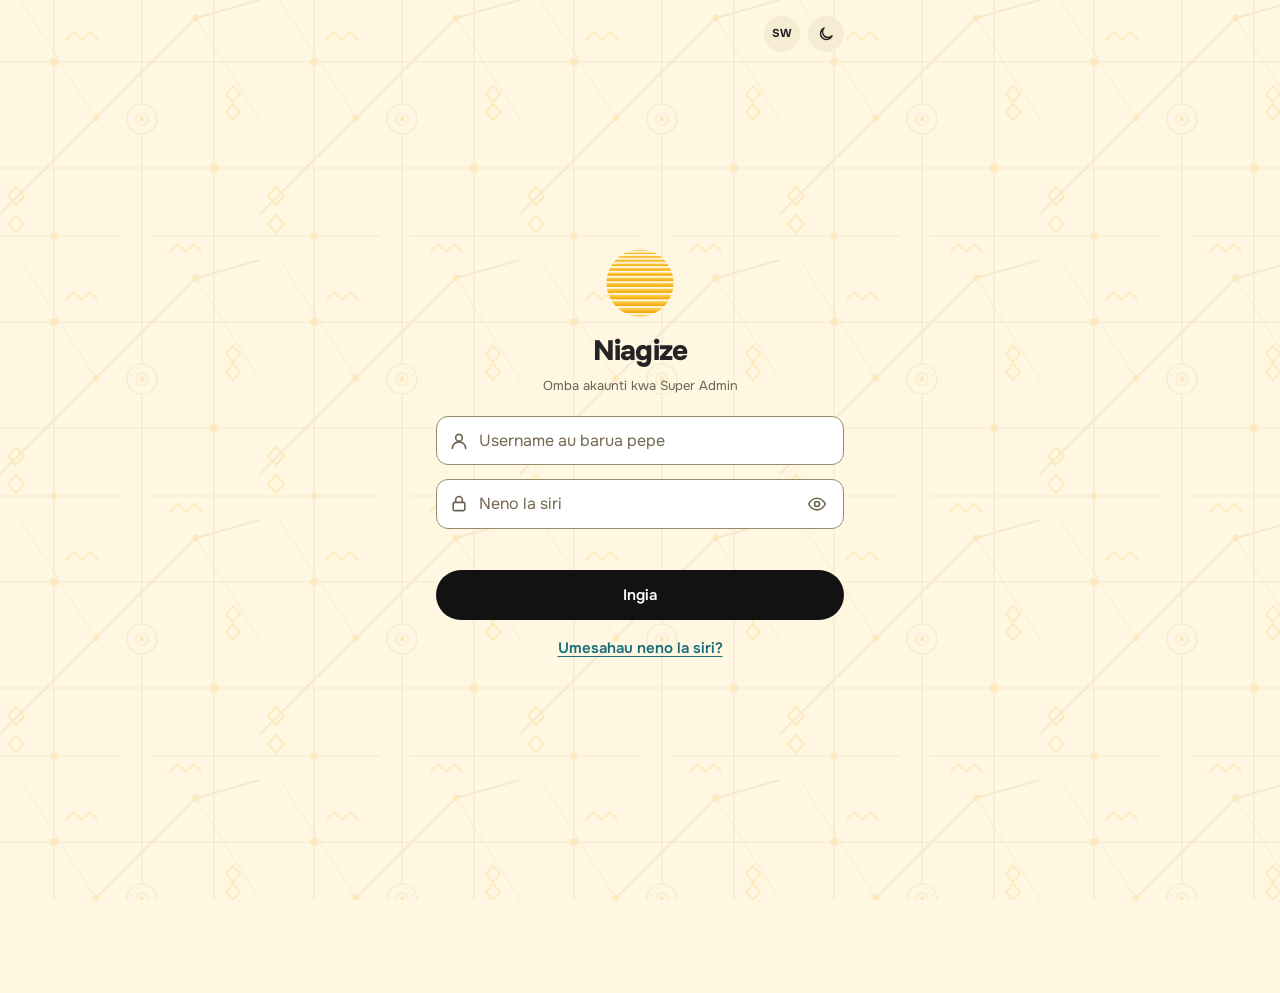
<file: admin/index.html>
<!doctype html>
<html lang="sw">
<head><meta name="robots" content="noindex">
<meta charset="utf-8">
<meta name="viewport" content="width=device-width, initial-scale=1, viewport-fit=cover">
<title>Niagize</title>
<meta property="og:title" content="Niagize">
<meta property="og:description" content="Oda mpya · Niagize Kariakoo">
<meta property="og:image" content="https://niagize.tz/og-v3.jpg">
<meta property="og:image:width" content="1200">
<meta property="og:image:height" content="630">
<meta name="theme-color" content="#121212">
<link rel="manifest" href="manifest.webmanifest">
<link rel="icon" href="../icon-boss-192.png?v=3">
<link rel="apple-touch-icon" href="../icon-boss-192.png?v=3">
<meta name="apple-mobile-web-app-capable" content="yes">
<meta name="apple-mobile-web-app-title" content="Niagize">
<link rel="preconnect" href="https://fonts.googleapis.com">
<link rel="preconnect" href="https://fonts.gstatic.com" crossorigin>
<link href="https://fonts.googleapis.com/css2?family=Onest:wght@400;500;600;700;800&display=swap" rel="stylesheet">
<link rel="stylesheet" href="../shared/style.css">
<style>
.vipl{margin-bottom:3px;line-height:1}.vipl .tag{margin:0 !important;vertical-align:baseline !important}
/* Boss side v2: Shopify-style dashboard, orders, products. Framed icons, back arrows, quiet colour. */
.app{max-width:640px;margin:0 auto;min-height:100vh;padding-bottom:calc(92px + env(safe-area-inset-bottom,0px))}
header.top{position:sticky;top:0;z-index:20;background:var(--navy);color:var(--on-navy);padding:10px var(--gr) 10px var(--gl);padding-top:calc(10px + env(safe-area-inset-top,0px));display:flex;align-items:center;gap:6px;overflow:hidden}
header.top .mark{margin-right:auto}
header.top .sunload{width:26px;height:26px}
.upn{font-family:var(--num);font-size:12px;color:var(--jua);font-weight:600;margin-left:-2px;margin-right:4px;position:relative;z-index:1}
main{padding:0 var(--gr) 0 var(--gl);display:flex;flex-direction:column;gap:14px}
.sec-h{display:flex;align-items:center;gap:8px;margin-top:4px}
.sec-h h2{font-size:16px;flex:1}
.card{background:var(--card);border:1px solid var(--line);border-radius:16px;padding:14px}
/* dashboard */
.period{display:inline-flex;background:var(--sunk);border-radius:999px;padding:3px}
.period button{border:0;background:transparent;border-radius:999px;padding:6px 12px;font-size:12.5px;font-weight:600;color:var(--dim)}
.period button[aria-pressed="true"]{background:var(--card);color:var(--ink);box-shadow:var(--shadow-xs)}
.kpis{display:grid;grid-template-columns:1fr 1fr;gap:10px}
.addrrow{display:flex;gap:10px;align-items:center;background:var(--card);border:1px solid var(--line);border-radius:14px;padding:10px 12px}
.addrrow .tt{font-weight:600}.addrrow .ss{font-size:13px;color:var(--dim)}.addrrow .chev{width:18px;height:18px}
.freechip{flex:none;align-self:center}.lockic{display:grid;place-items:center;width:28px;height:28px;color:var(--dim)}.lockic svg{width:16px;height:16px}
.poitem{display:flex;flex-direction:column;gap:8px;padding:4px 0}
.poitem img{width:100%;max-height:320px;object-fit:contain;border-radius:14px;background:var(--sunk);cursor:zoom-in}
.podesc{background:var(--sunk);border-radius:12px;padding:10px 12px;display:flex;flex-direction:column;gap:2px}.podesc div{font-weight:600;white-space:pre-wrap}
.vipcard{display:flex;align-items:center;gap:12px;width:100%;text-align:left;background:var(--card);border:1px solid var(--line);border-radius:16px;padding:12px 14px;color:var(--ink);cursor:pointer}
.vipcard .fi{background:var(--sunk);font-size:20px}.vipcard .grow{flex:1;min-width:0}.vipcard>svg{width:18px;height:18px;flex:none;opacity:.6}.vipcard b{font-size:15px}
.vipsum{display:grid;grid-template-columns:repeat(3,1fr);gap:8px}.vipsum div{background:var(--card);border:1px solid var(--line);border-radius:14px;padding:10px;text-align:center;display:flex;flex-direction:column;gap:2px}
.vipsum b{font-size:20px}.vipsum span{font-size:11.5px;color:var(--dim)}
.viprow{display:flex;align-items:center;gap:10px;background:var(--card);border:1px solid var(--line);border-radius:14px;padding:10px 12px}
.viprow .rk{width:30px;text-align:center;font-weight:800;font-size:15px;flex:none}.viprow .nm{font-weight:700;white-space:nowrap;overflow:hidden;text-overflow:ellipsis}
.vstars{display:inline-flex;gap:2px;line-height:1}.vstars i{display:inline-flex;color:var(--line)}.vstars i svg{width:12px;height:12px}.vstars i.on{color:var(--jua)}
.gjeye{margin-left:auto;border:1px solid var(--line);background:var(--card);color:var(--ink);width:34px;height:34px;border-radius:50%;display:grid;place-items:center;cursor:pointer}.gjeye svg{width:18px;height:18px}
.kpi.profit .l{display:flex;align-items:center;gap:6px;width:100%}.gjdots{letter-spacing:.12em}
.kpi.profit{grid-column:1/-1}
.icopick{border:0;background:none;padding:0;display:grid;place-items:center;cursor:pointer}.icopick img{width:20px;height:20px}
.icopick.big{width:44px;height:44px;flex:none}.icopick.big img{width:28px;height:28px}.icopick.on{outline:2px solid var(--jua);outline-offset:2px;border-radius:50%}
.icogrid{display:grid;grid-template-columns:repeat(6,1fr);gap:6px;background:var(--sunk);border-radius:14px;padding:10px}
.icogrid button{aspect-ratio:1;border:0;border-radius:12px;background:var(--card);display:grid;place-items:center;cursor:pointer}
.icogrid button img{width:70%;height:70%}.icogrid button[aria-pressed="true"]{outline:2px solid var(--jua);background:var(--sunk)}
.fi.c3dw{background:var(--sunk)}.fi.c3dw img{width:26px;height:26px}
.btn.locked{opacity:.55}
#t_total{font-size:18px}#t_total::placeholder{font-size:14px}
.ifield.private{background:var(--sunk);border-color:transparent}.ifield .lock{font-size:13px;opacity:.7;padding-right:4px}
.kpi{background:var(--card);border:1px solid var(--line);border-radius:16px;padding:12px 14px;display:flex;flex-direction:column;gap:4px;text-align:left;color:var(--ink)}
.kpi .l{font-size:12.5px;color:var(--dim);display:flex;align-items:center;gap:6px}
.kpi .l .fi{width:26px;height:26px}.kpi .l .fi svg{width:14px;height:14px}
.kpi .v{font-family:var(--num);font-size:22px;font-weight:600;letter-spacing:-.02em}
.kpi .s{font-size:12px;color:var(--faint)}
.kpi .s b{color:var(--blue)}
.bars{display:flex;align-items:flex-end;gap:6px;height:110px;padding-top:6px}
.bars .b{flex:1;display:flex;flex-direction:column;align-items:center;gap:4px;height:100%;justify-content:flex-end}
.bars .b i{display:block;width:100%;max-width:26px;border-radius:6px 6px 2px 2px;background:var(--bar);min-height:3px}

:root[data-theme="dark"] .bars .b i.today{background:var(--jua)}
.bars .b i.today{background:var(--jua)}
.bars .b span{font-size:11px;color:var(--faint);font-family:var(--num)}
.bars .b em{font-style:normal;font-size:11px;font-family:var(--num);color:var(--dim)}
.funnel{display:flex;flex-direction:column;gap:8px}
.fr{display:grid;grid-template-columns:92px 1fr 44px;align-items:center;gap:8px;font-size:13px}
.fr .tr{height:10px;border-radius:5px;background:var(--sunk);overflow:hidden}
.fr .tr i{display:block;height:100%;background:var(--jua);border-radius:5px}
.fr b{font-family:var(--num);text-align:right;font-weight:600}
.tops .t{display:flex;align-items:center;gap:10px;padding:8px 0;border-top:1px solid var(--line)}
.tops .t:first-child{border-top:0}
.tops img{width:40px;height:40px;border-radius:10px;object-fit:cover;background:var(--sunk)}
.qtiles{display:grid;grid-template-columns:repeat(4,1fr);gap:6px;background:var(--card);border:1px solid var(--line);border-radius:16px;padding:14px 4px}
.qt{display:flex;flex-direction:column;align-items:center;gap:6px;background:none;border:0;padding:0;color:var(--ink);font-size:12px;font-weight:500;position:relative;text-align:center}
.qt .fi{width:48px;height:48px}.qt .fi svg{width:22px;height:22px}
.preview{display:block;text-decoration:none;color:inherit;background:var(--card);border:1px solid var(--line);border-radius:16px;overflow:hidden}
.preview .pg{display:grid;grid-template-columns:repeat(4,1fr);gap:6px;padding:10px}
.preview .pg img,.preview .pg span{width:100%;aspect-ratio:1/1;object-fit:cover;border-radius:9px;background:var(--sunk);display:block}
.list{display:flex;flex-direction:column;background:var(--card);border:1px solid var(--line);border-radius:var(--r);overflow:hidden}
.li{display:flex;gap:10px;align-items:center;padding:10px 12px;border-top:1px solid var(--line)}
.li:first-child{border-top:0}
.li .t{font-weight:600;overflow:hidden;text-overflow:ellipsis;white-space:nowrap}
.li .s{font-size:12.5px;color:var(--dim);margin-top:2px}
.thumb{width:48px;height:48px;border-radius:10px;object-fit:cover;background:var(--sunk);flex:none}
/* orders */
.oc{display:flex;gap:12px;align-items:center;width:100%;text-align:left;background:var(--card);border:1px solid var(--line);border-radius:14px;padding:12px;color:var(--ink)}
.oc .th{display:flex;flex:none;width:68px;position:relative}
.oc .th .pocam{position:absolute;right:-4px;bottom:-4px;width:20px;height:20px;border-radius:50%;background:var(--jua);color:var(--on-jua);display:grid;place-items:center;font-style:normal}.oc .th .pocam svg{width:12px;height:12px}
.newtag{display:inline-block;font-size:11px;font-weight:700;background:transparent;color:var(--cyan-text);box-shadow:inset 0 0 0 1.5px var(--cyan);border-radius:6px;padding:1px 6px;vertical-align:2px}
.oc .th img{width:40px;height:40px;border-radius:10px;object-fit:cover;border:2px solid var(--card);margin-left:-12px;background:var(--sunk)}
.oc .th img:first-child{margin-left:0}
.oc .c{font-family:var(--num);font-weight:600}
.oc .m{font-size:12.5px;color:var(--dim)}
.oc .r{margin-left:auto;display:flex;flex-direction:column;align-items:flex-end;gap:6px}
.oc .r b{font-family:var(--num);font-size:13.5px}
.oc.new{border-color:var(--blue)}
.operiod{align-self:flex-start}
.phonerow{display:flex;gap:8px;align-items:center;min-width:0}
.phonerow .ifield{flex:1 1 auto;min-width:0}
.phonerow .fi{width:48px;height:48px;flex:none}
.slot.full .crp{position:absolute;left:6px;bottom:6px;width:28px;height:28px;border-radius:50%;border:0;background:var(--photo-ink);color:var(--on-navy);display:grid;place-items:center;padding:0}
.slot.full .crp svg{width:15px;height:15px}
.cropv{display:flex;gap:12px;align-items:center;justify-content:center;padding:12px;flex:1;min-height:0}
.cframe{position:relative;width:min(78vw,420px);aspect-ratio:1/1;overflow:hidden;border-radius:12px;background:var(--navy);touch-action:none;cursor:grab;flex:none}
.cframe img{position:absolute;left:0;top:0;transform-origin:0 0;user-select:none;-webkit-user-drag:none;max-width:none}
.cframe::after{content:"";position:absolute;inset:0;pointer-events:none;background:linear-gradient(var(--grid-line),var(--grid-line)) 33.33% 0/1px 100% no-repeat,linear-gradient(var(--grid-line),var(--grid-line)) 66.66% 0/1px 100% no-repeat,linear-gradient(var(--grid-line),var(--grid-line)) 0 33.33%/100% 1px no-repeat,linear-gradient(var(--grid-line),var(--grid-line)) 0 66.66%/100% 1px no-repeat}
.ctools{display:flex;flex-direction:column;gap:10px}
.ctools button{width:40px;height:40px;border-radius:50%;border:1px solid var(--line);background:var(--card);color:var(--ink);display:grid;place-items:center;padding:0}
.ctools button svg{width:18px;height:18px}
.ctools .ok{background:var(--jua);border-color:var(--jua);color:var(--on-jua)}
.oc .tm{font-size:12px;color:var(--faint);font-family:var(--num)}
.oc .claim{font-size:11px;font-weight:600;color:var(--green);display:block;margin-top:2px}
.chip .cnt{font-family:var(--num);font-size:11.5px;background:var(--sunk);border-radius:999px;padding:1px 7px;margin-left:2px}
.chip[aria-pressed="true"] .cnt{background:var(--tint-dark)}
.ocard{background:var(--card);border:1px solid var(--line);border-radius:16px;padding:12px 14px;display:flex;flex-direction:column;gap:10px;color:var(--ink);text-align:left;width:100%}
.ocard .top{display:flex;align-items:center;gap:6px;font-size:12.5px;color:var(--dim)}
.ocard .top .fi{width:26px;height:26px}.ocard .top .fi svg{width:14px;height:14px}
.ocard .mid{display:flex;align-items:center;gap:14px}
.ocard .big{font-family:var(--num);font-size:34px;font-weight:600;letter-spacing:-.03em;min-width:64px;text-align:center}
.ocard .rows{display:flex;flex-direction:column;gap:4px;flex:1;border-left:1px solid var(--line);padding-left:14px}
.ocard .rw{display:flex;align-items:center;gap:8px;font-size:13.5px}
.ocard .rw b{font-family:var(--num);min-width:22px;text-align:right}
.ocard .rw i{width:8px;height:8px;border-radius:50%;flex:none}
.stockpill{display:inline-flex;align-items:center;gap:6px;background:var(--card);border:1px solid var(--line);border-radius:999px;padding:5px 11px 5px 6px;font-size:12.5px;color:var(--dim)}
.stockpill b{font-family:var(--num);color:var(--ink)}
.stockpill .fi{width:22px;height:22px}.stockpill .fi svg{width:12px;height:12px}
.strip{display:flex;gap:8px;overflow-x:auto;scroll-snap-type:x mandatory;padding:10px;background:var(--card);border:1px solid var(--line);border-radius:16px;scrollbar-width:none}
.strip::-webkit-scrollbar{display:none}
.strip button{flex:0 0 31%;max-width:150px;border:0;padding:0;background:none;scroll-snap-align:start;text-align:left;color:var(--ink);display:flex;flex-direction:column;gap:4px}
.strip img{width:100%;aspect-ratio:1/1;object-fit:cover;border-radius:10px;background:var(--sunk);display:block}
.strip .nm{font-size:12px;font-weight:500;white-space:nowrap;overflow:hidden;text-overflow:ellipsis}
.strip .pr{font-size:11.5px;color:var(--dim);font-family:var(--num)}
.cust .av.tap{border:1.5px dashed var(--jua);cursor:pointer;color:var(--jua-text)}
.claimbox{display:flex;flex-direction:column;gap:4px;background:var(--green-soft);border-radius:12px;padding:10px 12px}
.claimbox .rw{display:flex;justify-content:space-between;gap:10px;font-size:13.5px}
.claimbox .rw b{font-family:var(--num)}
.ratebox{display:flex;align-items:center;gap:8px;background:var(--sunk);border-radius:12px;padding:10px 12px;font-size:13.5px}
.ratebox .st{color:var(--jua);letter-spacing:2px}
.ci{display:grid;grid-template-columns:52px 1fr auto;gap:10px;align-items:center;padding:8px 0;border-top:1px solid var(--line)}
.ci:first-child{border-top:0}
.ci img{width:52px;height:52px;border-radius:10px;object-fit:cover;background:var(--sunk)}
.ci .n{font-weight:600;font-size:14px;line-height:1.25}
.ci .p{font-family:var(--num);font-size:12.5px;color:var(--dim)}
.ci b{font-family:var(--num);font-size:13.5px}
.total{display:flex;justify-content:space-between;align-items:baseline;font-weight:600}
.total b{font-family:var(--num);font-size:19px}
.cust{display:flex;align-items:center;gap:10px}
.cust .av{width:42px;height:42px;border-radius:50%;background:var(--sunk);display:grid;place-items:center;font-family:var(--display);font-weight:800;flex:none}
.nextbar{display:flex;gap:8px}
.nextbar .btn{flex:1;border-radius:999px;min-height:50px}
.reasons{display:flex;flex-wrap:wrap;gap:6px}
/* products */
.ph{display:flex;align-items:center;gap:10px;padding-top:14px}
.ph h1{font-size:22px;flex:1}
.tools{display:flex;align-items:center;gap:8px}
.tools .chips{flex:1}
.grid{display:grid;grid-template-columns:1fr 1fr;gap:10px}
.pcard{position:relative;background:var(--card);border:1px solid var(--line);border-radius:14px;overflow:hidden;text-align:left;padding:0;display:flex;flex-direction:column;color:var(--ink)}
.pcard .popen{all:unset;display:block;cursor:pointer;position:relative}
.pcard .pacts{display:flex;justify-content:flex-end;gap:8px;padding:0 10px 10px}
.pcard .pr.noprice{color:var(--red);font-family:var(--body);font-size:12.5px}
.pcard img{width:100%;aspect-ratio:1/1;object-fit:cover;background:var(--sunk);display:block}
.pcard .in{padding:8px 10px 10px;display:flex;flex-direction:column;gap:3px;min-width:0}
.pcard .nm{font-weight:600;font-size:13.5px;line-height:1.25;display:-webkit-box;-webkit-line-clamp:2;-webkit-box-orient:vertical;overflow:hidden;min-height:2.5em}
.pcard .pr{font-family:var(--num);font-weight:600;font-size:13.5px}
.pcard .meta{display:flex;align-items:center;gap:6px;justify-content:space-between;font-size:11px;color:var(--faint)}
.pcard .tag{position:absolute;left:8px;top:8px}
.pcard.dim img{opacity:.55}
.pill svg{width:13px;height:13px}
nav.tabs{position:fixed;left:0;right:0;bottom:0;z-index:30;background:var(--navy);border-top:1px solid var(--nav-raise);padding-bottom:env(safe-area-inset-bottom,0px)}
nav.tabs .in{max-width:640px;margin:0 auto;display:grid;grid-template-columns:1fr 1fr 84px 1fr 1fr;align-items:center;height:66px}
nav.tabs button.tab{background:none;border:0;display:flex;flex-direction:column;align-items:center;gap:3px;font-size:11px;font-weight:500;color:var(--on-navy-dim);height:100%;justify-content:center;position:relative}
nav.tabs button.tab svg{width:22px;height:22px}
nav.tabs button.tab[aria-current="page"]{color:var(--cyan);font-weight:600}
nav.tabs .bdg{position:absolute;top:8px;left:calc(50% + 4px);min-width:17px;height:17px;border-radius:9px;background:var(--jua);color:var(--on-jua);font-size:11px;font-weight:700;display:grid;place-items:center;padding:0 4px;font-family:var(--num)}
.fab{display:flex;flex-direction:column;align-items:center;gap:2px;margin-top:-28px;cursor:pointer}
.fab span.c{width:58px;height:58px;border-radius:50%;background:var(--jua);border:4px solid var(--navy);box-shadow:var(--shadow);display:grid;place-items:center;color:var(--on-jua)}
.fab span.c svg{width:25px;height:25px}
.fab span.l{font-size:11.5px;font-weight:600;color:var(--on-navy)}
.fileHidden{position:absolute;width:1px;height:1px;opacity:0;pointer-events:none}
.slots{display:grid;grid-template-columns:repeat(3,1fr);gap:8px}
.slot{position:relative;aspect-ratio:1/1;border-radius:12px;overflow:hidden;background:var(--sunk);border:1.5px dashed var(--line);display:grid;place-items:center;color:var(--dim);cursor:pointer}
.slot img{width:100%;height:100%;object-fit:cover;display:block}
.slot.full{border-style:solid}
.slot.off{opacity:.45;cursor:default}
.slot .rm{position:absolute;top:5px;right:5px;width:28px;height:28px;border-radius:50%;border:0;background:var(--photo-ink);color:var(--on-navy);display:grid;place-items:center}
.slot .rm svg{width:15px;height:15px}
.slot>svg{width:26px;height:26px}
.catpick{display:flex;flex-wrap:wrap;gap:6px}
.subpick .chip{padding:5px 11px;font-size:12.5px;background:transparent}
.subpick .chip[aria-pressed="true"]{background:var(--sunk);color:var(--ink);border-color:var(--ink)}
.ratepick{display:flex;gap:8px}
.ratepick button{border:1px solid var(--line);background:var(--card);border-radius:999px;padding:7px 12px;font-size:12.5px;font-weight:600;color:var(--dim);display:flex;align-items:center;gap:6px}
.ratepick button[aria-pressed="true"]{border-color:var(--ink);color:var(--ink)}
.ft2{display:flex;gap:8px}
.ft2 .btn{flex:1}
.ibtn{width:40px;height:40px;border-radius:50%;border:1px solid var(--line);background:var(--card);display:grid;place-items:center;color:var(--dim)}
.ibtn svg{width:19px;height:19px}
.ibtn[aria-pressed="true"]{background:var(--navy);border-color:var(--navy);color:var(--on-navy)}
:root[data-theme="dark"] .ibtn[aria-pressed="true"]{background:var(--jua);border-color:var(--jua);color:var(--on-jua)}
.prof{display:flex;flex-direction:column;align-items:center;gap:8px;padding:8px 0 4px}
.prof .ring{width:96px;height:96px;border-radius:50%;padding:4px;background:var(--jua)}
.prof .ring>span:not(.avcam){width:100%;height:100%;border-radius:50%;background:var(--navy);color:var(--jua);display:grid;place-items:center;font-family:var(--display);font-weight:800;font-size:32px;border:3px solid var(--paper)}
.prof .nm{font-family:var(--display);font-weight:800;font-size:20px;text-align:center}
.mrow{display:flex;align-items:center;gap:14px;width:100%;background:var(--card);border:1px solid var(--line);border-radius:14px;padding:13px 14px;text-align:left;color:var(--ink)}
.mrow .fi{width:34px;height:34px}.mrow .fi svg{width:17px;height:17px}
.mrow .chev{width:18px;height:18px;color:var(--faint);margin-left:auto}
.mrow .tt{font-weight:600}.mrow .ss{font-size:12.5px;color:var(--dim)}
.mrow.red{color:var(--red)}
.pay{display:grid;grid-template-columns:1fr auto;gap:6px;background:var(--card);border:1px solid var(--line);border-radius:12px;padding:8px}
.pay select,.pay input{border:1px solid var(--line);background:var(--paper);border-radius:9px;padding:9px 10px;min-height:40px;outline:none;width:100%}
.pay .two{grid-column:1/-1;gap:6px}
.member{display:flex;align-items:center;gap:12px;padding:10px 0;border-top:1px solid var(--line)}
.member:first-child{border-top:0}
.member .avs{width:40px;height:40px;border-radius:50%;background:var(--sunk);display:grid;place-items:center;font-family:var(--display);font-weight:800;flex:none}
.step{display:flex;gap:12px;align-items:center;padding:10px 0;border-top:1px solid var(--line)}
.step:first-child{border-top:0}
.step .n{width:30px;height:30px;border-radius:50%;display:grid;place-items:center;font-family:var(--num);font-weight:600;background:var(--sunk);flex:none}
.step.done .n{background:var(--ink);color:var(--paper)}.step.done .tt{text-decoration:line-through;color:var(--dim)}
.binst{list-style:none;margin:0 0 6px;padding:10px 12px;background:var(--sunk);border-radius:14px;display:flex;flex-direction:column;gap:9px;font-size:13.5px;line-height:1.35}
.binst li{display:flex;gap:10px;align-items:flex-start}
.binst .bn{width:22px;height:22px;border-radius:50%;background:var(--jua);color:var(--on-jua);display:grid;place-items:center;font-size:12px;font-weight:700;flex:none}
.step .n svg{width:16px;height:16px}
.bline{display:flex;gap:10px;align-items:center;padding:11px 12px;border-radius:12px;background:var(--card);border:1px solid var(--line);font-size:15px;line-height:1.35;text-align:left;color:var(--ink);font:inherit;width:100%}
.bline.warn{background:var(--amber-soft);border-color:transparent}
.bline svg{width:18px;height:18px;flex:none}
.step .tt{font-weight:600}.step .ss{font-size:12.5px;color:var(--dim)}
.delbox{display:flex;flex-direction:column;align-items:center;gap:12px;text-align:center;padding:6px 0}
.delbox .big{width:64px;height:64px;border-radius:50%;background:var(--red-soft);color:var(--red);display:grid;place-items:center;position:relative}
.delbox .big svg{width:30px;height:30px}
.login{min-height:100vh;display:flex;flex-direction:column;justify-content:center;gap:14px;padding:24px var(--gr) 24px var(--gl);max-width:440px;margin:0 auto;position:relative}
.login .corner{position:absolute;top:calc(16px + env(safe-area-inset-top,0px));right:var(--gr);display:flex;gap:8px}
.login .corner .hbtn{background:var(--sunk);color:var(--ink)}
.eye{border:0;background:none;color:var(--dim);display:grid;place-items:center;padding:4px}
.eye svg{width:20px;height:20px}
.sharebox{display:flex;align-items:center;gap:10px;background:var(--sunk);border-radius:14px;padding:10px 10px 10px 14px}
.sharebox .u{font-family:var(--num);font-size:12.5px;color:var(--dim);overflow:hidden;text-overflow:ellipsis;white-space:nowrap;flex:1}
/* v2.1 */
.kpi.sales{background:var(--ocean);border-color:var(--ocean);color:var(--on-navy)}
.kpi.sales .v{color:var(--jua)} .kpi.sales .l,.kpi.sales .s{color:var(--on-navy-dim)} .kpi.sales .fi{background:var(--on-navy-tint);color:var(--jua)}
.ofchips.three{display:grid!important;grid-template-columns:auto 1.4fr 1.2fr;gap:6px;overflow:visible;padding-left:0;padding-right:0}.ofchips.three .chip{justify-content:center;min-width:0;padding-left:8px;padding-right:8px;white-space:nowrap}
.otag{display:flex!important;flex-wrap:wrap;align-items:center;gap:4px 8px}.otag .onx{font-size:12.5px;font-weight:600;color:var(--ink);white-space:nowrap}
.osearch{display:flex;align-items:center;gap:6px;flex:1;min-width:0;max-width:220px;margin-left:auto;background:var(--card);border:1px solid var(--line);border-radius:999px;height:38px;padding:0 12px}
.osearch svg{width:16px;height:16px;color:var(--dim);flex:none}
.osearch input{border:0;outline:none;background:transparent;min-width:0;flex:1;font-family:var(--num);text-transform:uppercase}
.osearch input::placeholder{font-family:var(--body);text-transform:none}
.ph h1{flex:0 0 auto}
.subchips .chip{background:transparent;border-color:transparent;color:var(--dim);padding:4px 10px;font-size:12.5px}
.subchips .chip[aria-pressed="true"]{background:var(--sunk);border-color:var(--sunk);color:var(--ink)}
.feerow{display:flex;align-items:center;gap:10px;background:var(--paper);border:1px solid var(--line);border-radius:12px;padding:8px 12px}
.feerow.bad{border-color:var(--red);box-shadow:0 0 0 3px var(--red-ring)}
.feerow .grow{display:flex;flex-direction:column}
.feerow input{border:0;outline:none;background:transparent;width:100%;padding:2px 0;font-family:var(--num);font-weight:600}
.feerow input::placeholder{font-family:var(--body);font-weight:400;color:var(--faint)}
.ci .note{font-size:12px;color:var(--dim);background:var(--sunk);border-radius:8px;padding:3px 8px;margin-top:3px;display:inline-block}
.catpick.bad{outline:2px solid var(--red);outline-offset:4px;border-radius:12px}
.slots.bad{outline:2px solid var(--red);outline-offset:4px;border-radius:14px}
.sendbtn{width:46px;height:46px;border-radius:50%;border:0;background:var(--ink);color:var(--paper);display:grid;place-items:center;flex:none}
.sendbtn svg{width:19px;height:19px}
.spinning svg{animation:spin .8s linear infinite}
.nudge{display:flex;align-items:center;gap:12px;background:var(--jua-soft);border:1px solid var(--line-soft);border-radius:16px;padding:12px 8px 12px 14px}
.nudge b{font-size:14.5px}
.alertshero{display:flex;flex-direction:column;align-items:center;gap:10px;padding:10px 0 4px}
.alertshero .ring{width:84px;height:84px;border-radius:50%;background:var(--jua);color:var(--on-jua);display:grid;place-items:center}
.alertshero .ring svg{width:38px;height:38px}
.login .brandmark{display:block}

/* ===== v2.15 Calm pass (Boss): locked palette, one card / tag / button size ===== */
/* order page: customer card */
.ocard2{display:flex;flex-direction:column;gap:0;padding:4px 14px}
.orow{display:flex;align-items:center;gap:10px;padding:10px 0;border-top:1px solid var(--line);min-width:0}
.orow:first-child{border-top:0}
.orow .nm{font-weight:600}
.orow .av{width:40px;height:40px;border-radius:50%;background:var(--sunk);display:grid;place-items:center;font-weight:700;flex:none;border:0;color:var(--ink)}
.orow .av svg{width:18px;height:18px}
.cust .av.tap,.orow .av.tap{border:1.5px dashed var(--faint);color:var(--dim);background:transparent}
.orow .ifield{flex:1 1 auto;min-width:0;min-height:48px;background:var(--paper)}
.orow .ifield.need{border-style:dashed;border-color:var(--faint)}
.orow .fi{width:40px;height:40px}
.orow .linkbtn{color:var(--cyan-text);text-decoration:none;font-weight:600}
/* items: urgency tag right under the items */
.otags{display:flex;gap:8px;padding-top:10px;margin-top:2px;border-top:1px solid var(--line)}
.ci{grid-template-columns:52px 1fr auto}
.ci .note{background:var(--sunk);color:var(--dim)}
/* money card: label left, value right, actions in a 32px column */
.mcard{display:flex;flex-direction:column;gap:0;padding:4px 14px}
.mrow2{display:flex;align-items:center;gap:10px;padding:10px 0;border-top:1px solid var(--line);min-height:52px}
.mrow2:first-child{border-top:0}
.mrow2 .lb{display:block;font-size:12.5px;color:var(--dim)}
.mrow2 .grow{display:flex;flex-direction:column;min-width:0}
.mrow2 input{border:0;outline:none;background:transparent;width:100%;padding:2px 0;font-family:var(--num);font-weight:600;font-size:16px;color:var(--ink)}
.mrow2 input::placeholder{font-family:var(--body);font-weight:400;color:var(--faint)}
.mrow2.sub{min-height:0;padding:6px 0;border-top:0;font-size:13px;color:var(--dim)}
.mrow2.tot{font-weight:600}.mrow2.tot b{font-size:20px;letter-spacing:-.02em}
.mrow2.gj b{font-size:15px}
.mrow2.bad{border-color:var(--line)}.mrow2.bad .lb{color:var(--red)}
.mrow2 .fi.sm{width:32px;height:32px}
.mrow2 .lockic{width:32px;height:32px}
.freechip{height:36px;padding:0 14px}
.mcard .ferr:empty{display:none}.mcard .hint{padding-bottom:8px}
.note2{display:flex;flex-direction:column;gap:8px;padding:12px 14px}
.note2 .ic{width:16px;height:16px;flex:none;color:var(--dim)}
.note2 .st{color:var(--jua);letter-spacing:2px}
/* footer: all 48 high; round icon buttons, one gold pill */
.nextbar{display:flex;gap:8px;align-items:center}
.nextbar .btn{flex:1;border-radius:999px;min-height:48px}
.rb{width:48px;height:48px;border-radius:50%;border:1px solid var(--line);background:var(--card);color:var(--ink);display:grid;place-items:center;flex:none;padding:0}
.rb svg{width:20px;height:20px}.rb.danger{color:var(--red)}
.btn.locked{opacity:1;background:var(--sunk)!important;color:var(--dim)!important}
/* order list */
.otag{display:block;margin-top:6px}
.oc.new{border-color:var(--cyan)}
.oc .claim{color:var(--cyan-text)}
/* dashboard: neutral cards, colour only where it means something */
.vipcard .fi{background:var(--sunk);color:var(--ink)}.vipcard .fi svg{width:19px;height:19px}
.vipcard .vn{font-size:15px;font-weight:700;background:var(--sunk);border-radius:8px;padding:2px 9px}
/* top customers */
.vipf .chip svg{width:13px;height:13px;color:var(--jua-text)}
.vipf .chip[aria-pressed="true"] svg{color:var(--on-jua)}
.viprow{border:0;border-radius:0;box-shadow:none!important}
.viprow .rk{width:24px;text-align:center;font-weight:700;color:var(--dim);flex:none}
/* inline saves are quiet: only the footer action is gold */
.orow .fi.jua,.mrow2 .fi.jua{background:var(--sunk);color:var(--ink);border:1px solid var(--line)}
/* v2.16 wave 3: dashboard opens on the job; KPIs as type */
.job{display:flex;align-items:center;gap:12px;background:var(--card);border:1px solid var(--line);border-radius:16px;padding:10px 10px 10px 12px}
.job b{font-size:15px}.job.on{border-color:var(--jua)}
.jobgo{border-radius:999px;min-height:40px;padding:8px 14px}
.nudge{background:var(--card);border-color:var(--line)}
.kpil{padding:2px 14px}
.kr{display:flex;align-items:center;gap:10px;padding:12px 0;border-top:1px solid var(--line)}.kr:first-child{border-top:0}
.kl{flex:1;min-width:0;display:flex;flex-direction:column;gap:2px;font-size:13.5px;color:var(--dim)}
.ks{font-size:12px;color:var(--faint);display:flex;align-items:center;gap:4px}
.kst{display:inline-flex;color:var(--jua)}.kst svg{width:12px;height:12px;fill:currentColor;stroke:none}
.kv{font-size:20px;font-weight:600;letter-spacing:-.02em;color:var(--ink);white-space:nowrap}
.kr .gjeye{margin-left:0;flex:none}
.ocard .top{font-size:12.5px;color:var(--dim)}
/* v2.17 Boss */
.oacts{display:flex;flex-wrap:wrap;gap:8px}
.tag.tbtn{border:0;cursor:pointer;height:40px;padding:0 14px;border-radius:999px;font-size:13px;color:var(--ink)}
.tag.tbtn svg{width:15px;height:15px}
.tag.tbtn.danger{color:var(--red)}.tag.tbtn.danger svg{color:var(--red)}
.archbar{gap:10px;align-items:center}.archbar .hint{flex:1}
.ring.avpick{border:0;padding:4px;cursor:pointer;position:relative;overflow:visible}
.ring.avpick img{position:absolute;inset:4px;width:calc(100% - 8px);height:calc(100% - 8px);border-radius:50%;object-fit:cover;z-index:1}
.avcam{position:absolute;right:-2px;bottom:-2px;z-index:2;width:30px;height:30px;border-radius:50%;background:var(--jua);color:var(--on-jua);display:grid;place-items:center;border:2px solid var(--paper)}
.avcam svg{width:15px;height:15px}
.hbtn.av{position:relative;overflow:hidden}.hbtn.av img{position:absolute;inset:0;width:100%;height:100%;object-fit:cover;z-index:1}
.mrow2.pays .chips{margin-top:6px;flex-wrap:wrap}
.ocard .rows .rw i{width:9px;height:9px}
</style>
</head>
<body>
<script>window.NIAGIZE_APP = "boss";</script>
<div class="app" id="app"></div>
<script>/* v2.17: blank-screen guard: if the app hasn't drawn after 6 s (no network, a file missing), say so */
setTimeout(function(){var a=document.getElementById("app");if(!a||a.children.length||document.getElementById("errRoot"))return;
a.innerHTML='<div style="min-height:80vh;display:grid;place-items:center;text-align:center;padding:24px"><div><b style="display:block;font-size:20px;margin-bottom:6px">'+(navigator.onLine===false?'Hakuna mtandao':'Imeshindwa kufungua')+'</b><p style="margin:0 0 18px;opacity:.7">Washa data au Wi-Fi, kisha jaribu tena.</p><button onclick="location.reload()" style="border:0;border-radius:999px;background:#FFC62D;color:#121212;font-weight:600;padding:13px 26px">Jaribu tena</button></div></div>';},6000);</script>
<div id="sheetRoot"></div>
<div id="toastRoot"></div>
<input type="file" id="pick" class="fileHidden" accept="image/*" multiple>
<input type="file" id="more" class="fileHidden" accept="image/*" multiple>
<input type="file" id="avIn" class="fileHidden" accept="image/*">

<script src="../shared/supabase-2.45.4.js"></script>
<script src="../shared/config.js"></script>
<script src="../shared/core.js"></script>
<script>
(function(){
"use strict";
var W=window.Winga,t=W.t,esc=W.esc,$=W.$;
var S={shop:{},products:[],orders:[],dash:null,days:7,me:null,status:"pilot",tab:"home",filter:"all",ofilter:"new",osub:"all",oq:"",cat:"",q:"",email:"",stage:"boot",lastCat:"fashion",lastSub:"women",team:null,pendingOrder:null,busy:false};
var Q={jobs:[],done:0,total:0,running:false};
var A=null,E=null,D=null,T=null,C=null,O=null,K=null,R=null,RC=null,P=null;   // add · edit · settings · team · confirm · order · password · reset · customer reset
var stack=[],HOW0=false,ALERT_WELCOME=false;
var URLS=new Map(); function purl(f){if(!URLS.has(f))URLS.set(f,URL.createObjectURL(f));return URLS.get(f);}
var P='<svg viewBox="0 0 24 24" fill="none" stroke="currentColor" stroke-width="1.9" stroke-linecap="round" stroke-linejoin="round">';
var IC={
 home:P+'<path d="M3 11l9-7 9 7v9a1 1 0 0 1-1 1h-5v-6h-6v6H4a1 1 0 0 1-1-1z"/></svg>',
 grid:P+'<rect x="3" y="3" width="7.5" height="7.5" rx="1.5"/><rect x="13.5" y="3" width="7.5" height="7.5" rx="1.5"/><rect x="3" y="13.5" width="7.5" height="7.5" rx="1.5"/><rect x="13.5" y="13.5" width="7.5" height="7.5" rx="1.5"/></svg>',
 inbox:P+'<path d="M3 13l3-8h12l3 8v6a1 1 0 0 1-1 1H4a1 1 0 0 1-1-1z"/><path d="M3 13h5l1.5 2.5h5L16 13h5"/></svg>',
 me:P+'<circle cx="12" cy="8" r="4"/><path d="M4 21a8 8 0 0 1 16 0"/></svg>',
 cam:P+'<path d="M4 8h3l2-3h6l2 3h3v11H4z"/><circle cx="12" cy="13" r="3.5"/></svg>',
 x:P+'<path d="M6 6l12 12M18 6L6 18"/></svg>',
 back:P+'<path d="M15 5l-7 7 7 7"/></svg>',
 minus:P+'<path d="M5 12h14"/></svg>',
 crop:P+'<path d="M6 2v14a2 2 0 0 0 2 2h14"/><path d="M2 6h14a2 2 0 0 1 2 2v14"/></svg>',
 search:P+'<circle cx="11" cy="11" r="7"/><path d="M20 20l-4-4"/></svg>',
 bulb:P+'<path d="M9 18h6M10 21h4"/><path d="M12 3a6 6 0 0 0-3.6 10.8c.6.5 1 1.2 1 2V16h5.2v-.2c0-.8.4-1.5 1-2A6 6 0 0 0 12 3z"/></svg>',
 filter:P+'<path d="M4 5h16l-6 8v5l-4 2v-7z"/></svg>',
 check:'<svg viewBox="0 0 24 24" fill="none" stroke="currentColor" stroke-width="3" stroke-linecap="round" stroke-linejoin="round"><path d="M5 12l5 5 9-10"/></svg>',
 selectSq:P+'<rect x="3.5" y="3.5" width="17" height="17" rx="4"/><path d="M8 12l3 3 5-6"/></svg>',
 trash:P+'<path d="M4 7h16M9 7V4h6v3M6 7l1 13h10l1-13M10 11v6M14 11v6"/></svg>',
 pen:P+'<path d="M4 20h4L19 9l-4-4L4 16z"/><path d="M13.5 6.5l4 4"/></svg>',
 share:P+'<path d="M12 3v12M7 8l5-5 5 5"/><path d="M5 13v7h14v-7"/></svg>',
 copy:P+'<rect x="8" y="8" width="12" height="12" rx="2"/><path d="M16 8V5a1 1 0 0 0-1-1H5a1 1 0 0 0-1 1v10a1 1 0 0 0 1 1h3"/></svg>',
 wa:'<svg viewBox="0 0 24 24" fill="currentColor"><path d="M12.04 2C6.58 2 2.13 6.45 2.13 11.91c0 1.75.46 3.45 1.32 4.95L2.05 22l5.25-1.38a9.9 9.9 0 0 0 4.74 1.21c5.46 0 9.91-4.45 9.91-9.91S17.5 2 12.04 2zm5.8 14.1c-.24.68-1.42 1.3-1.96 1.35-.5.05-.98.24-3.3-.69-2.8-1.1-4.58-3.97-4.72-4.15-.14-.18-1.12-1.49-1.12-2.85s.71-2.02.97-2.3c.25-.27.55-.34.73-.34l.53.01c.17 0 .4-.06.62.48.24.56.8 1.94.87 2.08.07.14.12.3.02.48-.09.18-.14.3-.27.46l-.41.48c-.14.14-.28.29-.12.56.16.27.71 1.17 1.53 1.9 1.05.94 1.94 1.23 2.21 1.37.27.14.43.12.59-.07.16-.18.68-.8.86-1.07.18-.27.36-.23.61-.14.25.09 1.58.75 1.85.88.27.14.45.2.52.32.07.11.07.66-.17 1.34z"/></svg>',
 phone:P+'<path d="M5 4h4l2 5-2.5 1.5a11 11 0 0 0 5 5L15 13l5 2v4a2 2 0 0 1-2 2A16 16 0 0 1 3 6a2 2 0 0 1 2-2"/></svg>',
 sun:P+'<circle cx="12" cy="12" r="4"/><path d="M12 2v2M12 20v2M2 12h2M20 12h2M4.9 4.9l1.4 1.4M17.7 17.7l1.4 1.4M4.9 19.1l1.4-1.4M17.7 6.3l1.4-1.4"/></svg>',
 moon:P+'<path d="M20 14.5A8 8 0 1 1 9.5 4a6.5 6.5 0 0 0 10.5 10.5z"/></svg>',
 out:P+'<path d="M15 4h4v16h-4M10 8l-4 4 4 4M6 12h10"/></svg>',
 plus:P+'<path d="M12 5v14M5 12h14"/></svg>',
 tag:P+'<path d="M3 12V4h8l10 10-8 8z"/><circle cx="7.5" cy="8.5" r="1.3"/></svg>',
 hash:P+'<path d="M5 9h14M5 15h14M10 4l-2 16M16 4l-2 16"/></svg>',
 text:P+'<path d="M4 6h16M4 12h16M4 18h10"/></svg>',
 box:P+'<path d="M3 7l9-4 9 4-9 4z"/><path d="M3 7v10l9 4 9-4V7M12 11v10"/></svg>',
 archive:P+'<rect x="3" y="4" width="18" height="5" rx="1.5"/><path d="M5 9v10a1 1 0 0 0 1 1h12a1 1 0 0 0 1-1V9M10 13h4"/></svg>',
 unarchive:P+'<rect x="3" y="4" width="18" height="5" rx="1.5"/><path d="M5 9v10a1 1 0 0 0 1 1h12a1 1 0 0 0 1-1V9M12 18v-6M9.5 14.5L12 12l2.5 2.5"/></svg>',
 eye:P+'<path d="M2 12s3.6-7 10-7 10 7 10 7-3.6 7-10 7S2 12 2 12z"/><circle cx="12" cy="12" r="3"/></svg>',
 eyeOff:P+'<path d="M3 3l18 18M10.6 5.1A10 10 0 0 1 12 5c6.4 0 10 7 10 7a17 17 0 0 1-3.2 4M6.6 6.6C3.8 8.4 2 12 2 12s3.6 7 10 7a9.7 9.7 0 0 0 5.4-1.6"/><path d="M9.9 9.9a3 3 0 0 0 4.2 4.2"/></svg>',
 sold:P+'<path d="M3 12V4h8l10 10-8 8z"/><path d="M7 16L17 6"/></svg>',
 store:P+'<path d="M4 9l1.5-5h13L20 9M4 9h16v11H4zM4 9a2.7 2.7 0 0 0 5.3 0 2.7 2.7 0 0 0 5.4 0A2.7 2.7 0 0 0 20 9"/><path d="M10 20v-5h4v5"/></svg>',
 team:P+'<circle cx="9" cy="8" r="3.5"/><path d="M2.5 20a6.5 6.5 0 0 1 13 0M16 5a3.5 3.5 0 0 1 0 7M18 14.5a6.5 6.5 0 0 1 3.5 5.5"/></svg>',
 gear:P+'<circle cx="12" cy="12" r="3.2"/><path d="M19.4 15a1.6 1.6 0 0 0 .3 1.8l.1.1a2 2 0 1 1-2.8 2.8l-.1-.1a1.6 1.6 0 0 0-2.7 1.1V21a2 2 0 1 1-4 0v-.1a1.6 1.6 0 0 0-2.7-1.1l-.1.1a2 2 0 1 1-2.8-2.8l.1-.1a1.6 1.6 0 0 0-1.1-2.7H3a2 2 0 1 1 0-4h.1a1.6 1.6 0 0 0 1.1-2.7l-.1-.1a2 2 0 1 1 2.8-2.8l.1.1a1.6 1.6 0 0 0 2.7-1.1V3a2 2 0 1 1 4 0v.1a1.6 1.6 0 0 0 2.7 1.1l.1-.1a2 2 0 1 1 2.8 2.8l-.1.1a1.6 1.6 0 0 0 1.1 2.7H21a2 2 0 1 1 0 4h-.1a1.6 1.6 0 0 0-1.5 1.3z"/></svg>',
 doc:P+'<path d="M7 3h7l5 5v13H7z"/><path d="M14 3v5h5M10 13h6M10 17h6"/></svg>',
 mail:P+'<rect x="3" y="5" width="18" height="14" rx="2"/><path d="M3 7l9 6 9-6"/></svg>',
 lock:P+'<rect x="5" y="10" width="14" height="10" rx="2"/><path d="M8 10V7a4 4 0 0 1 8 0v3"/></svg>',
 key:P+'<circle cx="8" cy="15" r="4"/><path d="M11 12l9-9M17 6l3 3"/></svg>',
 user:P+'<circle cx="12" cy="8" r="4"/><path d="M4 21a8 8 0 0 1 16 0"/></svg>',
 chev:P+'<path d="M9 6l6 6-6 6"/></svg>',
 refresh:P+'<path d="M20 12a8 8 0 1 1-2.3-5.6"/><path d="M20 4v5h-5"/></svg>',
 money:P+'<rect x="3" y="6" width="18" height="12" rx="2"/><circle cx="12" cy="12" r="2.5"/></svg>',
 users:P+'<circle cx="9" cy="9" r="3.5"/><path d="M3 20a6 6 0 0 1 12 0M17 11a3 3 0 1 0 0-6M21 20a5 5 0 0 0-4-4.9"/></svg>',
 trend:P+'<path d="M3 17l6-6 4 4 8-8"/><path d="M15 7h6v6"/></svg>',
 pin:P+'<path d="M12 21s-7-6.2-7-11.5A7 7 0 0 1 19 9.5C19 14.8 12 21 12 21z"/><circle cx="12" cy="9.5" r="2.5"/></svg>',
 truck:P+'<path d="M3 6h11v10H3zM14 10h4l3 3v3h-7"/><circle cx="7" cy="18" r="1.8"/><circle cx="17" cy="18" r="1.8"/></svg>',
 bell:P+'<path d="M6 16V11a6 6 0 0 1 12 0v5l1.5 2h-15z"/><path d="M10 20.5a2 2 0 0 0 4 0"/></svg>',
 share2:P+'<rect x="7" y="3" width="10" height="18" rx="2.5"/><path d="M12 7v6M9.5 9.5L12 7l2.5 2.5"/></svg>',
 send:P+'<path d="M4 12l16-8-6 16-2.5-6.5z"/><path d="M11.5 13.5L20 4"/></svg>',
 clock:P+'<circle cx="12" cy="12" r="9"/><path d="M12 7v5l3 2"/></svg>',
 /* v2.15 Feather icons (feathericons.com, MIT) */
 globe:P+'<circle cx="12" cy="12" r="10"/><line x1="2" y1="12" x2="22" y2="12"/><path d="M12 2a15.3 15.3 0 0 1 4 10 15.3 15.3 0 0 1-4 10 15.3 15.3 0 0 1-4-10 15.3 15.3 0 0 1 4-10z"/></svg>',
 zap:P+'<polygon points="13 2 3 14 12 14 11 22 21 10 12 10 13 2"/></svg>',
 undo:P+'<polyline points="1 4 1 10 7 10"/><path d="M3.51 15a9 9 0 1 0 2.13-9.36L1 10"/></svg>',
 award:P+'<circle cx="12" cy="8" r="7"/><polyline points="8.21 13.89 7 23 12 20 17 23 15.79 13.88"/></svg>',
 checkc:P+'<path d="M22 11.08V12a10 10 0 1 1-5.93-9.14"/><polyline points="22 4 12 14.01 9 11.01"/></svg>',
 starO:P+'<polygon points="12 2 15.09 8.26 22 9.27 17 14.14 18.18 21.02 12 17.77 5.82 21.02 7 14.14 2 9.27 8.91 8.26 12 2"/></svg>',
 star:'<svg viewBox="0 0 24 24" fill="currentColor"><path d="M12 3.5l2.6 5.4 5.9.8-4.3 4.1 1 5.9-5.2-2.8-5.2 2.8 1-5.9-4.3-4.1 5.9-.8z"/></svg>'
};
/* v2.18: no "Nakurudia" step — a new order goes straight to Tuma invoice */
var NEXT={new:"invoiced",progress:"invoiced",invoiced:"paid",paid:"done"};
var NEXTLABEL={new:"a_invoice",progress:"a_invoice",invoiced:"a_paid",paid:"a_done"};
/* order filters: Mpya · Zinasubiri (Inasubiri malipo, Inafanyiwa kazi) · Zimekamilika (Kamili, Zimesitishwa) */
/* v2.20: three tabs by whose move it is. Mpya = send the invoice; Inafanyiwa kazi = invoice sent, until delivered
   (customer-paid first, then paid-to-deliver, then waiting); Zimekamilika = done or cancelled. One search over all. */
var OF={new:{all:["new","progress"]},work:{all:["invoiced","paid"]},done:{all:["done","cancelled"]},pending:{all:["progress","invoiced","paid"]}};
var OSUB={};
function orank(o){return o.status==="invoiced"&&o.claim_ref?0:o.status==="paid"?1:2;}
function onext(o){var st=o.status;return st==="new"||st==="progress"?"nx_b_inv":st==="invoiced"?(o.claim_ref?"nx_b_verify":"nx_b_wait"):st==="paid"?"nx_b_ship":"";}
function ostLabel(o){return o.status==="progress"?"st_new":o.status==="invoiced"&&o.claim_ref?"claim_badge":"st_"+o.status;}

/* ---------------- helpers ---------------- */
function owner(){return !!S.me&&(S.me.role==="boss"||S.me.role==="super_admin");}
function initials(n){return String(n||"B").split(/\s+/).map(function(w){return w[0];}).join("").slice(0,2).toUpperCase();}
function isLive(p){return p.status==="active"&&W.daysLeft(p)>0;}
function steps(){return [!!W.waPhone(S.shop.whatsapp),S.products.length>=3,W.ls("winga.shared")==="1"];}
function priceTxt(p){return p.price!=null?"TSh "+W.money(p.price):t("noPrice");}
function stars(n){var s="";for(var i=1;i<=3;i++)s+=i<=n?"★":"<i>★</i>";return '<span class="stars">'+s+'</span>';}
function chev(){return IC.chev.replace('<svg','<svg class="chev"');}
function hbtns(){return '';}   /* v2.16: language, theme and tips live in the Boss profile */
/* the time a list shows: when it was completed, when it was last moved on, or when it came in */
function eventAt(o){var h=o.history||[];if(o.status==="new"||!h.length)return o.created_at;for(var i=h.length-1;i>=0;i--)if(h[i].s===o.status)return h[i].at;return h[h.length-1].at||o.created_at;}
var OSEEN=(function(){try{return JSON.parse(localStorage.getItem("winga.oseen")||"{}");}catch(_){return {};}})();
function isUnseen(o){return !OSEEN[o.code]&&(o.status==="new"||o.status==="progress")&&Date.now()-new Date(o.created_at)<48*3600e3;}
function markSeen(code){if(OSEEN[code])return;OSEEN[code]=1;var k=Object.keys(OSEEN);if(k.length>400)k.slice(0,k.length-300).forEach(function(x){delete OSEEN[x];});try{localStorage.setItem("winga.oseen",JSON.stringify(OSEEN));}catch(_){}}
function newCount(){return S.orders.filter(function(o){return o.status==="new"||isUnseen(o);}).length;}
function loader(){return '<div style="display:grid;place-items:center;padding:40px">'+W.SUN+'</div>';}
/* name the missing field, mark it, stop */
function bad(errId,wrapId,msg){
  document.querySelectorAll(".ifield.bad,.catpick.bad").forEach(function(x){x.classList.remove("bad");});
  var e=$("#"+errId);if(e)e.textContent=msg||"";else if(msg)W.toast(msg);
  var w=wrapId&&$("#"+wrapId);if(w){w.classList.add("bad");var i=w.querySelector("input,textarea");if(i)i.focus();w.scrollIntoView&&w.scrollIntoView({block:"center",behavior:"smooth"});}
  return false;
}

/* ---------------- shell ---------------- */
function shell(inner){
  var up=Q.total&&Q.done<Q.total?W.SUN+'<span class="upn">'+(Q.done+1)+'/'+Q.total+'</span>':"";
  var nm=(S.me&&S.me.name)||"Boss",n=newCount();
  return '<header class="top"><div class="mark">'+W.MARK+'<span class="t">Niagize</span>'+W.betaPill()+'</div>'+up+hbtns()+
   '<button class="hbtn av" data-act="profile" aria-label="'+esc(nm)+'">'+avatarHtml(S.me||{name:nm})+'</button></header>'+
   '<main><div class="ptr" id="ptr"></div>'+inner+'</main>'+
   '<nav class="tabs" aria-label="Menu"><div class="in">'+
   tabBtn("home",IC.home,t("home"))+tabBtn("orders",IC.inbox,t("nav_orders"),n)+
   '<label class="fab" for="pick"><span class="c">'+IC.cam+'</span><span class="l">'+esc(t("addPhotos"))+'</span></label>'+
   tabBtn("products",IC.grid,t("products"))+'<button class="tab" data-act="profile">'+IC.me+'<span>'+esc(nm.split(" ")[0])+'</span></button></div></nav>';
}
function tabBtn(id,icon,label,badge){return '<button class="tab" data-tab="'+id+'" aria-current="'+(S.tab===id?"page":"false")+'">'+icon+'<span>'+esc(label)+'</span>'+(badge?'<span class="bdg">'+badge+'</span>':'')+'</button>';}
function render(){
  var a=$("#app");
  if(S.stage==="login"){a.innerHTML=vLogin();return;}
  if(S.stage==="denied"){a.innerHTML='<div class="login"><div class="mark">'+W.MARK+'<span class="t">Niagize</span></div><div class="banner">'+esc(t("notAdmin"))+'</div><button class="mrow red" data-act="signout"><span class="fi red">'+IC.out+'</span><span class="tt">'+esc(t("signOut"))+'</span></button></div>';return;}
  if(S.stage!=="ready"){a.innerHTML=W.splash("Niagize");return;}
  var oq=document.activeElement&&document.activeElement.id;
  a.innerHTML=shell(S.tab==="products"?vProducts():S.tab==="orders"?vOrders():vHome());W.centerChips(a);
  if(oq==="aq"||oq==="oq"){var q=$("#"+oq);if(q){q.focus();q.setSelectionRange(q.value.length,q.value.length);}}
}
function vLogin(){
  return '<form class="login" data-form="login" novalidate><div class="corner">'+'<button type="button" class="hbtn" data-act="lang">'+(W.lang==="sw"?"SW":"EN")+'</button><button type="button" class="hbtn" data-act="theme">'+(W.isDark()?IC.sun:IC.moon)+'</button></div>'+
   '<div style="display:flex;flex-direction:column;align-items:center;gap:6px;margin-bottom:6px">'+W.sunSvg(true,"brandmark",' style="width:84px;height:84px"')+'<span style="font-family:var(--display);font-weight:800;font-size:28px;letter-spacing:-.03em">Niagize</span><span class="muted small">'+esc(t("accountHint"))+'</span></div>'+
   '<label class="ifield" id="w_em">'+IC.user+'<input id="em" autocapitalize="none" autocorrect="off" autocomplete="username" placeholder="'+esc(t("f_login"))+'" value="'+esc(S.email)+'"></label>'+
   '<label class="ifield" id="w_pw">'+IC.lock+'<input id="pw" type="password" autocomplete="current-password" placeholder="'+esc(t("f_secret"))+'"><button type="button" class="eye" data-act="eye" data-for="pw" aria-label="Show">'+IC.eye+'</button></label>'+
   '<div class="ferr" id="lerr" role="alert"></div>'+
   '<button class="btn primary block" type="submit" style="border-radius:999px;min-height:50px">'+(S.busy?W.SUN:esc(t("login")))+'</button>'+
   '<button type="button" class="linkbtn" data-act="forgotStaff" style="align-self:center;margin-top:4px">'+esc(t("forgot"))+'</button></form>';
}

/* ---------------- home: quick actions first, then the numbers ---------------- */
function vHome(){
  var d=S.dash,live=S.products.filter(isLive).length,u=W.shopUrl(),nn=newCount();
  var h='';
  /* v2.16: the screen opens on the job — new orders waiting, one gold action */
  h+='<section class="job'+(nn?' on':'')+'" style="margin-top:14px"><span class="fi">'+IC.inbox+'</span><span class="grow"><b>'+esc(nn?t("job_new",{n:nn}):t("job_none"))+'</b></span>'+
   (nn?'<button class="btn primary sm jobgo" data-act="goOrders">'+esc(t("job_open"))+IC.chev+'</button>':'<button class="iconbtn" data-act="goOrders" aria-label="'+esc(t("q_orders"))+'">'+IC.chev+'</button>')+'</section>';
  if((S.push==="off"||S.push==="install")&&W.ls("winga.pushNudge")!=="x")h+='<section class="nudge"><span class="fi">'+IC.bell+'</span><button class="grow" data-act="alerts" style="all:unset;cursor:pointer;flex:1;min-width:0"><b>'+esc(t("push_nudge"))+'</b><br><span class="small muted">'+esc(t("push_nudge_s"))+'</span></button><button class="iconbtn" data-act="pushNudgeX" aria-label="'+esc(t("back"))+'">'+IC.x+'</button></section>';
  h+='<section class="qtiles">'+[["goOrders",IC.inbox,t("q_orders"),nn],["goArchive",IC.archive,t("q_archive"),S.products.filter(function(p){return p.status==="archived";}).length],["shareShop",IC.share,t("q_share")],["openShop",IC.store,t("q_shop")]].map(function(x){
    return '<button class="qt" data-act="'+x[0]+'"><span class="fi">'+x[1]+(x[3]?'<span class="bdg">'+x[3]+'</span>':'')+'</span>'+esc(x[2])+'</button>';}).join("")+'</section>';
  h+='<div class="sec-h"><span class="stockpill" style="margin-right:auto">'+esc(t("d_live",{n:"§"})).replace("§",'<b>'+live+'</b>')+'</span>'+
   '<span class="period">'+[1,7,30].map(function(n){return '<button data-act="days" data-n="'+n+'" aria-pressed="'+(S.days===n)+'">'+esc(t(n===1?"p_today":"p_"+n))+'</button>';}).join("")+'</span></div>';
  if(!d)h+='<div class="card" style="display:grid;place-items:center;padding:30px">'+W.SUN+'</div>';
  else{
    var conv=d.visitors?Math.round(d.orders/d.visitors*1000)/10:0;
    var pn=d.p_new!=null?d.p_new:d.new,pp=d.pending||0,pd=d.done||0;
    /* KPIs are type, not tiles: one card, label left, value right, hairlines between */
    h+='<section class="card kpil">'+
     krow(t("d_sales"),'TSh '+W.money(d.sales),d.rating?'<span class="kst">'+IC.star+'</span>'+W.pair(d.rating+' · '+t("d_rating").toLowerCase()):'')+
     krow(t("d_visitors"),String(d.visitors),esc(t("d_views_s",{n:d.views})))+
     (owner()?(function(){var gs=ganjiSum(S.days||1),hid=W.ls("winga.gjhide")!=="0";
       return '<div class="kr"><span class="kl">'+esc(t("d_ganji"))+'<span class="ks">'+W.pair(t("d_ganji_s",{n:gs.n}))+'</span></span><b class="kv num">'+(hid?'TSh <span class="gjdots">••••••</span>':'TSh '+W.money(gs.sum))+'</b><button class="gjeye" data-act="gjEye" aria-pressed="'+(!hid)+'" aria-label="'+esc(t(hid?"gj_show":"gj_hide"))+'" title="'+esc(t(hid?"gj_show":"gj_hide"))+'">'+(hid?IC.eye:IC.eyeOff)+'</button></div>';})():'')+'</section>';
    /* the funnel is the 50% metric: right under the money */
    var top=Math.max(1,d.visitors);
    h+='<section class="card"><div class="row between"><b>'+esc(t("d_funnel"))+'</b><span class="small muted">'+esc(t("d_conv"))+' <b class="num" style="color:var(--ink)">'+conv+'%</b></span></div><div class="funnel" style="margin-top:10px">'+[[t("d_visitors"),d.visitors],[t("d_views"),d.views],[t("d_carts"),d.carts],[t("d_chats"),d.chats],[t("d_orders"),d.orders],[t("d_paid"),d.paid]].map(function(r){
      return '<div class="fr"><span>'+esc(r[0])+'</span><span class="tr"><i style="width:'+Math.min(100,Math.round(r[1]/top*100))+'%"></i></span><b>'+r[1]+'</b></div>';}).join("")+'</div></section>';
    /* orders: one total, the three states beside it (no double counting) */
    h+='<button class="ocard" data-act="goOrders"><span class="top">'+esc(t("d_orders"))+'</span><span class="mid"><span class="big">'+(pn+pp+pd)+'</span><span class="rows">'+
     [[pn,"d_new","var(--st-new)"],[pp,"d_pending","var(--st-work)"],[pd,"d_done","var(--st-ok)"]].map(function(r){return '<span class="rw"><i style="background:'+r[2]+'"></i><b>'+r[0]+'</b>'+esc(t(r[1]))+'</span>';}).join("")+
     (d.cancelled?'<span class="rw small muted"><i style="background:var(--line)"></i><b>'+d.cancelled+'</b>'+esc(t("d_cancelled"))+'</span>':'')+'</span></span></button>';
    var bd=(d.by_day||[]).slice(-7),max=Math.max(1,Math.max.apply(null,bd.map(function(x){return x.orders;}).concat([0])));
    h+='<section class="card"><div class="row between"><b>'+esc(t("d_orders"))+'</b><span class="small muted">'+bd.length+(W.lang==="sw"?" siku":" days")+'</span></div><div class="bars">'+bd.map(function(x,i){var dd=new Date(x.d);
      return '<div class="b"><em>'+(x.orders||"")+'</em><i class="'+(i===bd.length-1?"today":"")+'" style="height:'+Math.max(3,Math.round(x.orders/max*80))+'px"></i><span>'+dd.toLocaleDateString(W.lang==="sw"?"sw-TZ":"en-GB",{weekday:"narrow"})+'</span></div>';}).join("")+'</div></section>';
    var vl=vipList();
    h+='<button class="vipcard" data-act="vip"><span class="fi">'+IC.award+'</span><b class="grow">'+esc(t("vip_card"))+'</b><span class="num vn">'+vl.length+'</span>'+chev()+'</button>';
    if(d.top&&d.top.length)h+='<section class="card"><b>'+esc(t("d_top"))+'</b><div class="tops" style="margin-top:6px">'+d.top.map(function(p){return '<div class="t"><img src="'+esc(W.img(p.thumb))+'" alt="" width="400" height="400" loading="lazy" decoding="async"><span class="grow" style="font-weight:500">'+esc(p.name)+'</span><span class="small muted num">'+W.pair(t("top_meta",{n:p.ordered,m:p.views}))+'</span></div>';}).join("")+'</div></section>';
  }
  /* the shop as customers see it: swipe through, tap one to open it */
  var lv=S.products.filter(isLive);
  h+='<div class="sec-h"><h2>'+esc(t("my_shop"))+'</h2><button class="iconbtn" data-act="openShop" aria-label="'+esc(t("q_shop"))+'">'+IC.chev+'</button></div>'+
   (lv.length?'<div class="strip">'+lv.map(function(p){return '<button data-act="card" data-id="'+p.id+'"><img src="'+esc(p.thumbUrl)+'" alt="" width="400" height="400" loading="lazy" decoding="async"><span class="nm">'+esc(p.name)+'</span><span class="pr">'+esc(priceTxt(p))+'</span></button>';}).join("")+'</div>':'');
  var ending=S.products.filter(function(p){return isLive(p)&&W.daysLeft(p)<=7;}).sort(function(a,b){return W.daysLeft(a)-W.daysLeft(b);});
  if(ending.length)h+='<div class="sec-h"><h2>'+esc(t("t_ending"))+'</h2></div><div class="list">'+ending.slice(0,6).map(function(p){
    return '<div class="li"><img class="thumb" src="'+esc(p.thumbUrl)+'" alt="" width="400" height="400" loading="lazy" decoding="async"><div class="grow"><div class="t">'+esc(p.name)+'</div><div class="s">'+esc(priceTxt(p))+'</div></div><button class="btn sm ghost" data-act="still" data-id="'+p.id+'" style="border-radius:999px">'+esc(t("stillHere"))+'</button><button class="fi sm" data-act="archiveP" data-id="'+p.id+'" aria-label="'+esc(t("f_archive"))+'">'+IC.archive+'</button></div>';}).join("")+'</div>';
  if(!S.products.length)h+='<div class="empty">'+esc(t("emptyHome"))+'</div>';
  return h;
}
function krow(label,value,sub){return '<div class="kr"><span class="kl">'+esc(label)+(sub?'<span class="ks">'+sub+'</span>':'')+'</span><b class="kv num">'+esc(value)+'</b></div>';}
function kpi(icon,label,value,sub,act,cls){return '<button class="kpi'+(cls?" "+cls:"")+'"'+(act?' data-act="'+act+'"':' disabled style="opacity:1"')+'><span class="l"><span class="fi">'+icon+'</span>'+esc(label)+'</span><span class="v">'+esc(value)+'</span><span class="s">'+sub+'</span></button>';}

/* ---------------- orders ---------------- */
function vOrders(){
  var f=OF[S.ofilter]||OF.new,want=f.all,q=S.oq.trim().toUpperCase().replace(/\s/g,""),qd=q.replace(/\D/g,"").replace(/^0/,""),qn=S.oq.trim().toLowerCase();
  /* search: order number, customer name or phone (any format), across every tab */
  var list=q?S.orders.filter(function(o){return o.code.indexOf(q)>=0||o.code.replace("NK-","").indexOf(q.replace("NK-",""))>=0||(qn.length>1&&String(o.customer_name||"").toLowerCase().indexOf(qn)>=0)||(qd.length>=3&&String(o.customer_phone||"").indexOf(qd)>=0);}):S.orders.filter(function(o){return want.indexOf(o.status)>=0;});
  if(!q&&S.ofilter==="work")list=list.slice().sort(function(a,b){return orank(a)-orank(b)||new Date(eventAt(a))-new Date(eventAt(b));});
  if(!q&&S.ofilter==="done"&&S.oper&&S.oper!=="all"){var day0=new Date();day0.setHours(0,0,0,0);var from=S.oper==="today"?day0.getTime():day0.getTime()-((+S.oper)-1)*864e5;list=list.filter(function(o){return new Date(eventAt(o)).getTime()>=from;});}
  var h='<div class="ph"><h1>'+esc(t("o_list"))+'</h1><label class="osearch">'+IC.search+'<input id="oq" type="search" placeholder="'+esc(t("o_search"))+'" value="'+esc(S.oq)+'" autocomplete="off" autocapitalize="characters" spellcheck="false"></label><button class="iconbtn" data-act="reloadOrders" aria-label="Refresh">'+IC.refresh+'</button></div>';
  if(!q){
    var cnt={new:S.orders.filter(function(o){return OF.new.all.indexOf(o.status)>=0;}).length,work:S.orders.filter(function(o){return OF.work.all.indexOf(o.status)>=0;}).length};
    h+='<div class="chips ofchips three">'+[["new","f_new"],["work","f_working"],["done","f_done"]].map(function(x){return '<button class="chip" data-act="ofilter" data-f="'+x[0]+'" aria-pressed="'+(S.ofilter===x[0])+'">'+esc(t(x[1]))+(cnt[x[0]]?'<span class="cnt">'+cnt[x[0]]+'</span>':'')+'</button>';}).join("")+'</div>';
    if(OSUB[S.ofilter])h+='<div class="chips subchips">'+OSUB[S.ofilter].map(function(x){return '<button class="chip" data-act="osub" data-f="'+x[0]+'" aria-pressed="'+(S.osub===x[0])+'">'+esc(t(x[1]))+'</button>';}).join("")+'</div>';
    if(S.ofilter==="done")h+='<div class="period operiod">'+[["all","p_all"],["today","p_today"],["7","p_7"],["30","p_30"]].map(function(x){return '<button data-act="oper" data-f="'+x[0]+'" aria-pressed="'+((S.oper||"all")===x[0])+'">'+esc(t(x[1]))+'</button>';}).join("")+'</div>';
  }
  if(!list.length)return h+'<div class="empty">'+esc(t("no_orders_b"))+'</div>';
  return h+'<div class="stack" style="gap:8px">'+list.map(function(o){
    var photo=(o.items||[]).some(function(i){return !i.product_id&&i.thumb;}),unseen=isUnseen(o);
    return '<button class="oc'+(o.status==="new"||unseen?" new":"")+'" data-act="openOrder" data-code="'+esc(o.code)+'"><span class="th">'+(o.items||[]).slice(0,3).map(function(i){return '<img src="'+esc(W.img(i.thumb))+'" alt="" width="400" height="400" loading="lazy" decoding="async">';}).join("")+(photo?'<i class="pocam">'+IC.cam+'</i>':'')+'</span>'+
     '<span class="grow" style="min-width:0"><span class="c">'+esc(o.code)+(unseen?' <span class="newtag">'+esc(t("new_tag_o"))+'</span>':'')+'</span><br><span class="m">'+esc(o.customer_name||(W.waPhone(o.customer_phone)?"+"+W.waPhone(o.customer_phone):t("guest")))+' <span class="pair2">'+esc(t("items_n",{n:o.items_count}))+'</span></span><br><span class="tm">'+esc(W.whenRel(eventAt(o)))+'</span>'+
     (o.status!=="done"&&o.status!=="cancelled"?'<span class="otag">'+urgency(o,true)+'<span class="onx">'+esc(t(onext(o)))+'</span></span>':'')+'</span>'+
     '<span class="r"><span class="ost '+(o.status==="invoiced"&&o.claim_ref?"paid":o.status)+'">'+esc(t(ostLabel(o)))+'</span><b>TSh '+W.money(W.total(o))+'</b></span></button>';}).join("")+'</div>';
}

/* ---------------- products ---------------- */
function visible(){
  var q=S.q.trim().toLowerCase();
  return S.products.filter(function(p){
    if(S.filter==="archived"?p.status!=="archived":p.status==="archived")return false;
    if(S.cat&&p.category!==S.cat)return false;
    if(q){var hay=(p.name+" "+(p.description||"")+" "+W.catLabel(p.category)).toLowerCase();if(hay.indexOf(q)<0)return false;}
    return true;
  });
}
function vProducts(){
  var list=visible();
  var h='<div class="ph"><h1>'+esc(t("list_title"))+'</h1><span class="muted small num">'+list.length+'</span></div>'+
   '<div class="tools"><div class="chips">'+[["all",t("all")],["archived",t("f_archive")]].map(function(f){return '<button class="chip" data-act="filter" data-f="'+f[0]+'" aria-pressed="'+(S.filter===f[0])+'">'+esc(f[1])+'</button>';}).join("")+
    (S.cat?'<button class="chip" data-act="clearCat" aria-pressed="true">'+esc(W.catLabel(S.cat))+IC.x+'</button>':'')+
   '</div>'+(owner()?'<button class="icon-btn" data-act="cattax" aria-label="'+esc(t("tax_title"))+'" title="'+esc(t("tax_title"))+'">'+IC.tag+'</button>':'')+'<button class="icon-btn" data-act="cats" aria-label="Filter">'+IC.filter+(S.cat?'<span class="dot"></span>':'')+'</button></div>'+
   '<label class="ifield">'+IC.search+'<input id="aq" type="search" placeholder="'+esc(t("searchPh"))+'" value="'+esc(S.q)+'" autocomplete="off"></label>';
  if(S.filter==="archived")h+='<div class="row between archbar"><span class="hint">'+esc(t("archive_hint"))+'</span>'+(owner()&&list.length?'<button class="tag tbtn danger" data-act="askDelArch">'+IC.trash+esc(t("del_all_n",{n:list.length}))+'</button>':'')+'</div>';
  if(!list.length)return h+'<div class="empty">'+esc(t("noProducts"))+'</div>';
  return h+'<div class="grid">'+list.map(function(p){
    var arch=p.status==="archived";
    return '<div class="pcard'+(arch?" dim":"")+'"><button class="popen" data-act="card" data-id="'+p.id+'"><img src="'+esc(p.thumbUrl)+'" alt="" width="400" height="400" loading="lazy" decoding="async">'+(arch?'<span class="tag"><span class="pill soon">'+IC.archive+esc(t("archived"))+'</span></span>':'')+
     '<div class="in"><div class="nm">'+esc(p.name)+'</div><div class="pr'+(p.price==null?' noprice':'')+'">'+esc(priceTxt(p))+'</div><div class="meta">'+stars(p.rating)+'<span>'+esc(p.subcategory?W.catLabel(p.category,p.subcategory):W.catLabel(p.category))+'</span></div></div></button>'+
     '<div class="pacts"><button class="fi sm" data-act="card" data-id="'+p.id+'" aria-label="'+esc(t("edit"))+'">'+IC.pen+'</button>'+
     (arch?'<button class="fi sm jua" data-act="unarchive" data-id="'+p.id+'" aria-label="'+esc(t("unarchive"))+'">'+IC.unarchive+'</button>':'<button class="fi sm" data-act="archiveP" data-id="'+p.id+'" aria-label="'+esc(t("f_archive"))+'">'+IC.archive+'</button>')+'</div></div>';
  }).join("")+'</div>';
}

/* ---------------- pages and popups ---------------- */
var POP={ship:1,brief:1,steps:1,cats:1,confirm:1,share:1,paid:1,total:1,reset:1,name:1,rcust:1,mphone:1};
var PAGES={};
function open(name){stack.push(name);draw(true);}
function back(){
  var top=stack.pop();
  if(top==="add")A=null;if(top==="edit")E=null;if(top==="settings")D=null;if(top==="team")T=null;if(top==="confirm")C=null;if(top==="order"){O=null;clearInterval(S.oTimer);try{history.replaceState(null,"",location.pathname);}catch(e){}}if(top==="pin")K=null;if(top==="reset")R=null;
  draw(false);
}
function closeAll(){stack=[];A=E=D=T=C=O=K=R=null;clearInterval(S.oTimer);draw(false);try{history.replaceState(null,"",location.pathname);}catch(e){}}
function draw(first){
  var r=$("#sheetRoot");document.documentElement.classList.toggle("sheet-open",stack.length>0);if(!stack.length){r.innerHTML="";return;}
  var name=stack[stack.length-1],html=PAGES[name]();
  var under="";if(POP[name]&&stack.length>1){var u=stack[stack.length-2];if(!POP[u])under='<div class="scrim page"><div class="sheet">'+PAGES[u]()+'</div></div>';}
  r.innerHTML=under+'<div class="scrim'+(POP[name]?" center":" page")+(first?" anim":"")+'" data-act="scrim"><div class="sheet" role="dialog" aria-modal="true">'+html+'</div></div>';W.centerChips(r);
}
function hd(title,extra){return '<div class="hd"><button class="iconbtn backbtn" data-act="back" aria-label="'+esc(t("back"))+'">'+IC.back+'</button><h2>'+esc(title)+'</h2>'+(extra||"")+'</div>';}
function catChips(cur,sub){
  var subs=cur?W.subs(cur):[];
  return '<div class="catpick" id="w_f_cat">'+W.CATS.map(function(c){return '<button type="button" class="chip" data-act="pickCat" data-cat="'+c+'" aria-pressed="'+(cur===c)+'">'+esc(W.catLabel(c))+'</button>';}).join("")+'</div>'+
   (subs.length?'<div class="catpick subpick">'+subs.map(function(s){return '<button type="button" class="chip" data-act="pickSub" data-sub="'+s+'" aria-pressed="'+(sub===s)+'">'+esc(W.catLabel(cur,s))+'</button>';}).join("")+'</div>':'');
}
function slots(items){
  var h='<div class="slots" id="w_f_photo">';
  for(var i=0;i<W.MAX_PHOTOS;i++){
    if(items[i])h+='<div class="slot full"><img src="'+esc(items[i])+'" alt=""><button type="button" class="rm" data-act="rmPhoto" data-i="'+i+'" aria-label="'+esc(t("del"))+'">'+IC.x+'</button><button type="button" class="crp" data-act="crop" data-i="'+i+'" aria-label="'+esc(t("crop"))+'">'+IC.crop+'</button></div>';
    else if(i===items.length)h+='<label class="slot" for="more" aria-label="'+esc(t("photos_max"))+'">'+IC.plus+'</label>';
    else h+='<div class="slot off"></div>';
  }
  return h+'</div>'+(items.length<W.MAX_PHOTOS&&items.length?'<div class="hint">'+esc(t("photos_max"))+' '+items.length+'/'+W.MAX_PHOTOS+'</div>':'');
}
function fields(o){
  return '<label class="ifield" id="w_f_name">'+IC.box+'<input id="f_name" placeholder="'+esc(t("name_ph"))+'" value="'+esc(o.name||"")+'" autocomplete="off" maxlength="80"></label>'+
   catChips(o.cat,o.sub)+
   '<label class="ifield" id="w_f_price">'+IC.tag+'<span class="pre">TSh</span><input id="f_price" class="num money" inputmode="numeric" placeholder="'+esc(t("price_ph"))+'" value="'+esc(o.price!=null&&o.price!==""?(typeof o.price==="number"?W.money(o.price):o.price):"")+'"></label>'+
   (owner()?'<label class="ifield private" id="w_f_ganji">'+IC.money+'<span class="pre">TSh</span><input id="f_ganji" class="num money" inputmode="numeric" placeholder="'+esc(t("pg_ph"))+'" value="'+esc(o.ganji!=null&&o.ganji!==""?(typeof o.ganji==="number"?W.money(o.ganji):o.ganji):"")+'"><span class="lock" title="'+esc(t("pg_s"))+'">'+IC.lock+'</span></label><div class="hint" style="margin-top:-6px">'+esc(t("pg_s"))+'</div>':'')+
   '<div class="row" style="gap:10px"><span class="eyebrow">'+esc(t("quality"))+'</span><div class="ratepick">'+[1,2,3].map(function(n){return '<button type="button" data-act="rate" data-n="'+n+'" aria-pressed="'+(o.rating===n)+'" title="'+esc(t("rate_"+n))+'">'+stars(n)+'</button>';}).join("")+'</div></div>'+
   '<label class="ifield" style="align-items:flex-start"><span style="padding-top:14px">'+IC.text+'</span><textarea id="f_desc" placeholder="'+esc(t("desc_ph"))+'" maxlength="600">'+esc(o.desc||"")+'</textarea></label>'+
   '<div class="ferr" id="f_err" role="alert"></div>';
}
function readFields(o){var n=$("#f_name");if(!n||!o)return;o.name=n.value;o.price=$("#f_price").value;o.desc=$("#f_desc").value;var g=$("#f_ganji");if(g)o.ganji=g.value;}
function ganjiVal(o){var v=String(o.ganji==null?"":o.ganji).trim();return v===""?null:W.parseMoney(v);}
function productData(o){return {name:o.name.trim(),category:o.cat,subcategory:o.sub||null,price:W.parseMoney(o.price),description:o.desc.trim(),rating:o.rating||2};}
/* every product needs a photo, a name, a category and a price */
function validProduct(o,photoCount){
  if(!photoCount)return bad("f_err","w_f_photo",t("need_field",{f:t("f_photo")}));
  if(!String(o.name||"").trim())return bad("f_err","w_f_name",t("need_field",{f:t("name_ph").toLowerCase()}));
  if(!o.cat)return bad("f_err","w_f_cat",t("need_field",{f:t("cat_ph")}));
  var pr=W.parseMoney(o.price);if(!(pr>0))return bad("f_err","w_f_price",t("need_field",{f:t("price_ph").toLowerCase()}));
  if(pr<1000)return bad("f_err","w_f_price",t("min_money"));
  return true;
}

PAGES.add=function(){
  var sub=A.saved?'<span class="pill good">'+esc(t("add_saved",{n:A.saved}))+'</span>':"";
  return hd(t("add_title"),sub)+'<div class="bd">'+slots(A.photos.map(purl))+fields(A)+'</div>'+
   '<div class="ft"><div class="ft2"><button class="btn ghost" data-act="addMore" style="border-radius:999px">'+IC.plus+esc(t("add_more"))+'</button><button class="btn primary" data-act="addDone" style="border-radius:999px">'+esc(t("add_done"))+'</button></div></div>';
};
function newA(saved){return {photos:[],name:"",cat:S.lastCat,sub:S.lastSub,price:"",ganji:"",desc:"",rating:2,saved:saved||0};}
/* several photos picked at once all go to one product; anything past 3 is dropped */
function takePhotos(list,files){var room=W.MAX_PHOTOS-list.length,took=files.slice(0,Math.max(0,room));took.forEach(function(f){W.prep(f).catch(function(){});});if(files.length>took.length)W.toast(t("photos_drop",{n:took.length}));return list.concat(took);}
function startAdd(files){A=newA(0);A.photos=takePhotos([],files);stack=["add"];draw(true);}
function commitAdd(){S.lastCat=A.cat;S.lastSub=A.sub;enqueue(productData(A),A.photos.slice(),ganjiVal(A));A.saved++;}
function enqueue(data,files,ganji){Q.jobs.push({data:data,files:files,ganji:ganji});Q.total++;render();run();}
async function run(){
  if(Q.running)return;Q.running=true;var ok=0;
  while(Q.jobs.length){
    var j=Q.jobs[0];
    try{var p=await W.db.createProduct(j.data,await W.prepPhotos(j.files));if(j.ganji!=null){try{await W.db.setProductGanji(p.id,j.ganji);p.ganji=j.ganji;}catch(e){console.error(e);W.toast(t("gj_off"));}}S.products.unshift(p);ok++;}
    catch(e){W.toast(t("upload_fail",{x:j.data.name}));console.error(e);}
    Q.jobs.shift();Q.done++;render();
  }
  if(ok)W.toast(t("savedN",{n:ok}));
  Q.done=0;Q.total=0;Q.running=false;render();
}
PAGES.edit=function(){
  var p=E.p,imgs=E.items.map(function(x){return x.f?purl(x.f):(p.thumbUrls[x.k]||p.imageUrls[x.k]);}),arch=p.status==="archived";
  var tools=(arch?'':'<button class="fi sm" data-act="archiveP" data-id="'+p.id+'" aria-label="'+esc(t("f_archive"))+'">'+IC.archive+'</button>')+
   (owner()?'<button class="fi sm red" data-act="askDelOne" aria-label="'+esc(t("del"))+'">'+IC.trash+'</button>':'');
  return hd(t("edit_title"),'<span class="row" style="gap:8px">'+tools+'</span>')+
   '<div class="bd">'+slots(imgs)+fields(E)+
   (arch?'<button class="btn sun block" data-act="unarchive" data-id="'+p.id+'" style="border-radius:999px">'+IC.unarchive+esc(t("unarchive"))+'</button>':'')+
   (p.ordered?'<div class="small muted">'+esc(t("sold_n",{n:p.ordered}))+'</div>':'')+
   '</div><div class="ft"><button class="btn primary block" data-act="saveEdit" style="border-radius:999px">'+esc(t("save"))+'</button></div>';
};
function openEdit(p){E={p:p,items:(p.images||[]).map(function(_,i){return {k:i};}).slice(0,W.MAX_PHOTOS),name:p.name,cat:p.category,sub:p.subcategory,price:p.price,ganji:p.ganji!=null?p.ganji:"",desc:p.description||"",rating:p.rating||2};open("edit");}
/* crop: drag to move, pinch / + − to zoom; ✓ saves a square photo, ✕ cancels */
PAGES.crop=function(){
  return hd(t("crop"))+'<div class="cropv"><div class="cframe" id="cframe"><img id="cimg" src="'+esc(CR.src)+'" alt="" crossorigin="anonymous"></div>'+
   '<div class="ctools"><button class="ok" data-act="cropOk" aria-label="'+esc(t("save"))+'">'+IC.check+'</button><button data-act="back" aria-label="'+esc(t("back"))+'">'+IC.x+'</button><button data-act="cropZ" data-d="1.2" aria-label="+">'+IC.plus+'</button><button data-act="cropZ" data-d="0.8333" aria-label="−">'+IC.minus+'</button></div></div>';
};
var CR=null;
function cropSrc(i){
  if(A)return {src:purl(A.photos[i])};
  var x=E.items[i];if(x.f)return {src:purl(x.f)};var u=E.p.imageUrls[x.k]||E.p.thumbUrls[x.k];return {src:/^https?:/.test(u)?u+(u.indexOf("?")<0?"?":"&")+"crop=1":u};
}
function startCrop(i){var s=cropSrc(i);CR={i:i,src:s.src,z:1,x:0,y:0,base:1};open("crop");setTimeout(initCrop,30);}
function initCrop(){
  var fr=$("#cframe"),im=$("#cimg");if(!fr||!im)return;
  function fit(){var F=fr.clientWidth;CR.F=F;CR.base=Math.max(F/im.naturalWidth,F/im.naturalHeight);CR.z=1;CR.x=(F-im.naturalWidth*CR.base)/2;CR.y=(F-im.naturalHeight*CR.base)/2;paint();}
  if(im.complete&&im.naturalWidth)fit();else im.onload=fit;
  var pts={},start=null;
  fr.addEventListener("pointerdown",function(e){fr.setPointerCapture(e.pointerId);pts[e.pointerId]={x:e.clientX,y:e.clientY};start=snap();});
  fr.addEventListener("pointermove",function(e){if(!pts[e.pointerId])return;pts[e.pointerId]={x:e.clientX,y:e.clientY};var ids=Object.keys(pts);
    if(ids.length===1){CR.x=start.cx+(e.clientX-start.p[0].x);CR.y=start.cy+(e.clientY-start.p[0].y);}
    else if(ids.length>=2&&start.p.length>=2){var a=pts[ids[0]],b=pts[ids[1]],d=Math.hypot(a.x-b.x,a.y-b.y),d0=Math.hypot(start.p[0].x-start.p[1].x,start.p[0].y-start.p[1].y)||1;zoomTo(start.z*d/d0,start);}
    paint();});
  function end(e){delete pts[e.pointerId];start=snap();}
  fr.addEventListener("pointerup",end);fr.addEventListener("pointercancel",end);
  fr.addEventListener("wheel",function(e){e.preventDefault();zoomTo(CR.z*(e.deltaY<0?1.1:0.9),snap());paint();},{passive:false});
  function snap(){return {cx:CR.x,cy:CR.y,z:CR.z,p:Object.keys(pts).map(function(k){return pts[k];})};}
}
function zoomTo(z,st){var F=CR.F,nz=Math.max(1,Math.min(4,z)),k=nz/st.z;CR.x=F/2-(F/2-st.cx)*k;CR.y=F/2-(F/2-st.cy)*k;CR.z=nz;}
function paint(){
  var im=$("#cimg");if(!im||!CR.F)return;var s=CR.base*CR.z,w=im.naturalWidth*s,h=im.naturalHeight*s,F=CR.F;
  CR.x=Math.min(0,Math.max(F-w,CR.x));CR.y=Math.min(0,Math.max(F-h,CR.y));
  im.style.width=im.naturalWidth+"px";im.style.transform="translate("+CR.x+"px,"+CR.y+"px) scale("+s+")";
}
function cropFile(){
  return new Promise(function(res,rej){
    var im=$("#cimg"),s=CR.base*CR.z,OUT=1080,c=document.createElement("canvas");c.width=OUT;c.height=OUT;
    var g=c.getContext("2d"),sx=-CR.x/s,sy=-CR.y/s,sw=CR.F/s;
    g.drawImage(im,sx,sy,sw,sw,0,0,OUT,OUT);
    try{c.toBlob(function(b){b?res(new File([b],"crop-"+Date.now()+".jpg",{type:"image/jpeg"})):rej(new Error("crop"));},"image/jpeg",.88);}catch(e){rej(e);}
  });
}
PAGES.confirm=function(){
  return hd("")+'<div class="bd"><div class="delbox"><span class="big">'+(C.member?IC.team:IC.trash)+'</span>'+
   '<div style="font-weight:600">'+esc(C.member?t("team_confirm",{x:C.member.name}):C.items&&C.items.length>1?t("confirmDelN",{n:C.items.length}):t("confirmDel2"))+'</div>'+
   '<button class="btn red block" data-act="yesDel" style="border-radius:999px;min-height:48px">'+IC.trash+esc(C.member?t("del"):t("yesDel"))+'</button></div></div>';
};

/* order detail */
PAGES.order=function(){
  var o=O&&O.o;
  if(!o)return hd("")+'<div class="bd">'+(O&&O.loading?loader():'<div class="empty">'+esc(t("o_notfound"))+'</div>')+'</div>';
  var st=o.status,phone=W.waPhone(o.customer_phone),addr=o.address,closed=st==="done"||st==="cancelled",feeEdit=!closed&&(st==="new"||st==="progress");
  var h=hd(t("o_title",{code:o.code}),'<span class="ost '+st+'">'+esc(t(ostLabel(o)))+'</span>')+'<div class="bd">';
  var noName=!o.customer_name;
  if(st==="done")h+='<button class="btn primary block" data-act="cardThx" style="border-radius:999px;min-height:48px">'+IC.share2+esc(t("card_thx_btn"))+'</button>';
  /* 1 · customer: name, number, place — one card */
  h+='<div class="card ocard2"><div class="orow">'+(noName?'<button class="av tap" data-act="nameAdd" aria-label="'+esc(t("name_add"))+'">'+IC.user+'</button>':'<span class="av">'+esc(initials(o.customer_name))+'</span>')+
   '<div class="grow" style="min-width:0">'+(vipBadge(o)?'<div class="vipl">'+vipBadge(o)+'</div>':'')+'<div class="nm">'+(noName?'<button class="linkbtn" data-act="nameAdd">'+esc(t("guest"))+'</button>':esc(o.customer_name))+'</div>'+(phone?'<div class="small muted num">+'+esc(phone)+'</div>':'')+'</div>'+
   (phone?'<a class="fi" href="tel:+'+esc(phone)+'" aria-label="'+esc(t("a_call"))+'">'+IC.phone+'</a><a class="fi wa" href="'+esc(W.wa(phone,""))+'" target="_blank" rel="noopener" aria-label="WhatsApp">'+IC.wa+'</a>':'')+'</div>';
  /* no valid number yet: country + 9 digits, saved before the invoice can go */
  if((!phone||!W.phoneOk(phone))&&!closed)h+='<div class="orow">'+W.phoneField("o_phone",O.phone||(phone||""),IC.wa)+'<button class="fi jua" data-act="savePhone" aria-label="'+esc(t("save"))+'">'+IC.check+'</button></div>';
  h+=addrHtml(o,closed)+'</div>';
  /* 2 · what they ordered, and how fast */
  h+=itemsHtml(o,closed);
  /* 3 · money: delivery, total, and (owners) Ganji — one card */
  var lockd=closed||st==="paid"||st==="invoiced";
  h+='<div class="card mcard">'+
   (feeEdit?'<div class="mrow2" id="w_o_fee"><span class="fi sm">'+IC.truck+'</span><span class="grow"><span class="lb">'+esc(t("fee_name"))+'</span><input id="o_fee" class="num money" inputmode="numeric" placeholder="'+esc(t("fee_ph"))+'" value="'+(O.fee!=null?esc(O.fee):o.delivery_fee!=null?W.money(o.delivery_fee):"")+'"></span><button class="chip freechip" data-act="feeFree" aria-pressed="'+(String(O.fee!=null?O.fee:o.delivery_fee)==="0")+'">'+esc(t("fee_free"))+'</button></div>'
     :'<div class="mrow2"><span class="fi sm">'+IC.truck+'</span><span class="grow lb">'+esc(t("fee_name"))+'</span><span class="num">'+(o.delivery_fee===0?esc(t("fee_free")):o.delivery_fee!=null?'TSh '+W.money(o.delivery_fee):'–')+'</span></div>')+
   (o.agreed_total!=null?'<div class="mrow2 sub"><span class="grow">'+esc(t("total_orig"))+'</span><s class="num">TSh '+W.money((o.subtotal||0)+(o.delivery_fee||0))+'</s></div>':'')+
   '<div class="mrow2 tot"><span class="grow">'+esc(t("cart_total"))+'</span><b class="num">TSh '+W.money(W.total(o))+'</b>'+(lockd?(st==="invoiced"?'<span class="lockic" title="'+esc(t("locked"))+'">'+IC.lock+'</span>':''):'<button class="fi sm" data-act="editTotal" aria-label="'+esc(t("total_edit"))+'">'+IC.pen+'</button>')+'</div>'+
   (owner()&&st!=="cancelled"?ganjiRow(o):'')+
   (payList().length>1&&(st==="new"||st==="progress")?'<div class="mrow2 pays"><span class="fi sm">'+IC.money+'</span><span class="grow"><span class="lb">'+esc(t("pay_via"))+'</span><span class="chips">'+payList().map(function(p,i){return '<button class="chip" data-act="paySel" data-i="'+i+'" aria-pressed="'+(paySel(o).indexOf(i)>=0)+'">'+esc(p.provider)+' <span class="num">'+esc(String(p.number).slice(-4))+'</span></button>';}).join("")+'</span></span></div>':'')+
   '<div class="ferr" id="o_err" role="alert"></div></div>';
  if(o.claim_ref&&st==="invoiced")h+=claimHtml(o);
  else if(st==="invoiced")h+='<div class="card note2"><div class="row" style="gap:8px">'+IC.clock.replace('<svg','<svg class="ic"')+'<b class="small">'+esc(t("wait_claim"))+'</b></div>'+(W.waPhone(o.customer_phone)?'<a class="btn sm ghost" href="'+esc(W.wa(o.customer_phone,t("remind_msg",{name:(o.customer_name||"").split(" ")[0]?" "+(o.customer_name||"").split(" ")[0]:"",code:o.code,x:W.money(W.total(o)),link:W.orderLink(o.code)})))+'" target="_blank" rel="noopener" style="border-radius:999px;align-self:flex-start">'+IC.wa+esc(t("remind_pay"))+'</a>':'')+'</div>';
  var shipEv=(o.history||[]).filter(function(x){return x.s==="ship";}).pop();
  if(shipEv)h+='<div class="card note2"><div class="row" style="gap:8px">'+IC.truck.replace('<svg','<svg class="ic"')+'<b class="small">'+esc(t("st_ship"))+' <span class="pair2">'+esc(W.whenRel(shipEv.at))+'</span>'+'</b></div>'+(shipEv.note?'<div>'+esc(shipEv.note)+'</div>':'')+'</div>';
  if(o.rating)h+='<div class="card note2 row" style="gap:8px"><span class="st">'+"★★★★★".slice(0,o.rating)+'</span><span class="grow small">'+esc(t("by_customer"))+(o.rating_note?' · “'+esc(o.rating_note)+'”':'')+'</span></div>';
  if(o.pay_ref||o.pay_name)h+='<div class="card note2 row" style="gap:10px">'+IC.money.replace('<svg','<svg class="ic"')+'<span><b class="num">'+esc(o.pay_ref||"")+'</b><br><span class="small muted">'+esc(o.pay_name||"")+'</span></span></div>';
  if(st==="cancelled"&&o.cancel_reason)h+='<div class="card note2"><b class="small">'+esc(t("st_cancelled"))+'</b><div class="small muted">'+esc(o.cancel_reason)+'</div></div>';
  /* v2.17: second actions as labelled chips, so the gold action never shrinks */
  if(!closed&&!O.cancelling&&(st==="invoiced"||st==="paid"))h+='<div class="oacts">'+(st==="invoiced"?
     tagBtn("resendInv",IC.send,t("inv_resend"))+tagBtn("cardInv",IC.doc,t("card_short"))+tagBtn("reopen",IC.undo,t("a_reopen")):
     tagBtn("ship",IC.truck,t("ship_btn"))+tagBtn("resendInv",IC.send,t("inv_resend")))+'</div>';
  var steps=["new","invoiced","paid","done"],idx=st==="progress"?0:steps.indexOf(st);
  if(st!=="cancelled")h+='<div class="timeline">'+steps.map(function(s,i){var hh=(o.history||[]).find(function(x){return x.s===s;});return '<div class="st'+(i<idx?" on":i===idx?" cur":"")+'"><span class="dot"></span><div><div class="tt">'+esc(t(s==="progress"?"f_working":"st_"+s))+'</div>'+(hh?'<div class="ss">'+esc(W.when(hh.at))+'</div>':'')+'</div></div>';}).join("")+'</div>';
  if(O.cancelling&&!closed)h+='<div class="card stack" id="cancelBox" style="gap:8px"><div class="eyebrow">'+esc(t("reason_ph"))+'</div><div class="row" style="align-items:flex-end"><label class="ifield grow" id="w_c_reason" style="align-items:flex-start"><textarea id="c_reason" rows="2" maxlength="200" placeholder="'+esc(t("reason"))+'…">'+esc(O.reason||"")+'</textarea></label><button class="sendbtn" data-act="cancelSend" aria-label="'+esc(t("send"))+'">'+IC.send+'</button></div></div>';
  h+='</div>';
  /* footer: every button 48 high; round icons on the left, the one gold action fills the rest */
  if(!closed)h+='<div class="ft"><div class="nextbar">'+
    '<button class="rb danger" data-act="cancelOrder" aria-label="'+esc(t("a_cancel"))+'">'+(O.cancelling?IC.back:IC.x)+'</button>'+
    (O.cancelling?'':(NEXT[st]==="invoiced"&&(!W.phoneOk(o.customer_phone)||!(o.address&&o.address.line))?'<button class="btn primary locked" data-act="nextStep" aria-disabled="true">'+IC.lock+esc(t(NEXTLABEL[st]))+'</button>':'<button class="btn primary" data-act="nextStep">'+esc(t(NEXTLABEL[st]))+IC.chev+'</button>'))+'</div></div>';
  return h;
};
function tagBtn(act,icon,label){return '<button class="tag tbtn" data-act="'+act+'">'+icon+esc(label)+'</button>';}
function claimHtml(o){return '<div class="card note2"><div class="row" style="gap:8px">'+IC.checkc.replace('<svg','<svg class="ic"')+'<b class="small">'+esc(t("paid_claim"))+'</b></div>'+[[t("claim_channel"),o.claim_channel],[t("claim_ref"),o.claim_ref],[t("claim_name"),o.claim_name]].filter(function(r){return r[1];}).map(function(r){return '<div class="mrow2 sub"><span class="grow">'+esc(r[0])+'</span><b class="num">'+esc(r[1])+'</b></div>';}).join("")+'</div>';}
PAGES.paid=function(){var o=O.o;return '<div class="hd"><h2>'+esc(t("paid_q",{code:o.code}))+'</h2><button class="iconbtn" data-act="back" aria-label="'+esc(t("back"))+'">'+IC.x+'</button></div><div class="bd">'+
  (o.claim_ref?claimHtml(o):'<div class="hint">'+esc(t("paid_none"))+'</div>')+
  '<div class="row" style="justify-content:space-between;font-weight:600"><span>'+esc(t("cart_total"))+'</span><span class="num">TSh '+W.money(W.total(o))+'</span></div>'+
  '<button class="btn primary block" data-act="confirmPaid" style="border-radius:999px;min-height:50px">'+IC.check+esc(t("paid_yes"))+'</button></div>';};
PAGES.ship=function(){var sh=O.ship||{};return '<div class="hd"><h2>'+esc(t("ship_btn"))+'</h2><button class="iconbtn" data-act="back" aria-label="'+esc(t("back"))+'">'+IC.x+'</button></div><div class="bd">'+
  '<label class="ifield" id="w_sh_who">'+IC.user+'<input id="sh_who" maxlength="40" autocomplete="off" placeholder="'+esc(t("ship_name"))+'" value="'+esc(sh.who||"")+'"></label>'+
  W.phoneField("sh_tel",sh.tel||"",IC.phone,"7XX XXX XXX")+
  '<label class="ifield" id="w_sh_when">'+IC.clock+'<input id="sh_when" maxlength="40" autocomplete="off" placeholder="'+esc(t("ship_when"))+'" value="'+esc(sh.when||"")+'"></label><div class="ferr" id="sh_err" role="alert"></div>'+
  '<button class="btn primary block sendwa" data-act="shipSend" style="border-radius:999px;min-height:48px">'+IC.wa+esc(t("ship_send"))+'</button></div>';};
PAGES.name=function(){return '<div class="hd"><h2>'+esc(t("name_add"))+'</h2><button class="iconbtn" data-act="back" aria-label="'+esc(t("back"))+'">'+IC.x+'</button></div><div class="bd">'+
  '<label class="ifield" id="w_n_name">'+IC.user+'<input id="n_name" autocomplete="off" maxlength="60" placeholder="'+esc(t("team_name"))+'"></label><div class="ferr" id="n_err" role="alert"></div>'+
  '<button class="btn primary block" data-act="saveName" style="border-radius:999px">'+esc(t("save"))+'</button></div>';};
PAGES.total=function(){
  var o=O.o,orig=(o.subtotal||0)+(o.delivery_fee||0);
  return hd(t("total_edit"))+'<div class="bd"><div class="row between small muted"><span>'+esc(t("total_orig"))+'</span><span class="num">TSh '+W.money(orig)+'</span></div>'+
   '<div class="eyebrow" style="margin-bottom:-4px">'+esc(t("total_new"))+'</div><label class="ifield" id="w_t_total">'+IC.tag+'<span class="pre">TSh</span><input id="t_total" class="num money" inputmode="numeric" placeholder="'+esc(t("total_new_ph"))+'" value="'+(o.agreed_total!=null?W.money(o.agreed_total):"")+'"></label><div class="ferr" id="t_err"></div>'+
   '<button class="btn primary block" data-act="saveTotal" style="border-radius:999px">'+esc(t("save"))+'</button>'+
   (o.agreed_total!=null?'<button class="btn ghost block" data-act="clearTotal" style="border-radius:999px">'+esc(t("total_reset"))+'</button>':'')+'</div>';
};
/* v2.17: the invoice text opens the customer's own chat (wa.me/<number>); the card is a separate button */
function sendInvoice(){var io=Object.assign({},O.o);if(W.waPhone(io.customer_phone))W.openWa(io.customer_phone,invoiceText(io));}
function payList(){return (S.shop.payments||[]).filter(function(p){return p.number;});}
function paySel(o){var all=payList().map(function(_,i){return i;});try{var v=JSON.parse(W.ls("winga.pay."+(o&&o.code))||"null");if(Array.isArray(v)){v=v.filter(function(i){return i<all.length;});if(v.length)return v;}}catch(_){}return all;}
function invoiceText(o){
  var nm=(o.customer_name||"").split(" ")[0]||(W.waPhone(o.customer_phone)?"+"+W.waPhone(o.customer_phone):"");
  var lines=[t("inv_hi",{name:nm?" "+nm:"",code:o.code}),""];
  o.items.forEach(function(i){lines.push("• "+i.qty+" × "+i.name+(i.price!=null?" — TSh "+W.money(i.price*i.qty):"")+(i.note?" ("+i.note+")":""));});
  if(o.delivery_fee===0)lines.push("• "+t("fee_name")+" — "+t("fee_free")+" 🎁");else if(o.delivery_fee!=null)lines.push("• "+t("fee_name")+" — TSh "+W.money(o.delivery_fee));
  if(o.address&&o.address.line)lines.push("📍 "+o.address.line);
  lines.push("*"+t("cart_total")+": TSh "+W.money(W.total(o))+"*");
  var sel=paySel(o),pays=payList().filter(function(_,i){return sel.indexOf(i)>=0;});
  if(pays.length){lines.push("",t("inv_pay"));pays.forEach(function(p){lines.push(p.provider+": *"+p.number+"*"+(p.name?" ("+p.name+")":""));});}
  lines.push("",t("inv_after"),"",t("inv_track"),W.orderLink(o.code));
  /* an assistant signs the invoice so the customer knows who they are talking to */
  if(S.me&&S.me.role==="assistant"&&S.me.name)lines.push("",t("sign_asst",{name:S.me.name}));
  return lines.join("\n");
}
async function openOrder(code){markSeen(String(code).toUpperCase());
  O={loading:true,o:null};if(stack[stack.length-1]!=="order")open("order");else draw(false);
  try{history.replaceState(null,"","#o-"+code);}catch(e){}
  try{O.o=await W.db.getOrder(code);}catch(e){console.error(e);}
  /* v2.18: a guest's number is on the order; if this copy came back without it (sign-in still loading after a
     WhatsApp link), take it from the order list or ask again once the session is there */
  if(O.o&&!W.waPhone(O.o.customer_phone)){var lo=(S.orders||[]).find(function(x){return x.code===O.o.code;});
    if(lo&&W.waPhone(lo.customer_phone))O.o.customer_phone=lo.customer_phone;
    else if(O.o.phone_tail){for(var k=0;k<3&&O&&O.o&&!W.waPhone(O.o.customer_phone);k++){await new Promise(function(r){setTimeout(r,900);});try{var o2=await W.db.getOrder(code);if(o2&&W.waPhone(o2.customer_phone))O.o=o2;}catch(e){}}}}
  O.loading=false;draw(false);
  /* opening a new order starts the 2-minute clock; the server moves it to "Inafanyiwa kazi" */
  if(O.o&&O.o.status==="new"&&!O.o.seen_at){try{var r=await W.db.setOrder(O.o.code,"new",{seen:true});if(O&&O.o&&O.o.code===r.code){O.o=r;draw(false);}}catch(e){console.error(e);}}
  clearInterval(S.oTimer);
  S.oTimer=setInterval(async function(){
    if(!O||!O.o||O.o.status!=="new"||stack[stack.length-1]!=="order")return;
    try{await W.db.orders();var r2=await W.db.getOrder(O.o.code);if(O&&O.o&&r2&&r2.status!==O.o.status){keepFee();O.o=r2;draw(false);syncList(r2);}}catch(e){}
  },20000);
}
/* address on the order: map, send to the rider; none yet → the winga types it (an invoice needs it) */
function addrHtml(o,closed){var a=o.address;
  if(a&&a.line){var map=a.lat?'https://maps.google.com/?q='+a.lat+','+a.lng:'https://maps.google.com/?q='+encodeURIComponent(a.line);
    return '<div class="orow"><span class="fi">'+IC.pin+'</span><a class="grow" href="'+map+'" target="_blank" rel="noopener" style="text-decoration:none;color:inherit;min-width:0"><span class="nm">'+esc(a.label||t("deliver_to"))+'</span><br><span class="small muted">'+esc(a.line)+(a.landmark?' · '+esc(a.landmark):'')+'</span></a>'+
     '<button class="fi" data-act="riderShare" aria-label="'+esc(t("share_rider"))+'" title="'+esc(t("share_rider"))+'">'+IC.share+'</button></div>';}
  if(closed)return "";
  return '<div class="orow"><label class="ifield grow need" id="w_o_addr">'+IC.pin+'<input id="o_addr" maxlength="200" placeholder="'+esc(t("addr_set_ph"))+'" value="'+esc(O.addr||"")+'"></label><button class="fi jua" data-act="saveAddr" aria-label="'+esc(t("save"))+'">'+IC.check+'</button></div>';}
function lineKey(i,ix){return i.product_id||("x"+ix);}
function lineGanji(o,i,ix){var g=o.gitems||{},k=lineKey(i,ix);if(g[k]!=null)return g[k];var p=i.product_id&&S.products.find(function(x){return x.id===i.product_id;});return p&&p.ganji!=null?p.ganji*(i.qty||1):null;}
function itemsHtml(o,closed){var own=owner();
  return '<div class="card">'+o.items.map(function(i,ix){var photo=!i.product_id&&i.thumb;
    if(photo)return '<div class="poitem"><span class="tag sm" style="align-self:flex-start">'+IC.cam+esc(t("po_tag"))+'</span><img src="'+esc(W.img(i.thumb))+'" alt="" width="400" height="400" loading="lazy" decoding="async" data-act="photoBig" data-i="'+ix+'">'+
      '<div class="podesc"><span class="small muted">'+esc(t("po_desc"))+'</span><div>'+esc(i.name||"—")+'</div>'+(i.note&&i.note!==i.name?'<div class="note">'+esc(i.note)+'</div>':'')+'</div>'+
      '<div class="row between"><span class="small muted">'+i.qty+' × '+(i.price!=null?'TSh '+W.money(i.price):esc(t("noPrice")))+'</span>'+(own&&!closed?'<button class="btn sm ghost" data-act="photoToShop" data-i="'+ix+'" style="border-radius:999px">'+IC.plus+esc(t("po_toshop"))+'</button>':'')+'</div></div>';
    return '<div class="ci"><img src="'+esc(W.img(i.thumb))+'" alt="" width="400" height="400" loading="lazy" decoding="async"><div style="min-width:0"><div class="n">'+esc(i.name)+'</div><div class="p">'+i.qty+' × '+(i.price!=null?"TSh "+W.money(i.price):esc(t("noPrice")))+'</div>'+(i.note?'<div class="note">'+esc(i.note)+'</div>':'')+'</div><b>'+(i.price!=null?W.money(i.price*i.qty):'')+'</b></div>';}).join("")+
   (closed?'':'<div class="otags">'+urgency(o)+'</div>')+'</div>';}
function riderText(o){var a=o.address||{},map=a.lat?'https://maps.google.com/?q='+a.lat+','+a.lng:'https://maps.google.com/?q='+encodeURIComponent(a.line||"");
  return t("rider_msg",{code:o.code,name:o.customer_name||t("guest"),phone:W.waPhone(o.customer_phone)?"+"+W.waPhone(o.customer_phone):"",line:a.line||"",map:map,items:o.items.map(function(i){return "• "+i.qty+" × "+(i.name||t("po_tag"));}).join("\n"),del:t("del_"+(o.delivery==="fasta"?"fasta":"leo"))});}
/* v2.10 Ganji: the winga's own top-up / service amount on an order = the real gain. Owners only, never shown to customers. */
/* how fast the customer wants it: shown first, in colour, so the winga decides at a glance */
function urgency(o,sm){var k=o.delivery==="fasta"?"fasta":"leo";return '<span class="tag'+(k==="fasta"?" hot":"")+(sm?" sm":"")+'">'+(k==="fasta"?IC.zap:IC.clock)+esc(t("del_"+k))+'</span>';}
function ganjiSaved(o){if(!o)return null;if(o.ganji!=null)return o.ganji;var x=(S.orders||[]).find(function(y){return y.code===o.code;});return x&&x.ganji!=null?x.ganji:null;}
function ganjiAuto(o){var n=0,any=false;(o&&o.items||[]).forEach(function(i,ix){var g=lineGanji(o,i,ix);if(g!=null){n+=g;any=true;}});return any?n:null;}
function ganjiOf(o){var g=ganjiSaved(o);return g!=null?g:ganjiAuto(o);}
function ganjiRow(o){var g=ganjiSaved(o),au=ganjiAuto(o),v=O.ganji!=null?O.ganji:g!=null?W.money(g):au!=null?W.money(au):"";
  var lbl='<span class="lb">'+W.pair(t("gj_total"))+'</span>';
  if(!O.gTotEdit)return '<div class="mrow2 gj"><span class="fi sm">'+IC.lock+'</span><span class="grow">'+lbl+'<b class="num">'+(g!=null||au!=null?'TSh '+W.money(g!=null?g:au):'—')+'</b></span>'+(o.status==="done"?'':'<button class="fi sm" data-act="gjTotEdit" aria-label="'+esc(t("edit"))+'">'+IC.pen+'</button>')+'</div>'+(W.ganjiOff?'<div class="hint">'+esc(t("gj_off"))+'</div>':'');
  return '<div class="mrow2 gj" id="w_o_ganji"><span class="fi sm">'+IC.lock+'</span><span class="grow">'+lbl+'<input id="o_ganji" class="num money" inputmode="numeric" placeholder="'+esc(t("gj_ph"))+'" value="'+esc(v)+'"></span><button class="fi sm jua" data-act="saveGanji" aria-label="'+esc(t("save"))+'">'+IC.check+'</button></div>'+
   (g==null&&au!=null?'<div class="hint">'+esc(t("gj_auto"))+'</div>':'')+(W.ganjiOff?'<div class="hint">'+esc(t("gj_off"))+'</div>':'')+'<div class="ferr" id="g_err" role="alert"></div>';}
function ganjiSum(days){var from=new Date();from.setHours(0,0,0,0);from=from.getTime()-(days-1)*864e5;var n=0,sum=0;
  (S.orders||[]).forEach(function(o){var g=ganjiOf(o);if(o.status==="cancelled"||g==null||new Date(o.created_at).getTime()<from)return;n++;sum+=g;});return {n:n,sum:sum};}
function keepFee(){var g=$("#o_ganji");if(g&&O)O.ganji=g.value;var ad=$("#o_addr");if(ad&&O)O.addr=ad.value;var f=$("#o_fee");if(f&&O)O.fee=f.value;var c=$("#c_reason");if(c&&O)O.reason=c.value;}
function syncList(r){var i=S.orders.findIndex(function(x){return x.code===r.code;});if(i>=0){["status","delivery_fee","agreed_total","seen_at","pay_ref","pay_name","cancel_reason","customer_name","claim_ref","claim_name","claim_channel","rating","history","updated_at"].forEach(function(k){S.orders[i][k]=r[k];});}render();}
async function moveOrder(status,extra,msgKey){
  var o=O.o;extra=extra||{};keepFee();
  if(O.fee!=null&&String(O.fee).trim()!=="")extra.fee=W.parseMoney(O.fee);
  var r=await W.db.setOrder(o.code,status,extra);O.o=r;O.fee=null;O.cancelling=false;
  var text=null;
  if(msgKey==="invoice")text=invoiceText(r);
  else if(msgKey==="msg_cancel")text=t("msg_cancel",{code:r.code,reason:extra.reason});
  else if(msgKey)text=t(msgKey,{code:r.code,link:W.orderLink(r.code),shop:W.shopUrl()});
  syncList(r);draw(false);
  if(text&&W.waPhone(r.customer_phone))W.openWa(r.customer_phone,text);
}

/* profile */
PAGES.profile=function(){
  var me=S.me||{name:"Boss",role:"boss"},rows='';
  if(owner()){rows+=mrow("settings",IC.gear,t("shop_settings"),t("shop_settings_s"));rows+=mrow("cattax",IC.tag,t("tax_title"),t("tax_sub"));rows+=mrow("team",IC.team,t("team"),t("team_s"));}
  rows+=mrow("myPhone",IC.wa,t("wa_mine"),me.whatsapp?"+"+me.whatsapp:t("wa_mine_s"));
  rows+=mrow("alerts",IC.bell,t("push_title"),S.push==="on"?t("push_on"):t("push_off"));
  rows+=mrow("lang",IC.globe,t("lang"),W.lang==="sw"?"Kiswahili":"English");
  rows+=mrow("theme",W.isDark()?IC.moon:IC.sun,t("theme"),W.isDark()?t("th_dark"):t("th_light"));
  rows+=mrow("steps",IC.bulb,t("steps_title"),"");
  if(me.role==="assistant")rows+='<div class="mrow" style="cursor:default"><span class="fi">'+IC.key+'</span><span class="grow"><span class="tt">'+esc(me.username?'@'+me.username:t("pin_title"))+'</span><br><span class="ss">'+esc(t("pin_assistant"))+'</span></span></div>';
  else rows+=mrow("pin",IC.key,t("pin_title"),me.username?'@'+me.username:t("pin_title_s"));
  if(W.mode!=="live")rows+=mrow("resetDemo",IC.refresh,t("reset_demo"),"");
  rows+='<button class="mrow red" data-act="signout"><span class="fi red">'+IC.out+'</span><span class="tt">'+esc(t("signOut"))+'</span></button>';
  return hd("")+'<div class="bd"><div class="prof"><button class="ring avpick" data-act="avatarPick" aria-label="'+esc(t("photo_change"))+'">'+avatarHtml(me)+'<span class="avcam">'+IC.cam+'</span></button><div class="nm">'+esc(me.name)+'</div><span class="pill ok">'+esc(t("role_"+me.role))+'</span></div>'+rows+
   '<div class="ver"><span class="num">v'+esc(W.VERSION)+'</span> <span class="pair2">'+esc(W.UPDATED[W.lang])+'</span><span class="sdot '+S.status+'" title="'+esc(t("st_"+S.status))+'"></span></div></div>';
};
/* v2.17 profile photo: one small JPEG per person in storage (products/avatars/<id>.jpg); initials until then */
function avatarUrl(me){if(!me||!me.id)return "";return W.avatarUrl(me.id,W.ls("winga.av."+me.id)||"1");}
function avatarHtml(me){var u=avatarUrl(me),ini='<span>'+esc(initials(me&&me.name))+'</span>';return u?'<img src="'+esc(u)+'" alt="" width="96" height="96" onerror="this.remove()">'+ini:ini;}
function mrow(act,icon,title,sub){return '<button class="mrow" data-act="'+act+'"><span class="fi">'+icon+'</span><span class="grow"><span class="tt">'+esc(title)+'</span>'+(sub?'<br><span class="ss">'+esc(sub)+'</span>':'')+'</span>'+chev()+'</button>';}
PAGES.alerts=function(){
  var st=S.push||"off",h=hd(t("push_title"))+'<div class="bd"><div class="alertshero"><span class="ring">'+IC.bell+'</span><div class="muted" style="max-width:32ch;text-align:center">'+esc(t(ALERT_WELCOME&&st==="off"?"push_welcome":"push_s"))+'</div>'+
   '<span class="pill '+(st==="on"?"good":"ok")+'">'+esc(st==="on"?t("push_on"):t("push_off"))+'</span></div>';
  if(st==="install")h+='<div class="card stack" style="gap:10px"><b>'+esc(t("push_install"))+'</b>'+[["1",IC.share2,"push_i1"],["2",IC.plus,"push_i2"],["3",IC.bell,"push_i3"]].map(function(x){return '<div class="row" style="gap:12px"><span class="fi sm">'+x[1]+'</span><span class="grow">'+esc(t(x[2]))+'</span><span class="num muted">'+x[0]+'</span></div>';}).join("")+'</div>';
  else if(st==="denied")h+='<div class="banner">'+esc(t("push_denied"))+'</div><div class="card stack" style="gap:10px">'+[W.push.ios()?"push_d_ios":"push_d_and"].concat(W.push.ios()?[]:["push_d_bat"]).map(function(k,i){return '<div class="row" style="gap:12px;align-items:flex-start"><span class="num muted">'+(i+1)+'</span><span class="grow">'+esc(t(k))+'</span></div>';}).join("")+'</div>';
  else if(st==="unsupported")h+='<div class="banner">'+esc(t("push_unsupported"))+'</div>';
  h+='<div class="ferr" id="push_err" role="alert"></div></div>';
  if(st==="off")h+='<div class="ft"><button class="btn primary block" data-act="pushOn" style="border-radius:999px;min-height:50px">'+IC.bell+esc(t("push_enable"))+'</button></div>';
  if(st==="on")h+='<div class="ft"><div class="ft2"><button class="btn ghost" data-act="pushOff" style="border-radius:999px">'+esc(t("push_disable"))+'</button><button class="btn primary" data-act="pushTest" style="border-radius:999px">'+esc(t("push_test"))+'</button></div></div>';
  return h;
};
PAGES.pin=function(){
  return hd(t("pin_title"))+'<div class="bd"><div class="hint">'+esc(t("pin_title_s"))+'</div>'+
   '<label class="ifield" id="w_k_user"><span class="pre">@</span><input id="k_user" autocapitalize="none" autocorrect="off" placeholder="'+esc(t("f_user"))+'" value="'+esc(K.user||"")+'" maxlength="20"></label>'+
   '<label class="ifield" id="w_k_cur">'+IC.lock+'<input id="k_cur" type="password" placeholder="'+esc(t("f_current"))+'" autocomplete="current-password" maxlength="72"><button type="button" class="eye" data-act="eye" data-for="k_cur" aria-label="Show">'+IC.eye+'</button></label>'+
   '<label class="ifield" id="w_k_pin">'+IC.lock+'<input id="k_pin" type="password" placeholder="'+esc(t("f_pass"))+'" autocomplete="new-password" maxlength="72"></label>'+
   '<label class="ifield" id="w_k_pin2">'+IC.lock+'<input id="k_pin2" type="password" placeholder="'+esc(t("f_pass2"))+'" autocomplete="new-password" maxlength="72"></label>'+
   '<div class="ferr" id="k_err" role="alert"></div></div><div class="ft"><button class="btn primary block" data-act="savePin" style="border-radius:999px">'+esc(t("save"))+'</button></div>';
};
/* the winga's own sub-groups under the 5 fixed masters */
PAGES.cattax=function(){
  var cnt=function(c,s){return S.products.filter(function(p){return p.category===c&&p.subcategory===s;}).length;};
  return hd(t("tax_title"))+'<div class="bd"><div class="hint">'+esc(t("tax_s"))+'</div>'+W.TAX.map(function(c){
    return '<div class="card stack" style="gap:10px"><div class="row" style="gap:10px"><span class="fi c3dw">'+W.catPic(c[0])+'</span><b class="grow">'+esc(W.catLabel(c[0]))+'</b></div>'+
     '<div class="catpick">'+c[4].map(function(s){var n=cnt(c[0],s[0]);return '<span class="chip" style="gap:6px"><button class="icopick'+(PICK.c===c[0]&&PICK.s===s[0]?" on":"")+'" data-act="taxIcon" data-c="'+c[0]+'" data-s="'+esc(s[0])+'" aria-label="'+esc(t("tax_icon"))+'">'+W.catPic(c[0],s[0])+'</button>'+esc(W.catLabel(c[0],s[0]))+(n?' <span class="num" style="opacity:.6">'+n+'</span>':'')+'<button class="iconbtn" data-act="taxDel" data-c="'+c[0]+'" data-s="'+esc(s[0])+'" aria-label="'+esc(t("del"))+'" style="width:22px;height:22px">'+IC.x+'</button></span>';}).join("")+'</div>'+
     '<div class="row" style="gap:8px"><button class="fi c3dw icopick big'+(PICK.c===c[0]&&PICK.s===""?" on":"")+'" data-act="taxIcon" data-c="'+c[0]+'" data-s="" aria-label="'+esc(t("tax_icon"))+'" title="'+esc(t("tax_icon"))+'">'+iconImg(NEWICON[c[0]]||c[3])+'</button><label class="ifield grow" id="w_tx_'+c[0]+'"><input id="tx_'+c[0]+'" placeholder="'+esc(t("tax_ph"))+'" maxlength="40" value="'+esc(TXV[c[0]]||"")+'"></label><button class="fi jua" data-act="taxAdd" data-c="'+c[0]+'" aria-label="'+esc(t("save"))+'">'+IC.check+'</button></div>'+
     (PICK.c===c[0]?'<div class="icogrid" role="listbox" aria-label="'+esc(t("tax_icon"))+'"><div class="small muted" style="grid-column:1/-1">'+esc(t("tax_icon"))+'</div>'+W.CAT3D.map(function(k){var cur=PICK.s===""?(NEWICON[c[0]]||c[3]):((c[4].find(function(x){return x[0]===PICK.s;})||[])[3]);return '<button data-act="taxPick" data-k="'+k+'" aria-pressed="'+(cur===k)+'">'+iconImg(k)+'</button>';}).join("")+'</div>':'')+'</div>';}).join("")+
   '<div class="ferr" id="tx_err" role="alert"></div></div>';
};
/* v2.12 icon picker: a new Sub-Category (or an existing one) gets any of the 30 3D icons */
var PICK={c:null,s:null},NEWICON={},TXV={};
function iconImg(k){return '<img class="c3d" src="../cat/'+k+'.webp" alt="" width="128" height="128" decoding="async">';}
function keepTx(){W.CATS.forEach(function(c){var i=$("#tx_"+c);if(i)TXV[c]=i.value;});}
function taxCustom(){var custom={subs:{}};W.TAX.forEach(function(c){custom.subs[c[0]]=c[4].map(function(s){return [s[0],s[1],s[2],s[3]];});});return custom;}
/* show the change at once (input cleared, chip in place), save quietly in order; a failed save puts it back with a message */
var TAXQ=Promise.resolve();
function taxNow(){var custom=taxCustom(),before=S.shop.taxonomy;W.setTax(custom);S.shop.taxonomy=custom;
  var bd=$(".sheet .bd"),y=bd?bd.scrollTop:0;draw(false);var bd2=$(".sheet .bd");if(bd2)bd2.scrollTop=y;W.toast(t("saved"));
  TAXQ=TAXQ.then(function(){return W.db.saveShop({taxonomy:custom});}).catch(function(x){console.error(x);S.shop.taxonomy=before;W.setTax(before);if(stack[stack.length-1]==="cattax")draw(false);bad("tx_err",null,t("tax_fail"));});}
PAGES.settings=function(){
  var pays=D.payments.map(function(p,i){
    return '<div class="pay"><select data-pay="provider" data-i="'+i+'" aria-label="'+esc(t("pay_title"))+'">'+W.PROVIDERS.map(function(v){return '<option'+(p.provider===v?" selected":"")+'>'+v+'</option>';}).join("")+'</select>'+
     '<button type="button" class="fi sm red" data-act="rmPay" data-i="'+i+'" aria-label="'+esc(t("del"))+'">'+IC.trash+'</button>'+
     '<div class="two"><input class="num" data-pay="number" data-i="'+i+'" inputmode="numeric" placeholder="'+esc(t("pay_num"))+'" value="'+esc(p.number||"")+'"><input data-pay="name" data-i="'+i+'" placeholder="'+esc(t("pay_acc"))+'" value="'+esc(p.name||"")+'"></div></div>';
  }).join("");
  return hd(t("shop_settings"))+'<div class="bd">'+mrow("cattax",IC.tag,t("tax_title"),t("tax_sub"))+
   '<div class="eyebrow">'+esc(t("wa_label"))+'</div>'+W.phoneField("s_wa",D.whatsapp,IC.wa)+
   '<div class="row between"><div class="eyebrow">'+esc(t("pay_title"))+'</div><button type="button" class="fi sm" data-act="addPay" aria-label="+">'+IC.plus+'</button></div>'+pays+
   '<div class="ferr" id="s_err" role="alert"></div></div><div class="ft"><button class="btn primary block" data-act="saveSettings" style="border-radius:999px">'+esc(t("save"))+'</button></div>';
};
function readSettings(){var w=$("#s_wa");if(!w||!D)return;D.whatsapp=W.phoneVal("s_wa");document.querySelectorAll("[data-pay]").forEach(function(el){D.payments[+el.dataset.i][el.dataset.pay]=el.value;});}
PAGES.team=function(){
  var list=S.team?S.team.map(function(m){
    var me=S.me&&m.user_id===S.me.id,login=m.username?"@"+m.username:/@users\.niagize\.app$/.test(m.email||"")?"":m.email||"";
    var canPh=!me&&(m.role==="assistant"||(m.role==="boss"&&S.me&&S.me.role==="super_admin"));
    if(m.whatsapp)login+=(login?" · ":"")+"+"+m.whatsapp;
    return '<div class="member"><span class="avs">'+esc(initials(m.name))+'</span><div class="grow"><div style="font-weight:600">'+esc(m.name)+(me?' <span class="muted small">· '+esc(t("you"))+'</span>':'')+'</div><div class="small muted">'+esc(login)+'</div>'+(canPh?'<button type="button" class="linkbtn small" data-act="memberPhone" data-id="'+esc(m.user_id)+'">'+esc(m.whatsapp?t("wa_label"):t("team_wa_add"))+'</button>':'')+'</div>'+
     (m.role==="boss"&&S.me&&S.me.role==="super_admin"?'<button class="fi sm" data-act="resetMember" data-id="'+esc(m.user_id)+'" aria-label="'+esc(t("team_reset"))+'">'+IC.key+'</button><span class="pill ok">'+esc(t("role_boss"))+'</span>':
     m.role==="assistant"?'<button class="fi sm wa" data-act="shareMember" data-id="'+esc(m.user_id)+'" aria-label="'+esc(t("team_share"))+'">'+IC.share+'</button><button class="fi sm" data-act="resetMember" data-id="'+esc(m.user_id)+'" aria-label="'+esc(t("team_reset"))+'">'+IC.key+'</button><button class="fi sm red" data-act="rmMember" data-id="'+esc(m.user_id)+'" aria-label="'+esc(t("del"))+'">'+IC.trash+'</button>':'<span class="pill ok">'+esc(t("role_"+m.role))+'</span>')+'</div>';
  }).join(""):loader();
  return hd(t("team"))+'<div class="bd"><div class="list" style="padding:4px 12px">'+list+'</div>'+
   (owner()?'<div class="list" style="padding:0 4px">'+mrow("rcust",IC.key,t("rc_title"),t("rc_sub"))+'</div>':'')+
   '<div class="eyebrow" style="margin-top:6px">'+esc(t("team_add"))+'</div>'+
   '<label class="ifield" id="w_t_name">'+IC.user+'<input id="t_name" placeholder="'+esc(t("team_name"))+'" value="'+esc(T.name)+'" autocomplete="off" maxlength="40"></label>'+
   W.phoneField("t_wa",T.wa||"",IC.wa)+
   '<label class="ifield" id="w_t_email">'+IC.mail+'<input id="t_email" type="email" inputmode="email" placeholder="'+esc(t("email"))+'" value="'+esc(T.email)+'" autocomplete="off"></label>'+
   '<label class="ifield" id="w_t_pw">'+IC.lock+'<input id="t_pw" type="password" placeholder="'+esc(t("team_pw"))+'" value="'+esc(T.pw)+'" autocomplete="new-password"><button type="button" class="eye" data-act="eye" data-for="t_pw" aria-label="Show">'+IC.eye+'</button></label>'+
   '<div class="ferr" id="t_err" role="alert"></div><div class="hint">'+esc(t("team_note"))+'</div></div><div class="ft"><button class="btn primary block" data-act="addMember" style="border-radius:999px">'+IC.plus+esc(t("team_add"))+'</button></div>';
};
PAGES.mphone=function(){
  return hd(P.self?t("wa_mine"):t("wa_label"))+'<div class="bd">'+(P.self?'<div class="hint">'+esc(t("wa_mine_s"))+'</div>':'<div class="hint">'+esc(P.m.name||"")+'</div>')+
   W.phoneField("mp_wa",P.m.whatsapp||"",IC.wa)+'<div class="ferr" id="mp_err" role="alert"></div><button class="btn primary block" data-act="saveStaffPhone" style="border-radius:999px">'+esc(t("save"))+'</button></div>';
};
PAGES.reset=function(){
  if(R.done)return hd(t("team_reset"))+'<div class="bd"><div class="hint">'+esc(t("rc_done",{x:String(R.m.name||"").split(" ")[0]}))+'</div><div class="ifield" style="justify-content:center"><b class="num" style="font-size:20px;letter-spacing:.06em">'+esc(R.pw)+'</b></div>'+
   '<button class="btn primary block wa" data-act="resetSend" style="border-radius:999px">'+IC.wa+esc(t("rc_send"))+'</button></div>';
  return hd(t("team_reset"))+'<div class="bd"><div class="hint">'+esc(t("team_reset_s",{x:R.m.name}))+'</div>'+
   '<label class="ifield" id="w_r_pw">'+IC.lock+'<input id="r_pw" type="text" autocapitalize="none" autocorrect="off" placeholder="'+esc(t("team_pw"))+'" value="'+esc(R.pw||"")+'" autocomplete="off" maxlength="72"></label>'+
   '<div class="ferr" id="r_err" role="alert"></div><button class="btn primary block" data-act="saveReset" style="border-radius:999px">'+esc(t("save"))+'</button></div>';
};
PAGES.rcust=function(){
  if(RC.done)return hd(t("rc_title"))+'<div class="bd"><div class="member"><span class="avs">'+esc(initials(RC.done.name||"?"))+'</span><div class="grow"><div style="font-weight:600">'+esc(RC.done.name||"")+'</div><div class="small muted">@'+esc(RC.done.username||"")+'</div></div></div>'+
   '<div class="hint">'+esc(t("rc_done",{x:String(RC.done.name||"").split(" ")[0]}))+'</div><div class="ifield" style="justify-content:center"><b class="num" style="font-size:20px;letter-spacing:.06em">'+esc(RC.pw)+'</b></div>'+
   '<button class="btn primary block wa" data-act="rcSend" style="border-radius:999px">'+IC.wa+esc(t("rc_send"))+'</button></div>';
  return hd(t("rc_title"))+'<div class="bd"><div class="hint">'+esc(t("rc_hint"))+'</div>'+
   '<label class="ifield" id="w_rc_login">'+IC.user+'<input id="rc_login" autocapitalize="none" autocorrect="off" autocomplete="off" placeholder="'+esc(t("rc_login"))+'" value="'+esc(RC.login)+'"></label>'+
   '<label class="ifield" id="w_rc_pw">'+IC.lock+'<input id="rc_pw" type="text" autocapitalize="none" autocorrect="off" autocomplete="off" maxlength="72" placeholder="'+esc(t("team_pw"))+'" value="'+esc(RC.pw)+'"></label>'+
   '<div class="ferr" id="rc_err" role="alert"></div><button class="btn primary block" data-act="saveRcust" style="border-radius:999px">'+esc(t("save"))+'</button></div>';
};
function readRc(){var l=$("#rc_login");if(!l||!RC)return;RC.login=l.value;RC.pw=$("#rc_pw").value;}
/* a new password that is easy to read out and type: 4 letters + 4 digits, no look-alikes */
function newPw(){var L="abcdefghjkmnpqrstuvwxyz",D="23456789",a=new Uint32Array(8);(window.crypto||{getRandomValues:function(x){for(var i=0;i<x.length;i++)x[i]=Math.random()*1e9;return x;}}).getRandomValues(a);var s="";for(var i=0;i<8;i++)s+=(i<4?L:D)[a[i]%(i<4?L.length:D.length)];return s;}
function readTeam(){var n=$("#t_name");if(!n||!T)return;T.name=n.value;T.email=$("#t_email").value;T.pw=$("#t_pw").value;T.wa=W.phoneVal("t_wa");}
async function loadTeam(){try{var r=await W.db.team("list");S.team=r.team||[];}catch(e){S.team=[];W.toast(t("error"));}if(stack[stack.length-1]==="team")draw(false);}
/* the full team brief (from a tapped alert): every line readable, order codes tappable */
var BRIEF="";
function openBrief(tx){BRIEF=String(tx||"");if(stack[stack.length-1]==="brief")draw(false);else open("brief");}
/* v2.13 repeat buyers: one customer = one WhatsApp number (or account). Ranked by completed orders, then money spent. */
function custKey(o){var w=W.waPhone(o.customer_phone);return w?("p"+w):o.customer_id?("u"+o.customer_id):null;}
function vipList(){var m={};
  (S.orders||[]).forEach(function(o){var k=custKey(o);if(!k)return;var c=m[k]||(m[k]={k:k,phone:W.waPhone(o.customer_phone),name:"",done:0,spent:0,orders:0,last:null,codes:[]});
    c.orders++;if(o.customer_name&&!c.name)c.name=o.customer_name;if(!c.phone&&o.customer_phone)c.phone=W.waPhone(o.customer_phone);
    if(o.status==="done"){c.done++;c.spent+=W.total(o);c.codes.push(o.code);var at=eventAt(o);if(!c.last||new Date(at)>new Date(c.last))c.last=at;}});
  return Object.keys(m).map(function(k){return m[k];}).filter(function(c){return c.done>0;}).sort(function(a,b){return b.done-a.done||b.spent-a.spent;});}
function tier(n){return n>=5?"gold":n>=3?"silver":n>=2?"bronze":"one";}
function starsN(n){var k=Math.max(1,Math.min(5,n)),h='';for(var i=1;i<=5;i++)h+='<i class="'+(i<=k?"on":"")+'">'+IC.star+'</i>';return '<span class="vstars" aria-label="'+k+'/5">'+h+'</span>';}
function vipBadge(o){if(!o)return "";var k=custKey(o);if(!k)return "";var c=vipList().find(function(x){return x.k===k;});if(!c||c.done<2)return "";
  return '<span class="tag sm" title="'+esc(t("vip_title"))+'" style="margin-right:6px;vertical-align:2px">'+IC.award+esc(t("vip_badge",{n:c.done}))+'</span>';}
var VIPF="all";
function starsOf(c){return Math.max(1,Math.min(5,c.done));}
/* Wateja bora 25: filter by stars (1 star = 1 completed order … 5 stars = 5 or more) */
PAGES.vip=function(){
  var all=vipList(),top=all.slice(0,25),rep=all.filter(function(c){return c.done>=2;});
  var list=VIPF==="all"?top:top.filter(function(c){return starsOf(c)===+VIPF;});
  var h=hd(t("vip_title"))+'<div class="bd">'+
   '<div class="vipsum"><div><b class="num">'+all.length+'</b><span>'+esc(t("vip_buyers"))+'</span></div><div><b class="num">'+rep.length+'</b><span>'+esc(t("vip_rep"))+'</span></div><div><b class="num">'+(all.length?Math.round(rep.length/all.length*100):0)+'%</b><span>'+esc(t("vip_rate"))+'</span></div></div>'+
   '<div class="chips vipf"><button class="chip" data-act="vipF" data-f="all" aria-pressed="'+(VIPF==="all")+'">'+esc(t("vip_f_all"))+' <span class="cnt">'+top.length+'</span></button>'+
   [5,4,3,2,1].map(function(n){var k=top.filter(function(c){return starsOf(c)===n;}).length;return '<button class="chip" data-act="vipF" data-f="'+n+'" aria-pressed="'+(VIPF===String(n))+'" aria-label="'+n+'/5">'+IC.star+n+' <span class="cnt">'+k+'</span></button>';}).join("")+'</div>';
  if(!list.length)return h+'<div class="empty">'+esc(t("vip_empty"))+'</div></div>';
  h+='<div class="list">'+list.map(function(c){var i=top.indexOf(c),nm=c.name||(c.phone?"+"+c.phone:t("guest"));
    var msg=t("vip_msg",{name:(c.name||"").split(" ")[0]||(W.lang==="sw"?"Mteja wetu":"Dear customer"),n:c.done,shop:S.shop.name||"Niagize Kariakoo"});
    return '<div class="li viprow"><span class="rk num">'+(i+1)+'</span><div class="grow" style="min-width:0"><div class="t">'+esc(nm)+'</div><div class="row" style="gap:8px;margin-top:2px">'+starsN(c.done)+'<span class="s num" style="margin:0">'+esc(t("vip_done",{n:c.done,x:W.money(c.spent)}))+'</span></div></div>'+
     (c.phone?'<a class="fi wa" href="'+esc(W.wa(c.phone,msg))+'" target="_blank" rel="noopener" aria-label="'+esc(t("vip_send"))+'" title="'+esc(t("vip_send"))+'">'+IC.wa+'</a>':'')+'</div>';}).join("")+'</div>';
  return h+'</div>';
};
PAGES.brief=function(){
  var L=BRIEF.split("\n"),title=L.shift()||"Niagize";
  var lines=L.join("\n").split(/\n| · (?=NK-)/).filter(Boolean).map(function(x){
    var code=(x.match(/NK-[A-Z0-9]{5}/)||[])[0],warn=/^⚠️/.test(x)||!!code;
    var txt=esc(x.replace(/^⚠️\s*/,""));
    return code?'<button class="bline warn" data-act="briefOrder" data-code="'+code+'">'+IC.bell+'<span class="grow">'+txt+'</span>'+chev()+'</button>':'<div class="bline'+(warn?' warn':'')+'">'+txt+'</div>';
  }).join("");
  return hd(title)+'<div class="bd">'+lines+'</div><div class="ft"><button class="btn primary block" data-act="briefHome" style="border-radius:999px">'+esc(t("brief_open"))+'</button></div>';
};
PAGES.steps=function(){
  var st=steps(),acts=["settings","pickPhotos","shareShop"],inApp=W.standalone(),open0=HOW0;
  /* step 0: save the Boss app on the Home Screen (alerts on iPhone only work from there) */
  var s0='<div class="step'+(inApp?" done":"")+'"><span class="n">'+(inApp?IC.check:IC.share2)+'</span><div class="grow"><div class="tt">'+esc(t("step0"))+'</div><div class="ss">'+esc(t("step0s"))+'</div></div>'+(inApp?'':'<button class="btn sm '+(open0?'ghost':'primary')+'" data-act="howInstall" style="border-radius:999px">'+esc(t("step0b"))+'</button>')+'</div>'+
   (!inApp&&open0?'<ol class="binst">'+[1,2,3,4,5].map(function(n){return '<li><span class="bn">'+n+'</span>'+esc(t("binst_"+n))+'</li>';}).join("")+'</ol>':'');
  if(!owner())return hd(t("steps_title"))+'<div class="bd" style="gap:0">'+s0+'</div>';
  return hd(t("steps_title"))+'<div class="bd" style="gap:0">'+s0+[1,2,3].map(function(n,i){
    return '<div class="step'+(st[i]?" done":"")+'"><span class="n">'+(st[i]?IC.check:n)+'</span><div class="grow"><div class="tt">'+esc(t("step"+n))+'</div><div class="ss">'+esc(t("step"+n+"s"))+'</div></div>'+(st[i]?'':'<button class="btn sm primary" data-act="'+acts[i]+'" style="border-radius:999px">'+esc(t("go"))+'</button>')+'</div>';
  }).join("")+(st.every(Boolean)?'<div class="banner" style="margin-top:10px">'+esc(t("stepsDone"))+'</div>':'')+'</div>';
};
PAGES.cats=function(){
  return hd("")+'<div class="bd"><div class="catpick"><button class="chip" data-act="setCat" data-cat="" aria-pressed="'+(!S.cat)+'">'+esc(t("all"))+'</button>'+
   W.CATS.map(function(c){var n=S.products.filter(function(p){return p.category===c;}).length;return '<button class="chip" data-act="setCat" data-cat="'+c+'" aria-pressed="'+(S.cat===c)+'">'+esc(W.catLabel(c))+' <span class="num" style="opacity:.6">'+n+'</span></button>';}).join("")+'</div>'+(owner()?mrow("cattax",IC.tag,t("tax_title"),t("tax_sub")):'')+'</div>';
};
PAGES.share=function(){
  var u=W.shopUrl();
  return hd(t("share_title"))+'<div class="bd"><div class="eyebrow">'+esc(t("share_link"))+'</div><div class="sharebox"><span class="u" id="shopUrl">'+esc(u.replace(/^https?:\/\//,""))+'</span><button class="fi" data-act="copyLink" aria-label="'+esc(t("copy"))+'">'+IC.copy+'</button><button class="fi jua" data-act="shareShop" aria-label="'+esc(t("share"))+'">'+IC.share+'</button></div>'+
   '<a class="mrow" href="'+esc(W.wa("",t("shareText",{url:u})))+'" style="text-decoration:none" data-act="markShared"><span class="fi wa">'+IC.wa+'</span><span class="tt">WhatsApp</span>'+chev()+'</a>'+
   '<button class="mrow" data-act="openShop"><span class="fi">'+IC.eye+'</span><span class="tt">'+esc(t("q_shop"))+'</span>'+chev()+'</button></div>';
};

/* ---------------- actions ---------------- */
function byId(id){return S.products.find(function(p){return p.id===id;});}
function readAll(){readFields(A||E);readSettings();readTeam();readRc();if(O)keepFee();}
async function shareShop(){
  if(await W.shareShop())W.ls("winga.shared","1");
  render();draw(false);
}
async function setArchived(id,arch){
  var p=byId(id);if(!p)return;
  if(arch){await W.db.updateProduct(id,{status:"archived"});p.status="archived";W.toast(t("archived_ok"));}
  else{await W.db.unarchive(id);p.status="active";p.refreshed_at=new Date().toISOString();W.toast(t("unarchived"));}
}
document.addEventListener("click",async function(e){
  var el=e.target.closest("[data-act],[data-tab]");if(!el)return;
  if(el.dataset.tab){if(S.tab!==el.dataset.tab){S.filter="all";S.cat="";S.oper="all";S.osub="all";}S.tab=el.dataset.tab;render();scrollTo(0,0);if(S.tab==="orders")reloadOrders();return;}
  var a=el.dataset.act,id=el.dataset.id;
  if(a==="scrim"){if(e.target===el&&POP[stack[stack.length-1]])back();return;}
  var slow=el.tagName==="BUTTON"&&SLOW[a];if(slow){if(el.dataset.busy)return;W.busy(el,true);clearTimeout(W._slowT);W._slowT=setTimeout(function(){W.wait(true);},500);}
  try{switch(a){
    case "back":try{readAll();}catch(x){console.error(x);}back();break;   /* back always works, even if a half-typed form can't be read */
    case "theme":readAll();W.toggleTheme();render();draw(false);break;
    case "lang":readAll();W.setLang(W.lang==="sw"?"en":"sw");render();draw(false);break;
    case "forgotStaff":var fe=($("#em")||{}).value||"";var fs=await W.db.getShop().catch(function(){return {};});W.openWa((fs&&fs.whatsapp)||"",t("forgot_staff_msg",{u:fe.trim()||"…"}));break;
    case "rcust":RC={login:"",pw:newPw(),done:null};open("rcust");break;
    case "saveRcust":readRc();if(!RC.login.trim())return bad("rc_err","w_rc_login",t("need_field",{f:t("rc_login").toLowerCase()}));if(RC.pw.length<6)return bad("rc_err","w_rc_pw",t("err_pass"));
      try{RC.done=await W.db.team("reset_customer",{login:RC.login.trim(),password:RC.pw});draw(false);}
      catch(e){var rm=String(e&&e.message||"");return bad("rc_err","w_rc_login",rm==="not_found"?t("rc_notfound"):rm==="not_customer"?t("rc_staff"):t("error"));}break;
    case "rcSend":W.openWa(RC.done.whatsapp||"",t("rc_msg",{name:String(RC.done.name||"").split(" ")[0]||"",pw:RC.pw,u:RC.done.username||"",url:W.shopUrl()}));break;
    case "eye":var f=$("#"+el.dataset.for),show=f.type==="password";f.type=show?"text":"password";el.innerHTML=show?IC.eyeOff:IC.eye;break;
    case "signout":await W.db.signOut();closeAll();S.stage="login";clearInterval(S.poll);render();break;
    case "resetDemo":W.db.resetDemo();closeAll();await load();break;
    case "profile":open("profile");break;
    case "share":open("share");break;
    case "markShared":W.ls("winga.shared","1");break;
    case "cattax":PICK={c:null,s:null};NEWICON={};TXV={};open("cattax");break;
    case "taxAdd":var tc=el.dataset.c,tin=$("#tx_"+tc),tn=(tin&&tin.value||"").trim();if(tn.length<2)break;
      var tm=W.TAX.find(function(x){return x[0]===tc;}),tk=W.subKey(tn);while(tm[4].some(function(x){return x[0]===tk;}))tk+="-2";
      keepTx();TXV[tc]="";tm[4].push([tk,tn,tn,NEWICON[tc]||tm[3]]);delete NEWICON[tc];PICK={c:null,s:null};taxNow();break;
    case "taxIcon":keepTx();var ic=el.dataset.c,is=el.dataset.s||"";PICK=(PICK.c===ic&&PICK.s===is)?{c:null,s:null}:{c:ic,s:is};var by=($(".sheet .bd")||{}).scrollTop;draw(false);var bz=$(".sheet .bd");if(bz&&by!=null)bz.scrollTop=by;var ig=$(".icogrid");if(ig&&ig.scrollIntoView)ig.scrollIntoView({block:"nearest",behavior:"smooth"});break;
    case "taxPick":keepTx();var pk=el.dataset.k;
      if(PICK.s===""){NEWICON[PICK.c]=pk;PICK={c:null,s:null};var by2=($(".sheet .bd")||{}).scrollTop;draw(false);var bz2=$(".sheet .bd");if(bz2)bz2.scrollTop=by2;}
      else{var pm=W.TAX.find(function(x){return x[0]===PICK.c;}),ps=pm&&pm[4].find(function(x){return x[0]===PICK.s;});PICK={c:null,s:null};if(ps){ps[3]=pk;taxNow();}}
      break;
    case "taxDel":var dc=el.dataset.c,dsub=el.dataset.s,dn=S.products.filter(function(p){return p.category===dc&&p.subcategory===dsub;}).length;
      if(dn){bad("tx_err",null,t("tax_has",{n:dn}));break;}
      var dm=W.TAX.find(function(x){return x[0]===dc;});dm[4]=dm[4].filter(function(x){return x[0]!==dsub;});taxNow();break;
    case "photoToShop":var pi=O.o.items[+el.dataset.i];try{var pb=await W.during(fetch(W.img(pi.thumb)).then(function(r){return r.blob();}));
      var pf=new File([pb],"ombi-"+O.o.code+".jpg",{type:pb.type||"image/jpeg"});closeAll();startAdd([pf]);A.name=pi.name&&pi.name!=="Bidhaa kwa picha"?pi.name:"";draw(false);}catch(x){console.error(x);W.toast(t("error"));}break;
    case "settings":D={whatsapp:S.shop.whatsapp||"",payments:JSON.parse(JSON.stringify(S.shop.payments||[]))};if(!D.payments.length)D.payments.push({provider:"M-PESA",number:"",name:""});
      if(stack[stack.length-1]==="steps")stack.pop();open("settings");break;
    case "team":T={name:"",email:"",pw:""};if(POP[stack[stack.length-1]])stack.pop();open("team");loadTeam();break;
    case "pin":K={user:(S.me&&S.me.username)||""};open("pin");break;
    case "alerts":if(stack[stack.length-1]!=="alerts")open("alerts");break;
    case "pushNudgeX":W.ls("winga.pushNudge","x");render();break;
    case "pushOn":el.disabled=true;try{S.push=await W.push.enable();}catch(x){console.error(x);bad("push_err",null,t("push_fail"));}el.disabled=false;
      if(S.push==="on"){W.toast(t("push_on"));try{await W.db.testPush();}catch(_){}}draw(false);render();break;
    case "pushOff":S.push=await W.push.disable();draw(false);render();break;
    case "pushTest":var tr=await W.db.testPush();W.toast(tr&&tr.sent?t("push_test_ok"):t("push_fail"));break;
    case "steps":HOW0=false;open("steps");break;
    case "briefOrder":closeAll();S.tab="orders";render();reloadOrders();openOrder(el.dataset.code);break;
    case "briefHome":closeAll();S.tab="home";render();scrollTo(0,0);break;
    case "howInstall":if(W.canPrompt()){var r0=await W.install();if(r0!=="manual"){draw(false);break;}}HOW0=!HOW0;draw(false);break;
    case "pickPhotos":closeAll();$("#pick").click();break;
    case "shareShop":await shareShop();break;
    case "copyLink":W.copy(W.shopUrl(),$("#shopUrl"));break;
    case "openShop":var sw=window.open(W.shopUrl(),"_blank");if(sw)sw.opener=null;else location.href=W.shopUrl();break;
    case "vip":VIPF="all";open("vip");break;
    case "vipF":VIPF=el.dataset.f;draw(false);break;
    case "gjEye":W.ls("winga.gjhide",W.ls("winga.gjhide")!=="0"?"0":"1");render();break;
    case "days":S.days=+el.dataset.n;S.dash=null;render();loadDash();break;
    case "goOrders":S.tab="orders";S.ofilter=S.orders.some(function(o){return o.status==="new"||o.status==="progress";})?"new":"work";S.osub="all";render();scrollTo(0,0);reloadOrders();break;
    case "goArchive":S.tab="products";S.filter="archived";render();scrollTo(0,0);break;
    case "reloadOrders":el.classList.add("spinning");await reloadOrders();break;
    case "ofilter":S.ofilter=el.dataset.f;S.osub="all";render();break;
    case "osub":S.osub=el.dataset.f;render();break;
    case "oper":S.oper=el.dataset.f;render();break;
    case "crop":var o5=A||E;readFields(o5);startCrop(+el.dataset.i);break;
    case "cropZ":zoomTo(CR.z*(+el.dataset.d),{cx:CR.x,cy:CR.y,z:CR.z});paint();break;
    case "cropOk":var cf;try{cf=await cropFile();}catch(x){console.error(x);W.toast(t("error"));break;}W.prep(cf).catch(function(){});if(A)A.photos[CR.i]=cf;else E.items[CR.i]={f:cf};CR=null;back();break;
    case "openOrder":await openOrder(el.dataset.code);break;
    case "saveGanji":keepFee();var gv=($("#o_ganji")||{}).value||"",gn=String(gv).trim()===""?0:W.parseMoney(gv);if(/[^\d,.\s]/.test(gv)||!(gn>=0)||isNaN(gn))return bad("g_err","w_o_ganji",t("min_money"));
      try{await W.db.setGanji(O.o.code,gn);}catch(e){console.error(e);draw(false);return bad("g_err","w_o_ganji",t("gj_off"));}O.o.ganji=gn;O.ganji=null;O.gTotEdit=false;var so=(S.orders||[]).find(function(y){return y.code===O.o.code;});if(so)so.ganji=gn;W.toast(t("gj_saved"));draw(false);break;
    case "savePhone":var ph=W.phoneVal("o_phone");if(!W.phoneOk(ph))return bad("o_err","w_o_phone",W.phoneErr("o_phone"));keepFee();O.phone=ph;O.o=await W.db.setOrder(O.o.code,O.o.status,{phone:ph});syncList(O.o);W.toast(t("saved"));draw(false);break;
    case "nextStep":
      var st=O.o.status,nx=NEXT[st];keepFee();
      if(nx==="invoiced"){
        if(!W.phoneOk(O.o.customer_phone)){var pf=$("#o_phone");if(pf)pf.focus();return bad("o_err","w_o_phone",t("need_phone"));}
        if(!(O.o.address&&O.o.address.line)){var af=$("#o_addr");if(af)af.focus();return bad("o_err","w_o_addr",t("addr_need"));}
        if(O.fee==null||String(O.fee).trim()===""){if(O.o.delivery_fee==null)return bad("o_err","w_o_fee",t("need_field",{f:t("fee_name").toLowerCase()}));}
        else{var fv=W.parseMoney(O.fee);if(!(fv===0||fv>=500))return bad("o_err","w_o_fee",t("fee_min"));}
        var tot=O.o.agreed_total!=null?O.o.agreed_total:(O.o.subtotal||0)+(O.fee!=null&&String(O.fee).trim()!==""?W.parseMoney(O.fee):(O.o.delivery_fee||0));
        if(!(tot>0)){bad("o_err",null,t("need_field",{f:t("cart_total").toLowerCase()}));open("total");break;}
        if(!W.phoneOk(O.o.customer_phone))return bad("o_err","w_o_phone",t("need_phone"));
      }
      if(nx==="paid"){open("paid");break;}
      if(nx==="invoiced"){await moveOrder(nx,{},null);sendInvoice();break;}
      await moveOrder(nx,{},nx==="progress"?"msg_progress":nx==="done"?"msg_done":null);break;
    case "feeFree":var ff=$("#o_fee");if(ff){ff.value="0";O.fee="0";}var fr=$("#o_err");if(fr)fr.textContent="";draw(false);break;
    case "saveAddr":var al=(($("#o_addr")||{}).value||"").trim();if(al.length<3)return bad("o_err","w_o_addr",t("addr_need"));
      try{O.o=await W.db.setOrderAddress(O.o.code,al);O.addr=null;syncList(O.o);W.toast(t("saved"));draw(false);}catch(x){console.error(x);bad("o_err","w_o_addr",t("need_v214"));}break;
    case "riderShare":var rt=riderText(O.o);if(navigator.share){try{await navigator.share({text:rt});break;}catch(x){if(x&&x.name==="AbortError")break;}}W.openWa("",rt);break;
    case "gjItem":keepFee();O.gEdit=+el.dataset.i;draw(false);setTimeout(function(){var gi=$("#gi_"+O.gEdit);if(gi){gi.focus();gi.select();}},50);break;
    case "gjItemSave":var gix=+el.dataset.i,gin=$("#gi_"+gix),graw=(gin&&gin.value||"").trim(),gval=graw===""?0:W.parseMoney(graw);
      if(isNaN(gval)||gval<0)return;var gmap=Object.assign({},O.o.gitems||{}),git=O.o.items[gix];gmap[lineKey(git,gix)]=gval;
      var gtmp=Object.assign({},O.o,{gitems:gmap}),gsum=ganjiAuto(gtmp)||0;
      try{await W.db.setGanji(O.o.code,gsum,gmap);}catch(x){console.error(x);W.toast(t("gj_off"));break;}
      O.o.gitems=gmap;O.o.ganji=gsum;O.gEdit=null;var so2=(S.orders||[]).find(function(y){return y.code===O.o.code;});if(so2){so2.ganji=gsum;so2.gitems=gmap;}W.toast(t("gj_saved"));draw(false);break;
    case "gjTotEdit":keepFee();O.gTotEdit=true;draw(false);setTimeout(function(){var go=$("#o_ganji");if(go){go.focus();go.select();}},50);break;
    case "avatarPick":var ai2=$("#avIn");if(ai2)ai2.click();break;
    case "reopen":keepFee();await moveOrder("progress",{},null);W.toast(t("reopened"));break;
    case "resendInv":sendInvoice();W.toast(t("inv_resent"));break;
    case "paySel":var pk=+el.dataset.i,ps=paySel(O.o);ps=ps.indexOf(pk)>=0?ps.filter(function(x){return x!==pk;}):ps.concat([pk]);if(!ps.length)break;W.ls("winga.pay."+O.o.code,JSON.stringify(ps));draw(false);break;
    case "ship":keepFee();O.ship=O.ship||{who:"",tel:"",when:""};open("ship");break;
    case "shipSend":var sw2=(($("#sh_who")||{}).value||"").trim(),sn=(($("#sh_when")||{}).value||"").trim(),stel=W.phoneVal("sh_tel");
      if(!sw2&&!sn&&!stel)return bad("sh_err","w_sh_who",t("ship_need"));if(stel&&!W.phoneOk(stel))return bad("sh_err","w_sh_tel",W.phoneErr("sh_tel"));
      var note=[sw2,stel?"+"+stel:"",sn].filter(Boolean).join(" · ");
      try{O.o=await W.db.addOrderEvent(O.o.code,"ship",note);syncList(O.o);}catch(x){console.error(x);W.toast(t("need_v214"));}
      back();draw(false);if(W.waPhone(O.o.customer_phone))W.openWa(O.o.customer_phone,t("ship_msg",{name:(O.o.customer_name||"").split(" ")[0]?" "+(O.o.customer_name||"").split(" ")[0]:"",code:O.o.code,note:note,link:W.orderLink(O.o.code)}));break;
    case "photoBig":var pbi=O.o.items[+el.dataset.i];if(pbi&&pbi.thumb)window.open(W.img(pbi.thumb),"_blank");break;
    case "cardInv":case "cardThx":var bsel=paySel(O.o),bo=Object.assign({payments:payList().filter(function(_,i){return bsel.indexOf(i)>=0;})},O.o);
      var bb=a==="cardInv"?await W.cardInvoice(bo,S.shop,W.shopUrl()):await W.cardThanks(bo,S.shop,W.shopUrl());
      await W.shareCard(bb,"niagize-"+bo.code+(a==="cardInv"?"-invoice":"-asante")+".png",a==="cardInv"?invoiceText(bo):t("card_thx_t",{name:(bo.customer_name||"").split(" ")[0]||""}));break;
    case "editTotal":keepFee();open("total");break;
    case "saveTotal":var nt=W.parseMoney($("#t_total").value);if(!(nt>0))return bad("t_err","w_t_total",t("need_field",{f:t("cart_total").toLowerCase()}));if(nt<1000)return bad("t_err","w_t_total",t("min_money"));
      var ex={total:nt};if(O.fee!=null&&String(O.fee).trim()!=="")ex.fee=W.parseMoney(O.fee);
      O.o=await W.db.setOrder(O.o.code,O.o.status,ex);O.fee=null;syncList(O.o);back();W.toast(t("saved"));break;
    case "clearTotal":O.o=await W.db.setOrder(O.o.code,O.o.status,{clear_total:true});syncList(O.o);back();break;
    case "confirmPaid":var po=O.o;stack.pop();await moveOrder("paid",{pay_ref:po.claim_ref||"",pay_name:po.claim_name||""},"msg_paid");break;
    case "nameAdd":open("name");setTimeout(function(){var i=$("#n_name");if(i)i.focus();},60);break;
    case "saveName":var nn=$("#n_name").value.trim();if(nn.length<2)return bad("n_err","w_n_name",t("need_field",{f:t("team_name").toLowerCase()}));
      O.o=await W.db.setOrderName(O.o.code,nn);syncList(O.o);back();W.toast(t("saved"));break;
    case "cancelOrder":keepFee();O.cancelling=!O.cancelling;draw(false);var cr=$("#c_reason");if(cr){cr.focus();cr.scrollIntoView({block:"center"});}break;
    case "cancelSend":var why=$("#c_reason").value.trim();O.reason=why;if(!why)return bad("o_err","w_c_reason",t("need_field",{f:t("reason").toLowerCase()}));
      await moveOrder("cancelled",{reason:why},"msg_cancel");break;
    case "still":await W.db.refresh(id);var p=byId(id);p.refreshed_at=new Date().toISOString();p.status="active";render();break;
    case "archiveP":await setArchived(id,true);if(E&&E.p.id===id)closeAll();render();break;
    case "unarchive":await setArchived(id,false);if(E)closeAll();render();break;
    case "filter":S.filter=el.dataset.f;render();break;
    case "cats":open("cats");break;
    case "setCat":S.cat=el.dataset.cat;back();render();break;
    case "clearCat":S.cat="";render();break;
    case "card":openEdit(byId(id));break;
    case "pickCat":var o=A||E;readFields(o);o.cat=el.dataset.cat;o.sub=W.subs(o.cat)[0]||null;draw(false);break;
    case "pickSub":var o2=A||E;readFields(o2);o2.sub=el.dataset.sub;draw(false);break;
    case "rate":var o3=A||E;readFields(o3);o3.rating=+el.dataset.n;draw(false);break;
    case "rmPhoto":var i=+el.dataset.i;
      if(A){readFields(A);A.photos.splice(i,1);}
      else if(E){readFields(E);E.items.splice(i,1);}
      draw(false);break;
    case "addMore":readFields(A);if(!validProduct(A,A.photos.length))break;commitAdd();
      var keep={cat:A.cat,sub:A.sub,rating:A.rating};A=newA(A.saved);Object.assign(A,keep);draw(false);
      var bd=$(".sheet .bd");if(bd)bd.scrollTop=0;$("#more").click();break;
    case "addDone":readFields(A);
      if(!A.photos.length&&!A.name.trim()&&!String(A.price).trim()){closeAll();break;}
      if(!validProduct(A,A.photos.length))break;commitAdd();closeAll();break;
    case "saveEdit":readFields(E);await saveEdit();break;
    case "askDelOne":readFields(E);C={items:[E.p]};open("confirm");break;
    case "askDelArch":C={items:S.products.filter(function(p){return p.status==="archived";})};if(C.items.length)open("confirm");break;
    case "rmMember":readTeam();C={member:S.team.find(function(m){return m.user_id===id;})};open("confirm");break;
    case "shareMember":var sm=S.team.find(function(m){return m.user_id===id;}),login=sm.username?"@"+sm.username:sm.email;
      var msg=t("team_share_msg",{name:sm.name.split(" ")[0],url:W.adminUrl(),login:login.replace(/^@/,"")});
      if(navigator.share){navigator.share({text:msg}).catch(function(){});}else W.openWa("",msg);break;
    case "resetMember":readTeam();R={m:S.team.find(function(m){return m.user_id===id;}),pw:""};open("reset");break;
    case "saveReset":var np=$("#r_pw").value;R.pw=np;if(np.length<6)return bad("r_err","w_r_pw",t("err_pass"));
      await W.db.team("reset",{user_id:R.m.user_id,password:np,login:R.m.username||R.m.email||""});W.toast(t("team_reset_ok"));
      if(R.m.whatsapp){R.done=true;draw(false);}else back();break;
    case "resetSend":W.openWa(R.m.whatsapp,t("team_reset_msg",{name:String(R.m.name||"").split(" ")[0],pw:R.pw,login:R.m.username?"@"+R.m.username:R.m.email||"",url:W.adminUrl()}));break;
    case "memberPhone":readTeam();P={m:S.team.find(function(m){return m.user_id===id;}),self:false};open("mphone");break;
    case "myPhone":P={m:{name:(S.me||{}).name,whatsapp:(S.me||{}).whatsapp||""},self:true};open("mphone");break;
    case "saveStaffPhone":var pw2=W.phoneVal("mp_wa");if(!W.phoneOk(pw2))return bad("mp_err","w_mp_wa",W.phoneErr("mp_wa"));
      try{if(P.self){await W.db.setMyPhone(pw2);S.me.whatsapp=W.waPhone(pw2);}else{await W.db.team("set_phone",{user_id:P.m.user_id,whatsapp:pw2});P.m.whatsapp=W.waPhone(pw2);}}
      catch(e){return bad("mp_err","w_mp_wa",String(e&&e.message)==="duplicate"?t("err_dup"):t("error"));}
      W.toast(t("team_wa_saved"));back();if(stack[stack.length-1]==="team")draw(false);break;
    case "yesDel":
      if(C.member){await W.db.team("remove",{user_id:C.member.user_id});S.team=S.team.filter(function(m){return m.user_id!==C.member.user_id;});W.toast(t("team_removed"));back();break;}
      for(var d=0;d<C.items.length;d++){var it=C.items[d];await W.db.deleteProduct(it);S.products=S.products.filter(function(x){return x!==it;});}
      closeAll();W.toast(t("saved"));render();break;
    case "addPay":readSettings();D.payments.push({provider:"M-PESA",number:"",name:""});draw(false);break;
    case "rmPay":readSettings();D.payments.splice(+el.dataset.i,1);draw(false);break;
    case "saveSettings":readSettings();await saveSettings();break;
    case "addMember":readTeam();await addMember();break;
    case "savePin":await savePin();break;
  }}catch(err){console.error(err);W.toast(t(err&&err.message==="exists"?"team_exists":"error"));}
  finally{if(slow){W.busy(el,false);clearTimeout(W._slowT);W.wait(false);}}
});
var SLOW={reopen:1,resendInv:0,shipSend:1,delArch:1,saveGanji:1,nextStep:1,confirmPaid:1,cancelSend:1,savePhone:1,saveTotal:1,clearTotal:1,saveName:1,saveEdit:1,addDone:1,addMore:1,yesDel:1,saveSettings:1,addMember:1,savePin:1,saveReset:1,pushOn:1,pushTest:1,still:1,archiveP:1,unarchive:1,signout:1};
async function saveEdit(){
  if(!validProduct(E,E.items.length))return;
  var p=E.p,patch=productData(E);
  var keep=E.items.filter(function(x){return !x.f;}).map(function(x){return x.k;}),add=E.items.filter(function(x){return x.f;}).map(function(x){return x.f;});
  var changedPhotos=add.length||keep.length!==(p.images||[]).length||keep.some(function(k,i){return k!==i;});
  var ai=0,ki=0,order=E.items.map(function(x){return x.f?{a:ai++}:{k:ki++};});
  var ph=changedPhotos?await W.db.setPhotos(p,keep,await W.prepPhotos(add),order):null;
  var gv=owner()?ganjiVal(E):undefined,gp=W.db.updateProduct(p.id,patch);
  if(gv!==undefined&&gv!==(p.ganji==null?null:p.ganji))await Promise.all([gp,W.db.setProductGanji(p.id,gv).then(function(){p.ganji=gv;}).catch(function(e){console.error(e);W.toast(t("gj_off"));})]);else await gp;
  Object.assign(p,patch);
  if(ph){Object.assign(p,ph);W.decorateProduct(p);}   /* no full reload of the product list */
  closeAll();W.toast(t("saved"));render();
}
async function saveSettings(){
  if(!W.phoneOk(D.whatsapp))return bad("s_err","w_s_wa",W.phoneErr("s_wa"));
  var pays=D.payments.filter(function(p){return String(p.number||"").trim();}).map(function(p){return {provider:p.provider,number:String(p.number).trim(),name:String(p.name||"").trim()};});
  var patch={whatsapp:W.waPhone(D.whatsapp),payments:pays};
  if(pays[0]){patch.lipa=pays[0].number;patch.lipa_name=pays[0].name;patch.network=pays[0].provider;}
  var saved=await W.db.saveShop(patch);S.shop=Object.assign(S.shop,saved||patch);
  back();W.toast(t("saved"));render();
}
async function addMember(){
  if(!T.name.trim())return bad("t_err","w_t_name",t("need_field",{f:t("team_name").toLowerCase()}));
  if(!W.phoneOk(T.wa))return bad("t_err","w_t_wa",W.phoneErr("t_wa"));
  if(!/^[^@\s]+@[^@\s]+\.[^@\s]+$/.test(T.email.trim()))return bad("t_err","w_t_email",t("need_field",{f:t("email").toLowerCase()}));
  if(T.pw.length<6)return bad("t_err","w_t_pw",t("err_pass"));
  var btn=$("[data-act=addMember]");if(btn)btn.disabled=true;
  try{await W.db.team("add",{name:T.name.trim(),email:T.email.trim().toLowerCase(),password:T.pw,whatsapp:T.wa});T={name:"",email:"",pw:"",wa:""};W.toast(t("team_added"));await loadTeam();}
  finally{var b2=$("[data-act=addMember]");if(b2)b2.disabled=false;}
}
async function savePin(){
  var u=$("#k_user").value.trim().toLowerCase().replace(/^@/,""),cur=$("#k_cur").value,p1=$("#k_pin").value,p2=$("#k_pin2").value;
  K.user=u;
  if(!cur)return bad("k_err","w_k_cur",t("need_field",{f:t("f_current").toLowerCase()}));
  if(!/^[a-z0-9_.]{3,20}$/.test(u))return bad("k_err","w_k_user",t("err_user"));
  if(p1.length<6)return bad("k_err","w_k_pin",t("err_pass"));
  if(p1!==p2)return bad("k_err","w_k_pin2",t("err_pass2"));
  try{await W.db.account("set_password",{username:u,password:p1,current:cur});if(S.me)S.me.username=u;W.toast(t("pin_done"));back();}
  catch(e){var em=e.message;bad("k_err",em==="taken"?"w_k_user":em==="current"?"w_k_cur":null,em==="taken"?t("err_taken"):em==="current"?t("err_current"):em==="assistant"?t("pin_assistant"):t("error"));}
}
document.addEventListener("change",function(e){
  var el=e.target;
  if(el.id==="pick"){var fs=Array.from(el.files||[]);el.value="";if(fs.length)startAdd(fs);return;}
  if(el.id==="avIn"){var af=(el.files||[])[0];el.value="";if(!af||!S.me)return;W.during(W.db.uploadAvatar(S.me.id,af).then(function(v){W.ls("winga.av."+S.me.id,String(v));W.toast(t("saved"));render();draw(false);}).catch(function(e){console.error(e);W.toast(t("error"));}));return;}
  if(el.id==="more"){
    var fs2=Array.from(el.files||[]);el.value="";if(!fs2.length)return;
    if(A){readFields(A);A.photos=takePhotos(A.photos,fs2);}
    else if(E){readFields(E);var room=takePhotos(E.items,fs2).slice(E.items.length);E.items=E.items.concat(room.map(function(f){return {f:f};}));}
    draw(false);
  }
});
document.addEventListener("input",function(e){
  if(e.target.closest&&e.target.closest(".ifield.bad"))e.target.closest(".ifield").classList.remove("bad");
  if(e.target.id==="aq"){S.q=e.target.value;render();}
  if(e.target.id==="oq"){S.oq=e.target.value;render();}
});
document.addEventListener("submit",async function(e){
  if(e.target.dataset.form!=="login")return;e.preventDefault();
  if(S.busy)return;
  var em=$("#em").value.trim(),pw=$("#pw").value;S.email=em;
  if(!em)return bad("lerr","w_em",t("need_field",{f:t("f_login").toLowerCase()}));
  if(!pw)return bad("lerr","w_pw",t("need_field",{f:t("f_secret").toLowerCase()}));
  S.busy=true;render();
  W.wait(true);
  try{await W.db.signIn(em,pw);S.busy=false;await afterAuth();W.wait(false);}
  catch(x){W.wait(false);console.error(x);S.busy=false;render();var m=x.message;bad("lerr","w_pw",m==="locked"?t("err_locked"):m==="wrong"?t("err_wrong",(x.info&&x.info.left!=null)?{n:Math.min(4,Math.max(1,5-x.info.left)),m:4}:{n:"…",m:4}):t("wrongLogin"));}
});
document.addEventListener("keydown",function(e){if(e.key==="Escape"&&stack.length){readAll();back();}});

/* ---------------- boot ---------------- */
async function loadDash(){try{S.dash=await W.db.dashboard(S.days);}catch(e){console.error(e);S.dash={visitors:0,views:0,carts:0,chats:0,orders:0,paid:0,sales:0,open:0,new:0,by_day:[],top:[]};}if(S.tab==="home")render();}
async function reloadOrders(){try{S.orders=await W.db.orders();}catch(e){console.error(e);}if(S.stage==="ready"){render();}}
/* the Oda badge stays fresh: every minute while the app is open, and on coming back to it */
function startPolling(){clearInterval(S.poll);S.poll=setInterval(function(){if(document.visibilityState==="visible"&&S.stage==="ready")reloadOrders();},60000);}
document.addEventListener("visibilitychange",function(){if(document.visibilityState==="visible"&&S.stage==="ready"){reloadOrders().then(autoOpenFresh);loadDash();}});
/* coming from a WhatsApp link or an alert: the newest order nobody has opened yet (last 15 min) opens by itself, once */
function autoOpenFresh(){
  if(S.stage!=="ready"||stack.length||S.pendingOrder)return false;
  var done=[];try{done=JSON.parse(localStorage.getItem("winga.autoOpened")||"[]");}catch(e){}
  var o=(S.orders||[]).find(function(x){return x.status==="new"&&!x.seen_at&&Date.now()-new Date(x.created_at)<900000&&done.indexOf(x.code)<0;});
  if(!o)return false;
  done.unshift(o.code);try{localStorage.setItem("winga.autoOpened",JSON.stringify(done.slice(0,40)));}catch(e){}
  S.tab="orders";render();openOrder(o.code);return true;
}
async function load(){
  var r=await Promise.all([W.db.getShop(),W.db.listProducts(true),W.db.me(),W.db.ping(),W.db.orders().catch(function(){return [];}),W.db.productGanji().catch(function(){return {};})]);
  S.shop=r[0]||{};S.products=r[1];S.me=r[2];S.status=r[3];S.orders=r[4];S.products.forEach(function(p){if(r[5][p.id]!=null)p.ganji=r[5][p.id];});S.stage="ready";render();
  loadDash();startPolling();
  W.push.state().then(function(st){S.push=st;if(S.tab==="home")render();
    /* first open from the Home Screen: ask for alerts straight away (Allow → the phone's own prompt; blocked → how to fix it) */
    if(W.standalone()&&(st==="off"||st==="denied")&&W.ls("winga.pushAsk")!=="1"&&!stack.length&&!S.pendingOrder&&!S.pendingBrief){W.ls("winga.pushAsk","1");ALERT_WELCOME=true;open("alerts");}});
  if(S.pendingOrder){var c=S.pendingOrder;S.pendingOrder=null;S.tab="orders";render();openOrder(c);}
  else if(S.pendingBrief){var bt=S.pendingBrief;S.pendingBrief=null;openBrief(bt);}
  else autoOpenFresh();
}
async function afterAuth(){if(!(await W.db.isAdmin())){S.stage="denied";render();return;}await load();}
var ptrProxy={get classList(){return ($("#ptr")||document.createElement("i")).classList;},set innerHTML(v){var p=$("#ptr");if(p)p.innerHTML=v;}};
W.pullToRefresh(ptrProxy,async function(){if(S.stage==="ready"&&!stack.length)await load();});
W.watchNetwork(function(){if(S.stage==="ready")load().catch(function(){});else boot();});
var om=location.hash.match(/^#o-(.+)$/);if(om)S.pendingOrder=decodeURIComponent(om[1]);
/* a tapped brief alert carries the whole brief: #b=<title\nbody> */
var bm=location.hash.match(/^#b=(.+)$/);if(bm){try{S.pendingBrief=decodeURIComponent(bm[1]);}catch(_){}try{history.replaceState(null,"",location.pathname+location.search);}catch(_){}}
/* a tapped order alert (app already open) or a changed #o-CODE opens that order */
function openFromUrl(u){var bb=String(u||"").match(/#b=(.+)$/);if(bb){var tx="";try{tx=decodeURIComponent(bb[1]);}catch(_){}if(S.stage!=="ready"){S.pendingBrief=tx;return;}openBrief(tx);return;}var m=String(u||"").match(/#o-([A-Za-z0-9-]+)/);if(!m)return;var code=decodeURIComponent(m[1]);if(S.stage!=="ready"){S.pendingOrder=code;return;}S.tab="orders";render();reloadOrders();openOrder(code);}
addEventListener("hashchange",function(){if(!(O&&O.o&&location.hash==="#o-"+O.o.code))openFromUrl(location.hash);});
if("serviceWorker" in navigator)navigator.serviceWorker.addEventListener("message",function(e){if(e.data&&e.data.type==="open")openFromUrl(e.data.url);});
async function boot(){
  render();
  try{var s=await W.guard(W.db.session(),10000);if(!s){S.stage="login";render();return;}await W.guard(afterAuth(),15000);}
  catch(e){console.error(e);S.status="down";if(S.stage==="boot"){W.errorScreen(function(){location.reload();});}else{S.stage="login";render();}}
}
boot();
if("serviceWorker" in navigator){try{navigator.serviceWorker.register("../sw.js",{scope:"../"}).catch(function(){});}catch(e){}}
})();
</script>
</body>
</html>
</file>
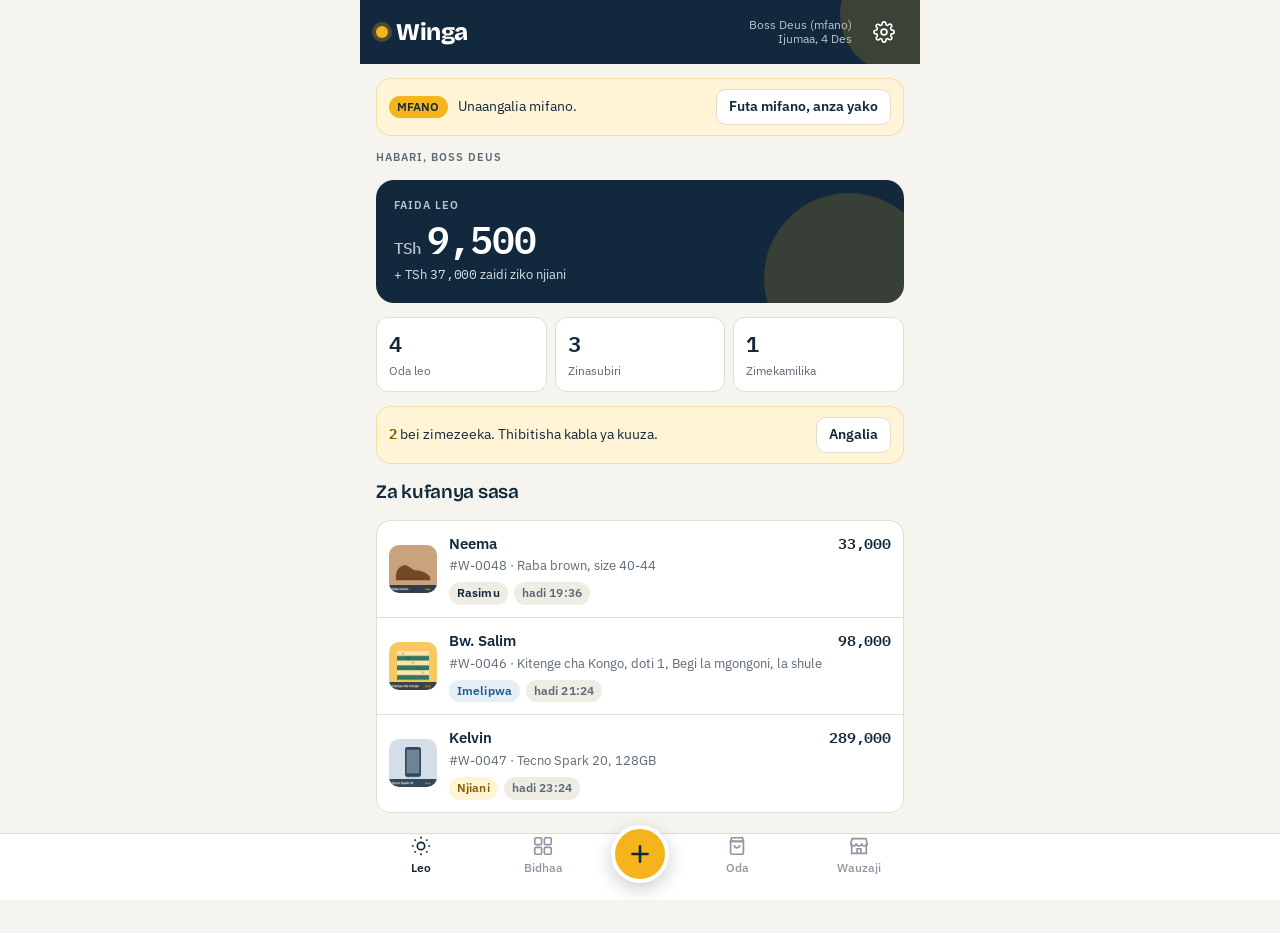
<file: pocket/index.html>
<!doctype html>
<html lang="sw">
<head>
<meta charset="utf-8">
<meta name="viewport" content="width=device-width, initial-scale=1, viewport-fit=cover">
<style>:root{padding-top:env(safe-area-inset-top,0px);padding-bottom:env(safe-area-inset-bottom,0px)}[hidden]{display:none!important}img{max-width:100%}</style>
<title>Winga</title>
<meta name="claude:viewport-fit-sides" content="cover">
<meta name="theme-color" content="#12283C">
<link rel="manifest" href="manifest.webmanifest">
<link rel="icon" href="icon-192.png">
<link rel="apple-touch-icon" href="icon-192.png">
<link rel="preconnect" href="https://fonts.googleapis.com">
<link rel="preconnect" href="https://fonts.gstatic.com" crossorigin>
<link href="https://fonts.googleapis.com/css2?family=Bricolage+Grotesque:opsz,wght@12..96,600;12..96,800&family=IBM+Plex+Mono:wght@500;600&family=IBM+Plex+Sans:wght@400;500;600&display=swap" rel="stylesheet">
<style>
/* Layout: one-thumb phone shell. Sticky header, scrolling body, bottom tab bar with a sun-yellow + button.
   Single bright theme on purpose: it must stay readable in direct Kariakoo sun. */
:root{
  --paper:#F6F4EE; --card:#FFFFFF; --sunk:#EFECE3; --line:#E1DDD1;
  --ink:#12283C; --dim:#5D6977; --faint:#8C96A1;
  --jua:#F6B41C; --jua-text:#8A5C00; --jua-soft:#FFF4D6;
  --private:#FFF8E6; --private-line:#F1DDA6;
  --green:#0D7F48; --green-soft:#E3F4EA; --red:#B8392A; --red-soft:#FBE7E3; --amber:#9A5B00; --amber-soft:#FFF0D2;
  --blue:#1F5C8F; --blue-soft:#E4EEF7;
  --display:"Bricolage Grotesque", "Avenir Next", system-ui, sans-serif;
  --body:"IBM Plex Sans", system-ui, -apple-system, "Segoe UI", sans-serif;
  --num:"IBM Plex Mono", ui-monospace, "SF Mono", Menlo, monospace;
  --r:14px; --gut:max(16px, env(safe-area-inset-left, 0px));
  color-scheme: light;
}
*{box-sizing:border-box;-webkit-tap-highlight-color:transparent}
html,body{height:100%}
body{margin:0;background:var(--paper);color:var(--ink);font-family:var(--body);font-size:15px;line-height:1.45}
button,input,select,textarea{font:inherit;color:inherit}
button{cursor:pointer}
:focus-visible{outline:3px solid var(--jua);outline-offset:2px;border-radius:8px}
.num{font-family:var(--num);font-variant-numeric:tabular-nums;letter-spacing:-.01em}

.app{max-width:560px;margin:0 auto;min-height:100%;display:flex;flex-direction:column;position:relative}
header.top{position:sticky;top:env(safe-area-inset-top,0px);z-index:20;background:var(--ink);color:#fff;
  padding-block:12px;padding-left:var(--gut);padding-right:max(16px, env(safe-area-inset-right, 0px));
  display:flex;align-items:center;gap:12px;overflow:hidden}
header.top::after{content:"";position:absolute;right:-40px;top:-46px;width:120px;height:120px;border-radius:50%;background:var(--jua);opacity:.18;pointer-events:none}
.mark{font-family:var(--display);font-weight:800;font-size:24px;letter-spacing:-.02em;line-height:1;display:flex;align-items:center;gap:8px}
.mark i{width:12px;height:12px;border-radius:50%;background:var(--jua);display:inline-block;box-shadow:0 0 0 4px rgba(246,180,28,.25)}
.top .sub{font-size:12px;color:#B8C4CF;margin-left:auto;text-align:right;line-height:1.2}
.iconbtn{background:transparent;border:0;color:inherit;width:40px;height:40px;border-radius:12px;display:grid;place-items:center;position:relative;z-index:1}
.iconbtn:hover{background:rgba(255,255,255,.08)}
.iconbtn svg{width:22px;height:22px}

main{flex:1;padding-block:14px 120px;padding-left:var(--gut);padding-right:max(16px, env(safe-area-inset-right, 0px));display:flex;flex-direction:column;gap:14px}
h1,h2,h3{font-family:var(--display);margin:0;letter-spacing:-.015em;text-wrap:balance}
h1{font-size:26px;font-weight:800}
h2{font-size:19px;font-weight:600}
h3{font-size:16px;font-weight:600}
.eyebrow{font-size:11px;font-weight:600;letter-spacing:.09em;text-transform:uppercase;color:var(--dim)}
.muted{color:var(--dim)}
.small{font-size:13px}
.row{display:flex;align-items:center;gap:10px}
.between{justify-content:space-between}
.wrap{flex-wrap:wrap}
.stack{display:flex;flex-direction:column;gap:10px}
.grow{flex:1;min-width:0}

.banner{background:var(--jua-soft);border:1px solid var(--private-line);border-radius:var(--r);padding:10px 12px;display:flex;gap:10px;align-items:center;flex-wrap:wrap;font-size:13.5px}
.banner b{color:var(--jua-text)}
.banner.warn{background:var(--red-soft);border-color:#F0C4BB}

/* Today hero */
.hero{background:var(--ink);color:#fff;border-radius:18px;padding:18px;position:relative;overflow:hidden}
.hero::before{content:"";position:absolute;right:-30px;bottom:-60px;width:170px;height:170px;border-radius:50%;background:var(--jua);opacity:.16}
.hero .eyebrow{color:#B8C4CF}
.hero .big{font-family:var(--num);font-weight:600;font-size:38px;letter-spacing:-.03em;line-height:1.1;margin-top:4px}
.hero .big small{font-size:16px;color:#B8C4CF;font-weight:500;margin-right:6px}
.hero .note{font-size:13px;color:#D6DEE6;margin-top:6px}
.stats{display:grid;grid-template-columns:repeat(3,1fr);gap:8px}
.stat{background:var(--card);border:1px solid var(--line);border-radius:12px;padding:10px 12px}
.stat b{display:block;font-family:var(--num);font-size:22px;font-weight:600}
.stat span{font-size:12px;color:var(--dim)}

/* Lists */
.list{display:flex;flex-direction:column;background:var(--card);border:1px solid var(--line);border-radius:var(--r);overflow:hidden}
.li{display:flex;gap:12px;align-items:center;padding:12px;border:0;border-top:1px solid var(--line);background:transparent;text-align:left;width:100%}
.li:first-child{border-top:0}
.li:hover{background:#FBFAF6}
.li .t{font-weight:600;overflow:hidden;text-overflow:ellipsis;white-space:nowrap}
.li .s{font-size:13px;color:var(--dim);overflow:hidden;text-overflow:ellipsis;white-space:nowrap}
.thumb{width:48px;height:48px;border-radius:10px;object-fit:cover;background:var(--sunk);flex:none}
.empty{padding:22px 16px;text-align:center;color:var(--dim);background:var(--card);border:1px dashed var(--line);border-radius:var(--r)}
.empty h3{color:var(--ink);margin-bottom:4px}

.pill{display:inline-flex;align-items:center;gap:5px;font-size:11.5px;font-weight:600;padding:3px 8px;border-radius:999px;white-space:nowrap;letter-spacing:.01em}
.pill.draft{background:var(--sunk);color:var(--ink)}
.pill.paid{background:var(--blue-soft);color:var(--blue)}
.pill.onway{background:var(--jua-soft);color:var(--jua-text)}
.pill.done{background:var(--green-soft);color:var(--green)}
.pill.cancel{background:var(--red-soft);color:var(--red)}
.pill.late{background:var(--red-soft);color:var(--red)}
.pill.soon{background:var(--amber-soft);color:var(--amber)}
.pill.ok{background:var(--sunk);color:var(--dim)}
.pill.ex{background:var(--jua);color:var(--ink)}

/* Catalog grid */
.search{display:flex;align-items:center;gap:8px;background:var(--card);border:1px solid var(--line);border-radius:12px;padding:0 12px}
.search input{border:0;background:transparent;padding:12px 0;flex:1;min-width:0;outline:none}
.search svg{width:18px;height:18px;color:var(--faint);flex:none}
.grid{display:grid;grid-template-columns:repeat(auto-fill,minmax(150px,1fr));gap:10px}
.card{background:var(--card);border:1px solid var(--line);border-radius:var(--r);overflow:hidden;display:flex;flex-direction:column;text-align:left;padding:0}
.card img{width:100%;aspect-ratio:1/1;object-fit:cover;background:var(--sunk);display:block;max-width:100%}
.card .b{padding:9px 10px 10px;display:flex;flex-direction:column;gap:3px;min-width:0}
.card .n{font-weight:600;font-size:14px;line-height:1.25;overflow:hidden;display:-webkit-box;-webkit-line-clamp:2;-webkit-box-orient:vertical}
.card .c{font-family:var(--num);font-weight:600;font-size:15px}
.card .meta{display:flex;gap:6px;align-items:center;justify-content:space-between;font-size:12px;color:var(--dim);min-width:0}
.card .meta span:first-child{overflow:hidden;text-overflow:ellipsis;white-space:nowrap}

.chips{display:flex;gap:6px;overflow-x:auto;padding-bottom:2px;scrollbar-width:none}
.chip{border:1px solid var(--line);background:var(--card);border-radius:999px;padding:6px 12px;font-size:13px;font-weight:500;white-space:nowrap}
.chip[aria-pressed="true"]{background:var(--ink);border-color:var(--ink);color:#fff}

/* Buttons */
.btn{border:0;border-radius:12px;padding:12px 16px;font-weight:600;display:inline-flex;align-items:center;justify-content:center;gap:8px;min-height:46px;text-decoration:none}
.btn svg{width:18px;height:18px}
.btn.primary{background:var(--ink);color:#fff}
.btn.sun{background:var(--jua);color:var(--ink)}
.btn.ghost{background:var(--card);border:1px solid var(--line);color:var(--ink)}
.btn.danger{background:var(--red-soft);color:var(--red)}
.btn.green{background:var(--green);color:#fff}
.btn.block{width:100%}
.btn.sm{min-height:36px;padding:7px 12px;font-size:13.5px;border-radius:10px}
.btn:disabled{opacity:.45;cursor:not-allowed}
.btns{display:grid;grid-template-columns:1fr 1fr;gap:8px}

/* Forms */
.field{display:flex;flex-direction:column;gap:5px}
.field label{font-size:12.5px;font-weight:600;color:var(--dim)}
.input{width:100%;border:1px solid var(--line);background:var(--card);border-radius:11px;padding:11px 12px;min-height:46px;outline:none}
.input:focus{border-color:var(--ink)}
.input.private{background:var(--private);border-color:var(--private-line)}
.input.money{font-family:var(--num);font-variant-numeric:tabular-nums}
.hint{font-size:12px;color:var(--faint)}
.two{display:grid;grid-template-columns:1fr 1fr;gap:10px}
.photo-in{display:flex;gap:12px;align-items:center}
.photo-in img{width:84px;height:84px;border-radius:12px;object-fit:cover;background:var(--sunk);border:1px solid var(--line)}
.photo-in label.btn{cursor:pointer}
.photo-in input{position:absolute;width:1px;height:1px;opacity:0;pointer-events:none}

/* Order editor */
.stepper{display:grid;grid-template-columns:repeat(4,1fr);gap:4px}
.stepper div{height:6px;border-radius:3px;background:var(--line)}
.stepper div.on{background:var(--ink)}
.stepper-l{display:grid;grid-template-columns:repeat(4,1fr);gap:4px;font-size:11px;color:var(--faint);margin-top:4px}
.stepper-l span.on{color:var(--ink);font-weight:600}
.panel{background:var(--card);border:1px solid var(--line);border-radius:var(--r);padding:14px;display:flex;flex-direction:column;gap:12px}
.line{display:grid;grid-template-columns:48px 1fr;gap:10px;padding-top:12px;border-top:1px solid var(--line)}
.line:first-of-type{border-top:0;padding-top:0}
.line .nm{font-weight:600;display:flex;justify-content:space-between;gap:8px;align-items:flex-start}
.line .nm button{background:none;border:0;color:var(--faint);padding:2px;min-width:32px;min-height:32px}
.line .nums{display:grid;grid-template-columns:auto 1fr 1fr;gap:6px;margin-top:6px;align-items:end}
.line .nums .input{min-height:40px;padding:8px 9px}
.qty{display:flex;align-items:center;border:1px solid var(--line);border-radius:11px;height:40px;overflow:hidden}
.qty button{border:0;background:var(--sunk);width:32px;height:100%;font-weight:700}
.qty span{min-width:30px;text-align:center;font-family:var(--num);font-weight:600}
.line .pf{font-size:12px;margin-top:5px;color:var(--dim)}
.line .pf b{font-family:var(--num)}
.mini{font-size:11px;font-weight:600;color:var(--faint);letter-spacing:.04em;text-transform:uppercase}

.cockpit{background:var(--ink);color:#fff;border-radius:16px;padding:14px;display:grid;grid-template-columns:1fr 1fr 1fr;gap:6px;position:sticky;bottom:calc(76px + env(safe-area-inset-bottom,0px));z-index:5;box-shadow:0 10px 30px rgba(18,40,60,.25)}
.cockpit div span{display:block;font-size:11px;color:#B8C4CF;letter-spacing:.05em;text-transform:uppercase;font-weight:600}
.cockpit div b{font-family:var(--num);font-size:17px;font-weight:600;letter-spacing:-.02em}
.cockpit .pr b{color:var(--jua);font-size:21px}
.cockpit .pr.neg b{color:#FF9C8C}
.sheet .cockpit{bottom:-18px;margin-top:4px}
.lock{display:flex;gap:8px;align-items:center;font-size:13px;background:var(--blue-soft);color:var(--blue);padding:9px 12px;border-radius:11px}
.lock svg{width:16px;height:16px;flex:none}
.kv{display:grid;grid-template-columns:auto 1fr;gap:4px 14px;font-size:14px}
.kv dt{color:var(--dim)}
.kv dd{margin:0;text-align:right;font-weight:500;overflow-wrap:anywhere}

/* Bottom nav */
nav.tabs{position:fixed;left:0;right:0;bottom:0;z-index:30;background:var(--card);border-top:1px solid var(--line);
  padding-bottom:env(safe-area-inset-bottom,0px);padding-left:env(safe-area-inset-left,0px);padding-right:env(safe-area-inset-right,0px)}
nav.tabs .in{max-width:560px;margin:0 auto;display:grid;grid-template-columns:1fr 1fr 72px 1fr 1fr;align-items:center;height:66px}
nav.tabs button.tab{background:none;border:0;display:flex;flex-direction:column;align-items:center;gap:3px;font-size:11.5px;font-weight:500;color:var(--faint);height:100%}
nav.tabs button.tab svg{width:22px;height:22px}
nav.tabs button.tab[aria-current="page"]{color:var(--ink);font-weight:600}
nav.tabs button.tab[aria-current="page"] svg{color:var(--ink)}
.fab{width:58px;height:58px;border-radius:50%;background:var(--jua);border:4px solid var(--card);box-shadow:0 6px 18px rgba(18,40,60,.22);display:grid;place-items:center;margin:-26px auto 0;color:var(--ink)}
.fab svg{width:26px;height:26px}

/* Sheet */
.scrim{position:fixed;inset:0;background:rgba(18,40,60,.45);z-index:50;display:flex;align-items:flex-end;justify-content:center}
.sheet{background:var(--paper);width:100%;max-width:560px;max-height:92%;border-radius:20px 20px 0 0;display:flex;flex-direction:column;
  padding-bottom:env(safe-area-inset-bottom,0px);animation:up .22s ease-out}
@keyframes up{from{transform:translateY(24px);opacity:.6}to{transform:none;opacity:1}}
@media (prefers-reduced-motion:reduce){.sheet{animation:none}}
.sheet .hd{display:flex;align-items:center;gap:10px;padding:14px var(--gut) 10px;border-bottom:1px solid var(--line)}
.sheet .hd h2{flex:1}
.sheet .hd .iconbtn{color:var(--dim)}
.sheet .bd{overflow-y:auto;padding:14px var(--gut) 18px;display:flex;flex-direction:column;gap:12px}
.sheet .ft{padding:10px var(--gut) 14px;border-top:1px solid var(--line);display:flex;flex-direction:column;gap:8px;background:var(--paper)}
.confirm{background:var(--red-soft);border-radius:12px;padding:12px;display:flex;flex-direction:column;gap:10px}
.invoice-prev{width:100%;border-radius:12px;border:1px solid var(--line);background:var(--card);max-width:100%}
.copybox{font-family:var(--num);font-size:12.5px;background:var(--card);border:1px solid var(--line);border-radius:10px;padding:10px;white-space:pre-wrap;user-select:all;max-height:160px;overflow:auto}
.toast{position:fixed;left:50%;bottom:calc(90px + env(safe-area-inset-bottom,0px));transform:translateX(-50%);background:var(--ink);color:#fff;padding:10px 16px;border-radius:12px;font-size:14px;z-index:80;max-width:calc(100% - 32px);box-shadow:0 8px 24px rgba(0,0,0,.2)}
.seg{display:inline-flex;background:var(--sunk);border-radius:10px;padding:3px}
.seg button{border:0;background:transparent;padding:6px 12px;border-radius:8px;font-weight:600;font-size:13px;color:var(--dim)}
.seg button[aria-pressed="true"]{background:var(--card);color:var(--ink);box-shadow:0 1px 2px rgba(0,0,0,.08)}
.sun-rule{height:4px;border-radius:2px;background:linear-gradient(90deg,var(--jua) 0 30%,var(--line) 30%)}
@media (max-width:380px){.stats b{font-size:19px}.hero .big{font-size:32px}.cockpit b{font-size:15px}.cockpit .pr b{font-size:18px}}
</style>

<div class="app" id="app">
  <header class="top">
    <div class="mark" aria-label="Winga"><i></i>Winga</div>
    <div class="sub" id="topSub"></div>
    <button class="iconbtn" data-act="settings" aria-label="Settings" id="gearBtn">
      <svg viewBox="0 0 24 24" fill="none" stroke="currentColor" stroke-width="1.8"><circle cx="12" cy="12" r="3.2"/><path d="M19.4 15a1.7 1.7 0 0 0 .3 1.8l.1.1a2 2 0 1 1-2.8 2.8l-.1-.1a1.7 1.7 0 0 0-1.8-.3 1.7 1.7 0 0 0-1 1.5V21a2 2 0 1 1-4 0v-.1a1.7 1.7 0 0 0-1.1-1.5 1.7 1.7 0 0 0-1.8.3l-.1.1a2 2 0 1 1-2.8-2.8l.1-.1a1.7 1.7 0 0 0 .3-1.8 1.7 1.7 0 0 0-1.5-1H3a2 2 0 1 1 0-4h.1a1.7 1.7 0 0 0 1.5-1.1 1.7 1.7 0 0 0-.3-1.8l-.1-.1a2 2 0 1 1 2.8-2.8l.1.1a1.7 1.7 0 0 0 1.8.3H9a1.7 1.7 0 0 0 1-1.5V3a2 2 0 1 1 4 0v.1a1.7 1.7 0 0 0 1 1.5 1.7 1.7 0 0 0 1.8-.3l.1-.1a2 2 0 1 1 2.8 2.8l-.1.1a1.7 1.7 0 0 0-.3 1.8V9a1.7 1.7 0 0 0 1.5 1H21a2 2 0 1 1 0 4h-.1a1.7 1.7 0 0 0-1.5 1z"/></svg>
    </button>
  </header>
  <main id="view" aria-live="polite"></main>
  <nav class="tabs" aria-label="Main">
    <div class="in">
      <button class="tab" data-tab="today" id="tab-today"><svg viewBox="0 0 24 24" fill="none" stroke="currentColor" stroke-width="1.8"><circle cx="12" cy="12" r="4"/><path d="M12 2v2M12 20v2M4.9 4.9l1.4 1.4M17.7 17.7l1.4 1.4M2 12h2M20 12h2M4.9 19.1l1.4-1.4M17.7 6.3l1.4-1.4"/></svg><span data-t="tabToday"></span></button>
      <button class="tab" data-tab="catalog" id="tab-catalog"><svg viewBox="0 0 24 24" fill="none" stroke="currentColor" stroke-width="1.8"><rect x="3" y="3" width="7.5" height="7.5" rx="1.5"/><rect x="13.5" y="3" width="7.5" height="7.5" rx="1.5"/><rect x="3" y="13.5" width="7.5" height="7.5" rx="1.5"/><rect x="13.5" y="13.5" width="7.5" height="7.5" rx="1.5"/></svg><span data-t="tabCatalog"></span></button>
      <button class="fab" data-act="plus" aria-label="New" id="fabBtn"><svg viewBox="0 0 24 24" fill="none" stroke="currentColor" stroke-width="2.4" stroke-linecap="round"><path d="M12 5v14M5 12h14"/></svg></button>
      <button class="tab" data-tab="orders" id="tab-orders"><svg viewBox="0 0 24 24" fill="none" stroke="currentColor" stroke-width="1.8"><path d="M6 3h12l1 4H5l1-4z"/><path d="M5 7h14v12a2 2 0 0 1-2 2H7a2 2 0 0 1-2-2V7z"/><path d="M9 11a3 3 0 0 0 6 0"/></svg><span data-t="tabOrders"></span></button>
      <button class="tab" data-tab="sellers" id="tab-sellers"><svg viewBox="0 0 24 24" fill="none" stroke="currentColor" stroke-width="1.8"><path d="M3 9l1.5-5h15L21 9"/><path d="M4 9v11h16V9"/><path d="M3 9a3 3 0 0 0 6 0 3 3 0 0 0 6 0 3 3 0 0 0 6 0"/><path d="M10 20v-5h4v5"/></svg><span data-t="tabSellers"></span></button>
    </div>
  </nav>
</div>
<div id="sheetRoot"></div>
<div id="toastRoot"></div>

<script>
(function(){
"use strict";

/* ---------------- i18n ---------------- */
var STR = {
 sw:{
  tabToday:"Leo",tabCatalog:"Bidhaa",tabOrders:"Oda",tabSellers:"Wauzaji",
  hello:"Habari",profitToday:"Faida leo",comingProfit:"zaidi ziko njiani",ordersToday:"Oda leo",waiting:"Zinasubiri",completed:"Zimekamilika",
  doNow:"Za kufanya sasa",noActive:"Hakuna oda inayosubiri. Ukipokea ombi WhatsApp, bonyeza + kuanza.",
  oldPrices:"bei zimezeeka. Thibitisha kabla ya kuuza.",check:"Angalia",
  examplesOn:"Unaangalia mifano.",clearExamples:"Futa mifano, anza yako",
  storageOff:"Simu hii haihifadhi data ya Winga hapa. Ukifunga, kila kitu kitapotea.",
  searchCatalog:"Tafuta: viatu, Tecno, kitenge…",noItems:"Bado huna bidhaa",noItemsHint:"Muuzaji akituma picha WhatsApp, bonyeza Share kisha Winga. Au bonyeza + hapa chini.",
  today:"leo",yesterday:"jana",daysAgo:"siku {n}",confirmPrice:"thibitisha bei",
  all:"Zote",st_draft:"Rasimu",st_paid:"Imelipwa",st_onway:"Njiani",st_done:"Imekamilika",st_cancel:"Imeghairiwa",
  noOrders:"Hakuna oda hapa",newOrder:"Oda mpya",newItem:"Bidhaa mpya",newSeller:"Muuzaji mpya",
  plusTitle:"Ongeza nini?",plusItem:"Bidhaa kutoka kwa muuzaji",plusItemS:"Picha na bei yako ya ndani",plusOrder:"Ombi la mteja",plusOrderS:"Anza rasimu ya oda",
  photo:"Picha",choosePhoto:"Chagua picha",name:"Jina la bidhaa",tag:"Lebo (si lazima)",tagHint:"Mfano: viatu, simu, kitenge",
  seller:"Muuzaji",noSeller:"Bila muuzaji",cost:"Bei yako ya ndani",costHint:"Siri yako. Mteja haioni kamwe.",price:"Bei kwa mteja",
  save:"Hifadhi",saved:"Imehifadhiwa",cancel:"Ghairi",close:"Funga",del:"Futa",edit:"Hariri",
  updatePrice:"Bei mpya leo",addToOrder:"Weka kwenye oda",callSeller:"Piga simu",waSeller:"WhatsApp",
  sellerName:"Jina la muuzaji",phone:"Namba ya simu",area:"Mahali / duka",items:"bidhaa",noSellers:"Bado huna wauzaji",noSellersHint:"Ongeza wauzaji wako wa kudumu ili ukumbuke nani ana nini.",
  customer:"Mteja",custName:"Jina la mteja",custPhone:"Simu ya mteja",deadline:"Afikishiwe kabla ya",address:"Mahali pa kufikisha",addressHint:"Mtaa, alama, au link ya location",
  lines:"Bidhaa kwenye oda",addLine:"Ongeza bidhaa",customLine:"Bidhaa isiyo kwenye orodha",nauli:"Nauli ya boda",nauliHint:"Inapita kwa boda. Si faida yako.",
  qty:"Idadi",profitLine:"Faida",custPays:"Mteja analipa",yourCost:"Gharama",yourProfit:"Faida yako",
  applyComm:"Weka bei kwa {c}%",sendInvoice:"Tuma ankara",markPaid:"Amelipa",cancelOrder:"Ghairi oda",
  confirmCancel:"Ghairi oda hii? Haitaonekana kwenye zinazosubiri.",yes:"Ndiyo, ghairi",no:"Hapana",
  locked:"Imefungwa baada ya malipo. Bidhaa na bei haziwezi kubadilika.",
  payer:"Jina la aliyelipa",trx:"Tarakimu za mwisho za muamala",paidAmount:"Kiasi",confirmPay:"Thibitisha malipo",
  payHint:"Angalia SMS ya malipo kwanza. Jina na tarakimu vinakulinda kama kuna ubishi.",
  pkg:"Picha ya mzigo",pkgHint:"Si lazima. Inampa mteja amani.",addPkg:"Ongeza picha ya mzigo",sharePkg:"Mtumie mteja",
  boda:"Boda",bodaName:"Jina la boda",bodaPhone:"Simu ya boda",plate:"Namba ya pikipiki",sendOnWay:"Iko njiani",
  markDone:"Imefika. Kamilisha",doneMsg:"Oda imekamilika",
  invoiceTitle:"Ankara",shareImg:"Shiriki picha",openWa:"Fungua WhatsApp ya mteja",copyText:"Nakili maandishi",copied:"Imenakiliwa",
  shareFallback:"Shiriki haipatikani hapa. Bonyeza picha kwa muda kuihifadhi, kisha ituma WhatsApp. Au nakili maandishi.",
  noLines:"Ongeza angalau bidhaa moja kwanza.",noPhone:"Weka simu ya mteja ili kufungua WhatsApp yake.",
  settings:"Mipangilio",yourName:"Jina lako",lipa:"Lipa Namba",lipaName:"Jina kwenye Lipa Namba",network:"Mtandao / benki",comm:"Komisheni ya kawaida (%)",
  language:"Lugha",backup:"Hifadhi nakala",backupHint:"Data yako iko kwenye simu hii tu. Pakua nakala mara kwa mara.",exportB:"Pakua nakala",importB:"Rudisha kutoka nakala",
  imported:"Nakala imerudishwa",exportFail:"Upakuaji umezuiwa hapa. Fungua Winga kama app kwenye simu.",
  started:"Karibu Winga",setupTitle:"Tuanze",setupHint:"Hivi vinaonekana kwenye ankara yako.",start:"Anza",
  sharedIn:"Umepokea kutoka WhatsApp",saveAsItem:"Hifadhi kama bidhaa",startOrder:"Anza oda nayo",
  pickItem:"Chagua bidhaa",inv_to:"Kwa",inv_total:"JUMLA",inv_pay:"LIPA KWA",inv_valid:"Bei hii ni ya leo",inv_delivery:"Nauli",
  msgInvoice:"Habari {c}, hii ni ankara yako #{no} kutoka kwa {w}.\n{lines}\nJumla: TSh {t}\nLipa Namba: {l} ({ln})\nUkishalipa, nitumie jina na tarakimu za mwisho za muamala.",
  msgPaid:"Asante {c}! Malipo ya TSh {t} yamepokelewa kwa oda #{no}. Naenda kununua sasa.",
  msgOnWay:"{c}, mzigo wako #{no} uko njiani.\nBoda: {b}\nSimu: {bp}{pl}\nUkipokea, nijulishe.",
  msgPkg:"{c}, huu ndio mzigo wako #{no}, umefungwa tayari.",
  late:"imechelewa",inMin:"dk {n}",inHr:"saa {n}",due:"hadi",ex:"MFANO",orderNo:"Oda",
  examplesCleared:"Mifano imefutwa. Karibu!",unknown:"Bila jina",each:"kila moja",profitNeg:"Unauza chini ya gharama",
  storage:"Hifadhi kwenye simu",storageLine:"Picha {n} · {mb} MB kwenye simu hii",
  protYes:"Imelindwa. Simu haitafuta data ya Winga yenyewe.",protNo:"Haijalindwa. Simu ikijaa sana, inaweza kufuta data. Pakua nakala mara kwa mara."
 },
 en:{
  tabToday:"Today",tabCatalog:"Catalog",tabOrders:"Orders",tabSellers:"Sellers",
  hello:"Hello",profitToday:"Profit today",comingProfit:"more on the way",ordersToday:"Orders today",waiting:"Waiting",completed:"Completed",
  doNow:"Do next",noActive:"No orders waiting. When a request comes in on WhatsApp, tap + to start.",
  oldPrices:"prices are getting old. Confirm before selling.",check:"Review",
  examplesOn:"You are looking at examples.",clearExamples:"Clear examples, start yours",
  storageOff:"This phone isn't saving Winga data here. Close it and everything is lost.",
  searchCatalog:"Search: shoes, Tecno, kitenge…",noItems:"No items yet",noItemsHint:"When a seller sends a photo on WhatsApp, tap Share then Winga. Or tap + below.",
  today:"today",yesterday:"yesterday",daysAgo:"{n} days",confirmPrice:"confirm price",
  all:"All",st_draft:"Draft",st_paid:"Paid",st_onway:"On the way",st_done:"Done",st_cancel:"Cancelled",
  noOrders:"No orders here",newOrder:"New order",newItem:"New item",newSeller:"New seller",
  plusTitle:"Add what?",plusItem:"Item from a seller",plusItemS:"Photo and your inside price",plusOrder:"Customer request",plusOrderS:"Start a draft order",
  photo:"Photo",choosePhoto:"Choose photo",name:"Item name",tag:"Tag (optional)",tagHint:"e.g. shoes, phone, kitenge",
  seller:"Seller",noSeller:"No seller",cost:"Your inside price",costHint:"Your secret. The customer never sees it.",price:"Customer price",
  save:"Save",saved:"Saved",cancel:"Cancel",close:"Close",del:"Delete",edit:"Edit",
  updatePrice:"New price today",addToOrder:"Add to order",callSeller:"Call",waSeller:"WhatsApp",
  sellerName:"Seller name",phone:"Phone number",area:"Location / shop",items:"items",noSellers:"No sellers yet",noSellersHint:"Add your regular sellers so you remember who has what.",
  customer:"Customer",custName:"Customer name",custPhone:"Customer phone",deadline:"Deliver before",address:"Delivery place",addressHint:"Street, landmark, or location link",
  lines:"Items in this order",addLine:"Add item",customLine:"Item not in catalog",nauli:"Delivery fare",nauliHint:"Passes to the boda. Not your profit.",
  qty:"Qty",profitLine:"Profit",custPays:"Customer pays",yourCost:"Cost",yourProfit:"Your profit",
  applyComm:"Price at {c}%",sendInvoice:"Send invoice",markPaid:"Paid",cancelOrder:"Cancel order",
  confirmCancel:"Cancel this order? It will leave your waiting list.",yes:"Yes, cancel",no:"No",
  locked:"Locked after payment. Items and prices can't change.",
  payer:"Payer name",trx:"Last digits of transaction",paidAmount:"Amount",confirmPay:"Confirm payment",
  payHint:"Check the payment SMS first. Name and digits protect you if there's a dispute.",
  pkg:"Package photo",pkgHint:"Optional. Puts the customer at ease.",addPkg:"Add package photo",sharePkg:"Send to customer",
  boda:"Boda",bodaName:"Boda name",bodaPhone:"Boda phone",plate:"Plate number",sendOnWay:"On the way",
  markDone:"Delivered. Complete",doneMsg:"Order completed",
  invoiceTitle:"Invoice",shareImg:"Share image",openWa:"Open customer's WhatsApp",copyText:"Copy text",copied:"Copied",
  shareFallback:"Sharing isn't available here. Long-press the image to save it, then send it on WhatsApp. Or copy the text.",
  noLines:"Add at least one item first.",noPhone:"Add the customer's phone to open their WhatsApp.",
  settings:"Settings",yourName:"Your name",lipa:"Lipa Namba",lipaName:"Name on Lipa Namba",network:"Network / bank",comm:"Usual commission (%)",
  language:"Language",backup:"Backup",backupHint:"Your data lives on this phone only. Download a copy often.",exportB:"Download backup",importB:"Restore from backup",
  imported:"Backup restored",exportFail:"Downloads are blocked here. Open Winga as an app on the phone.",
  started:"Welcome to Winga",setupTitle:"Let's start",setupHint:"These appear on your invoice.",start:"Start",
  sharedIn:"Received from WhatsApp",saveAsItem:"Save as item",startOrder:"Start an order with it",
  pickItem:"Pick an item",inv_to:"To",inv_total:"TOTAL",inv_pay:"PAY TO",inv_valid:"Price valid today",inv_delivery:"Delivery",
  msgInvoice:"Hello {c}, here is your invoice #{no} from {w}.\n{lines}\nTotal: TSh {t}\nLipa Namba: {l} ({ln})\nOnce paid, send me the payer name and last digits of the transaction.",
  msgPaid:"Thank you {c}! Payment of TSh {t} received for order #{no}. Going to buy now.",
  msgOnWay:"{c}, your package #{no} is on the way.\nBoda: {b}\nPhone: {bp}{pl}\nLet me know when it arrives.",
  msgPkg:"{c}, here is your package #{no}, packed and ready.",
  late:"late",inMin:"{n} min",inHr:"{n} h",due:"by",ex:"EXAMPLE",orderNo:"Order",
  examplesCleared:"Examples cleared. Welcome!",unknown:"No name",each:"each",profitNeg:"Selling below cost",
  storage:"Storage on this phone",storageLine:"{n} photos · {mb} MB on this phone",
  protYes:"Protected. The phone won't clear Winga's data on its own.",protNo:"Not protected. If the phone runs very low on space it may clear data. Download a backup often."
 }
};
function t(k,v){var s=(STR[S.settings.lang]||STR.sw)[k];if(s==null)s=STR.sw[k]||k;if(v)for(var p in v)s=s.split("{"+p+"}").join(v[p]);return s;}

/* ---------------- utils ---------------- */
function $(s,r){return (r||document).querySelector(s);}
function esc(s){return String(s==null?"":s).replace(/[&<>"']/g,function(c){return {"&":"&amp;","<":"&lt;",">":"&gt;",'"':"&quot;","'":"&#39;"}[c];});}
function uid(){return Date.now().toString(36)+Math.random().toString(36).slice(2,7);}
function money(n){n=Math.round(+n||0);return n.toLocaleString("en-US");}
function parseMoney(v){if(v==null)return 0;var s=String(v).toLowerCase().replace(/tsh|tzs|sh/g,"").trim();var k=/k$/.test(s);s=s.replace(/[^0-9.]/g,"");var n=parseFloat(s)||0;return Math.round(k?n*1000:n);}
function roundUp(n,step){step=step||500;return Math.ceil(n/step)*step;}
function waPhone(p){var d=String(p||"").replace(/\D/g,"");if(!d)return "";if(d[0]==="0")d="255"+d.slice(1);else if(d.length===9)d="255"+d;return d;}
function startOfDay(ts){var d=new Date(ts);d.setHours(0,0,0,0);return d.getTime();}
function isToday(ts){return ts&&startOfDay(ts)===startOfDay(Date.now());}
function hhmm(ts){var d=new Date(ts);return ("0"+d.getHours()).slice(-2)+":"+("0"+d.getMinutes()).slice(-2);}
function toLocalInput(ts){var d=new Date(ts);d.setMinutes(d.getMinutes()-d.getTimezoneOffset());return d.toISOString().slice(0,16);}
function fromLocalInput(v){var x=new Date(v).getTime();return isNaN(x)?null:x;}
function ageDays(ts){return Math.floor((startOfDay(Date.now())-startOfDay(ts))/864e5);}
function ageLabel(ts){var a=ageDays(ts);if(a<=0)return t("today");if(a===1)return t("yesterday");return t("daysAgo",{n:a});}
function toast(m){var r=$("#toastRoot");r.innerHTML='<div class="toast" role="status">'+esc(m)+'</div>';clearTimeout(toast._t);toast._t=setTimeout(function(){r.innerHTML="";},2200);}
var ICON={
 call:'<svg viewBox="0 0 24 24" fill="none" stroke="currentColor" stroke-width="1.9"><path d="M5 4h4l2 5-2.5 1.5a11 11 0 0 0 5 5L15 13l5 2v4a2 2 0 0 1-2 2A16 16 0 0 1 3 6a2 2 0 0 1 2-2"/></svg>',
 wa:'<svg viewBox="0 0 24 24" fill="none" stroke="currentColor" stroke-width="1.9"><path d="M3.5 20.5l1.3-4.2A8.5 8.5 0 1 1 8 19.4z"/><path d="M9 9.5c.4 2 2.3 4.2 4.8 4.9l1.2-1.2 1.8.8-.3 1.6c-3.6.3-7.6-3.2-8-6.8l1.5-.4.9 1.8z"/></svg>',
 lock:'<svg viewBox="0 0 24 24" fill="none" stroke="currentColor" stroke-width="2"><rect x="5" y="11" width="14" height="10" rx="2"/><path d="M8 11V8a4 4 0 0 1 8 0v3"/></svg>',
 x:'<svg viewBox="0 0 24 24" fill="none" stroke="currentColor" stroke-width="2" stroke-linecap="round"><path d="M6 6l12 12M18 6L6 18"/></svg>',
 search:'<svg viewBox="0 0 24 24" fill="none" stroke="currentColor" stroke-width="2"><circle cx="11" cy="11" r="7"/><path d="M20 20l-4-4"/></svg>',
 share:'<svg viewBox="0 0 24 24" fill="none" stroke="currentColor" stroke-width="1.9"><path d="M12 15V3M7 8l5-5 5 5"/><path d="M5 12v7a2 2 0 0 0 2 2h10a2 2 0 0 0 2-2v-7"/></svg>',
 cam:'<svg viewBox="0 0 24 24" fill="none" stroke="currentColor" stroke-width="1.9"><path d="M4 8h3l2-3h6l2 3h3v11H4z"/><circle cx="12" cy="13" r="3.5"/></svg>',
 trash:'<svg viewBox="0 0 24 24" fill="none" stroke="currentColor" stroke-width="1.9"><path d="M4 7h16M10 11v6M14 11v6M6 7l1 13h10l1-13M9 7V4h6v3"/></svg>'
};

/* ---------------- storage (IndexedDB, falls back to memory) ---------------- */
var Store=(function(){
  var db=null, mem={kv:{},img:{}}, ok=false;
  function open(){return new Promise(function(res){
    try{
      if(!("indexedDB" in window)){res(false);return;}
      var rq=indexedDB.open("winga",1);
      rq.onupgradeneeded=function(){var d=rq.result;if(!d.objectStoreNames.contains("kv"))d.createObjectStore("kv");if(!d.objectStoreNames.contains("img"))d.createObjectStore("img");};
      rq.onsuccess=function(){db=rq.result;ok=true;res(true);};
      rq.onerror=function(){res(false);};
      setTimeout(function(){res(ok);},2500);
    }catch(e){res(false);}
  });}
  function tx(store,mode,fn){return new Promise(function(res){
    if(!db){res(fn(null));return;}
    try{var t=db.transaction(store,mode),s=t.objectStore(store),r=fn(s);
      if(r&&"onsuccess" in r){r.onsuccess=function(){res(r.result);};r.onerror=function(){res(undefined);};}
      else{t.oncomplete=function(){res(r);};t.onerror=function(){res(undefined);};}
    }catch(e){res(undefined);}
  });}
  return {
    open:open, ok:function(){return ok;},
    get:function(st,k){if(!db)return Promise.resolve(mem[st][k]);return tx(st,"readonly",function(s){return s.get(k);});},
    put:function(st,k,v){if(!db){mem[st][k]=v;return Promise.resolve();}return tx(st,"readwrite",function(s){return s.put(v,k);});},
    del:function(st,k){if(!db){delete mem[st][k];return Promise.resolve();}return tx(st,"readwrite",function(s){return s.delete(k);});},
    clear:function(st){if(!db){mem[st]={};return Promise.resolve();}return tx(st,"readwrite",function(s){return s.clear();});},
    all:function(st){
      if(!db)return Promise.resolve(Object.assign({},mem[st]));
      return new Promise(function(res){
        try{var out={},c=db.transaction(st,"readonly").objectStore(st).openCursor();
          c.onsuccess=function(){var cur=c.result;if(cur){out[cur.key]=cur.value;cur.continue();}else res(out);};
          c.onerror=function(){res(out);};
        }catch(e){res({});}
      });
    }
  };
})();

/* ---------------- state ---------------- */
var S={
  settings:{name:"",lipa:"",lipaName:"",network:"",comm:15,lang:"sw",seq:0,examples:false,setup:false},
  sellers:[],items:[],orders:[]
};
var IMG={}; // id -> dataURL
var UI={tab:"today",q:"",ofilter:"active"};
var saveT=null;
function save(){clearTimeout(saveT);saveT=setTimeout(function(){Store.put("kv","state",JSON.parse(JSON.stringify(S)));},150);}
function putImg(id,data){IMG[id]=data;Store.put("img",id,data);}
/* Remove photos nothing points to any more (deleted items, replaced photos). */
function gcImages(){
  var used={};
  S.items.forEach(function(i){if(i.img)used[i.img]=1;});
  S.orders.forEach(function(o){(o.lines||[]).forEach(function(l){if(l.img)used[l.img]=1;});if(o.pkgImg)used[o.pkgImg]=1;});
  Object.keys(IMG).forEach(function(k){if(!used[k]){delete IMG[k];Store.del("img",k);}});
}
var PERSIST=null;
async function askPersist(){try{if(navigator.storage&&navigator.storage.persist){PERSIST=await navigator.storage.persisted();if(!PERSIST)PERSIST=await navigator.storage.persist();}}catch(e){}}
async function storageInfo(){
  var n=Object.keys(IMG).length,bytes=0;
  try{if(navigator.storage&&navigator.storage.estimate){var est=await navigator.storage.estimate();bytes=est.usage||0;}}catch(e){}
  if(!bytes)Object.keys(IMG).forEach(function(k){bytes+=(IMG[k]||"").length*.75;});
  return {n:n,mb:(bytes/1048576).toFixed(1)};
}
function seller(id){return S.sellers.find(function(s){return s.id===id;});}
function item(id){return S.items.find(function(s){return s.id===id;});}
function order(id){return S.orders.find(function(s){return s.id===id;});}
function totals(o){var sell=0,cost=0;(o.lines||[]).forEach(function(l){sell+=l.qty*l.price;cost+=l.qty*l.cost;});return {sell:sell,cost:cost,profit:sell-cost,nauli:+o.nauli||0,total:sell+(+o.nauli||0)};}
function nextNo(){S.settings.seq=(S.settings.seq||0)+1;return "W-"+("000"+S.settings.seq).slice(-4);}

/* ---------------- image helpers ---------------- */
function fileToData(file,max){max=max||720;return new Promise(function(res,rej){
  var fr=new FileReader();fr.onerror=rej;fr.onload=function(){
    var im=new Image();im.onload=function(){
      var w=im.naturalWidth,h=im.naturalHeight,sc=Math.min(1,max/Math.max(w,h));
      var c=document.createElement("canvas");c.width=Math.round(w*sc);c.height=Math.round(h*sc);
      c.getContext("2d").drawImage(im,0,0,c.width,c.height);res(c.toDataURL("image/jpeg",.74));
    };im.onerror=function(){res(fr.result);};im.src=fr.result;
  };fr.readAsDataURL(file);
});}
function loadImg(src){return new Promise(function(res){var i=new Image();i.onload=function(){res(i);};i.onerror=function(){res(null);};i.src=src;});}
function sampleImg(label,bg,fg,shape){
  var c=document.createElement("canvas");c.width=c.height=480;var x=c.getContext("2d");
  x.fillStyle=bg;x.fillRect(0,0,480,480);
  x.fillStyle=fg;x.globalAlpha=.9;
  if(shape==="shoe"){x.beginPath();x.moveTo(70,300);x.quadraticCurveTo(80,210,170,200);x.lineTo(250,250);x.quadraticCurveTo(370,260,410,320);x.lineTo(410,350);x.lineTo(70,350);x.closePath();x.fill();x.fillStyle="rgba(0,0,0,.25)";x.fillRect(70,340,340,14);}
  else if(shape==="phone"){x.beginPath();x.roundRect?x.roundRect(160,80,160,300,24):x.rect(160,80,160,300);x.fill();x.fillStyle="rgba(255,255,255,.35)";x.fillRect(176,108,128,236);}
  else if(shape==="cloth"){for(var i=0;i<6;i++){x.fillStyle=i%2?fg:"rgba(255,255,255,.55)";x.fillRect(80,90+i*48,320,48);}x.fillStyle="rgba(0,0,0,.18)";for(var j=0;j<5;j++){x.beginPath();x.arc(140+j*50,115+j*48,14,0,7);x.fill();}}
  else if(shape==="bag"){x.beginPath();x.roundRect?x.roundRect(110,170,260,200,26):x.rect(110,170,260,200);x.fill();x.strokeStyle=fg;x.lineWidth=16;x.beginPath();x.arc(240,175,70,Math.PI,0);x.stroke();}
  else {x.beginPath();x.arc(240,230,110,0,7);x.fill();}
  x.globalAlpha=1;x.fillStyle="rgba(18,40,60,.82)";x.fillRect(0,400,480,80);
  x.fillStyle="#fff";x.font="600 30px 'IBM Plex Sans', sans-serif";x.fillText(label,24,450);
  x.fillStyle="#F6B41C";x.font="600 18px 'IBM Plex Mono', monospace";x.fillText(t("ex"),360,450);
  return c.toDataURL("image/jpeg",.8);
}

/* ---------------- examples ---------------- */
function loadExamples(){
  var now=Date.now(),H=36e5,D=864e5;
  S.settings=Object.assign(S.settings,{name:"Boss Deus (mfano)",lipa:"5512 3487",lipaName:"BOSS DEUS KARIAKOO",network:"Lipa Namba · mtandao wowote",comm:15,examples:true,setup:true,seq:47});
  S.sellers=[
    {id:"s1",name:"Mama Rehema Viatu",phone:"0713 000 111",area:"Mtaa wa Kongo"},
    {id:"s2",name:"Juma Electronics",phone:"0754 000 222",area:"Msimbazi, ghorofa ya 1"},
    {id:"s3",name:"Baraka Vitenge",phone:"0686 000 333",area:"Aggrey Street"}
  ];
  var defs=[
    ["i1","Raba brown, size 40-44","viatu","s1",25000,now,"#C9A27E","#6B3E1E","shoe"],
    ["i2","Sandals za kike, nyeusi","viatu","s1",14000,now-D,"#E9D7C5","#2B2B2B","shoe"],
    ["i3","Tecno Spark 20, 128GB","simu","s2",265000,now-3*D,"#D3DEE8","#1C3A54","phone"],
    ["i4","Chaja ya Type-C 33W","simu","s2",9000,now,"#E7ECEF","#3B4A57","phone"],
    ["i5","Kitenge cha Kongo, doti 1","kitenge","s3",18000,now-D,"#F6C85F","#1F6F5C","cloth"],
    ["i6","Begi la mgongoni, la shule","begi","s3",22000,now-8*D,"#B9C9B0","#2F4B32","bag"]
  ];
  S.items=defs.map(function(d){var img="img_"+d[0];putImg(img,sampleImg(d[1].split(",")[0],d[6],d[7],d[8]));return {id:d[0],name:d[1],tag:d[2],sellerId:d[3],cost:d[4],date:d[5],img:img,ex:true};});
  function L(iid,q,p){var it=item(iid);return {itemId:iid,name:it.name,img:it.img,qty:q,cost:it.cost,price:p};}
  S.orders=[
    {id:"o1",no:"W-0048",customer:"Neema",phone:"0715 000 444",deadline:now+1.2*H,address:"Sinza Mori, karibu na kituo",lines:[L("i1",1,30000)],nauli:3000,status:"draft",created:now-.4*H,ex:true},
    {id:"o2",no:"W-0046",customer:"Bw. Salim",phone:"0767 000 555",deadline:now+3*H,address:"Mbezi Beach, Africana",lines:[L("i5",3,22000),L("i6",1,27000)],nauli:5000,status:"paid",created:now-3*H,paidAt:now-1.5*H,payer:"SALIM A. HAMISI",trx:"8K21",ex:true},
    {id:"o3",no:"W-0045",customer:"Aisha",phone:"0688 000 666",deadline:now-2*H,address:"Kariakoo, mtaa wa Uhuru",lines:[L("i4",2,12000),L("i2",1,17500)],nauli:2000,status:"done",created:now-6*H,paidAt:now-5*H,doneAt:now-2.5*H,payer:"AISHA M.",trx:"3301",boda:{name:"Hamisi",phone:"0622 000 777",plate:"MC 482 DXT"},ex:true},
    {id:"o4",no:"W-0047",customer:"Kelvin",phone:"0745 000 888",deadline:now+5*H,address:"Mwenge, kwa Mama Ntilie",lines:[L("i3",1,285000)],nauli:4000,status:"onway",created:now-2*H,paidAt:now-1*H,payer:"KELVIN J. MUSHI",trx:"77Q9",boda:{name:"Rajabu",phone:"0655 000 999",plate:"MC 119 EAB"},ex:true}
  ];
  save();
}
async function clearAll(){
  S.sellers=[];S.items=[];S.orders=[];
  S.settings=Object.assign({},S.settings,{name:"",lipa:"",lipaName:"",network:"",examples:false,setup:false,seq:0});
  IMG={};await Store.clear("img");save();
}

/* ---------------- render: shell ---------------- */
function setTab(tab){UI.tab=tab;render();try{window.scrollTo(0,0);}catch(e){}}
function render(){
  document.documentElement.lang=S.settings.lang==="en"?"en":"sw";
  document.querySelectorAll("[data-t]").forEach(function(e){e.textContent=t(e.getAttribute("data-t"));});
  document.querySelectorAll("nav .tab").forEach(function(b){b.setAttribute("aria-current",b.dataset.tab===UI.tab?"page":"false");});
  $("#gearBtn").setAttribute("aria-label",t("settings"));
  var d=new Date();$("#topSub").innerHTML=esc(S.settings.name||"")+"<br>"+d.toLocaleDateString(S.settings.lang==="en"?"en-GB":"sw-TZ",{weekday:"short",day:"numeric",month:"short"});
  var v=$("#view"),h="";
  if(!Store.ok())h+='<div class="banner warn">'+esc(t("storageOff"))+'</div>';
  if(S.settings.examples)h+='<div class="banner"><span class="pill ex">'+t("ex")+'</span><span class="grow">'+esc(t("examplesOn"))+'</span><button class="btn sm ghost" data-act="clearEx">'+esc(t("clearExamples"))+'</button></div>';
  h+=({today:vToday,catalog:vCatalog,orders:vOrders,sellers:vSellers}[UI.tab]||vToday)();
  v.innerHTML=h;
  var q=$("#q");if(q&&UI.focusQ){q.focus();q.setSelectionRange(q.value.length,q.value.length);UI.focusQ=false;}
}

function dueChip(o){
  if(!o.deadline||o.status==="done"||o.status==="cancel")return "";
  var m=Math.round((o.deadline-Date.now())/6e4);
  if(m<0)return '<span class="pill late">'+esc(t("late"))+" "+esc(m>-60?t("inMin",{n:-m}):t("inHr",{n:Math.round(-m/60)}))+'</span>';
  if(m<60)return '<span class="pill soon">'+esc(t("inMin",{n:m}))+'</span>';
  return '<span class="pill ok">'+esc(t("due"))+" "+hhmm(o.deadline)+'</span>';
}
function stPill(s){return '<span class="pill '+s+'">'+esc(t("st_"+s))+'</span>';}
function orderRow(o){
  var T=totals(o),first=(o.lines||[])[0],img=first&&IMG[first.img];
  return '<button class="li" data-act="openOrder" data-id="'+o.id+'">'+
    (img?'<img class="thumb" alt="" src="'+img+'">':'<div class="thumb"></div>')+
    '<div class="grow"><div class="row between"><span class="t">'+esc(o.customer||t("unknown"))+'</span><span class="num" style="font-weight:600">'+money(T.total)+'</span></div>'+
    '<div class="row between" style="margin-top:3px"><span class="s">#'+esc(o.no)+" · "+esc((o.lines||[]).map(function(l){return l.name;}).join(", ")||"—")+'</span></div>'+
    '<div class="row wrap" style="gap:6px;margin-top:6px">'+stPill(o.status)+dueChip(o)+'</div></div></button>';
}

/* ---------------- views ---------------- */
function vToday(){
  var done=S.orders.filter(function(o){return o.status==="done";});
  var doneToday=done.filter(function(o){return isToday(o.doneAt);});
  var p=doneToday.reduce(function(a,o){return a+totals(o).profit;},0);
  var coming=S.orders.filter(function(o){return o.status==="paid"||o.status==="onway";}).reduce(function(a,o){return a+totals(o).profit;},0);
  var active=S.orders.filter(function(o){return ["draft","paid","onway"].indexOf(o.status)>=0;}).sort(function(a,b){return (a.deadline||9e15)-(b.deadline||9e15);});
  var ordersToday=S.orders.filter(function(o){return isToday(o.created)&&o.status!=="cancel";}).length;
  var stale=S.items.filter(function(i){return ageDays(i.date)>=3;}).length;
  var h='<div><div class="eyebrow">'+esc(t("hello"))+(S.settings.name?", "+esc(S.settings.name.replace(/\s*\(.*\)/,"")):"")+'</div></div>';
  h+='<section class="hero"><div class="eyebrow">'+esc(t("profitToday"))+'</div><div class="big num"><small>TSh</small>'+money(p)+'</div>'+
     (coming?'<div class="note">+ TSh <span class="num">'+money(coming)+'</span> '+esc(t("comingProfit"))+'</div>':'')+'</section>';
  h+='<div class="stats"><div class="stat"><b>'+ordersToday+'</b><span>'+esc(t("ordersToday"))+'</span></div><div class="stat"><b>'+active.length+'</b><span>'+esc(t("waiting"))+'</span></div><div class="stat"><b>'+done.length+'</b><span>'+esc(t("completed"))+'</span></div></div>';
  if(stale)h+='<div class="banner"><span class="grow"><b class="num">'+stale+'</b> '+esc(t("oldPrices"))+'</span><button class="btn sm ghost" data-act="tab" data-tab="catalog">'+esc(t("check"))+'</button></div>';
  h+='<div class="row between"><h2>'+esc(t("doNow"))+'</h2></div>';
  h+=active.length?'<div class="list">'+active.map(orderRow).join("")+'</div>':'<div class="empty">'+esc(t("noActive"))+'</div>';
  return h;
}
function ageChip(it){var a=ageDays(it.date);var cls=a>=7?"late":a>=3?"soon":"ok";return '<span class="pill '+cls+'">'+esc(ageLabel(it.date))+(a>=3?" · "+esc(t("confirmPrice")):"")+'</span>';}
function vCatalog(){
  var q=UI.q.trim().toLowerCase();
  var list=S.items.slice().sort(function(a,b){return b.date-a.date;}).filter(function(i){if(!q)return true;var s=seller(i.sellerId);return (i.name+" "+(i.tag||"")+" "+(s?s.name:"")).toLowerCase().indexOf(q)>=0;});
  var h='<div class="row between"><h1>'+esc(t("tabCatalog"))+'</h1><button class="btn sm sun" data-act="newItem">+ '+esc(t("newItem"))+'</button></div>';
  h+='<label class="search">'+ICON.search+'<input id="q" type="search" placeholder="'+esc(t("searchCatalog"))+'" value="'+esc(UI.q)+'" autocomplete="off"></label>';
  if(!S.items.length)return h+'<div class="empty"><h3>'+esc(t("noItems"))+'</h3>'+esc(t("noItemsHint"))+'</div>';
  h+='<div class="grid">'+list.map(function(i){var s=seller(i.sellerId);
    return '<button class="card" data-act="openItem" data-id="'+i.id+'"><img alt="" src="'+(IMG[i.img]||"")+'"><div class="b"><div class="n">'+esc(i.name)+'</div><div class="c">'+money(i.cost)+'</div><div class="meta"><span>'+esc(s?s.name:t("noSeller"))+'</span></div>'+ageChip(i)+'</div></button>';
  }).join("")+'</div>';
  return h;
}
function vOrders(){
  var F=[["active",t("waiting")],["draft",t("st_draft")],["paid",t("st_paid")],["onway",t("st_onway")],["done",t("st_done")],["all",t("all")]];
  var list=S.orders.filter(function(o){if(UI.ofilter==="all")return true;if(UI.ofilter==="active")return ["draft","paid","onway"].indexOf(o.status)>=0;return o.status===UI.ofilter;})
    .sort(function(a,b){return b.created-a.created;});
  var h='<div class="row between"><h1>'+esc(t("tabOrders"))+'</h1><button class="btn sm sun" data-act="newOrder">+ '+esc(t("newOrder"))+'</button></div>';
  h+='<div class="chips" role="group">'+F.map(function(f){return '<button class="chip" data-act="ofilter" data-f="'+f[0]+'" aria-pressed="'+(UI.ofilter===f[0])+'">'+esc(f[1])+'</button>';}).join("")+'</div>';
  h+=list.length?'<div class="list">'+list.map(orderRow).join("")+'</div>':'<div class="empty">'+esc(t("noOrders"))+'</div>';
  return h;
}
function vSellers(){
  var h='<div class="row between"><h1>'+esc(t("tabSellers"))+'</h1><button class="btn sm sun" data-act="newSeller">+ '+esc(t("newSeller"))+'</button></div>';
  if(!S.sellers.length)return h+'<div class="empty"><h3>'+esc(t("noSellers"))+'</h3>'+esc(t("noSellersHint"))+'</div>';
  h+='<div class="list">'+S.sellers.map(function(s){var n=S.items.filter(function(i){return i.sellerId===s.id;}).length;
    return '<div class="li"><div class="grow" role="button" tabindex="0" data-act="editSeller" data-id="'+s.id+'"><div class="t">'+esc(s.name)+'</div><div class="s">'+esc(s.area||"")+(s.area?" · ":"")+n+" "+esc(t("items"))+'</div><div class="s num">'+esc(s.phone||"")+'</div></div>'+
      contactBtns(s.phone)+'</div>';}).join("")+'</div>';
  return h;
}
function contactBtns(phone){
  if(!phone)return "";var p=waPhone(phone);
  return '<a class="btn sm ghost" href="tel:'+esc(phone.replace(/\s/g,""))+'" aria-label="'+esc(t("callSeller"))+'">'+ICON.call+'</a><a class="btn sm ghost" target="_blank" rel="noopener" href="https://wa.me/'+p+'" aria-label="WhatsApp">'+ICON.wa+'</a>';
}

/* ---------------- sheets ---------------- */
var sheetState=null;
function openSheet(title,body,foot,opts){
  sheetState=opts||{};
  $("#sheetRoot").innerHTML='<div class="scrim" data-act="scrim"><div class="sheet" role="dialog" aria-modal="true" aria-label="'+esc(title)+'"><div class="hd"><h2>'+esc(title)+'</h2><button class="iconbtn" data-act="closeSheet" aria-label="'+esc(t("close"))+'">'+ICON.x+'</button></div><div class="bd">'+body+'</div>'+(foot?'<div class="ft">'+foot+'</div>':'')+'</div></div>';
  var f=$("#sheetRoot .bd input:not([type=file]), #sheetRoot .bd textarea");if(f&&!(opts&&opts.noFocus))setTimeout(function(){try{f.focus({preventScroll:true});}catch(e){}},60);
}
function closeSheet(){$("#sheetRoot").innerHTML="";sheetState=null;}
function sellerOptions(sel){return '<option value="">'+esc(t("noSeller"))+'</option>'+S.sellers.map(function(s){return '<option value="'+s.id+'"'+(s.id===sel?" selected":"")+'>'+esc(s.name)+'</option>';}).join("");}

/* Item */
function itemSheet(id,prefill){
  var it=id?item(id):Object.assign({name:"",tag:"",sellerId:"",cost:"",img:null},prefill||{});
  var img=prefill&&prefill.imgData?prefill.imgData:(it.img?IMG[it.img]:"");
  var b='<div class="photo-in"><img id="itPrev" alt="" src="'+(img||"")+'"'+(img?"":" style=\"visibility:hidden\"")+'><label class="btn ghost" for="itFile">'+ICON.cam+esc(t("choosePhoto"))+'<input id="itFile" type="file" accept="image/*"></label></div>'+
    '<div class="field"><label for="itName">'+esc(t("name"))+'</label><input class="input" id="itName" value="'+esc(it.name)+'" autocomplete="off"></div>'+
    '<div class="two"><div class="field"><label for="itCost">'+esc(t("cost"))+'</label><input class="input private money" id="itCost" inputmode="numeric" value="'+(it.cost?money(it.cost):"")+'" placeholder="25,000"></div>'+
    '<div class="field"><label for="itTag">'+esc(t("tag"))+'</label><input class="input" id="itTag" value="'+esc(it.tag||"")+'" placeholder="'+esc(t("tagHint"))+'"></div></div>'+
    '<div class="hint">'+esc(t("costHint"))+'</div>'+
    '<div class="field"><label for="itSeller">'+esc(t("seller"))+'</label><select class="input" id="itSeller">'+sellerOptions(it.sellerId)+'</select></div>';
  if(id){var s=seller(it.sellerId);if(s&&s.phone)b+='<div class="row">'+contactBtns(s.phone)+'<span class="small muted">'+esc(s.name)+'</span></div>';
    b+='<div class="small muted">'+ageChip(it)+'</div>';}
  var f='<div class="btns">'+(id?'<button class="btn ghost" data-act="itemToOrder" data-id="'+id+'">'+esc(t("addToOrder"))+'</button>':'<button class="btn ghost" data-act="closeSheet">'+esc(t("cancel"))+'</button>')+'<button class="btn primary" data-act="saveItem">'+esc(id?t("updatePrice"):t("save"))+'</button></div>'+
    (id?'<button class="btn danger sm" data-act="delItem" data-id="'+id+'">'+ICON.trash+esc(t("del"))+'</button>':'');
  openSheet(id?t("edit"):t("newItem"),b,f,{kind:"item",id:id,imgData:prefill&&prefill.imgData||null,noFocus:!!id});
}
async function saveItem(){
  var name=$("#itName").value.trim(),cost=parseMoney($("#itCost").value);
  if(!name){$("#itName").focus();toast(t("name")+"?");return;}
  var id=sheetState.id,it=id?item(id):{id:uid(),date:Date.now()};
  it.name=name;it.cost=cost;it.tag=$("#itTag").value.trim();it.sellerId=$("#itSeller").value;it.date=Date.now();delete it.ex;
  if(sheetState.imgData){var k="img_"+uid();putImg(k,sheetState.imgData);it.img=k;}
  if(!id)S.items.push(it);
  gcImages();save();closeSheet();toast(t("saved"));if(UI.tab!=="catalog")UI.tab="catalog";render();
}

/* Seller */
function sellerSheet(id){
  var s=id?seller(id):{name:"",phone:"",area:""};
  var b='<div class="field"><label for="slName">'+esc(t("sellerName"))+'</label><input class="input" id="slName" value="'+esc(s.name)+'"></div>'+
    '<div class="field"><label for="slPhone">'+esc(t("phone"))+'</label><input class="input money" id="slPhone" inputmode="tel" value="'+esc(s.phone)+'" placeholder="0713 000 000"></div>'+
    '<div class="field"><label for="slArea">'+esc(t("area"))+'</label><input class="input" id="slArea" value="'+esc(s.area)+'" placeholder="Mtaa wa Kongo"></div>';
  var f='<div class="btns"><button class="btn ghost" data-act="closeSheet">'+esc(t("cancel"))+'</button><button class="btn primary" data-act="saveSeller">'+esc(t("save"))+'</button></div>';
  openSheet(id?t("edit"):t("newSeller"),b,f,{kind:"seller",id:id,ret:sheetState});
}
function saveSeller(){
  var name=$("#slName").value.trim();if(!name){$("#slName").focus();return;}
  var id=sheetState.id,s=id?seller(id):{id:uid()};
  s.name=name;s.phone=$("#slPhone").value.trim();s.area=$("#slArea").value.trim();
  if(!id)S.sellers.push(s);save();closeSheet();toast(t("saved"));render();
}

/* Order */
function newOrder(prefill){
  var o={id:uid(),no:nextNo(),customer:"",phone:"",deadline:Date.now()+3*36e5,address:"",lines:[],nauli:0,status:"draft",created:Date.now(),note:""};
  if(prefill&&prefill.line)o.lines.push(prefill.line);
  if(prefill&&prefill.note)o.note=prefill.note;
  S.orders.push(o);save();orderSheet(o.id);
}
function orderSheet(id){
  var o=order(id);if(!o)return;
  var T=totals(o),locked=o.status!=="draft",idx={draft:0,paid:1,onway:2,done:3,cancel:0}[o.status];
  var b='<div><div class="stepper">'+[0,1,2,3].map(function(i){return '<div class="'+(i<=idx&&o.status!=="cancel"?"on":"")+'"></div>';}).join("")+'</div>'+
    '<div class="stepper-l">'+["draft","paid","onway","done"].map(function(s,i){return '<span class="'+(i===idx?"on":"")+'">'+esc(t("st_"+s))+'</span>';}).join("")+'</div></div>';
  if(o.status==="cancel")b+='<div class="banner warn">'+stPill("cancel")+'</div>';
  if(locked&&o.status!=="cancel")b+='<div class="lock">'+ICON.lock+'<span>'+esc(t("locked"))+'</span></div>';
  if(o.note)b+='<div class="banner"><span class="grow small">'+esc(o.note)+'</span></div>';
  // customer
  b+='<section class="panel"><h3>'+esc(t("customer"))+'</h3>'+
    '<div class="two"><div class="field"><label for="oCust">'+esc(t("custName"))+'</label><input class="input" id="oCust" value="'+esc(o.customer)+'"'+(locked?" disabled":"")+'></div>'+
    '<div class="field"><label for="oPhone">'+esc(t("custPhone"))+'</label><input class="input money" id="oPhone" inputmode="tel" value="'+esc(o.phone)+'"'+(locked?" disabled":"")+' placeholder="07xx xxx xxx"></div></div>'+
    '<div class="field"><label for="oDue">'+esc(t("deadline"))+'</label><input class="input" type="datetime-local" id="oDue" value="'+(o.deadline?toLocalInput(o.deadline):"")+'"'+(o.status==="done"||o.status==="cancel"?" disabled":"")+'></div>'+
    '<div class="field"><label for="oAddr">'+esc(t("address"))+'</label><input class="input" id="oAddr" value="'+esc(o.address)+'" placeholder="'+esc(t("addressHint"))+'"'+(locked?" disabled":"")+'></div></section>';
  // lines
  b+='<section class="panel"><div class="row between"><h3>'+esc(t("lines"))+'</h3><span class="small muted">#'+esc(o.no)+'</span></div>';
  if(!o.lines.length)b+='<div class="small muted">'+esc(t("noLines"))+'</div>';
  o.lines.forEach(function(l,i){
    var pf=(l.price-l.cost)*l.qty;
    b+='<div class="line"><img class="thumb" alt="" src="'+(IMG[l.img]||"")+'"><div><div class="nm"><span>'+esc(l.name)+'</span>'+(locked?"":'<button data-act="rmLine" data-i="'+i+'" aria-label="'+esc(t("del"))+'">'+ICON.x+'</button>')+'</div>'+
      '<div class="nums"><div><div class="mini">'+esc(t("qty"))+'</div><div class="qty"><button data-act="qty" data-i="'+i+'" data-d="-1"'+(locked?" disabled":"")+' aria-label="−">−</button><span>'+l.qty+'</span><button data-act="qty" data-i="'+i+'" data-d="1"'+(locked?" disabled":"")+' aria-label="+">+</button></div></div>'+
      '<div><div class="mini">'+esc(t("yourCost"))+'</div><input class="input private money" data-line="cost" data-i="'+i+'" inputmode="numeric" value="'+money(l.cost)+'"'+(locked?" disabled":"")+' aria-label="'+esc(t("yourCost"))+'"></div>'+
      '<div><div class="mini">'+esc(t("price"))+'</div><input class="input money" data-line="price" data-i="'+i+'" inputmode="numeric" value="'+money(l.price)+'"'+(locked?" disabled":"")+' aria-label="'+esc(t("price"))+'"></div></div>'+
      '<div class="pf" data-pf="'+i+'">'+esc(t("profitLine"))+': <b style="color:'+(pf<0?"var(--red)":"var(--green)")+'">'+money(pf)+'</b></div></div></div>';
  });
  if(!locked)b+='<div class="row wrap"><button class="btn sm ghost" data-act="pickItem">+ '+esc(t("addLine"))+'</button><button class="btn sm ghost" data-act="customLine">+ '+esc(t("customLine"))+'</button>'+(o.lines.length?'<button class="btn sm ghost" data-act="applyComm">'+esc(t("applyComm",{c:S.settings.comm||15}))+'</button>':'')+'</div>';
  b+='<div class="field"><label for="oNauli">'+esc(t("nauli"))+'</label><input class="input money" id="oNauli" inputmode="numeric" value="'+(o.nauli?money(o.nauli):"")+'" placeholder="3,000"'+(locked?" disabled":"")+'><span class="hint">'+esc(t("nauliHint"))+'</span></div></section>';
  // cockpit
  b+='<div class="cockpit" id="cockpit">'+cockpitHTML(T)+'</div>';
  // payment / delivery info
  if(o.payer)b+='<section class="panel"><h3>'+esc(t("st_paid"))+'</h3><dl class="kv"><dt>'+esc(t("payer"))+'</dt><dd>'+esc(o.payer)+'</dd><dt>'+esc(t("trx"))+'</dt><dd class="num">…'+esc(o.trx)+'</dd><dt>'+esc(t("paidAmount"))+'</dt><dd class="num">TSh '+money(T.total)+'</dd>'+(o.paidAt?'<dt>⏱</dt><dd>'+hhmm(o.paidAt)+'</dd>':'')+'</dl></section>';
  if(o.status==="paid"||o.status==="onway"||o.status==="done"){
    b+='<section class="panel"><h3>'+esc(t("pkg"))+'</h3>'+(o.pkgImg&&IMG[o.pkgImg]?'<img class="invoice-prev" alt="" src="'+IMG[o.pkgImg]+'">':'<div class="hint">'+esc(t("pkgHint"))+'</div>')+
      '<div class="row wrap">'+(o.status!=="done"?'<label class="btn sm ghost" for="pkgFile" style="cursor:pointer">'+ICON.cam+esc(t("addPkg"))+'<input id="pkgFile" type="file" accept="image/*" style="position:absolute;width:1px;height:1px;opacity:0"></label>':'')+
      (o.pkgImg?'<button class="btn sm ghost" data-act="sharePkg">'+ICON.share+esc(t("sharePkg"))+'</button>':'')+'</div></section>';
  }
  if(o.boda)b+='<section class="panel"><h3>'+esc(t("boda"))+'</h3><dl class="kv"><dt>'+esc(t("bodaName"))+'</dt><dd>'+esc(o.boda.name)+'</dd><dt>'+esc(t("bodaPhone"))+'</dt><dd class="num">'+esc(o.boda.phone)+'</dd>'+(o.boda.plate?'<dt>'+esc(t("plate"))+'</dt><dd class="num">'+esc(o.boda.plate)+'</dd>':'')+'</dl></section>';
  if(o.status==="draft")b+='<div id="cancelZone"><button class="btn danger sm" data-act="askCancel">'+esc(t("cancelOrder"))+'</button></div>';
  // footer
  var f="";
  if(o.status==="draft")f='<div class="btns"><button class="btn sun" data-act="invoice">'+ICON.share+esc(t("sendInvoice"))+'</button><button class="btn primary" data-act="paidSheet">'+esc(t("markPaid"))+'</button></div>';
  else if(o.status==="paid")f='<button class="btn primary block" data-act="bodaSheet">'+esc(t("sendOnWay"))+'</button>';
  else if(o.status==="onway")f='<div class="btns"><button class="btn ghost" data-act="resendOnWay">'+ICON.wa+esc(t("st_onway"))+'</button><button class="btn green" data-act="markDone">'+esc(t("markDone"))+'</button></div>';
  openSheet(t("orderNo")+" #"+o.no,b,f,{kind:"order",id:id,noFocus:true});
}
function cockpitHTML(T){
  return '<div><span>'+esc(t("custPays"))+'</span><b class="num">'+money(T.total)+'</b></div><div><span>'+esc(t("yourCost"))+'</span><b class="num">'+money(T.cost)+'</b></div><div class="pr'+(T.profit<0?" neg":"")+'"><span>'+esc(t("yourProfit"))+'</span><b class="num">'+money(T.profit)+'</b></div>';
}
function readOrderForm(o){
  if(!o||o.status!=="draft"){if(o&&$("#oDue")&&!$("#oDue").disabled){var d=fromLocalInput($("#oDue").value);if(d)o.deadline=d;}return;}
  if($("#oCust"))o.customer=$("#oCust").value.trim();
  if($("#oPhone"))o.phone=$("#oPhone").value.trim();
  if($("#oAddr"))o.address=$("#oAddr").value.trim();
  if($("#oDue")){var d2=fromLocalInput($("#oDue").value);if(d2)o.deadline=d2;}
  if($("#oNauli"))o.nauli=parseMoney($("#oNauli").value);
  document.querySelectorAll("[data-line]").forEach(function(inp){var l=o.lines[+inp.dataset.i];if(l)l[inp.dataset.line]=parseMoney(inp.value);});
}
function refreshCockpit(o){
  var c=$("#cockpit");if(c)c.innerHTML=cockpitHTML(totals(o));
  o.lines.forEach(function(l,i){var e=$('[data-pf="'+i+'"]');if(e){var pf=(l.price-l.cost)*l.qty;e.innerHTML=esc(t("profitLine"))+': <b style="color:'+(pf<0?"var(--red)":"var(--green)")+'">'+money(pf)+'</b>';}});
}
function pickItemSheet(oid){
  var b='<label class="search">'+ICON.search+'<input id="pq" type="search" placeholder="'+esc(t("searchCatalog"))+'" autocomplete="off"></label><div class="list" id="pList">'+pickList("")+'</div>';
  openSheet(t("pickItem"),b,'<button class="btn ghost block" data-act="backToOrder">'+esc(t("close"))+'</button>',{kind:"pick",id:oid});
}
function pickList(q){q=(q||"").toLowerCase();
  var l=S.items.filter(function(i){return !q||(i.name+" "+(i.tag||"")).toLowerCase().indexOf(q)>=0;});
  if(!l.length)return '<div class="li"><span class="muted">'+esc(t("noItems"))+'</span></div>';
  return l.map(function(i){var s=seller(i.sellerId);return '<button class="li" data-act="addLine" data-id="'+i.id+'"><img class="thumb" alt="" src="'+(IMG[i.img]||"")+'"><div class="grow"><div class="t">'+esc(i.name)+'</div><div class="s">'+esc(s?s.name:"")+' · '+esc(ageLabel(i.date))+'</div></div><span class="num" style="font-weight:600">'+money(i.cost)+'</span></button>';}).join("");
}
function suggest(cost){var c=+S.settings.comm||15;return cost?roundUp(cost*(1+c/100),500):0;}
function customLineSheet(oid){
  var b='<div class="photo-in"><img id="itPrev" alt="" src="" style="visibility:hidden"><label class="btn ghost" for="itFile">'+ICON.cam+esc(t("choosePhoto"))+'<input id="itFile" type="file" accept="image/*"></label></div>'+
    '<div class="field"><label for="clName">'+esc(t("name"))+'</label><input class="input" id="clName"></div>'+
    '<div class="two"><div class="field"><label for="clCost">'+esc(t("yourCost"))+'</label><input class="input private money" id="clCost" inputmode="numeric"></div><div class="field"><label for="clPrice">'+esc(t("price"))+'</label><input class="input money" id="clPrice" inputmode="numeric"></div></div>';
  openSheet(t("customLine"),b,'<div class="btns"><button class="btn ghost" data-act="backToOrder">'+esc(t("cancel"))+'</button><button class="btn primary" data-act="saveCustomLine">'+esc(t("addLine"))+'</button></div>',{kind:"custom",id:oid,imgData:null});
}

/* Payment */
function paidSheet(oid){
  var o=order(oid),T=totals(o);
  var b='<div class="hint">'+esc(t("payHint"))+'</div><div class="field"><label for="pyName">'+esc(t("payer"))+'</label><input class="input" id="pyName" autocomplete="off" placeholder="NEEMA J. MOSHI"></div>'+
    '<div class="two"><div class="field"><label for="pyTrx">'+esc(t("trx"))+'</label><input class="input money" id="pyTrx" maxlength="8" autocomplete="off" placeholder="8K21"></div><div class="field"><label>'+esc(t("paidAmount"))+'</label><div class="input money" style="display:flex;align-items:center;background:var(--sunk)">'+money(T.total)+'</div></div></div>';
  openSheet(t("markPaid")+" · #"+o.no,b,'<div class="btns"><button class="btn ghost" data-act="backToOrder">'+esc(t("cancel"))+'</button><button class="btn primary" data-act="confirmPaid">'+esc(t("confirmPay"))+'</button></div>',{kind:"paid",id:oid});
}
function bodaSheet(oid){
  var o=order(oid),bd=o.boda||{};
  var b='<div class="field"><label for="bdName">'+esc(t("bodaName"))+'</label><input class="input" id="bdName" value="'+esc(bd.name||"")+'"></div>'+
    '<div class="two"><div class="field"><label for="bdPhone">'+esc(t("bodaPhone"))+'</label><input class="input money" id="bdPhone" inputmode="tel" value="'+esc(bd.phone||"")+'"></div><div class="field"><label for="bdPlate">'+esc(t("plate"))+'</label><input class="input money" id="bdPlate" value="'+esc(bd.plate||"")+'" placeholder="MC 000 AAA"></div></div>';
  openSheet(t("boda")+" · #"+o.no,b,'<div class="btns"><button class="btn ghost" data-act="backToOrder">'+esc(t("cancel"))+'</button><button class="btn primary" data-act="confirmBoda">'+esc(t("sendOnWay"))+'</button></div>',{kind:"boda",id:oid});
}

/* ---------------- invoice card ---------------- */
async function drawInvoice(o){
  var W=1080,P=64,lineH=150,T=totals(o),st=S.settings;
  var H=360+o.lines.length*lineH+(T.nauli?90:0)+420;
  var c=document.createElement("canvas");c.width=W;c.height=H;var x=c.getContext("2d");
  try{await document.fonts.ready;}catch(e){}
  x.fillStyle="#F6F4EE";x.fillRect(0,0,W,H);
  // header
  x.fillStyle="#12283C";x.fillRect(0,0,W,250);
  x.fillStyle="rgba(246,180,28,.22)";x.beginPath();x.arc(W-60,40,170,0,7);x.fill();
  x.fillStyle="#F6B41C";x.beginPath();x.arc(P+12,P+26,12,0,7);x.fill();
  x.fillStyle="#fff";x.font="800 52px 'Bricolage Grotesque', sans-serif";x.fillText(st.name?st.name.replace(/\s*\(.*\)/,""):"Winga",P+40,P+44);
  x.fillStyle="#B8C4CF";x.font="500 28px 'IBM Plex Sans', sans-serif";x.fillText(t("invoiceTitle").toUpperCase()+"  #"+o.no,P,P+110);
  var dt=new Date();x.fillText(dt.toLocaleDateString("en-GB")+"  "+hhmm(dt),P,P+152);
  x.textAlign="right";x.fillStyle="#fff";x.font="600 30px 'IBM Plex Sans', sans-serif";x.fillText(t("inv_to")+": "+(o.customer||"—"),W-P,P+110);
  if(o.address){x.fillStyle="#B8C4CF";x.font="400 24px 'IBM Plex Sans', sans-serif";x.fillText(o.address.slice(0,42),W-P,P+152);}
  x.textAlign="left";
  // lines
  var y=300;
  for(var i=0;i<o.lines.length;i++){
    var l=o.lines[i];
    x.fillStyle="#FFFFFF";roundRect(x,P,y,W-2*P,lineH-20,22);x.fill();
    var im=IMG[l.img]?await loadImg(IMG[l.img]):null;
    if(im){x.save();roundRect(x,P+14,y+14,lineH-48,lineH-48,16);x.clip();var s=Math.max((lineH-48)/im.width,(lineH-48)/im.height);x.drawImage(im,P+14+((lineH-48)-im.width*s)/2,y+14+((lineH-48)-im.height*s)/2,im.width*s,im.height*s);x.restore();}
    else{x.fillStyle="#EFECE3";roundRect(x,P+14,y+14,lineH-48,lineH-48,16);x.fill();}
    x.fillStyle="#12283C";x.font="600 32px 'IBM Plex Sans', sans-serif";x.fillText(fit(x,l.name,560),P+lineH-10,y+56);
    x.fillStyle="#5D6977";x.font="500 26px 'IBM Plex Mono', monospace";x.fillText(l.qty+" × "+money(l.price),P+lineH-10,y+98);
    x.textAlign="right";x.fillStyle="#12283C";x.font="600 34px 'IBM Plex Mono', monospace";x.fillText(money(l.qty*l.price),W-P-24,y+78);x.textAlign="left";
    y+=lineH;
  }
  if(T.nauli){x.fillStyle="#5D6977";x.font="500 28px 'IBM Plex Sans', sans-serif";x.fillText(t("inv_delivery"),P+8,y+40);x.textAlign="right";x.font="600 30px 'IBM Plex Mono', monospace";x.fillStyle="#12283C";x.fillText(money(T.nauli),W-P-24,y+40);x.textAlign="left";y+=90;}
  // total
  x.fillStyle="#F6B41C";roundRect(x,P,y,W-2*P,130,24);x.fill();
  x.fillStyle="#12283C";x.font="600 28px 'IBM Plex Sans', sans-serif";x.fillText(t("inv_total"),P+30,y+76);
  x.textAlign="right";x.font="600 60px 'IBM Plex Mono', monospace";x.fillText("TSh "+money(T.total),W-P-30,y+86);x.textAlign="left";
  y+=170;
  // pay box
  x.strokeStyle="#12283C";x.lineWidth=4;roundRect(x,P,y,W-2*P,150,24);x.stroke();
  x.fillStyle="#5D6977";x.font="600 24px 'IBM Plex Sans', sans-serif";x.fillText(t("inv_pay")+(st.network?"  ·  "+st.network:""),P+30,y+48);
  x.fillStyle="#12283C";x.font="600 50px 'IBM Plex Mono', monospace";x.fillText(st.lipa||"—",P+30,y+110);
  x.textAlign="right";x.font="600 28px 'IBM Plex Sans', sans-serif";x.fillText(st.lipaName||"",W-P-30,y+108);x.textAlign="left";
  y+=190;
  x.fillStyle="#8C96A1";x.font="400 24px 'IBM Plex Sans', sans-serif";x.fillText(t("inv_valid")+(o.deadline?" · "+t("deadline").toLowerCase()+" "+hhmm(o.deadline):""),P,y);
  return c;
}
function roundRect(x,a,b,w,h,r){x.beginPath();x.moveTo(a+r,b);x.arcTo(a+w,b,a+w,b+h,r);x.arcTo(a+w,b+h,a,b+h,r);x.arcTo(a,b+h,a,b,r);x.arcTo(a,b,a+w,b,r);x.closePath();}
function fit(x,s,w){if(x.measureText(s).width<=w)return s;while(s.length>3&&x.measureText(s+"…").width>w)s=s.slice(0,-1);return s+"…";}
function invoiceText(o){var T=totals(o),st=S.settings;
  return t("msgInvoice",{c:o.customer||"",no:o.no,w:(st.name||"Winga").replace(/\s*\(.*\)/,""),lines:o.lines.map(function(l){return "• "+l.name+" ("+l.qty+") "+money(l.qty*l.price);}).join("\n")+(T.nauli?"\n• "+t("inv_delivery")+" "+money(T.nauli):""),t:money(T.total),l:st.lipa||"—",ln:st.lipaName||""});}

async function shareOut(o,canvasOrData,text,title){
  var dataUrl=typeof canvasOrData==="string"?canvasOrData:(canvasOrData?canvasOrData.toDataURL("image/jpeg",.9):null);
  var p=waPhone(o.phone);
  var waUrl=p?"https://wa.me/"+p+"?text="+encodeURIComponent(text):"https://wa.me/?text="+encodeURIComponent(text);
  var canShareFiles=false,file=null;
  if(dataUrl&&navigator.canShare){try{var blob=await (await fetch(dataUrl)).blob();file=new File([blob],"winga-"+o.no+".jpg",{type:"image/jpeg"});canShareFiles=navigator.canShare({files:[file]});}catch(e){}}
  var b=(dataUrl?'<img class="invoice-prev" alt="'+esc(title)+'" src="'+dataUrl+'">':'')+
    (canShareFiles?'':'<div class="hint">'+esc(t("shareFallback"))+'</div>')+
    '<div class="copybox" id="shareText">'+esc(text)+'</div>';
  var f=(canShareFiles?'<button class="btn sun block" data-act="doShare">'+ICON.share+esc(t("shareImg"))+'</button>':'')+
    '<div class="btns"><button class="btn ghost" data-act="copyShare">'+esc(t("copyText"))+'</button><a class="btn primary" target="_blank" rel="noopener" href="'+esc(waUrl)+'">'+ICON.wa+'WhatsApp</a></div>'+
    (p?'':'<div class="hint">'+esc(t("noPhone"))+'</div>');
  openSheet(title,b,f,{kind:"share",id:o.id,file:file,text:text,back:o.id,noFocus:true});
}

/* ---------------- settings ---------------- */
function settingsSheet(first){
  var st=S.settings;
  var b=(first?'<div class="hint">'+esc(t("setupHint"))+'</div>':'')+
    '<div class="field"><label>'+esc(t("language"))+'</label><div class="seg" role="group"><button data-act="lang" data-l="sw" aria-pressed="'+(st.lang!=="en")+'">Kiswahili</button><button data-act="lang" data-l="en" aria-pressed="'+(st.lang==="en")+'">English</button></div></div>'+
    '<div class="field"><label for="stName">'+esc(t("yourName"))+'</label><input class="input" id="stName" value="'+esc(st.name)+'"></div>'+
    '<div class="two"><div class="field"><label for="stLipa">'+esc(t("lipa"))+'</label><input class="input money" id="stLipa" inputmode="numeric" value="'+esc(st.lipa)+'"></div><div class="field"><label for="stComm">'+esc(t("comm"))+'</label><input class="input money" id="stComm" inputmode="numeric" value="'+esc(st.comm)+'"></div></div>'+
    '<div class="field"><label for="stLipaName">'+esc(t("lipaName"))+'</label><input class="input" id="stLipaName" value="'+esc(st.lipaName)+'"></div>'+
    '<div class="field"><label for="stNet">'+esc(t("network"))+'</label><input class="input" id="stNet" value="'+esc(st.network)+'" placeholder="Lipa Namba · M-Pesa / Mixx / Airtel"></div>';
  if(!first)b+='<div class="sun-rule"></div><h3>'+esc(t("backup"))+'</h3><div class="hint">'+esc(t("backupHint"))+'</div><div class="btns"><button class="btn ghost" data-act="exportB">'+esc(t("exportB"))+'</button><label class="btn ghost" for="impFile" style="cursor:pointer">'+esc(t("importB"))+'<input id="impFile" type="file" accept="application/json,.json" style="position:absolute;width:1px;height:1px;opacity:0"></label></div>'+
    '<div class="sun-rule"></div><h3>'+esc(t("storage"))+'</h3><div class="small" id="stInfo">…</div><div class="hint">'+esc(PERSIST?t("protYes"):t("protNo"))+'</div>'+
    '<div class="hint">Winga v0.2 · open source · data on this phone only</div>';
  openSheet(first?t("setupTitle"):t("settings"),b,'<button class="btn primary block" data-act="saveSettings">'+esc(first?t("start"):t("save"))+'</button>',{kind:"settings",first:first,noFocus:!first});
  if(!first)storageInfo().then(function(i){var e=$("#stInfo");if(e)e.textContent=t("storageLine",{n:i.n,mb:i.mb});});
}
function saveSettings(){
  var st=S.settings;st.name=$("#stName").value.trim();st.lipa=$("#stLipa").value.trim();st.lipaName=$("#stLipaName").value.trim();st.network=$("#stNet").value.trim();
  st.comm=Math.max(0,Math.min(200,parseFloat($("#stComm").value)||15));st.setup=true;save();closeSheet();toast(t("saved"));render();
}
async function exportBackup(){
  var data={v:1,at:Date.now(),state:S,images:IMG};
  try{var blob=new Blob([JSON.stringify(data)],{type:"application/json"});var a=document.createElement("a");a.href=URL.createObjectURL(blob);a.download="winga-backup-"+new Date().toISOString().slice(0,10)+".json";document.body.appendChild(a);a.click();setTimeout(function(){URL.revokeObjectURL(a.href);a.remove();},1500);toast(t("exportB"));}
  catch(e){toast(t("exportFail"));}
}
async function importBackup(file){
  try{var txt=await file.text();var d=JSON.parse(txt);if(!d||!d.state)throw 0;
    S=Object.assign(S,d.state);IMG={};await Store.clear("img");for(var k in (d.images||{}))putImg(k,d.images[k]);save();closeSheet();toast(t("imported"));render();
  }catch(e){toast("Backup file not readable");}
}

/* ---------------- shared-in from WhatsApp (installed app only) ---------------- */
async function checkShareInbox(){
  if(!/[?&]share=1/.test(location.search))return;
  try{history.replaceState(null,"",location.pathname);}catch(e){}
  try{
    var cache=await caches.open("winga-share");
    var meta=await cache.match("./_share/meta");if(!meta)return;
    var m=await meta.json();var imgData=null;
    if(m.files&&m.files.length){var r=await cache.match("./_share/file0");if(r){var bl=await r.blob();imgData=await fileToData(new File([bl],"s.jpg",{type:bl.type||"image/jpeg"}));}}
    await cache.delete("./_share/meta");await cache.delete("./_share/file0");
    var text=[m.title,m.text,m.url].filter(Boolean).join(" ");
    var priceGuess=(text.match(/(\d{1,3}(?:[,.]\d{3})+|\d{4,7}|\d+(?:\.\d+)?k)\b/i)||[])[0];
    var b=(imgData?'<img class="invoice-prev" alt="" src="'+imgData+'">':'')+(text?'<div class="copybox">'+esc(text)+'</div>':'');
    openSheet(t("sharedIn"),b,'<div class="btns"><button class="btn ghost" data-act="sharedOrder">'+esc(t("startOrder"))+'</button><button class="btn primary" data-act="sharedItem">'+esc(t("saveAsItem"))+'</button></div>',{kind:"shared",imgData:imgData,text:text,price:priceGuess?parseMoney(priceGuess):0,noFocus:true});
  }catch(e){}
}

/* ---------------- events ---------------- */
document.addEventListener("click",async function(e){
  var el=e.target.closest("[data-act],[data-tab]");if(!el)return;
  if(el.dataset.tab&&!el.dataset.act){setTab(el.dataset.tab);return;}
  var a=el.dataset.act,id=el.dataset.id,st=sheetState||{},o;
  switch(a){
    case "tab":setTab(el.dataset.tab);break;
    case "scrim":if(e.target===el)closeSheet();break;
    case "closeSheet":if(st.kind==="order"){o=order(st.id);readOrderForm(o);save();render();}closeSheet();break;
    case "settings":settingsSheet(false);break;
    case "clearEx":await clearAll();toast(t("examplesCleared"));render();settingsSheet(true);break;
    case "plus":openSheet(t("plusTitle"),'<div class="list"><button class="li" data-act="newItem"><div class="thumb" style="display:grid;place-items:center">'+ICON.cam+'</div><div class="grow"><div class="t">'+esc(t("plusItem"))+'</div><div class="s">'+esc(t("plusItemS"))+'</div></div></button><button class="li" data-act="newOrder"><div class="thumb" style="display:grid;place-items:center">'+ICON.wa+'</div><div class="grow"><div class="t">'+esc(t("plusOrder"))+'</div><div class="s">'+esc(t("plusOrderS"))+'</div></div></button></div>',"",{noFocus:true});break;
    case "newItem":itemSheet(null);break;
    case "openItem":itemSheet(id);break;
    case "saveItem":saveItem();break;
    case "delItem":S.items=S.items.filter(function(i){return i.id!==id;});gcImages();save();closeSheet();render();break;
    case "itemToOrder":var it=item(id);newOrder({line:{itemId:it.id,name:it.name,img:it.img,qty:1,cost:it.cost,price:suggest(it.cost)}});break;
    case "newSeller":sellerSheet(null);break;
    case "editSeller":sellerSheet(id);break;
    case "saveSeller":saveSeller();break;
    case "newOrder":newOrder();break;
    case "openOrder":orderSheet(id);break;
    case "ofilter":UI.ofilter=el.dataset.f;render();break;
    case "qty":o=order(st.id);readOrderForm(o);var L=o.lines[+el.dataset.i];L.qty=Math.max(1,L.qty+(+el.dataset.d));save();orderSheet(o.id);break;
    case "rmLine":o=order(st.id);readOrderForm(o);o.lines.splice(+el.dataset.i,1);save();orderSheet(o.id);break;
    case "applyComm":o=order(st.id);readOrderForm(o);o.lines.forEach(function(l){l.price=suggest(l.cost);});save();orderSheet(o.id);break;
    case "pickItem":o=order(st.id);readOrderForm(o);save();pickItemSheet(o.id);break;
    case "addLine":o=order(st.id);var pi=item(id);o.lines.push({itemId:pi.id,name:pi.name,img:pi.img,qty:1,cost:pi.cost,price:suggest(pi.cost)});save();orderSheet(o.id);break;
    case "customLine":o=order(st.id);readOrderForm(o);save();customLineSheet(o.id);break;
    case "saveCustomLine":o=order(st.id);var nm=$("#clName").value.trim();if(!nm){$("#clName").focus();return;}var ck=null;if(st.imgData){ck="img_"+uid();putImg(ck,st.imgData);}
      var cc=parseMoney($("#clCost").value);o.lines.push({itemId:null,name:nm,img:ck,qty:1,cost:cc,price:parseMoney($("#clPrice").value)||suggest(cc)});save();orderSheet(o.id);break;
    case "backToOrder":orderSheet(st.id);break;
    case "askCancel":$("#cancelZone").innerHTML='<div class="confirm"><div>'+esc(t("confirmCancel"))+'</div><div class="btns"><button class="btn ghost" data-act="noCancel">'+esc(t("no"))+'</button><button class="btn danger" data-act="doCancel">'+esc(t("yes"))+'</button></div></div>';break;
    case "noCancel":orderSheet(st.id);break;
    case "doCancel":o=order(st.id);o.status="cancel";save();closeSheet();render();break;
    case "invoice":o=order(st.id);readOrderForm(o);save();if(!o.lines.length){toast(t("noLines"));return;}var cv=await drawInvoice(o);shareOut(o,cv,invoiceText(o),t("invoiceTitle")+" #"+o.no);break;
    case "paidSheet":o=order(st.id);readOrderForm(o);save();if(!o.lines.length){toast(t("noLines"));return;}paidSheet(o.id);break;
    case "confirmPaid":o=order(st.id);var pn=$("#pyName").value.trim(),tx=$("#pyTrx").value.trim();if(!pn){$("#pyName").focus();return;}if(!tx){$("#pyTrx").focus();return;}
      o.payer=pn.toUpperCase();o.trx=tx.toUpperCase();o.status="paid";o.paidAt=Date.now();save();render();
      shareOut(o,null,t("msgPaid",{c:o.customer||"",t:money(totals(o).total),no:o.no}),t("st_paid")+" · #"+o.no);break;
    case "bodaSheet":bodaSheet(st.id);break;
    case "confirmBoda":o=order(st.id);var bn=$("#bdName").value.trim();if(!bn){$("#bdName").focus();return;}
      o.boda={name:bn,phone:$("#bdPhone").value.trim(),plate:$("#bdPlate").value.trim()};o.status="onway";o.onwayAt=Date.now();save();render();
      shareOut(o,o.pkgImg?IMG[o.pkgImg]:null,onWayText(o),t("st_onway")+" · #"+o.no);break;
    case "resendOnWay":o=order(st.id);shareOut(o,o.pkgImg?IMG[o.pkgImg]:null,onWayText(o),t("st_onway")+" · #"+o.no);break;
    case "sharePkg":o=order(st.id);shareOut(o,IMG[o.pkgImg],t("msgPkg",{c:o.customer||"",no:o.no}),t("pkg")+" · #"+o.no);break;
    case "markDone":o=order(st.id);o.status="done";o.doneAt=Date.now();save();closeSheet();UI.tab="today";render();toast(t("doneMsg")+" · +TSh "+money(totals(o).profit));break;
    case "doShare":try{await navigator.share({files:[st.file],text:st.text});}catch(err){}break;
    case "copyShare":var txt=st.text||"";try{await navigator.clipboard.writeText(txt);toast(t("copied"));}catch(err){var r=document.createRange();r.selectNodeContents($("#shareText"));var sel=getSelection();sel.removeAllRanges();sel.addRange(r);}break;
    case "lang":S.settings.lang=el.dataset.l;save();var first=st.first;readSettingsDraft();render();settingsSheet(first);restoreSettingsDraft();break;
    case "saveSettings":saveSettings();break;
    case "exportB":exportBackup();break;
    case "sharedItem":itemSheet(null,{imgData:st.imgData,name:"",cost:st.price||""});break;
    case "sharedOrder":var sk=null;if(st.imgData){sk="img_"+uid();putImg(sk,st.imgData);}newOrder({line:sk||st.text?{itemId:null,name:(st.text||"").slice(0,60)||"—",img:sk,qty:1,cost:st.price||0,price:suggest(st.price||0)}:null,note:st.text});break;
  }
});
var settingsDraft=null;
function readSettingsDraft(){settingsDraft={};["stName","stLipa","stComm","stLipaName","stNet"].forEach(function(k){var e=$("#"+k);if(e)settingsDraft[k]=e.value;});}
function restoreSettingsDraft(){if(!settingsDraft)return;for(var k in settingsDraft){var e=$("#"+k);if(e)e.value=settingsDraft[k];}settingsDraft=null;}
function onWayText(o){var b=o.boda||{};return t("msgOnWay",{c:o.customer||"",no:o.no,b:b.name||"",bp:b.phone||"",pl:b.plate?"\n"+t("plate")+": "+b.plate:""});}

document.addEventListener("input",function(e){
  var el=e.target;
  if(el.id==="q"){UI.q=el.value;UI.focusQ=true;render();return;}
  if(el.id==="pq"){$("#pList").innerHTML=pickList(el.value);return;}
  if(sheetState&&sheetState.kind==="order"&&(el.dataset.line||el.id==="oNauli")){var o=order(sheetState.id);readOrderForm(o);refreshCockpit(o);save();}
});
document.addEventListener("change",async function(e){
  var el=e.target;
  if(el.id==="itFile"&&el.files[0]){var d=await fileToData(el.files[0]);sheetState.imgData=d;var p=$("#itPrev");p.src=d;p.style.visibility="visible";}
  if(el.id==="pkgFile"&&el.files[0]){var o=order(sheetState.id);var k="img_"+uid();putImg(k,await fileToData(el.files[0],900));o.pkgImg=k;save();orderSheet(o.id);}
  if(el.id==="impFile"&&el.files[0])importBackup(el.files[0]);
  if(el.id==="oDue"&&sheetState&&sheetState.kind==="order"){var o2=order(sheetState.id);readOrderForm(o2);save();}
  if(sheetState&&sheetState.kind==="order"&&el.matches("input")){var o3=order(sheetState.id);readOrderForm(o3);save();}
});
document.addEventListener("keydown",function(e){
  if(e.key==="Escape"&&sheetState){if(sheetState.kind==="order"){readOrderForm(order(sheetState.id));save();render();}closeSheet();}
  if(e.key==="Enter"&&e.target.matches("[role=button][data-act]")){e.target.click();}
});
document.addEventListener("focusin",function(e){if(e.target.matches(".money")&&!e.target.disabled&&e.target.value==="0")e.target.select();});

/* ---------------- boot ---------------- */
(async function boot(){
  await Store.open();
  var saved=await Store.get("kv","state");
  if(saved&&saved.settings){S=Object.assign(S,saved);S.settings=Object.assign({lang:"sw",comm:15,seq:0},saved.settings);IMG=await Store.all("img");}
  else loadExamples();
  gcImages();
  render();
  askPersist();
  setInterval(function(){if(!sheetState)render();},60000);
  if("serviceWorker" in navigator){try{navigator.serviceWorker.register("sw.js").catch(function(){});}catch(e){}}
  checkShareInbox();
})();
})();
</script>

</html>
</file>
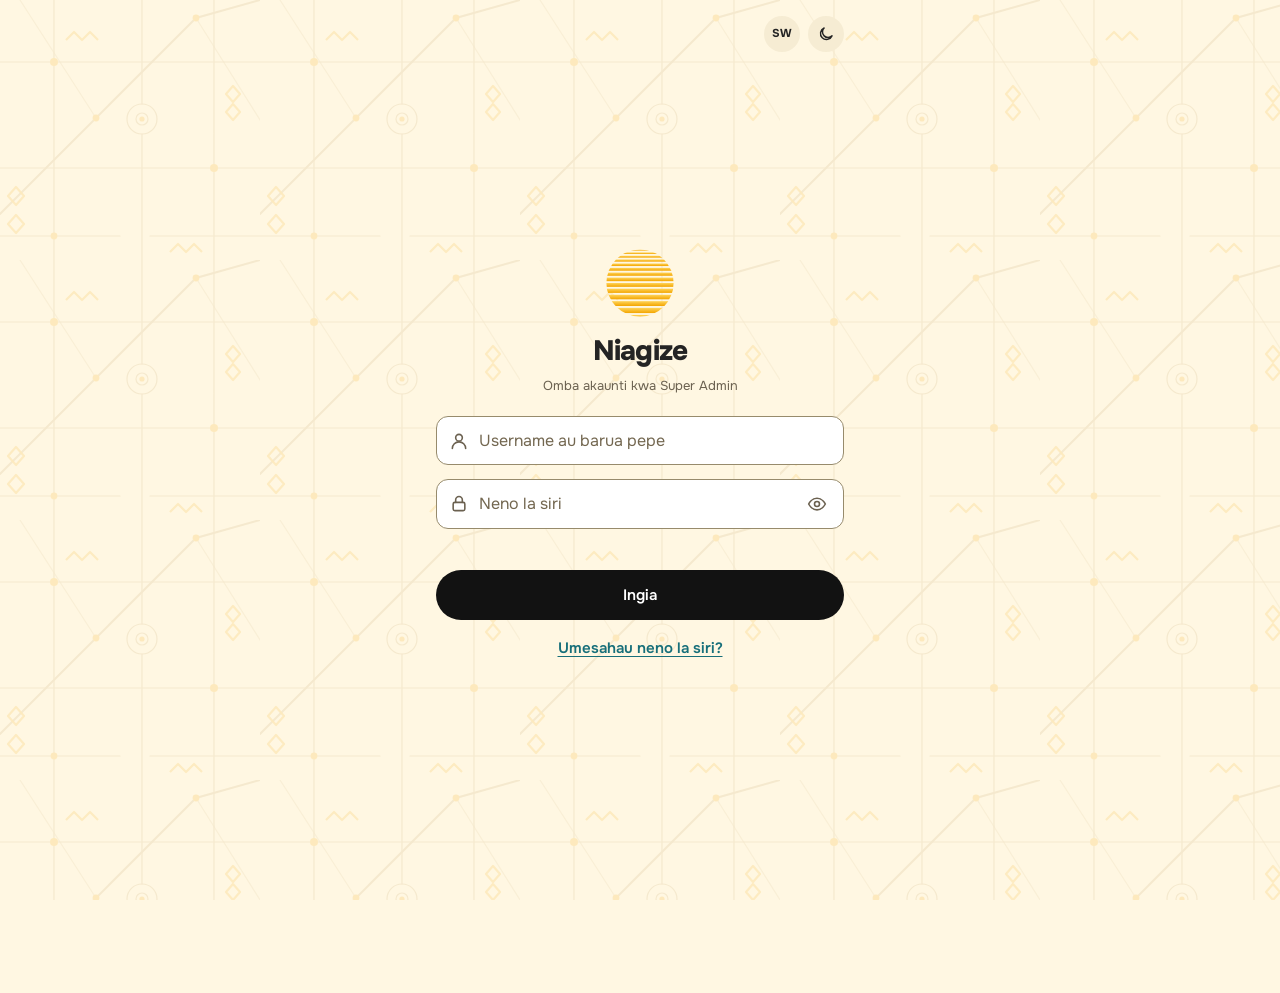
<file: beta/admin/index.html>
<!doctype html>
<html lang="sw">
<head><meta name="robots" content="noindex">
<meta charset="utf-8">
<meta name="viewport" content="width=device-width, initial-scale=1, viewport-fit=cover">
<title>Niagize</title>
<meta property="og:title" content="Niagize">
<meta property="og:description" content="Oda mpya · Niagize Kariakoo">
<meta property="og:image" content="https://pengo01.github.io/winga/beta/og-v3.jpg">
<meta property="og:image:width" content="1200">
<meta property="og:image:height" content="630">
<meta name="theme-color" content="#121212">
<link rel="manifest" href="manifest.webmanifest">
<link rel="icon" href="../icon-boss-192.png?v=3">
<link rel="apple-touch-icon" href="../icon-boss-192.png?v=3">
<meta name="apple-mobile-web-app-capable" content="yes">
<meta name="apple-mobile-web-app-title" content="Niagize">
<link rel="preconnect" href="https://fonts.googleapis.com">
<link rel="preconnect" href="https://fonts.gstatic.com" crossorigin>
<link href="https://fonts.googleapis.com/css2?family=Onest:wght@400;500;600;700;800&display=swap" rel="stylesheet">
<link rel="stylesheet" href="../shared/style.css">
<style>
.vipl{margin-bottom:3px;line-height:1}.vipl .tag{margin:0 !important;vertical-align:baseline !important}
/* Boss side v2: Shopify-style dashboard, orders, products. Framed icons, back arrows, quiet colour. */
.app{max-width:640px;margin:0 auto;min-height:100vh;padding-bottom:calc(92px + env(safe-area-inset-bottom,0px))}
header.top{position:sticky;top:0;z-index:20;background:var(--navy);color:var(--on-navy);padding:10px var(--gr) 10px var(--gl);padding-top:calc(10px + env(safe-area-inset-top,0px));display:flex;align-items:center;gap:6px;overflow:hidden}
header.top .mark{margin-right:auto}
header.top .sunload{width:26px;height:26px}
.upn{font-family:var(--num);font-size:12px;color:var(--jua);font-weight:600;margin-left:-2px;margin-right:4px;position:relative;z-index:1}
main{padding:0 var(--gr) 0 var(--gl);display:flex;flex-direction:column;gap:14px}
.sec-h{display:flex;align-items:center;gap:8px;margin-top:4px}
.sec-h h2{font-size:16px;flex:1}
.card{background:var(--card);border:1px solid var(--line);border-radius:16px;padding:14px}
/* dashboard */
.period{display:inline-flex;background:var(--sunk);border-radius:999px;padding:3px}
.period button{border:0;background:transparent;border-radius:999px;padding:6px 12px;font-size:12.5px;font-weight:600;color:var(--dim)}
.period button[aria-pressed="true"]{background:var(--card);color:var(--ink);box-shadow:var(--shadow-xs)}
.kpis{display:grid;grid-template-columns:1fr 1fr;gap:10px}
.addrrow{display:flex;gap:10px;align-items:center;background:var(--card);border:1px solid var(--line);border-radius:14px;padding:10px 12px}
.addrrow .tt{font-weight:600}.addrrow .ss{font-size:13px;color:var(--dim)}.addrrow .chev{width:18px;height:18px}
.freechip{flex:none;align-self:center}.lockic{display:grid;place-items:center;width:28px;height:28px;color:var(--dim)}.lockic svg{width:16px;height:16px}
.poitem{display:flex;flex-direction:column;gap:8px;padding:4px 0}
.poitem img{width:100%;max-height:320px;object-fit:contain;border-radius:14px;background:var(--sunk);cursor:zoom-in}
.podesc{background:var(--sunk);border-radius:12px;padding:10px 12px;display:flex;flex-direction:column;gap:2px}.podesc div{font-weight:600;white-space:pre-wrap}
.vipcard{display:flex;align-items:center;gap:12px;width:100%;text-align:left;background:var(--card);border:1px solid var(--line);border-radius:16px;padding:12px 14px;color:var(--ink);cursor:pointer}
.vipcard .fi{background:var(--sunk);font-size:20px}.vipcard .grow{flex:1;min-width:0}.vipcard>svg{width:18px;height:18px;flex:none;opacity:.6}.vipcard b{font-size:15px}
.vipsum{display:grid;grid-template-columns:repeat(3,1fr);gap:8px}.vipsum div{background:var(--card);border:1px solid var(--line);border-radius:14px;padding:10px;text-align:center;display:flex;flex-direction:column;gap:2px}
.vipsum b{font-size:20px}.vipsum span{font-size:11.5px;color:var(--dim)}
.viprow{display:flex;align-items:center;gap:10px;background:var(--card);border:1px solid var(--line);border-radius:14px;padding:10px 12px}
.viprow .rk{width:30px;text-align:center;font-weight:800;font-size:15px;flex:none}.viprow .nm{font-weight:700;white-space:nowrap;overflow:hidden;text-overflow:ellipsis}
.vstars{display:inline-flex;gap:2px;line-height:1}.vstars i{display:inline-flex;color:var(--line)}.vstars i svg{width:12px;height:12px}.vstars i.on{color:var(--jua)}
.gjeye{margin-left:auto;border:1px solid var(--line);background:var(--card);color:var(--ink);width:34px;height:34px;border-radius:50%;display:grid;place-items:center;cursor:pointer}.gjeye svg{width:18px;height:18px}
.kpi.profit .l{display:flex;align-items:center;gap:6px;width:100%}.gjdots{letter-spacing:.12em}
.kpi.profit{grid-column:1/-1}
.icopick{border:0;background:none;padding:0;display:grid;place-items:center;cursor:pointer}.icopick img{width:20px;height:20px}
.icopick.big{width:44px;height:44px;flex:none}.icopick.big img{width:28px;height:28px}.icopick.on{outline:2px solid var(--jua);outline-offset:2px;border-radius:50%}
.icogrid{display:grid;grid-template-columns:repeat(6,1fr);gap:6px;background:var(--sunk);border-radius:14px;padding:10px}
.icogrid button{aspect-ratio:1;border:0;border-radius:12px;background:var(--card);display:grid;place-items:center;cursor:pointer}
.icogrid button img{width:70%;height:70%}.icogrid button[aria-pressed="true"]{outline:2px solid var(--jua);background:var(--sunk)}
.fi.c3dw{background:var(--sunk)}.fi.c3dw img{width:26px;height:26px}
.btn.locked{opacity:.55}
#t_total{font-size:18px}#t_total::placeholder{font-size:14px}
.ifield.private{background:var(--sunk);border-color:transparent}.ifield .lock{font-size:13px;opacity:.7;padding-right:4px}
.kpi{background:var(--card);border:1px solid var(--line);border-radius:16px;padding:12px 14px;display:flex;flex-direction:column;gap:4px;text-align:left;color:var(--ink)}
.kpi .l{font-size:12.5px;color:var(--dim);display:flex;align-items:center;gap:6px}
.kpi .l .fi{width:26px;height:26px}.kpi .l .fi svg{width:14px;height:14px}
.kpi .v{font-family:var(--num);font-size:22px;font-weight:600;letter-spacing:-.02em}
.kpi .s{font-size:12px;color:var(--faint)}
.kpi .s b{color:var(--blue)}
.bars{display:flex;align-items:flex-end;gap:6px;height:110px;padding-top:6px}
.bars .b{flex:1;display:flex;flex-direction:column;align-items:center;gap:4px;height:100%;justify-content:flex-end}
.bars .b i{display:block;width:100%;max-width:26px;border-radius:6px 6px 2px 2px;background:var(--bar);min-height:3px}

:root[data-theme="dark"] .bars .b i.today{background:var(--jua)}
.bars .b i.today{background:var(--jua)}
.bars .b span{font-size:11px;color:var(--faint);font-family:var(--num)}
.bars .b em{font-style:normal;font-size:11px;font-family:var(--num);color:var(--dim)}
.funnel{display:flex;flex-direction:column;gap:8px}
.fr{display:grid;grid-template-columns:92px 1fr 44px;align-items:center;gap:8px;font-size:13px}
.fr .tr{height:10px;border-radius:5px;background:var(--sunk);overflow:hidden}
.fr .tr i{display:block;height:100%;background:var(--jua);border-radius:5px}
.fr b{font-family:var(--num);text-align:right;font-weight:600}
.tops .t{display:flex;align-items:center;gap:10px;padding:8px 0;border-top:1px solid var(--line)}
.tops .t:first-child{border-top:0}
.tops img{width:40px;height:40px;border-radius:10px;object-fit:cover;background:var(--sunk)}
.qtiles{display:grid;grid-template-columns:repeat(4,1fr);gap:6px;background:var(--card);border:1px solid var(--line);border-radius:16px;padding:14px 4px}
.qt{display:flex;flex-direction:column;align-items:center;gap:6px;background:none;border:0;padding:0;color:var(--ink);font-size:12px;font-weight:500;position:relative;text-align:center}
.qt .fi{width:48px;height:48px}.qt .fi svg{width:22px;height:22px}
.preview{display:block;text-decoration:none;color:inherit;background:var(--card);border:1px solid var(--line);border-radius:16px;overflow:hidden}
.preview .pg{display:grid;grid-template-columns:repeat(4,1fr);gap:6px;padding:10px}
.preview .pg img,.preview .pg span{width:100%;aspect-ratio:1/1;object-fit:cover;border-radius:9px;background:var(--sunk);display:block}
.list{display:flex;flex-direction:column;background:var(--card);border:1px solid var(--line);border-radius:var(--r);overflow:hidden}
.li{display:flex;gap:10px;align-items:center;padding:10px 12px;border-top:1px solid var(--line)}
.li:first-child{border-top:0}
.li .t{font-weight:600;overflow:hidden;text-overflow:ellipsis;white-space:nowrap}
.li .s{font-size:12.5px;color:var(--dim);margin-top:2px}
.thumb{width:48px;height:48px;border-radius:10px;object-fit:cover;background:var(--sunk);flex:none}
/* orders */
.oc{display:flex;gap:12px;align-items:center;width:100%;text-align:left;background:var(--card);border:1px solid var(--line);border-radius:14px;padding:12px;color:var(--ink)}
.oc .th{display:flex;flex:none;width:68px;position:relative}
.oc .th .pocam{position:absolute;right:-4px;bottom:-4px;width:20px;height:20px;border-radius:50%;background:var(--jua);color:var(--on-jua);display:grid;place-items:center;font-style:normal}.oc .th .pocam svg{width:12px;height:12px}
.newtag{display:inline-block;font-size:11px;font-weight:700;background:transparent;color:var(--cyan-text);box-shadow:inset 0 0 0 1.5px var(--cyan);border-radius:6px;padding:1px 6px;vertical-align:2px}
.oc .th img{width:40px;height:40px;border-radius:10px;object-fit:cover;border:2px solid var(--card);margin-left:-12px;background:var(--sunk)}
.oc .th img:first-child{margin-left:0}
.oc .c{font-family:var(--num);font-weight:600}
.oc .m{font-size:12.5px;color:var(--dim)}
.oc .r{margin-left:auto;display:flex;flex-direction:column;align-items:flex-end;gap:6px}
.oc .r b{font-family:var(--num);font-size:13.5px}
.oc.new{border-color:var(--blue)}
.operiod{align-self:flex-start}
.phonerow{display:flex;gap:8px;align-items:center;min-width:0}
.phonerow .ifield{flex:1 1 auto;min-width:0}
.phonerow .fi{width:48px;height:48px;flex:none}
.slot.full .crp{position:absolute;left:6px;bottom:6px;width:28px;height:28px;border-radius:50%;border:0;background:var(--photo-ink);color:var(--on-navy);display:grid;place-items:center;padding:0}
.slot.full .crp svg{width:15px;height:15px}
.cropv{display:flex;gap:12px;align-items:center;justify-content:center;padding:12px;flex:1;min-height:0}
.cframe{position:relative;width:min(78vw,420px);aspect-ratio:1/1;overflow:hidden;border-radius:12px;background:var(--navy);touch-action:none;cursor:grab;flex:none}
.cframe img{position:absolute;left:0;top:0;transform-origin:0 0;user-select:none;-webkit-user-drag:none;max-width:none}
.cframe::after{content:"";position:absolute;inset:0;pointer-events:none;background:linear-gradient(var(--grid-line),var(--grid-line)) 33.33% 0/1px 100% no-repeat,linear-gradient(var(--grid-line),var(--grid-line)) 66.66% 0/1px 100% no-repeat,linear-gradient(var(--grid-line),var(--grid-line)) 0 33.33%/100% 1px no-repeat,linear-gradient(var(--grid-line),var(--grid-line)) 0 66.66%/100% 1px no-repeat}
.ctools{display:flex;flex-direction:column;gap:10px}
.ctools button{width:40px;height:40px;border-radius:50%;border:1px solid var(--line);background:var(--card);color:var(--ink);display:grid;place-items:center;padding:0}
.ctools button svg{width:18px;height:18px}
.ctools .ok{background:var(--jua);border-color:var(--jua);color:var(--on-jua)}
.oc .tm{font-size:12px;color:var(--faint);font-family:var(--num)}
.oc .claim{font-size:11px;font-weight:600;color:var(--green);display:block;margin-top:2px}
.chip .cnt{font-family:var(--num);font-size:11.5px;background:var(--sunk);border-radius:999px;padding:1px 7px;margin-left:2px}
.chip[aria-pressed="true"] .cnt{background:var(--tint-dark)}
.ocard{background:var(--card);border:1px solid var(--line);border-radius:16px;padding:12px 14px;display:flex;flex-direction:column;gap:10px;color:var(--ink);text-align:left;width:100%}
.ocard .top{display:flex;align-items:center;gap:6px;font-size:12.5px;color:var(--dim)}
.ocard .top .fi{width:26px;height:26px}.ocard .top .fi svg{width:14px;height:14px}
.ocard .mid{display:flex;align-items:center;gap:14px}
.ocard .big{font-family:var(--num);font-size:34px;font-weight:600;letter-spacing:-.03em;min-width:64px;text-align:center}
.ocard .rows{display:flex;flex-direction:column;gap:4px;flex:1;border-left:1px solid var(--line);padding-left:14px}
.ocard .rw{display:flex;align-items:center;gap:8px;font-size:13.5px}
.ocard .rw b{font-family:var(--num);min-width:22px;text-align:right}
.ocard .rw i{width:8px;height:8px;border-radius:50%;flex:none}
.stockpill{display:inline-flex;align-items:center;gap:6px;background:var(--card);border:1px solid var(--line);border-radius:999px;padding:5px 11px 5px 6px;font-size:12.5px;color:var(--dim)}
.stockpill b{font-family:var(--num);color:var(--ink)}
.stockpill .fi{width:22px;height:22px}.stockpill .fi svg{width:12px;height:12px}
.strip{display:flex;gap:8px;overflow-x:auto;scroll-snap-type:x mandatory;padding:10px;background:var(--card);border:1px solid var(--line);border-radius:16px;scrollbar-width:none}
.strip::-webkit-scrollbar{display:none}
.strip button{flex:0 0 31%;max-width:150px;border:0;padding:0;background:none;scroll-snap-align:start;text-align:left;color:var(--ink);display:flex;flex-direction:column;gap:4px}
.strip img{width:100%;aspect-ratio:1/1;object-fit:cover;border-radius:10px;background:var(--sunk);display:block}
.strip .nm{font-size:12px;font-weight:500;white-space:nowrap;overflow:hidden;text-overflow:ellipsis}
.strip .pr{font-size:11.5px;color:var(--dim);font-family:var(--num)}
.cust .av.tap{border:1.5px dashed var(--jua);cursor:pointer;color:var(--jua-text)}
.claimbox{display:flex;flex-direction:column;gap:4px;background:var(--green-soft);border-radius:12px;padding:10px 12px}
.claimbox .rw{display:flex;justify-content:space-between;gap:10px;font-size:13.5px}
.claimbox .rw b{font-family:var(--num)}
.ratebox{display:flex;align-items:center;gap:8px;background:var(--sunk);border-radius:12px;padding:10px 12px;font-size:13.5px}
.ratebox .st{color:var(--jua);letter-spacing:2px}
.ci{display:grid;grid-template-columns:52px 1fr auto;gap:10px;align-items:center;padding:8px 0;border-top:1px solid var(--line)}
.ci:first-child{border-top:0}
.ci img{width:52px;height:52px;border-radius:10px;object-fit:cover;background:var(--sunk)}
.ci .n{font-weight:600;font-size:14px;line-height:1.25}
.ci .p{font-family:var(--num);font-size:12.5px;color:var(--dim)}
.ci b{font-family:var(--num);font-size:13.5px}
.total{display:flex;justify-content:space-between;align-items:baseline;font-weight:600}
.total b{font-family:var(--num);font-size:19px}
.cust{display:flex;align-items:center;gap:10px}
.cust .av{width:42px;height:42px;border-radius:50%;background:var(--sunk);display:grid;place-items:center;font-family:var(--display);font-weight:800;flex:none}
.nextbar{display:flex;gap:8px}
.nextbar .btn{flex:1;border-radius:999px;min-height:50px}
.reasons{display:flex;flex-wrap:wrap;gap:6px}
/* products */
.ph{display:flex;align-items:center;gap:10px;padding-top:14px}
.ph h1{font-size:22px;flex:1}
.tools{display:flex;align-items:center;gap:8px}
.tools .chips{flex:1}
.grid{display:grid;grid-template-columns:1fr 1fr;gap:10px}
.pcard{position:relative;background:var(--card);border:1px solid var(--line);border-radius:14px;overflow:hidden;text-align:left;padding:0;display:flex;flex-direction:column;color:var(--ink)}
.pcard .popen{all:unset;display:block;cursor:pointer;position:relative}
.pcard .pacts{display:flex;justify-content:flex-end;gap:8px;padding:0 10px 10px}
.pcard .pr.noprice{color:var(--red);font-family:var(--body);font-size:12.5px}
.pcard img{width:100%;aspect-ratio:1/1;object-fit:cover;background:var(--sunk);display:block}
.pcard .in{padding:8px 10px 10px;display:flex;flex-direction:column;gap:3px;min-width:0}
.pcard .nm{font-weight:600;font-size:13.5px;line-height:1.25;display:-webkit-box;-webkit-line-clamp:2;-webkit-box-orient:vertical;overflow:hidden;min-height:2.5em}
.pcard .pr{font-family:var(--num);font-weight:600;font-size:13.5px}
.pcard .meta{display:flex;align-items:center;gap:6px;justify-content:space-between;font-size:11px;color:var(--faint)}
.pcard .tag{position:absolute;left:8px;top:8px}
.pcard.dim img{opacity:.55}
.pill svg{width:13px;height:13px}
nav.tabs{position:fixed;left:0;right:0;bottom:0;z-index:30;background:var(--navy);border-top:1px solid var(--nav-raise);padding-bottom:env(safe-area-inset-bottom,0px)}
nav.tabs .in{max-width:640px;margin:0 auto;display:grid;grid-template-columns:1fr 1fr 84px 1fr 1fr;align-items:center;height:66px}
nav.tabs button.tab{background:none;border:0;display:flex;flex-direction:column;align-items:center;gap:3px;font-size:11px;font-weight:500;color:var(--on-navy-dim);height:100%;justify-content:center;position:relative}
nav.tabs button.tab svg{width:22px;height:22px}
nav.tabs button.tab[aria-current="page"]{color:var(--cyan);font-weight:600}
nav.tabs .bdg{position:absolute;top:8px;left:calc(50% + 4px);min-width:17px;height:17px;border-radius:9px;background:var(--jua);color:var(--on-jua);font-size:11px;font-weight:700;display:grid;place-items:center;padding:0 4px;font-family:var(--num)}
.fab{display:flex;flex-direction:column;align-items:center;gap:2px;margin-top:-28px;cursor:pointer}
.fab span.c{width:58px;height:58px;border-radius:50%;background:var(--jua);border:4px solid var(--navy);box-shadow:var(--shadow);display:grid;place-items:center;color:var(--on-jua)}
.fab span.c svg{width:25px;height:25px}
.fab span.l{font-size:11.5px;font-weight:600;color:var(--on-navy)}
.fileHidden{position:absolute;width:1px;height:1px;opacity:0;pointer-events:none}
.slots{display:grid;grid-template-columns:repeat(3,1fr);gap:8px}
.slot{position:relative;aspect-ratio:1/1;border-radius:12px;overflow:hidden;background:var(--sunk);border:1.5px dashed var(--line);display:grid;place-items:center;color:var(--dim);cursor:pointer}
.slot img{width:100%;height:100%;object-fit:cover;display:block}
.slot.full{border-style:solid}
.slot.off{opacity:.45;cursor:default}
.slot .rm{position:absolute;top:5px;right:5px;width:28px;height:28px;border-radius:50%;border:0;background:var(--photo-ink);color:var(--on-navy);display:grid;place-items:center}
.slot .rm svg{width:15px;height:15px}
.slot>svg{width:26px;height:26px}
.catpick{display:flex;flex-wrap:wrap;gap:6px}
.subpick .chip{padding:5px 11px;font-size:12.5px;background:transparent}
.subpick .chip[aria-pressed="true"]{background:var(--sunk);color:var(--ink);border-color:var(--ink)}
.ratepick{display:flex;gap:8px}
.ratepick button{border:1px solid var(--line);background:var(--card);border-radius:999px;padding:7px 12px;font-size:12.5px;font-weight:600;color:var(--dim);display:flex;align-items:center;gap:6px}
.ratepick button[aria-pressed="true"]{border-color:var(--ink);color:var(--ink)}
.ft2{display:flex;gap:8px}
.ft2 .btn{flex:1}
.ibtn{width:40px;height:40px;border-radius:50%;border:1px solid var(--line);background:var(--card);display:grid;place-items:center;color:var(--dim)}
.ibtn svg{width:19px;height:19px}
.ibtn[aria-pressed="true"]{background:var(--navy);border-color:var(--navy);color:var(--on-navy)}
:root[data-theme="dark"] .ibtn[aria-pressed="true"]{background:var(--jua);border-color:var(--jua);color:var(--on-jua)}
.prof{display:flex;flex-direction:column;align-items:center;gap:8px;padding:8px 0 4px}
.prof .ring{width:96px;height:96px;border-radius:50%;padding:4px;background:var(--jua)}
.prof .ring>span:not(.avcam){width:100%;height:100%;border-radius:50%;background:var(--navy);color:var(--jua);display:grid;place-items:center;font-family:var(--display);font-weight:800;font-size:32px;border:3px solid var(--paper)}
.prof .nm{font-family:var(--display);font-weight:800;font-size:20px;text-align:center}
.mrow{display:flex;align-items:center;gap:14px;width:100%;background:var(--card);border:1px solid var(--line);border-radius:14px;padding:13px 14px;text-align:left;color:var(--ink)}
.mrow .fi{width:34px;height:34px}.mrow .fi svg{width:17px;height:17px}
.mrow .chev{width:18px;height:18px;color:var(--faint);margin-left:auto}
.mrow .tt{font-weight:600}.mrow .ss{font-size:12.5px;color:var(--dim)}
.mrow.red{color:var(--red)}
.pay{display:grid;grid-template-columns:1fr auto;gap:6px;background:var(--card);border:1px solid var(--line);border-radius:12px;padding:8px}
.pay select,.pay input{border:1px solid var(--line);background:var(--paper);border-radius:9px;padding:9px 10px;min-height:40px;outline:none;width:100%}
.pay .two{grid-column:1/-1;gap:6px}
.member{display:flex;align-items:center;gap:12px;padding:10px 0;border-top:1px solid var(--line)}
.member:first-child{border-top:0}
.member .avs{width:40px;height:40px;border-radius:50%;background:var(--sunk);display:grid;place-items:center;font-family:var(--display);font-weight:800;flex:none}
.step{display:flex;gap:12px;align-items:center;padding:10px 0;border-top:1px solid var(--line)}
.step:first-child{border-top:0}
.step .n{width:30px;height:30px;border-radius:50%;display:grid;place-items:center;font-family:var(--num);font-weight:600;background:var(--sunk);flex:none}
.step.done .n{background:var(--ink);color:var(--paper)}.step.done .tt{text-decoration:line-through;color:var(--dim)}
.binst{list-style:none;margin:0 0 6px;padding:10px 12px;background:var(--sunk);border-radius:14px;display:flex;flex-direction:column;gap:9px;font-size:13.5px;line-height:1.35}
.binst li{display:flex;gap:10px;align-items:flex-start}
.binst .bn{width:22px;height:22px;border-radius:50%;background:var(--jua);color:var(--on-jua);display:grid;place-items:center;font-size:12px;font-weight:700;flex:none}
.step .n svg{width:16px;height:16px}
.bline{display:flex;gap:10px;align-items:center;padding:11px 12px;border-radius:12px;background:var(--card);border:1px solid var(--line);font-size:15px;line-height:1.35;text-align:left;color:var(--ink);font:inherit;width:100%}
.bline.warn{background:var(--amber-soft);border-color:transparent}
.bline svg{width:18px;height:18px;flex:none}
.step .tt{font-weight:600}.step .ss{font-size:12.5px;color:var(--dim)}
.delbox{display:flex;flex-direction:column;align-items:center;gap:12px;text-align:center;padding:6px 0}
.delbox .big{width:64px;height:64px;border-radius:50%;background:var(--red-soft);color:var(--red);display:grid;place-items:center;position:relative}
.delbox .big svg{width:30px;height:30px}
.login{min-height:100vh;display:flex;flex-direction:column;justify-content:center;gap:14px;padding:24px var(--gr) 24px var(--gl);max-width:440px;margin:0 auto;position:relative}
.login .corner{position:absolute;top:calc(16px + env(safe-area-inset-top,0px));right:var(--gr);display:flex;gap:8px}
.login .corner .hbtn{background:var(--sunk);color:var(--ink)}
.eye{border:0;background:none;color:var(--dim);display:grid;place-items:center;padding:4px}
.eye svg{width:20px;height:20px}
.sharebox{display:flex;align-items:center;gap:10px;background:var(--sunk);border-radius:14px;padding:10px 10px 10px 14px}
.sharebox .u{font-family:var(--num);font-size:12.5px;color:var(--dim);overflow:hidden;text-overflow:ellipsis;white-space:nowrap;flex:1}
/* v2.1 */
.kpi.sales{background:var(--ocean);border-color:var(--ocean);color:var(--on-navy)}
.kpi.sales .v{color:var(--jua)} .kpi.sales .l,.kpi.sales .s{color:var(--on-navy-dim)} .kpi.sales .fi{background:var(--on-navy-tint);color:var(--jua)}
.ofchips.three{display:grid!important;grid-template-columns:auto 1.4fr 1.2fr;gap:6px;overflow:visible;padding-left:0;padding-right:0}.ofchips.three .chip{justify-content:center;min-width:0;padding-left:8px;padding-right:8px;white-space:nowrap}
.otag{display:flex!important;flex-wrap:wrap;align-items:center;gap:4px 8px}.otag .onx{font-size:12.5px;font-weight:600;color:var(--ink);white-space:nowrap}
.osearch{display:flex;align-items:center;gap:6px;flex:1;min-width:0;max-width:220px;margin-left:auto;background:var(--card);border:1px solid var(--line);border-radius:999px;height:38px;padding:0 12px}
.osearch svg{width:16px;height:16px;color:var(--dim);flex:none}
.osearch input{border:0;outline:none;background:transparent;min-width:0;flex:1;font-family:var(--num);text-transform:uppercase}
.osearch input::placeholder{font-family:var(--body);text-transform:none}
.ph h1{flex:0 0 auto}
.subchips .chip{background:transparent;border-color:transparent;color:var(--dim);padding:4px 10px;font-size:12.5px}
.subchips .chip[aria-pressed="true"]{background:var(--sunk);border-color:var(--sunk);color:var(--ink)}
.feerow{display:flex;align-items:center;gap:10px;background:var(--paper);border:1px solid var(--line);border-radius:12px;padding:8px 12px}
.feerow.bad{border-color:var(--red);box-shadow:0 0 0 3px var(--red-ring)}
.feerow .grow{display:flex;flex-direction:column}
.feerow input{border:0;outline:none;background:transparent;width:100%;padding:2px 0;font-family:var(--num);font-weight:600}
.feerow input::placeholder{font-family:var(--body);font-weight:400;color:var(--faint)}
.ci .note{font-size:12px;color:var(--dim);background:var(--sunk);border-radius:8px;padding:3px 8px;margin-top:3px;display:inline-block}
.catpick.bad{outline:2px solid var(--red);outline-offset:4px;border-radius:12px}
.slots.bad{outline:2px solid var(--red);outline-offset:4px;border-radius:14px}
.sendbtn{width:46px;height:46px;border-radius:50%;border:0;background:var(--ink);color:var(--paper);display:grid;place-items:center;flex:none}
.sendbtn svg{width:19px;height:19px}
.spinning svg{animation:spin .8s linear infinite}
.nudge{display:flex;align-items:center;gap:12px;background:var(--jua-soft);border:1px solid var(--line-soft);border-radius:16px;padding:12px 8px 12px 14px}
.nudge b{font-size:14.5px}
.alertshero{display:flex;flex-direction:column;align-items:center;gap:10px;padding:10px 0 4px}
.alertshero .ring{width:84px;height:84px;border-radius:50%;background:var(--jua);color:var(--on-jua);display:grid;place-items:center}
.alertshero .ring svg{width:38px;height:38px}
.login .brandmark{display:block}

/* ===== v2.15 Calm pass (Boss): locked palette, one card / tag / button size ===== */
/* order page: customer card */
.ocard2{display:flex;flex-direction:column;gap:0;padding:4px 14px}
.orow{display:flex;align-items:center;gap:10px;padding:10px 0;border-top:1px solid var(--line);min-width:0}
.orow:first-child{border-top:0}
.orow .nm{font-weight:600}
.orow .av{width:40px;height:40px;border-radius:50%;background:var(--sunk);display:grid;place-items:center;font-weight:700;flex:none;border:0;color:var(--ink)}
.orow .av svg{width:18px;height:18px}
.cust .av.tap,.orow .av.tap{border:1.5px dashed var(--faint);color:var(--dim);background:transparent}
.orow .ifield{flex:1 1 auto;min-width:0;min-height:48px;background:var(--paper)}
.orow .ifield.need{border-style:dashed;border-color:var(--faint)}
.orow .fi{width:40px;height:40px}
.orow .linkbtn{color:var(--cyan-text);text-decoration:none;font-weight:600}
/* items: urgency tag right under the items */
.otags{display:flex;gap:8px;padding-top:10px;margin-top:2px;border-top:1px solid var(--line)}
.ci{grid-template-columns:52px 1fr auto}
.ci .note{background:var(--sunk);color:var(--dim)}
/* money card: label left, value right, actions in a 32px column */
.mcard{display:flex;flex-direction:column;gap:0;padding:4px 14px}
.mrow2{display:flex;align-items:center;gap:10px;padding:10px 0;border-top:1px solid var(--line);min-height:52px}
.mrow2:first-child{border-top:0}
.mrow2 .lb{display:block;font-size:12.5px;color:var(--dim)}
.mrow2 .grow{display:flex;flex-direction:column;min-width:0}
.mrow2 input{border:0;outline:none;background:transparent;width:100%;padding:2px 0;font-family:var(--num);font-weight:600;font-size:16px;color:var(--ink)}
.mrow2 input::placeholder{font-family:var(--body);font-weight:400;color:var(--faint)}
.mrow2.sub{min-height:0;padding:6px 0;border-top:0;font-size:13px;color:var(--dim)}
.mrow2.tot{font-weight:600}.mrow2.tot b{font-size:20px;letter-spacing:-.02em}
.mrow2.gj b{font-size:15px}
.mrow2.bad{border-color:var(--line)}.mrow2.bad .lb{color:var(--red)}
.mrow2 .fi.sm{width:32px;height:32px}
.mrow2 .lockic{width:32px;height:32px}
.freechip{height:36px;padding:0 14px}
.mcard .ferr:empty{display:none}.mcard .hint{padding-bottom:8px}
.note2{display:flex;flex-direction:column;gap:8px;padding:12px 14px}
.note2 .ic{width:16px;height:16px;flex:none;color:var(--dim)}
.note2 .st{color:var(--jua);letter-spacing:2px}
/* footer: all 48 high; round icon buttons, one gold pill */
.nextbar{display:flex;gap:8px;align-items:center}
.nextbar .btn{flex:1;border-radius:999px;min-height:48px}
.rb{width:48px;height:48px;border-radius:50%;border:1px solid var(--line);background:var(--card);color:var(--ink);display:grid;place-items:center;flex:none;padding:0}
.rb svg{width:20px;height:20px}.rb.danger{color:var(--red)}
.btn.locked{opacity:1;background:var(--sunk)!important;color:var(--dim)!important}
/* order list */
.otag{display:block;margin-top:6px}
.oc.new{border-color:var(--cyan)}
.oc .claim{color:var(--cyan-text)}
/* dashboard: neutral cards, colour only where it means something */
.vipcard .fi{background:var(--sunk);color:var(--ink)}.vipcard .fi svg{width:19px;height:19px}
.vipcard .vn{font-size:15px;font-weight:700;background:var(--sunk);border-radius:8px;padding:2px 9px}
/* top customers */
.vipf .chip svg{width:13px;height:13px;color:var(--jua-text)}
.vipf .chip[aria-pressed="true"] svg{color:var(--on-jua)}
.viprow{border:0;border-radius:0;box-shadow:none!important}
.viprow .rk{width:24px;text-align:center;font-weight:700;color:var(--dim);flex:none}
/* inline saves are quiet: only the footer action is gold */
.orow .fi.jua,.mrow2 .fi.jua{background:var(--sunk);color:var(--ink);border:1px solid var(--line)}
/* v2.16 wave 3: dashboard opens on the job; KPIs as type */
.job{display:flex;align-items:center;gap:12px;background:var(--card);border:1px solid var(--line);border-radius:16px;padding:10px 10px 10px 12px}
.job b{font-size:15px}.job.on{border-color:var(--jua)}
.jobgo{border-radius:999px;min-height:40px;padding:8px 14px}
.nudge{background:var(--card);border-color:var(--line)}
.kpil{padding:2px 14px}
.kr{display:flex;align-items:center;gap:10px;padding:12px 0;border-top:1px solid var(--line)}.kr:first-child{border-top:0}
.kl{flex:1;min-width:0;display:flex;flex-direction:column;gap:2px;font-size:13.5px;color:var(--dim)}
.ks{font-size:12px;color:var(--faint);display:flex;align-items:center;gap:4px}
.kst{display:inline-flex;color:var(--jua)}.kst svg{width:12px;height:12px;fill:currentColor;stroke:none}
.kv{font-size:20px;font-weight:600;letter-spacing:-.02em;color:var(--ink);white-space:nowrap}
.kr .gjeye{margin-left:0;flex:none}
.ocard .top{font-size:12.5px;color:var(--dim)}
/* v2.17 Boss */
.oacts{display:flex;flex-wrap:wrap;gap:8px}
.tag.tbtn{border:0;cursor:pointer;height:40px;padding:0 14px;border-radius:999px;font-size:13px;color:var(--ink)}
.tag.tbtn svg{width:15px;height:15px}
.tag.tbtn.danger{color:var(--red)}.tag.tbtn.danger svg{color:var(--red)}
.archbar{gap:10px;align-items:center}.archbar .hint{flex:1}
.ring.avpick{border:0;padding:4px;cursor:pointer;position:relative;overflow:visible}
.ring.avpick img{position:absolute;inset:4px;width:calc(100% - 8px);height:calc(100% - 8px);border-radius:50%;object-fit:cover;z-index:1}
.avcam{position:absolute;right:-2px;bottom:-2px;z-index:2;width:30px;height:30px;border-radius:50%;background:var(--jua);color:var(--on-jua);display:grid;place-items:center;border:2px solid var(--paper)}
.avcam svg{width:15px;height:15px}
.hbtn.av{position:relative;overflow:hidden}.hbtn.av img{position:absolute;inset:0;width:100%;height:100%;object-fit:cover;z-index:1}
.mrow2.pays .chips{margin-top:6px;flex-wrap:wrap}
.ocard .rows .rw i{width:9px;height:9px}
</style>
</head>
<body>
<script>window.NIAGIZE_APP = "boss";</script>
<div class="app" id="app"></div>
<script>/* v2.17: blank-screen guard: if the app hasn't drawn after 6 s (no network, a file missing), say so */
setTimeout(function(){var a=document.getElementById("app");if(!a||a.children.length||document.getElementById("errRoot"))return;
a.innerHTML='<div style="min-height:80vh;display:grid;place-items:center;text-align:center;padding:24px"><div><b style="display:block;font-size:20px;margin-bottom:6px">'+(navigator.onLine===false?'Hakuna mtandao':'Imeshindwa kufungua')+'</b><p style="margin:0 0 18px;opacity:.7">Washa data au Wi-Fi, kisha jaribu tena.</p><button onclick="location.reload()" style="border:0;border-radius:999px;background:#FFC62D;color:#121212;font-weight:600;padding:13px 26px">Jaribu tena</button></div></div>';},6000);</script>
<div id="sheetRoot"></div>
<div id="toastRoot"></div>
<input type="file" id="pick" class="fileHidden" accept="image/*" multiple>
<input type="file" id="more" class="fileHidden" accept="image/*" multiple>
<input type="file" id="avIn" class="fileHidden" accept="image/*">

<script src="../shared/supabase-2.45.4.js"></script>
<script src="../shared/config.js"></script>
<script src="../shared/core.js"></script>
<script>
(function(){
"use strict";
var W=window.Winga,t=W.t,esc=W.esc,$=W.$;
var S={shop:{},products:[],orders:[],dash:null,days:7,me:null,status:"pilot",tab:"home",filter:"all",ofilter:"new",osub:"all",oq:"",cat:"",q:"",email:"",stage:"boot",lastCat:"fashion",lastSub:"women",team:null,pendingOrder:null,busy:false};
var Q={jobs:[],done:0,total:0,running:false};
var A=null,E=null,D=null,T=null,C=null,O=null,K=null,R=null,RC=null,P=null;   // add · edit · settings · team · confirm · order · password · reset · customer reset
var stack=[],HOW0=false,ALERT_WELCOME=false;
var URLS=new Map(); function purl(f){if(!URLS.has(f))URLS.set(f,URL.createObjectURL(f));return URLS.get(f);}
var P='<svg viewBox="0 0 24 24" fill="none" stroke="currentColor" stroke-width="1.9" stroke-linecap="round" stroke-linejoin="round">';
var IC={
 home:P+'<path d="M3 11l9-7 9 7v9a1 1 0 0 1-1 1h-5v-6h-6v6H4a1 1 0 0 1-1-1z"/></svg>',
 grid:P+'<rect x="3" y="3" width="7.5" height="7.5" rx="1.5"/><rect x="13.5" y="3" width="7.5" height="7.5" rx="1.5"/><rect x="3" y="13.5" width="7.5" height="7.5" rx="1.5"/><rect x="13.5" y="13.5" width="7.5" height="7.5" rx="1.5"/></svg>',
 inbox:P+'<path d="M3 13l3-8h12l3 8v6a1 1 0 0 1-1 1H4a1 1 0 0 1-1-1z"/><path d="M3 13h5l1.5 2.5h5L16 13h5"/></svg>',
 me:P+'<circle cx="12" cy="8" r="4"/><path d="M4 21a8 8 0 0 1 16 0"/></svg>',
 cam:P+'<path d="M4 8h3l2-3h6l2 3h3v11H4z"/><circle cx="12" cy="13" r="3.5"/></svg>',
 x:P+'<path d="M6 6l12 12M18 6L6 18"/></svg>',
 back:P+'<path d="M15 5l-7 7 7 7"/></svg>',
 minus:P+'<path d="M5 12h14"/></svg>',
 crop:P+'<path d="M6 2v14a2 2 0 0 0 2 2h14"/><path d="M2 6h14a2 2 0 0 1 2 2v14"/></svg>',
 search:P+'<circle cx="11" cy="11" r="7"/><path d="M20 20l-4-4"/></svg>',
 bulb:P+'<path d="M9 18h6M10 21h4"/><path d="M12 3a6 6 0 0 0-3.6 10.8c.6.5 1 1.2 1 2V16h5.2v-.2c0-.8.4-1.5 1-2A6 6 0 0 0 12 3z"/></svg>',
 filter:P+'<path d="M4 5h16l-6 8v5l-4 2v-7z"/></svg>',
 check:'<svg viewBox="0 0 24 24" fill="none" stroke="currentColor" stroke-width="3" stroke-linecap="round" stroke-linejoin="round"><path d="M5 12l5 5 9-10"/></svg>',
 selectSq:P+'<rect x="3.5" y="3.5" width="17" height="17" rx="4"/><path d="M8 12l3 3 5-6"/></svg>',
 trash:P+'<path d="M4 7h16M9 7V4h6v3M6 7l1 13h10l1-13M10 11v6M14 11v6"/></svg>',
 pen:P+'<path d="M4 20h4L19 9l-4-4L4 16z"/><path d="M13.5 6.5l4 4"/></svg>',
 share:P+'<path d="M12 3v12M7 8l5-5 5 5"/><path d="M5 13v7h14v-7"/></svg>',
 copy:P+'<rect x="8" y="8" width="12" height="12" rx="2"/><path d="M16 8V5a1 1 0 0 0-1-1H5a1 1 0 0 0-1 1v10a1 1 0 0 0 1 1h3"/></svg>',
 wa:'<svg viewBox="0 0 24 24" fill="currentColor"><path d="M12.04 2C6.58 2 2.13 6.45 2.13 11.91c0 1.75.46 3.45 1.32 4.95L2.05 22l5.25-1.38a9.9 9.9 0 0 0 4.74 1.21c5.46 0 9.91-4.45 9.91-9.91S17.5 2 12.04 2zm5.8 14.1c-.24.68-1.42 1.3-1.96 1.35-.5.05-.98.24-3.3-.69-2.8-1.1-4.58-3.97-4.72-4.15-.14-.18-1.12-1.49-1.12-2.85s.71-2.02.97-2.3c.25-.27.55-.34.73-.34l.53.01c.17 0 .4-.06.62.48.24.56.8 1.94.87 2.08.07.14.12.3.02.48-.09.18-.14.3-.27.46l-.41.48c-.14.14-.28.29-.12.56.16.27.71 1.17 1.53 1.9 1.05.94 1.94 1.23 2.21 1.37.27.14.43.12.59-.07.16-.18.68-.8.86-1.07.18-.27.36-.23.61-.14.25.09 1.58.75 1.85.88.27.14.45.2.52.32.07.11.07.66-.17 1.34z"/></svg>',
 phone:P+'<path d="M5 4h4l2 5-2.5 1.5a11 11 0 0 0 5 5L15 13l5 2v4a2 2 0 0 1-2 2A16 16 0 0 1 3 6a2 2 0 0 1 2-2"/></svg>',
 sun:P+'<circle cx="12" cy="12" r="4"/><path d="M12 2v2M12 20v2M2 12h2M20 12h2M4.9 4.9l1.4 1.4M17.7 17.7l1.4 1.4M4.9 19.1l1.4-1.4M17.7 6.3l1.4-1.4"/></svg>',
 moon:P+'<path d="M20 14.5A8 8 0 1 1 9.5 4a6.5 6.5 0 0 0 10.5 10.5z"/></svg>',
 out:P+'<path d="M15 4h4v16h-4M10 8l-4 4 4 4M6 12h10"/></svg>',
 plus:P+'<path d="M12 5v14M5 12h14"/></svg>',
 tag:P+'<path d="M3 12V4h8l10 10-8 8z"/><circle cx="7.5" cy="8.5" r="1.3"/></svg>',
 hash:P+'<path d="M5 9h14M5 15h14M10 4l-2 16M16 4l-2 16"/></svg>',
 text:P+'<path d="M4 6h16M4 12h16M4 18h10"/></svg>',
 box:P+'<path d="M3 7l9-4 9 4-9 4z"/><path d="M3 7v10l9 4 9-4V7M12 11v10"/></svg>',
 archive:P+'<rect x="3" y="4" width="18" height="5" rx="1.5"/><path d="M5 9v10a1 1 0 0 0 1 1h12a1 1 0 0 0 1-1V9M10 13h4"/></svg>',
 unarchive:P+'<rect x="3" y="4" width="18" height="5" rx="1.5"/><path d="M5 9v10a1 1 0 0 0 1 1h12a1 1 0 0 0 1-1V9M12 18v-6M9.5 14.5L12 12l2.5 2.5"/></svg>',
 eye:P+'<path d="M2 12s3.6-7 10-7 10 7 10 7-3.6 7-10 7S2 12 2 12z"/><circle cx="12" cy="12" r="3"/></svg>',
 eyeOff:P+'<path d="M3 3l18 18M10.6 5.1A10 10 0 0 1 12 5c6.4 0 10 7 10 7a17 17 0 0 1-3.2 4M6.6 6.6C3.8 8.4 2 12 2 12s3.6 7 10 7a9.7 9.7 0 0 0 5.4-1.6"/><path d="M9.9 9.9a3 3 0 0 0 4.2 4.2"/></svg>',
 sold:P+'<path d="M3 12V4h8l10 10-8 8z"/><path d="M7 16L17 6"/></svg>',
 store:P+'<path d="M4 9l1.5-5h13L20 9M4 9h16v11H4zM4 9a2.7 2.7 0 0 0 5.3 0 2.7 2.7 0 0 0 5.4 0A2.7 2.7 0 0 0 20 9"/><path d="M10 20v-5h4v5"/></svg>',
 team:P+'<circle cx="9" cy="8" r="3.5"/><path d="M2.5 20a6.5 6.5 0 0 1 13 0M16 5a3.5 3.5 0 0 1 0 7M18 14.5a6.5 6.5 0 0 1 3.5 5.5"/></svg>',
 gear:P+'<circle cx="12" cy="12" r="3.2"/><path d="M19.4 15a1.6 1.6 0 0 0 .3 1.8l.1.1a2 2 0 1 1-2.8 2.8l-.1-.1a1.6 1.6 0 0 0-2.7 1.1V21a2 2 0 1 1-4 0v-.1a1.6 1.6 0 0 0-2.7-1.1l-.1.1a2 2 0 1 1-2.8-2.8l.1-.1a1.6 1.6 0 0 0-1.1-2.7H3a2 2 0 1 1 0-4h.1a1.6 1.6 0 0 0 1.1-2.7l-.1-.1a2 2 0 1 1 2.8-2.8l.1.1a1.6 1.6 0 0 0 2.7-1.1V3a2 2 0 1 1 4 0v.1a1.6 1.6 0 0 0 2.7 1.1l.1-.1a2 2 0 1 1 2.8 2.8l-.1.1a1.6 1.6 0 0 0 1.1 2.7H21a2 2 0 1 1 0 4h-.1a1.6 1.6 0 0 0-1.5 1.3z"/></svg>',
 doc:P+'<path d="M7 3h7l5 5v13H7z"/><path d="M14 3v5h5M10 13h6M10 17h6"/></svg>',
 mail:P+'<rect x="3" y="5" width="18" height="14" rx="2"/><path d="M3 7l9 6 9-6"/></svg>',
 lock:P+'<rect x="5" y="10" width="14" height="10" rx="2"/><path d="M8 10V7a4 4 0 0 1 8 0v3"/></svg>',
 key:P+'<circle cx="8" cy="15" r="4"/><path d="M11 12l9-9M17 6l3 3"/></svg>',
 user:P+'<circle cx="12" cy="8" r="4"/><path d="M4 21a8 8 0 0 1 16 0"/></svg>',
 chev:P+'<path d="M9 6l6 6-6 6"/></svg>',
 refresh:P+'<path d="M20 12a8 8 0 1 1-2.3-5.6"/><path d="M20 4v5h-5"/></svg>',
 money:P+'<rect x="3" y="6" width="18" height="12" rx="2"/><circle cx="12" cy="12" r="2.5"/></svg>',
 users:P+'<circle cx="9" cy="9" r="3.5"/><path d="M3 20a6 6 0 0 1 12 0M17 11a3 3 0 1 0 0-6M21 20a5 5 0 0 0-4-4.9"/></svg>',
 trend:P+'<path d="M3 17l6-6 4 4 8-8"/><path d="M15 7h6v6"/></svg>',
 pin:P+'<path d="M12 21s-7-6.2-7-11.5A7 7 0 0 1 19 9.5C19 14.8 12 21 12 21z"/><circle cx="12" cy="9.5" r="2.5"/></svg>',
 truck:P+'<path d="M3 6h11v10H3zM14 10h4l3 3v3h-7"/><circle cx="7" cy="18" r="1.8"/><circle cx="17" cy="18" r="1.8"/></svg>',
 bell:P+'<path d="M6 16V11a6 6 0 0 1 12 0v5l1.5 2h-15z"/><path d="M10 20.5a2 2 0 0 0 4 0"/></svg>',
 share2:P+'<rect x="7" y="3" width="10" height="18" rx="2.5"/><path d="M12 7v6M9.5 9.5L12 7l2.5 2.5"/></svg>',
 send:P+'<path d="M4 12l16-8-6 16-2.5-6.5z"/><path d="M11.5 13.5L20 4"/></svg>',
 clock:P+'<circle cx="12" cy="12" r="9"/><path d="M12 7v5l3 2"/></svg>',
 /* v2.15 Feather icons (feathericons.com, MIT) */
 globe:P+'<circle cx="12" cy="12" r="10"/><line x1="2" y1="12" x2="22" y2="12"/><path d="M12 2a15.3 15.3 0 0 1 4 10 15.3 15.3 0 0 1-4 10 15.3 15.3 0 0 1-4-10 15.3 15.3 0 0 1 4-10z"/></svg>',
 zap:P+'<polygon points="13 2 3 14 12 14 11 22 21 10 12 10 13 2"/></svg>',
 undo:P+'<polyline points="1 4 1 10 7 10"/><path d="M3.51 15a9 9 0 1 0 2.13-9.36L1 10"/></svg>',
 award:P+'<circle cx="12" cy="8" r="7"/><polyline points="8.21 13.89 7 23 12 20 17 23 15.79 13.88"/></svg>',
 checkc:P+'<path d="M22 11.08V12a10 10 0 1 1-5.93-9.14"/><polyline points="22 4 12 14.01 9 11.01"/></svg>',
 starO:P+'<polygon points="12 2 15.09 8.26 22 9.27 17 14.14 18.18 21.02 12 17.77 5.82 21.02 7 14.14 2 9.27 8.91 8.26 12 2"/></svg>',
 star:'<svg viewBox="0 0 24 24" fill="currentColor"><path d="M12 3.5l2.6 5.4 5.9.8-4.3 4.1 1 5.9-5.2-2.8-5.2 2.8 1-5.9-4.3-4.1 5.9-.8z"/></svg>'
};
/* v2.18: no "Nakurudia" step — a new order goes straight to Tuma invoice */
var NEXT={new:"invoiced",progress:"invoiced",invoiced:"paid",paid:"done"};
var NEXTLABEL={new:"a_invoice",progress:"a_invoice",invoiced:"a_paid",paid:"a_done"};
/* order filters: Mpya · Zinasubiri (Inasubiri malipo, Inafanyiwa kazi) · Zimekamilika (Kamili, Zimesitishwa) */
/* v2.20: three tabs by whose move it is. Mpya = send the invoice; Inafanyiwa kazi = invoice sent, until delivered
   (customer-paid first, then paid-to-deliver, then waiting); Zimekamilika = done or cancelled. One search over all. */
var OF={new:{all:["new","progress"]},work:{all:["invoiced","paid"]},done:{all:["done","cancelled"]},pending:{all:["progress","invoiced","paid"]}};
var OSUB={};
function orank(o){return o.status==="invoiced"&&o.claim_ref?0:o.status==="paid"?1:2;}
function onext(o){var st=o.status;return st==="new"||st==="progress"?"nx_b_inv":st==="invoiced"?(o.claim_ref?"nx_b_verify":"nx_b_wait"):st==="paid"?"nx_b_ship":"";}
function ostLabel(o){return o.status==="progress"?"st_new":o.status==="invoiced"&&o.claim_ref?"claim_badge":"st_"+o.status;}

/* ---------------- helpers ---------------- */
function owner(){return !!S.me&&(S.me.role==="boss"||S.me.role==="super_admin");}
function initials(n){return String(n||"B").split(/\s+/).map(function(w){return w[0];}).join("").slice(0,2).toUpperCase();}
function isLive(p){return p.status==="active"&&W.daysLeft(p)>0;}
function steps(){return [!!W.waPhone(S.shop.whatsapp),S.products.length>=3,W.ls("winga.shared")==="1"];}
function priceTxt(p){return p.price!=null?"TSh "+W.money(p.price):t("noPrice");}
function stars(n){var s="";for(var i=1;i<=3;i++)s+=i<=n?"★":"<i>★</i>";return '<span class="stars">'+s+'</span>';}
function chev(){return IC.chev.replace('<svg','<svg class="chev"');}
function hbtns(){return '';}   /* v2.16: language, theme and tips live in the Boss profile */
/* the time a list shows: when it was completed, when it was last moved on, or when it came in */
function eventAt(o){var h=o.history||[];if(o.status==="new"||!h.length)return o.created_at;for(var i=h.length-1;i>=0;i--)if(h[i].s===o.status)return h[i].at;return h[h.length-1].at||o.created_at;}
var OSEEN=(function(){try{return JSON.parse(localStorage.getItem("winga.oseen")||"{}");}catch(_){return {};}})();
function isUnseen(o){return !OSEEN[o.code]&&(o.status==="new"||o.status==="progress")&&Date.now()-new Date(o.created_at)<48*3600e3;}
function markSeen(code){if(OSEEN[code])return;OSEEN[code]=1;var k=Object.keys(OSEEN);if(k.length>400)k.slice(0,k.length-300).forEach(function(x){delete OSEEN[x];});try{localStorage.setItem("winga.oseen",JSON.stringify(OSEEN));}catch(_){}}
function newCount(){return S.orders.filter(function(o){return o.status==="new"||isUnseen(o);}).length;}
function loader(){return '<div style="display:grid;place-items:center;padding:40px">'+W.SUN+'</div>';}
/* name the missing field, mark it, stop */
function bad(errId,wrapId,msg){
  document.querySelectorAll(".ifield.bad,.catpick.bad").forEach(function(x){x.classList.remove("bad");});
  var e=$("#"+errId);if(e)e.textContent=msg||"";else if(msg)W.toast(msg);
  var w=wrapId&&$("#"+wrapId);if(w){w.classList.add("bad");var i=w.querySelector("input,textarea");if(i)i.focus();w.scrollIntoView&&w.scrollIntoView({block:"center",behavior:"smooth"});}
  return false;
}

/* ---------------- shell ---------------- */
function shell(inner){
  var up=Q.total&&Q.done<Q.total?W.SUN+'<span class="upn">'+(Q.done+1)+'/'+Q.total+'</span>':"";
  var nm=(S.me&&S.me.name)||"Boss",n=newCount();
  return '<header class="top"><div class="mark">'+W.MARK+'<span class="t">Niagize</span>'+W.betaPill()+'</div>'+up+hbtns()+
   '<button class="hbtn av" data-act="profile" aria-label="'+esc(nm)+'">'+avatarHtml(S.me||{name:nm})+'</button></header>'+
   '<main><div class="ptr" id="ptr"></div>'+inner+'</main>'+
   '<nav class="tabs" aria-label="Menu"><div class="in">'+
   tabBtn("home",IC.home,t("home"))+tabBtn("orders",IC.inbox,t("nav_orders"),n)+
   '<label class="fab" for="pick"><span class="c">'+IC.cam+'</span><span class="l">'+esc(t("addPhotos"))+'</span></label>'+
   tabBtn("products",IC.grid,t("products"))+'<button class="tab" data-act="profile">'+IC.me+'<span>'+esc(nm.split(" ")[0])+'</span></button></div></nav>';
}
function tabBtn(id,icon,label,badge){return '<button class="tab" data-tab="'+id+'" aria-current="'+(S.tab===id?"page":"false")+'">'+icon+'<span>'+esc(label)+'</span>'+(badge?'<span class="bdg">'+badge+'</span>':'')+'</button>';}
function render(){
  var a=$("#app");
  if(S.stage==="login"){a.innerHTML=vLogin();return;}
  if(S.stage==="denied"){a.innerHTML='<div class="login"><div class="mark">'+W.MARK+'<span class="t">Niagize</span></div><div class="banner">'+esc(t("notAdmin"))+'</div><button class="mrow red" data-act="signout"><span class="fi red">'+IC.out+'</span><span class="tt">'+esc(t("signOut"))+'</span></button></div>';return;}
  if(S.stage!=="ready"){a.innerHTML=W.splash("Niagize");return;}
  var oq=document.activeElement&&document.activeElement.id;
  a.innerHTML=shell(S.tab==="products"?vProducts():S.tab==="orders"?vOrders():vHome());W.centerChips(a);
  if(oq==="aq"||oq==="oq"){var q=$("#"+oq);if(q){q.focus();q.setSelectionRange(q.value.length,q.value.length);}}
}
function vLogin(){
  return '<form class="login" data-form="login" novalidate><div class="corner">'+'<button type="button" class="hbtn" data-act="lang">'+(W.lang==="sw"?"SW":"EN")+'</button><button type="button" class="hbtn" data-act="theme">'+(W.isDark()?IC.sun:IC.moon)+'</button></div>'+
   '<div style="display:flex;flex-direction:column;align-items:center;gap:6px;margin-bottom:6px">'+W.sunSvg(true,"brandmark",' style="width:84px;height:84px"')+'<span style="font-family:var(--display);font-weight:800;font-size:28px;letter-spacing:-.03em">Niagize</span><span class="muted small">'+esc(t("accountHint"))+'</span></div>'+
   '<label class="ifield" id="w_em">'+IC.user+'<input id="em" autocapitalize="none" autocorrect="off" autocomplete="username" placeholder="'+esc(t("f_login"))+'" value="'+esc(S.email)+'"></label>'+
   '<label class="ifield" id="w_pw">'+IC.lock+'<input id="pw" type="password" autocomplete="current-password" placeholder="'+esc(t("f_secret"))+'"><button type="button" class="eye" data-act="eye" data-for="pw" aria-label="Show">'+IC.eye+'</button></label>'+
   '<div class="ferr" id="lerr" role="alert"></div>'+
   '<button class="btn primary block" type="submit" style="border-radius:999px;min-height:50px">'+(S.busy?W.SUN:esc(t("login")))+'</button>'+
   '<button type="button" class="linkbtn" data-act="forgotStaff" style="align-self:center;margin-top:4px">'+esc(t("forgot"))+'</button></form>';
}

/* ---------------- home: quick actions first, then the numbers ---------------- */
function vHome(){
  var d=S.dash,live=S.products.filter(isLive).length,u=W.shopUrl(),nn=newCount();
  var h='';
  /* v2.16: the screen opens on the job — new orders waiting, one gold action */
  h+='<section class="job'+(nn?' on':'')+'" style="margin-top:14px"><span class="fi">'+IC.inbox+'</span><span class="grow"><b>'+esc(nn?t("job_new",{n:nn}):t("job_none"))+'</b></span>'+
   (nn?'<button class="btn primary sm jobgo" data-act="goOrders">'+esc(t("job_open"))+IC.chev+'</button>':'<button class="iconbtn" data-act="goOrders" aria-label="'+esc(t("q_orders"))+'">'+IC.chev+'</button>')+'</section>';
  if((S.push==="off"||S.push==="install")&&W.ls("winga.pushNudge")!=="x")h+='<section class="nudge"><span class="fi">'+IC.bell+'</span><button class="grow" data-act="alerts" style="all:unset;cursor:pointer;flex:1;min-width:0"><b>'+esc(t("push_nudge"))+'</b><br><span class="small muted">'+esc(t("push_nudge_s"))+'</span></button><button class="iconbtn" data-act="pushNudgeX" aria-label="'+esc(t("back"))+'">'+IC.x+'</button></section>';
  h+='<section class="qtiles">'+[["goOrders",IC.inbox,t("q_orders"),nn],["goArchive",IC.archive,t("q_archive"),S.products.filter(function(p){return p.status==="archived";}).length],["shareShop",IC.share,t("q_share")],["openShop",IC.store,t("q_shop")]].map(function(x){
    return '<button class="qt" data-act="'+x[0]+'"><span class="fi">'+x[1]+(x[3]?'<span class="bdg">'+x[3]+'</span>':'')+'</span>'+esc(x[2])+'</button>';}).join("")+'</section>';
  h+='<div class="sec-h"><span class="stockpill" style="margin-right:auto">'+esc(t("d_live",{n:"§"})).replace("§",'<b>'+live+'</b>')+'</span>'+
   '<span class="period">'+[1,7,30].map(function(n){return '<button data-act="days" data-n="'+n+'" aria-pressed="'+(S.days===n)+'">'+esc(t(n===1?"p_today":"p_"+n))+'</button>';}).join("")+'</span></div>';
  if(!d)h+='<div class="card" style="display:grid;place-items:center;padding:30px">'+W.SUN+'</div>';
  else{
    var conv=d.visitors?Math.round(d.orders/d.visitors*1000)/10:0;
    var pn=d.p_new!=null?d.p_new:d.new,pp=d.pending||0,pd=d.done||0;
    /* KPIs are type, not tiles: one card, label left, value right, hairlines between */
    h+='<section class="card kpil">'+
     krow(t("d_sales"),'TSh '+W.money(d.sales),d.rating?'<span class="kst">'+IC.star+'</span>'+W.pair(d.rating+' · '+t("d_rating").toLowerCase()):'')+
     krow(t("d_visitors"),String(d.visitors),esc(t("d_views_s",{n:d.views})))+
     (owner()?(function(){var gs=ganjiSum(S.days||1),hid=W.ls("winga.gjhide")!=="0";
       return '<div class="kr"><span class="kl">'+esc(t("d_ganji"))+'<span class="ks">'+W.pair(t("d_ganji_s",{n:gs.n}))+'</span></span><b class="kv num">'+(hid?'TSh <span class="gjdots">••••••</span>':'TSh '+W.money(gs.sum))+'</b><button class="gjeye" data-act="gjEye" aria-pressed="'+(!hid)+'" aria-label="'+esc(t(hid?"gj_show":"gj_hide"))+'" title="'+esc(t(hid?"gj_show":"gj_hide"))+'">'+(hid?IC.eye:IC.eyeOff)+'</button></div>';})():'')+'</section>';
    /* the funnel is the 50% metric: right under the money */
    var top=Math.max(1,d.visitors);
    h+='<section class="card"><div class="row between"><b>'+esc(t("d_funnel"))+'</b><span class="small muted">'+esc(t("d_conv"))+' <b class="num" style="color:var(--ink)">'+conv+'%</b></span></div><div class="funnel" style="margin-top:10px">'+[[t("d_visitors"),d.visitors],[t("d_views"),d.views],[t("d_carts"),d.carts],[t("d_chats"),d.chats],[t("d_orders"),d.orders],[t("d_paid"),d.paid]].map(function(r){
      return '<div class="fr"><span>'+esc(r[0])+'</span><span class="tr"><i style="width:'+Math.min(100,Math.round(r[1]/top*100))+'%"></i></span><b>'+r[1]+'</b></div>';}).join("")+'</div></section>';
    /* orders: one total, the three states beside it (no double counting) */
    h+='<button class="ocard" data-act="goOrders"><span class="top">'+esc(t("d_orders"))+'</span><span class="mid"><span class="big">'+(pn+pp+pd)+'</span><span class="rows">'+
     [[pn,"d_new","var(--st-new)"],[pp,"d_pending","var(--st-work)"],[pd,"d_done","var(--st-ok)"]].map(function(r){return '<span class="rw"><i style="background:'+r[2]+'"></i><b>'+r[0]+'</b>'+esc(t(r[1]))+'</span>';}).join("")+
     (d.cancelled?'<span class="rw small muted"><i style="background:var(--line)"></i><b>'+d.cancelled+'</b>'+esc(t("d_cancelled"))+'</span>':'')+'</span></span></button>';
    var bd=(d.by_day||[]).slice(-7),max=Math.max(1,Math.max.apply(null,bd.map(function(x){return x.orders;}).concat([0])));
    h+='<section class="card"><div class="row between"><b>'+esc(t("d_orders"))+'</b><span class="small muted">'+bd.length+(W.lang==="sw"?" siku":" days")+'</span></div><div class="bars">'+bd.map(function(x,i){var dd=new Date(x.d);
      return '<div class="b"><em>'+(x.orders||"")+'</em><i class="'+(i===bd.length-1?"today":"")+'" style="height:'+Math.max(3,Math.round(x.orders/max*80))+'px"></i><span>'+dd.toLocaleDateString(W.lang==="sw"?"sw-TZ":"en-GB",{weekday:"narrow"})+'</span></div>';}).join("")+'</div></section>';
    var vl=vipList();
    h+='<button class="vipcard" data-act="vip"><span class="fi">'+IC.award+'</span><b class="grow">'+esc(t("vip_card"))+'</b><span class="num vn">'+vl.length+'</span>'+chev()+'</button>';
    if(d.top&&d.top.length)h+='<section class="card"><b>'+esc(t("d_top"))+'</b><div class="tops" style="margin-top:6px">'+d.top.map(function(p){return '<div class="t"><img src="'+esc(W.img(p.thumb))+'" alt="" width="400" height="400" loading="lazy" decoding="async"><span class="grow" style="font-weight:500">'+esc(p.name)+'</span><span class="small muted num">'+W.pair(t("top_meta",{n:p.ordered,m:p.views}))+'</span></div>';}).join("")+'</div></section>';
  }
  /* the shop as customers see it: swipe through, tap one to open it */
  var lv=S.products.filter(isLive);
  h+='<div class="sec-h"><h2>'+esc(t("my_shop"))+'</h2><button class="iconbtn" data-act="openShop" aria-label="'+esc(t("q_shop"))+'">'+IC.chev+'</button></div>'+
   (lv.length?'<div class="strip">'+lv.map(function(p){return '<button data-act="card" data-id="'+p.id+'"><img src="'+esc(p.thumbUrl)+'" alt="" width="400" height="400" loading="lazy" decoding="async"><span class="nm">'+esc(p.name)+'</span><span class="pr">'+esc(priceTxt(p))+'</span></button>';}).join("")+'</div>':'');
  var ending=S.products.filter(function(p){return isLive(p)&&W.daysLeft(p)<=7;}).sort(function(a,b){return W.daysLeft(a)-W.daysLeft(b);});
  if(ending.length)h+='<div class="sec-h"><h2>'+esc(t("t_ending"))+'</h2></div><div class="list">'+ending.slice(0,6).map(function(p){
    return '<div class="li"><img class="thumb" src="'+esc(p.thumbUrl)+'" alt="" width="400" height="400" loading="lazy" decoding="async"><div class="grow"><div class="t">'+esc(p.name)+'</div><div class="s">'+esc(priceTxt(p))+'</div></div><button class="btn sm ghost" data-act="still" data-id="'+p.id+'" style="border-radius:999px">'+esc(t("stillHere"))+'</button><button class="fi sm" data-act="archiveP" data-id="'+p.id+'" aria-label="'+esc(t("f_archive"))+'">'+IC.archive+'</button></div>';}).join("")+'</div>';
  if(!S.products.length)h+='<div class="empty">'+esc(t("emptyHome"))+'</div>';
  return h;
}
function krow(label,value,sub){return '<div class="kr"><span class="kl">'+esc(label)+(sub?'<span class="ks">'+sub+'</span>':'')+'</span><b class="kv num">'+esc(value)+'</b></div>';}
function kpi(icon,label,value,sub,act,cls){return '<button class="kpi'+(cls?" "+cls:"")+'"'+(act?' data-act="'+act+'"':' disabled style="opacity:1"')+'><span class="l"><span class="fi">'+icon+'</span>'+esc(label)+'</span><span class="v">'+esc(value)+'</span><span class="s">'+sub+'</span></button>';}

/* ---------------- orders ---------------- */
function vOrders(){
  var f=OF[S.ofilter]||OF.new,want=f.all,q=S.oq.trim().toUpperCase().replace(/\s/g,""),qd=q.replace(/\D/g,"").replace(/^0/,""),qn=S.oq.trim().toLowerCase();
  /* search: order number, customer name or phone (any format), across every tab */
  var list=q?S.orders.filter(function(o){return o.code.indexOf(q)>=0||o.code.replace("NK-","").indexOf(q.replace("NK-",""))>=0||(qn.length>1&&String(o.customer_name||"").toLowerCase().indexOf(qn)>=0)||(qd.length>=3&&String(o.customer_phone||"").indexOf(qd)>=0);}):S.orders.filter(function(o){return want.indexOf(o.status)>=0;});
  if(!q&&S.ofilter==="work")list=list.slice().sort(function(a,b){return orank(a)-orank(b)||new Date(eventAt(a))-new Date(eventAt(b));});
  if(!q&&S.ofilter==="done"&&S.oper&&S.oper!=="all"){var day0=new Date();day0.setHours(0,0,0,0);var from=S.oper==="today"?day0.getTime():day0.getTime()-((+S.oper)-1)*864e5;list=list.filter(function(o){return new Date(eventAt(o)).getTime()>=from;});}
  var h='<div class="ph"><h1>'+esc(t("o_list"))+'</h1><label class="osearch">'+IC.search+'<input id="oq" type="search" placeholder="'+esc(t("o_search"))+'" value="'+esc(S.oq)+'" autocomplete="off" autocapitalize="characters" spellcheck="false"></label><button class="iconbtn" data-act="reloadOrders" aria-label="Refresh">'+IC.refresh+'</button></div>';
  if(!q){
    var cnt={new:S.orders.filter(function(o){return OF.new.all.indexOf(o.status)>=0;}).length,work:S.orders.filter(function(o){return OF.work.all.indexOf(o.status)>=0;}).length};
    h+='<div class="chips ofchips three">'+[["new","f_new"],["work","f_working"],["done","f_done"]].map(function(x){return '<button class="chip" data-act="ofilter" data-f="'+x[0]+'" aria-pressed="'+(S.ofilter===x[0])+'">'+esc(t(x[1]))+(cnt[x[0]]?'<span class="cnt">'+cnt[x[0]]+'</span>':'')+'</button>';}).join("")+'</div>';
    if(OSUB[S.ofilter])h+='<div class="chips subchips">'+OSUB[S.ofilter].map(function(x){return '<button class="chip" data-act="osub" data-f="'+x[0]+'" aria-pressed="'+(S.osub===x[0])+'">'+esc(t(x[1]))+'</button>';}).join("")+'</div>';
    if(S.ofilter==="done")h+='<div class="period operiod">'+[["all","p_all"],["today","p_today"],["7","p_7"],["30","p_30"]].map(function(x){return '<button data-act="oper" data-f="'+x[0]+'" aria-pressed="'+((S.oper||"all")===x[0])+'">'+esc(t(x[1]))+'</button>';}).join("")+'</div>';
  }
  if(!list.length)return h+'<div class="empty">'+esc(t("no_orders_b"))+'</div>';
  return h+'<div class="stack" style="gap:8px">'+list.map(function(o){
    var photo=(o.items||[]).some(function(i){return !i.product_id&&i.thumb;}),unseen=isUnseen(o);
    return '<button class="oc'+(o.status==="new"||unseen?" new":"")+'" data-act="openOrder" data-code="'+esc(o.code)+'"><span class="th">'+(o.items||[]).slice(0,3).map(function(i){return '<img src="'+esc(W.img(i.thumb))+'" alt="" width="400" height="400" loading="lazy" decoding="async">';}).join("")+(photo?'<i class="pocam">'+IC.cam+'</i>':'')+'</span>'+
     '<span class="grow" style="min-width:0"><span class="c">'+esc(o.code)+(unseen?' <span class="newtag">'+esc(t("new_tag_o"))+'</span>':'')+'</span><br><span class="m">'+esc(o.customer_name||(W.waPhone(o.customer_phone)?"+"+W.waPhone(o.customer_phone):t("guest")))+' <span class="pair2">'+esc(t("items_n",{n:o.items_count}))+'</span></span><br><span class="tm">'+esc(W.whenRel(eventAt(o)))+'</span>'+
     (o.status!=="done"&&o.status!=="cancelled"?'<span class="otag">'+urgency(o,true)+'<span class="onx">'+esc(t(onext(o)))+'</span></span>':'')+'</span>'+
     '<span class="r"><span class="ost '+(o.status==="invoiced"&&o.claim_ref?"paid":o.status)+'">'+esc(t(ostLabel(o)))+'</span><b>TSh '+W.money(W.total(o))+'</b></span></button>';}).join("")+'</div>';
}

/* ---------------- products ---------------- */
function visible(){
  var q=S.q.trim().toLowerCase();
  return S.products.filter(function(p){
    if(S.filter==="archived"?p.status!=="archived":p.status==="archived")return false;
    if(S.cat&&p.category!==S.cat)return false;
    if(q){var hay=(p.name+" "+(p.description||"")+" "+W.catLabel(p.category)).toLowerCase();if(hay.indexOf(q)<0)return false;}
    return true;
  });
}
function vProducts(){
  var list=visible();
  var h='<div class="ph"><h1>'+esc(t("list_title"))+'</h1><span class="muted small num">'+list.length+'</span></div>'+
   '<div class="tools"><div class="chips">'+[["all",t("all")],["archived",t("f_archive")]].map(function(f){return '<button class="chip" data-act="filter" data-f="'+f[0]+'" aria-pressed="'+(S.filter===f[0])+'">'+esc(f[1])+'</button>';}).join("")+
    (S.cat?'<button class="chip" data-act="clearCat" aria-pressed="true">'+esc(W.catLabel(S.cat))+IC.x+'</button>':'')+
   '</div>'+(owner()?'<button class="icon-btn" data-act="cattax" aria-label="'+esc(t("tax_title"))+'" title="'+esc(t("tax_title"))+'">'+IC.tag+'</button>':'')+'<button class="icon-btn" data-act="cats" aria-label="Filter">'+IC.filter+(S.cat?'<span class="dot"></span>':'')+'</button></div>'+
   '<label class="ifield">'+IC.search+'<input id="aq" type="search" placeholder="'+esc(t("searchPh"))+'" value="'+esc(S.q)+'" autocomplete="off"></label>';
  if(S.filter==="archived")h+='<div class="row between archbar"><span class="hint">'+esc(t("archive_hint"))+'</span>'+(owner()&&list.length?'<button class="tag tbtn danger" data-act="askDelArch">'+IC.trash+esc(t("del_all_n",{n:list.length}))+'</button>':'')+'</div>';
  if(!list.length)return h+'<div class="empty">'+esc(t("noProducts"))+'</div>';
  return h+'<div class="grid">'+list.map(function(p){
    var arch=p.status==="archived";
    return '<div class="pcard'+(arch?" dim":"")+'"><button class="popen" data-act="card" data-id="'+p.id+'"><img src="'+esc(p.thumbUrl)+'" alt="" width="400" height="400" loading="lazy" decoding="async">'+(arch?'<span class="tag"><span class="pill soon">'+IC.archive+esc(t("archived"))+'</span></span>':'')+
     '<div class="in"><div class="nm">'+esc(p.name)+'</div><div class="pr'+(p.price==null?' noprice':'')+'">'+esc(priceTxt(p))+'</div><div class="meta">'+stars(p.rating)+'<span>'+esc(p.subcategory?W.catLabel(p.category,p.subcategory):W.catLabel(p.category))+'</span></div></div></button>'+
     '<div class="pacts"><button class="fi sm" data-act="card" data-id="'+p.id+'" aria-label="'+esc(t("edit"))+'">'+IC.pen+'</button>'+
     (arch?'<button class="fi sm jua" data-act="unarchive" data-id="'+p.id+'" aria-label="'+esc(t("unarchive"))+'">'+IC.unarchive+'</button>':'<button class="fi sm" data-act="archiveP" data-id="'+p.id+'" aria-label="'+esc(t("f_archive"))+'">'+IC.archive+'</button>')+'</div></div>';
  }).join("")+'</div>';
}

/* ---------------- pages and popups ---------------- */
var POP={ship:1,brief:1,steps:1,cats:1,confirm:1,share:1,paid:1,total:1,reset:1,name:1,rcust:1,mphone:1};
var PAGES={};
function open(name){stack.push(name);draw(true);}
function back(){
  var top=stack.pop();
  if(top==="add")A=null;if(top==="edit")E=null;if(top==="settings")D=null;if(top==="team")T=null;if(top==="confirm")C=null;if(top==="order"){O=null;clearInterval(S.oTimer);try{history.replaceState(null,"",location.pathname);}catch(e){}}if(top==="pin")K=null;if(top==="reset")R=null;
  draw(false);
}
function closeAll(){stack=[];A=E=D=T=C=O=K=R=null;clearInterval(S.oTimer);draw(false);try{history.replaceState(null,"",location.pathname);}catch(e){}}
function draw(first){
  var r=$("#sheetRoot");document.documentElement.classList.toggle("sheet-open",stack.length>0);if(!stack.length){r.innerHTML="";return;}
  var name=stack[stack.length-1],html=PAGES[name]();
  var under="";if(POP[name]&&stack.length>1){var u=stack[stack.length-2];if(!POP[u])under='<div class="scrim page"><div class="sheet">'+PAGES[u]()+'</div></div>';}
  r.innerHTML=under+'<div class="scrim'+(POP[name]?" center":" page")+(first?" anim":"")+'" data-act="scrim"><div class="sheet" role="dialog" aria-modal="true">'+html+'</div></div>';W.centerChips(r);
}
function hd(title,extra){return '<div class="hd"><button class="iconbtn backbtn" data-act="back" aria-label="'+esc(t("back"))+'">'+IC.back+'</button><h2>'+esc(title)+'</h2>'+(extra||"")+'</div>';}
function catChips(cur,sub){
  var subs=cur?W.subs(cur):[];
  return '<div class="catpick" id="w_f_cat">'+W.CATS.map(function(c){return '<button type="button" class="chip" data-act="pickCat" data-cat="'+c+'" aria-pressed="'+(cur===c)+'">'+esc(W.catLabel(c))+'</button>';}).join("")+'</div>'+
   (subs.length?'<div class="catpick subpick">'+subs.map(function(s){return '<button type="button" class="chip" data-act="pickSub" data-sub="'+s+'" aria-pressed="'+(sub===s)+'">'+esc(W.catLabel(cur,s))+'</button>';}).join("")+'</div>':'');
}
function slots(items){
  var h='<div class="slots" id="w_f_photo">';
  for(var i=0;i<W.MAX_PHOTOS;i++){
    if(items[i])h+='<div class="slot full"><img src="'+esc(items[i])+'" alt=""><button type="button" class="rm" data-act="rmPhoto" data-i="'+i+'" aria-label="'+esc(t("del"))+'">'+IC.x+'</button><button type="button" class="crp" data-act="crop" data-i="'+i+'" aria-label="'+esc(t("crop"))+'">'+IC.crop+'</button></div>';
    else if(i===items.length)h+='<label class="slot" for="more" aria-label="'+esc(t("photos_max"))+'">'+IC.plus+'</label>';
    else h+='<div class="slot off"></div>';
  }
  return h+'</div>'+(items.length<W.MAX_PHOTOS&&items.length?'<div class="hint">'+esc(t("photos_max"))+' '+items.length+'/'+W.MAX_PHOTOS+'</div>':'');
}
function fields(o){
  return '<label class="ifield" id="w_f_name">'+IC.box+'<input id="f_name" placeholder="'+esc(t("name_ph"))+'" value="'+esc(o.name||"")+'" autocomplete="off" maxlength="80"></label>'+
   catChips(o.cat,o.sub)+
   '<label class="ifield" id="w_f_price">'+IC.tag+'<span class="pre">TSh</span><input id="f_price" class="num money" inputmode="numeric" placeholder="'+esc(t("price_ph"))+'" value="'+esc(o.price!=null&&o.price!==""?(typeof o.price==="number"?W.money(o.price):o.price):"")+'"></label>'+
   (owner()?'<label class="ifield private" id="w_f_ganji">'+IC.money+'<span class="pre">TSh</span><input id="f_ganji" class="num money" inputmode="numeric" placeholder="'+esc(t("pg_ph"))+'" value="'+esc(o.ganji!=null&&o.ganji!==""?(typeof o.ganji==="number"?W.money(o.ganji):o.ganji):"")+'"><span class="lock" title="'+esc(t("pg_s"))+'">'+IC.lock+'</span></label><div class="hint" style="margin-top:-6px">'+esc(t("pg_s"))+'</div>':'')+
   '<div class="row" style="gap:10px"><span class="eyebrow">'+esc(t("quality"))+'</span><div class="ratepick">'+[1,2,3].map(function(n){return '<button type="button" data-act="rate" data-n="'+n+'" aria-pressed="'+(o.rating===n)+'" title="'+esc(t("rate_"+n))+'">'+stars(n)+'</button>';}).join("")+'</div></div>'+
   '<label class="ifield" style="align-items:flex-start"><span style="padding-top:14px">'+IC.text+'</span><textarea id="f_desc" placeholder="'+esc(t("desc_ph"))+'" maxlength="600">'+esc(o.desc||"")+'</textarea></label>'+
   '<div class="ferr" id="f_err" role="alert"></div>';
}
function readFields(o){var n=$("#f_name");if(!n||!o)return;o.name=n.value;o.price=$("#f_price").value;o.desc=$("#f_desc").value;var g=$("#f_ganji");if(g)o.ganji=g.value;}
function ganjiVal(o){var v=String(o.ganji==null?"":o.ganji).trim();return v===""?null:W.parseMoney(v);}
function productData(o){return {name:o.name.trim(),category:o.cat,subcategory:o.sub||null,price:W.parseMoney(o.price),description:o.desc.trim(),rating:o.rating||2};}
/* every product needs a photo, a name, a category and a price */
function validProduct(o,photoCount){
  if(!photoCount)return bad("f_err","w_f_photo",t("need_field",{f:t("f_photo")}));
  if(!String(o.name||"").trim())return bad("f_err","w_f_name",t("need_field",{f:t("name_ph").toLowerCase()}));
  if(!o.cat)return bad("f_err","w_f_cat",t("need_field",{f:t("cat_ph")}));
  var pr=W.parseMoney(o.price);if(!(pr>0))return bad("f_err","w_f_price",t("need_field",{f:t("price_ph").toLowerCase()}));
  if(pr<1000)return bad("f_err","w_f_price",t("min_money"));
  return true;
}

PAGES.add=function(){
  var sub=A.saved?'<span class="pill good">'+esc(t("add_saved",{n:A.saved}))+'</span>':"";
  return hd(t("add_title"),sub)+'<div class="bd">'+slots(A.photos.map(purl))+fields(A)+'</div>'+
   '<div class="ft"><div class="ft2"><button class="btn ghost" data-act="addMore" style="border-radius:999px">'+IC.plus+esc(t("add_more"))+'</button><button class="btn primary" data-act="addDone" style="border-radius:999px">'+esc(t("add_done"))+'</button></div></div>';
};
function newA(saved){return {photos:[],name:"",cat:S.lastCat,sub:S.lastSub,price:"",ganji:"",desc:"",rating:2,saved:saved||0};}
/* several photos picked at once all go to one product; anything past 3 is dropped */
function takePhotos(list,files){var room=W.MAX_PHOTOS-list.length,took=files.slice(0,Math.max(0,room));took.forEach(function(f){W.prep(f).catch(function(){});});if(files.length>took.length)W.toast(t("photos_drop",{n:took.length}));return list.concat(took);}
function startAdd(files){A=newA(0);A.photos=takePhotos([],files);stack=["add"];draw(true);}
function commitAdd(){S.lastCat=A.cat;S.lastSub=A.sub;enqueue(productData(A),A.photos.slice(),ganjiVal(A));A.saved++;}
function enqueue(data,files,ganji){Q.jobs.push({data:data,files:files,ganji:ganji});Q.total++;render();run();}
async function run(){
  if(Q.running)return;Q.running=true;var ok=0;
  while(Q.jobs.length){
    var j=Q.jobs[0];
    try{var p=await W.db.createProduct(j.data,await W.prepPhotos(j.files));if(j.ganji!=null){try{await W.db.setProductGanji(p.id,j.ganji);p.ganji=j.ganji;}catch(e){console.error(e);W.toast(t("gj_off"));}}S.products.unshift(p);ok++;}
    catch(e){W.toast(t("upload_fail",{x:j.data.name}));console.error(e);}
    Q.jobs.shift();Q.done++;render();
  }
  if(ok)W.toast(t("savedN",{n:ok}));
  Q.done=0;Q.total=0;Q.running=false;render();
}
PAGES.edit=function(){
  var p=E.p,imgs=E.items.map(function(x){return x.f?purl(x.f):(p.thumbUrls[x.k]||p.imageUrls[x.k]);}),arch=p.status==="archived";
  var tools=(arch?'':'<button class="fi sm" data-act="archiveP" data-id="'+p.id+'" aria-label="'+esc(t("f_archive"))+'">'+IC.archive+'</button>')+
   (owner()?'<button class="fi sm red" data-act="askDelOne" aria-label="'+esc(t("del"))+'">'+IC.trash+'</button>':'');
  return hd(t("edit_title"),'<span class="row" style="gap:8px">'+tools+'</span>')+
   '<div class="bd">'+slots(imgs)+fields(E)+
   (arch?'<button class="btn sun block" data-act="unarchive" data-id="'+p.id+'" style="border-radius:999px">'+IC.unarchive+esc(t("unarchive"))+'</button>':'')+
   (p.ordered?'<div class="small muted">'+esc(t("sold_n",{n:p.ordered}))+'</div>':'')+
   '</div><div class="ft"><button class="btn primary block" data-act="saveEdit" style="border-radius:999px">'+esc(t("save"))+'</button></div>';
};
function openEdit(p){E={p:p,items:(p.images||[]).map(function(_,i){return {k:i};}).slice(0,W.MAX_PHOTOS),name:p.name,cat:p.category,sub:p.subcategory,price:p.price,ganji:p.ganji!=null?p.ganji:"",desc:p.description||"",rating:p.rating||2};open("edit");}
/* crop: drag to move, pinch / + − to zoom; ✓ saves a square photo, ✕ cancels */
PAGES.crop=function(){
  return hd(t("crop"))+'<div class="cropv"><div class="cframe" id="cframe"><img id="cimg" src="'+esc(CR.src)+'" alt="" crossorigin="anonymous"></div>'+
   '<div class="ctools"><button class="ok" data-act="cropOk" aria-label="'+esc(t("save"))+'">'+IC.check+'</button><button data-act="back" aria-label="'+esc(t("back"))+'">'+IC.x+'</button><button data-act="cropZ" data-d="1.2" aria-label="+">'+IC.plus+'</button><button data-act="cropZ" data-d="0.8333" aria-label="−">'+IC.minus+'</button></div></div>';
};
var CR=null;
function cropSrc(i){
  if(A)return {src:purl(A.photos[i])};
  var x=E.items[i];if(x.f)return {src:purl(x.f)};var u=E.p.imageUrls[x.k]||E.p.thumbUrls[x.k];return {src:/^https?:/.test(u)?u+(u.indexOf("?")<0?"?":"&")+"crop=1":u};
}
function startCrop(i){var s=cropSrc(i);CR={i:i,src:s.src,z:1,x:0,y:0,base:1};open("crop");setTimeout(initCrop,30);}
function initCrop(){
  var fr=$("#cframe"),im=$("#cimg");if(!fr||!im)return;
  function fit(){var F=fr.clientWidth;CR.F=F;CR.base=Math.max(F/im.naturalWidth,F/im.naturalHeight);CR.z=1;CR.x=(F-im.naturalWidth*CR.base)/2;CR.y=(F-im.naturalHeight*CR.base)/2;paint();}
  if(im.complete&&im.naturalWidth)fit();else im.onload=fit;
  var pts={},start=null;
  fr.addEventListener("pointerdown",function(e){fr.setPointerCapture(e.pointerId);pts[e.pointerId]={x:e.clientX,y:e.clientY};start=snap();});
  fr.addEventListener("pointermove",function(e){if(!pts[e.pointerId])return;pts[e.pointerId]={x:e.clientX,y:e.clientY};var ids=Object.keys(pts);
    if(ids.length===1){CR.x=start.cx+(e.clientX-start.p[0].x);CR.y=start.cy+(e.clientY-start.p[0].y);}
    else if(ids.length>=2&&start.p.length>=2){var a=pts[ids[0]],b=pts[ids[1]],d=Math.hypot(a.x-b.x,a.y-b.y),d0=Math.hypot(start.p[0].x-start.p[1].x,start.p[0].y-start.p[1].y)||1;zoomTo(start.z*d/d0,start);}
    paint();});
  function end(e){delete pts[e.pointerId];start=snap();}
  fr.addEventListener("pointerup",end);fr.addEventListener("pointercancel",end);
  fr.addEventListener("wheel",function(e){e.preventDefault();zoomTo(CR.z*(e.deltaY<0?1.1:0.9),snap());paint();},{passive:false});
  function snap(){return {cx:CR.x,cy:CR.y,z:CR.z,p:Object.keys(pts).map(function(k){return pts[k];})};}
}
function zoomTo(z,st){var F=CR.F,nz=Math.max(1,Math.min(4,z)),k=nz/st.z;CR.x=F/2-(F/2-st.cx)*k;CR.y=F/2-(F/2-st.cy)*k;CR.z=nz;}
function paint(){
  var im=$("#cimg");if(!im||!CR.F)return;var s=CR.base*CR.z,w=im.naturalWidth*s,h=im.naturalHeight*s,F=CR.F;
  CR.x=Math.min(0,Math.max(F-w,CR.x));CR.y=Math.min(0,Math.max(F-h,CR.y));
  im.style.width=im.naturalWidth+"px";im.style.transform="translate("+CR.x+"px,"+CR.y+"px) scale("+s+")";
}
function cropFile(){
  return new Promise(function(res,rej){
    var im=$("#cimg"),s=CR.base*CR.z,OUT=1080,c=document.createElement("canvas");c.width=OUT;c.height=OUT;
    var g=c.getContext("2d"),sx=-CR.x/s,sy=-CR.y/s,sw=CR.F/s;
    g.drawImage(im,sx,sy,sw,sw,0,0,OUT,OUT);
    try{c.toBlob(function(b){b?res(new File([b],"crop-"+Date.now()+".jpg",{type:"image/jpeg"})):rej(new Error("crop"));},"image/jpeg",.88);}catch(e){rej(e);}
  });
}
PAGES.confirm=function(){
  return hd("")+'<div class="bd"><div class="delbox"><span class="big">'+(C.member?IC.team:IC.trash)+'</span>'+
   '<div style="font-weight:600">'+esc(C.member?t("team_confirm",{x:C.member.name}):C.items&&C.items.length>1?t("confirmDelN",{n:C.items.length}):t("confirmDel2"))+'</div>'+
   '<button class="btn red block" data-act="yesDel" style="border-radius:999px;min-height:48px">'+IC.trash+esc(C.member?t("del"):t("yesDel"))+'</button></div></div>';
};

/* order detail */
PAGES.order=function(){
  var o=O&&O.o;
  if(!o)return hd("")+'<div class="bd">'+(O&&O.loading?loader():'<div class="empty">'+esc(t("o_notfound"))+'</div>')+'</div>';
  var st=o.status,phone=W.waPhone(o.customer_phone),addr=o.address,closed=st==="done"||st==="cancelled",feeEdit=!closed&&(st==="new"||st==="progress");
  var h=hd(t("o_title",{code:o.code}),'<span class="ost '+st+'">'+esc(t(ostLabel(o)))+'</span>')+'<div class="bd">';
  var noName=!o.customer_name;
  if(st==="done")h+='<button class="btn primary block" data-act="cardThx" style="border-radius:999px;min-height:48px">'+IC.share2+esc(t("card_thx_btn"))+'</button>';
  /* 1 · customer: name, number, place — one card */
  h+='<div class="card ocard2"><div class="orow">'+(noName?'<button class="av tap" data-act="nameAdd" aria-label="'+esc(t("name_add"))+'">'+IC.user+'</button>':'<span class="av">'+esc(initials(o.customer_name))+'</span>')+
   '<div class="grow" style="min-width:0">'+(vipBadge(o)?'<div class="vipl">'+vipBadge(o)+'</div>':'')+'<div class="nm">'+(noName?'<button class="linkbtn" data-act="nameAdd">'+esc(t("guest"))+'</button>':esc(o.customer_name))+'</div>'+(phone?'<div class="small muted num">+'+esc(phone)+'</div>':'')+'</div>'+
   (phone?'<a class="fi" href="tel:+'+esc(phone)+'" aria-label="'+esc(t("a_call"))+'">'+IC.phone+'</a><a class="fi wa" href="'+esc(W.wa(phone,""))+'" target="_blank" rel="noopener" aria-label="WhatsApp">'+IC.wa+'</a>':'')+'</div>';
  /* no valid number yet: country + 9 digits, saved before the invoice can go */
  if((!phone||!W.phoneOk(phone))&&!closed)h+='<div class="orow">'+W.phoneField("o_phone",O.phone||(phone||""),IC.wa)+'<button class="fi jua" data-act="savePhone" aria-label="'+esc(t("save"))+'">'+IC.check+'</button></div>';
  h+=addrHtml(o,closed)+'</div>';
  /* 2 · what they ordered, and how fast */
  h+=itemsHtml(o,closed);
  /* 3 · money: delivery, total, and (owners) Ganji — one card */
  var lockd=closed||st==="paid"||st==="invoiced";
  h+='<div class="card mcard">'+
   (feeEdit?'<div class="mrow2" id="w_o_fee"><span class="fi sm">'+IC.truck+'</span><span class="grow"><span class="lb">'+esc(t("fee_name"))+'</span><input id="o_fee" class="num money" inputmode="numeric" placeholder="'+esc(t("fee_ph"))+'" value="'+(O.fee!=null?esc(O.fee):o.delivery_fee!=null?W.money(o.delivery_fee):"")+'"></span><button class="chip freechip" data-act="feeFree" aria-pressed="'+(String(O.fee!=null?O.fee:o.delivery_fee)==="0")+'">'+esc(t("fee_free"))+'</button></div>'
     :'<div class="mrow2"><span class="fi sm">'+IC.truck+'</span><span class="grow lb">'+esc(t("fee_name"))+'</span><span class="num">'+(o.delivery_fee===0?esc(t("fee_free")):o.delivery_fee!=null?'TSh '+W.money(o.delivery_fee):'–')+'</span></div>')+
   (o.agreed_total!=null?'<div class="mrow2 sub"><span class="grow">'+esc(t("total_orig"))+'</span><s class="num">TSh '+W.money((o.subtotal||0)+(o.delivery_fee||0))+'</s></div>':'')+
   '<div class="mrow2 tot"><span class="grow">'+esc(t("cart_total"))+'</span><b class="num">TSh '+W.money(W.total(o))+'</b>'+(lockd?(st==="invoiced"?'<span class="lockic" title="'+esc(t("locked"))+'">'+IC.lock+'</span>':''):'<button class="fi sm" data-act="editTotal" aria-label="'+esc(t("total_edit"))+'">'+IC.pen+'</button>')+'</div>'+
   (owner()&&st!=="cancelled"?ganjiRow(o):'')+
   (payList().length>1&&(st==="new"||st==="progress")?'<div class="mrow2 pays"><span class="fi sm">'+IC.money+'</span><span class="grow"><span class="lb">'+esc(t("pay_via"))+'</span><span class="chips">'+payList().map(function(p,i){return '<button class="chip" data-act="paySel" data-i="'+i+'" aria-pressed="'+(paySel(o).indexOf(i)>=0)+'">'+esc(p.provider)+' <span class="num">'+esc(String(p.number).slice(-4))+'</span></button>';}).join("")+'</span></span></div>':'')+
   '<div class="ferr" id="o_err" role="alert"></div></div>';
  if(o.claim_ref&&st==="invoiced")h+=claimHtml(o);
  else if(st==="invoiced")h+='<div class="card note2"><div class="row" style="gap:8px">'+IC.clock.replace('<svg','<svg class="ic"')+'<b class="small">'+esc(t("wait_claim"))+'</b></div>'+(W.waPhone(o.customer_phone)?'<a class="btn sm ghost" href="'+esc(W.wa(o.customer_phone,t("remind_msg",{name:(o.customer_name||"").split(" ")[0]?" "+(o.customer_name||"").split(" ")[0]:"",code:o.code,x:W.money(W.total(o)),link:W.orderLink(o.code)})))+'" target="_blank" rel="noopener" style="border-radius:999px;align-self:flex-start">'+IC.wa+esc(t("remind_pay"))+'</a>':'')+'</div>';
  var shipEv=(o.history||[]).filter(function(x){return x.s==="ship";}).pop();
  if(shipEv)h+='<div class="card note2"><div class="row" style="gap:8px">'+IC.truck.replace('<svg','<svg class="ic"')+'<b class="small">'+esc(t("st_ship"))+' <span class="pair2">'+esc(W.whenRel(shipEv.at))+'</span>'+'</b></div>'+(shipEv.note?'<div>'+esc(shipEv.note)+'</div>':'')+'</div>';
  if(o.rating)h+='<div class="card note2 row" style="gap:8px"><span class="st">'+"★★★★★".slice(0,o.rating)+'</span><span class="grow small">'+esc(t("by_customer"))+(o.rating_note?' · “'+esc(o.rating_note)+'”':'')+'</span></div>';
  if(o.pay_ref||o.pay_name)h+='<div class="card note2 row" style="gap:10px">'+IC.money.replace('<svg','<svg class="ic"')+'<span><b class="num">'+esc(o.pay_ref||"")+'</b><br><span class="small muted">'+esc(o.pay_name||"")+'</span></span></div>';
  if(st==="cancelled"&&o.cancel_reason)h+='<div class="card note2"><b class="small">'+esc(t("st_cancelled"))+'</b><div class="small muted">'+esc(o.cancel_reason)+'</div></div>';
  /* v2.17: second actions as labelled chips, so the gold action never shrinks */
  if(!closed&&!O.cancelling&&(st==="invoiced"||st==="paid"))h+='<div class="oacts">'+(st==="invoiced"?
     tagBtn("resendInv",IC.send,t("inv_resend"))+tagBtn("cardInv",IC.doc,t("card_short"))+tagBtn("reopen",IC.undo,t("a_reopen")):
     tagBtn("ship",IC.truck,t("ship_btn"))+tagBtn("resendInv",IC.send,t("inv_resend")))+'</div>';
  var steps=["new","invoiced","paid","done"],idx=st==="progress"?0:steps.indexOf(st);
  if(st!=="cancelled")h+='<div class="timeline">'+steps.map(function(s,i){var hh=(o.history||[]).find(function(x){return x.s===s;});return '<div class="st'+(i<idx?" on":i===idx?" cur":"")+'"><span class="dot"></span><div><div class="tt">'+esc(t(s==="progress"?"f_working":"st_"+s))+'</div>'+(hh?'<div class="ss">'+esc(W.when(hh.at))+'</div>':'')+'</div></div>';}).join("")+'</div>';
  if(O.cancelling&&!closed)h+='<div class="card stack" id="cancelBox" style="gap:8px"><div class="eyebrow">'+esc(t("reason_ph"))+'</div><div class="row" style="align-items:flex-end"><label class="ifield grow" id="w_c_reason" style="align-items:flex-start"><textarea id="c_reason" rows="2" maxlength="200" placeholder="'+esc(t("reason"))+'…">'+esc(O.reason||"")+'</textarea></label><button class="sendbtn" data-act="cancelSend" aria-label="'+esc(t("send"))+'">'+IC.send+'</button></div></div>';
  h+='</div>';
  /* footer: every button 48 high; round icons on the left, the one gold action fills the rest */
  if(!closed)h+='<div class="ft"><div class="nextbar">'+
    '<button class="rb danger" data-act="cancelOrder" aria-label="'+esc(t("a_cancel"))+'">'+(O.cancelling?IC.back:IC.x)+'</button>'+
    (O.cancelling?'':(NEXT[st]==="invoiced"&&(!W.phoneOk(o.customer_phone)||!(o.address&&o.address.line))?'<button class="btn primary locked" data-act="nextStep" aria-disabled="true">'+IC.lock+esc(t(NEXTLABEL[st]))+'</button>':'<button class="btn primary" data-act="nextStep">'+esc(t(NEXTLABEL[st]))+IC.chev+'</button>'))+'</div></div>';
  return h;
};
function tagBtn(act,icon,label){return '<button class="tag tbtn" data-act="'+act+'">'+icon+esc(label)+'</button>';}
function claimHtml(o){return '<div class="card note2"><div class="row" style="gap:8px">'+IC.checkc.replace('<svg','<svg class="ic"')+'<b class="small">'+esc(t("paid_claim"))+'</b></div>'+[[t("claim_channel"),o.claim_channel],[t("claim_ref"),o.claim_ref],[t("claim_name"),o.claim_name]].filter(function(r){return r[1];}).map(function(r){return '<div class="mrow2 sub"><span class="grow">'+esc(r[0])+'</span><b class="num">'+esc(r[1])+'</b></div>';}).join("")+'</div>';}
PAGES.paid=function(){var o=O.o;return '<div class="hd"><h2>'+esc(t("paid_q",{code:o.code}))+'</h2><button class="iconbtn" data-act="back" aria-label="'+esc(t("back"))+'">'+IC.x+'</button></div><div class="bd">'+
  (o.claim_ref?claimHtml(o):'<div class="hint">'+esc(t("paid_none"))+'</div>')+
  '<div class="row" style="justify-content:space-between;font-weight:600"><span>'+esc(t("cart_total"))+'</span><span class="num">TSh '+W.money(W.total(o))+'</span></div>'+
  '<button class="btn primary block" data-act="confirmPaid" style="border-radius:999px;min-height:50px">'+IC.check+esc(t("paid_yes"))+'</button></div>';};
PAGES.ship=function(){var sh=O.ship||{};return '<div class="hd"><h2>'+esc(t("ship_btn"))+'</h2><button class="iconbtn" data-act="back" aria-label="'+esc(t("back"))+'">'+IC.x+'</button></div><div class="bd">'+
  '<label class="ifield" id="w_sh_who">'+IC.user+'<input id="sh_who" maxlength="40" autocomplete="off" placeholder="'+esc(t("ship_name"))+'" value="'+esc(sh.who||"")+'"></label>'+
  W.phoneField("sh_tel",sh.tel||"",IC.phone,"7XX XXX XXX")+
  '<label class="ifield" id="w_sh_when">'+IC.clock+'<input id="sh_when" maxlength="40" autocomplete="off" placeholder="'+esc(t("ship_when"))+'" value="'+esc(sh.when||"")+'"></label><div class="ferr" id="sh_err" role="alert"></div>'+
  '<button class="btn primary block sendwa" data-act="shipSend" style="border-radius:999px;min-height:48px">'+IC.wa+esc(t("ship_send"))+'</button></div>';};
PAGES.name=function(){return '<div class="hd"><h2>'+esc(t("name_add"))+'</h2><button class="iconbtn" data-act="back" aria-label="'+esc(t("back"))+'">'+IC.x+'</button></div><div class="bd">'+
  '<label class="ifield" id="w_n_name">'+IC.user+'<input id="n_name" autocomplete="off" maxlength="60" placeholder="'+esc(t("team_name"))+'"></label><div class="ferr" id="n_err" role="alert"></div>'+
  '<button class="btn primary block" data-act="saveName" style="border-radius:999px">'+esc(t("save"))+'</button></div>';};
PAGES.total=function(){
  var o=O.o,orig=(o.subtotal||0)+(o.delivery_fee||0);
  return hd(t("total_edit"))+'<div class="bd"><div class="row between small muted"><span>'+esc(t("total_orig"))+'</span><span class="num">TSh '+W.money(orig)+'</span></div>'+
   '<div class="eyebrow" style="margin-bottom:-4px">'+esc(t("total_new"))+'</div><label class="ifield" id="w_t_total">'+IC.tag+'<span class="pre">TSh</span><input id="t_total" class="num money" inputmode="numeric" placeholder="'+esc(t("total_new_ph"))+'" value="'+(o.agreed_total!=null?W.money(o.agreed_total):"")+'"></label><div class="ferr" id="t_err"></div>'+
   '<button class="btn primary block" data-act="saveTotal" style="border-radius:999px">'+esc(t("save"))+'</button>'+
   (o.agreed_total!=null?'<button class="btn ghost block" data-act="clearTotal" style="border-radius:999px">'+esc(t("total_reset"))+'</button>':'')+'</div>';
};
/* v2.17: the invoice text opens the customer's own chat (wa.me/<number>); the card is a separate button */
function sendInvoice(){var io=Object.assign({},O.o);if(W.waPhone(io.customer_phone))W.openWa(io.customer_phone,invoiceText(io));}
function payList(){return (S.shop.payments||[]).filter(function(p){return p.number;});}
function paySel(o){var all=payList().map(function(_,i){return i;});try{var v=JSON.parse(W.ls("winga.pay."+(o&&o.code))||"null");if(Array.isArray(v)){v=v.filter(function(i){return i<all.length;});if(v.length)return v;}}catch(_){}return all;}
function invoiceText(o){
  var nm=(o.customer_name||"").split(" ")[0]||(W.waPhone(o.customer_phone)?"+"+W.waPhone(o.customer_phone):"");
  var lines=[t("inv_hi",{name:nm?" "+nm:"",code:o.code}),""];
  o.items.forEach(function(i){lines.push("• "+i.qty+" × "+i.name+(i.price!=null?" — TSh "+W.money(i.price*i.qty):"")+(i.note?" ("+i.note+")":""));});
  if(o.delivery_fee===0)lines.push("• "+t("fee_name")+" — "+t("fee_free")+" 🎁");else if(o.delivery_fee!=null)lines.push("• "+t("fee_name")+" — TSh "+W.money(o.delivery_fee));
  if(o.address&&o.address.line)lines.push("📍 "+o.address.line);
  lines.push("*"+t("cart_total")+": TSh "+W.money(W.total(o))+"*");
  var sel=paySel(o),pays=payList().filter(function(_,i){return sel.indexOf(i)>=0;});
  if(pays.length){lines.push("",t("inv_pay"));pays.forEach(function(p){lines.push(p.provider+": *"+p.number+"*"+(p.name?" ("+p.name+")":""));});}
  lines.push("",t("inv_after"),"",t("inv_track"),W.orderLink(o.code));
  /* an assistant signs the invoice so the customer knows who they are talking to */
  if(S.me&&S.me.role==="assistant"&&S.me.name)lines.push("",t("sign_asst",{name:S.me.name}));
  return lines.join("\n");
}
async function openOrder(code){markSeen(String(code).toUpperCase());
  O={loading:true,o:null};if(stack[stack.length-1]!=="order")open("order");else draw(false);
  try{history.replaceState(null,"","#o-"+code);}catch(e){}
  try{O.o=await W.db.getOrder(code);}catch(e){console.error(e);}
  /* v2.18: a guest's number is on the order; if this copy came back without it (sign-in still loading after a
     WhatsApp link), take it from the order list or ask again once the session is there */
  if(O.o&&!W.waPhone(O.o.customer_phone)){var lo=(S.orders||[]).find(function(x){return x.code===O.o.code;});
    if(lo&&W.waPhone(lo.customer_phone))O.o.customer_phone=lo.customer_phone;
    else if(O.o.phone_tail){for(var k=0;k<3&&O&&O.o&&!W.waPhone(O.o.customer_phone);k++){await new Promise(function(r){setTimeout(r,900);});try{var o2=await W.db.getOrder(code);if(o2&&W.waPhone(o2.customer_phone))O.o=o2;}catch(e){}}}}
  O.loading=false;draw(false);
  /* opening a new order starts the 2-minute clock; the server moves it to "Inafanyiwa kazi" */
  if(O.o&&O.o.status==="new"&&!O.o.seen_at){try{var r=await W.db.setOrder(O.o.code,"new",{seen:true});if(O&&O.o&&O.o.code===r.code){O.o=r;draw(false);}}catch(e){console.error(e);}}
  clearInterval(S.oTimer);
  S.oTimer=setInterval(async function(){
    if(!O||!O.o||O.o.status!=="new"||stack[stack.length-1]!=="order")return;
    try{await W.db.orders();var r2=await W.db.getOrder(O.o.code);if(O&&O.o&&r2&&r2.status!==O.o.status){keepFee();O.o=r2;draw(false);syncList(r2);}}catch(e){}
  },20000);
}
/* address on the order: map, send to the rider; none yet → the winga types it (an invoice needs it) */
function addrHtml(o,closed){var a=o.address;
  if(a&&a.line){var map=a.lat?'https://maps.google.com/?q='+a.lat+','+a.lng:'https://maps.google.com/?q='+encodeURIComponent(a.line);
    return '<div class="orow"><span class="fi">'+IC.pin+'</span><a class="grow" href="'+map+'" target="_blank" rel="noopener" style="text-decoration:none;color:inherit;min-width:0"><span class="nm">'+esc(a.label||t("deliver_to"))+'</span><br><span class="small muted">'+esc(a.line)+(a.landmark?' · '+esc(a.landmark):'')+'</span></a>'+
     '<button class="fi" data-act="riderShare" aria-label="'+esc(t("share_rider"))+'" title="'+esc(t("share_rider"))+'">'+IC.share+'</button></div>';}
  if(closed)return "";
  return '<div class="orow"><label class="ifield grow need" id="w_o_addr">'+IC.pin+'<input id="o_addr" maxlength="200" placeholder="'+esc(t("addr_set_ph"))+'" value="'+esc(O.addr||"")+'"></label><button class="fi jua" data-act="saveAddr" aria-label="'+esc(t("save"))+'">'+IC.check+'</button></div>';}
function lineKey(i,ix){return i.product_id||("x"+ix);}
function lineGanji(o,i,ix){var g=o.gitems||{},k=lineKey(i,ix);if(g[k]!=null)return g[k];var p=i.product_id&&S.products.find(function(x){return x.id===i.product_id;});return p&&p.ganji!=null?p.ganji*(i.qty||1):null;}
function itemsHtml(o,closed){var own=owner();
  return '<div class="card">'+o.items.map(function(i,ix){var photo=!i.product_id&&i.thumb;
    if(photo)return '<div class="poitem"><span class="tag sm" style="align-self:flex-start">'+IC.cam+esc(t("po_tag"))+'</span><img src="'+esc(W.img(i.thumb))+'" alt="" width="400" height="400" loading="lazy" decoding="async" data-act="photoBig" data-i="'+ix+'">'+
      '<div class="podesc"><span class="small muted">'+esc(t("po_desc"))+'</span><div>'+esc(i.name||"—")+'</div>'+(i.note&&i.note!==i.name?'<div class="note">'+esc(i.note)+'</div>':'')+'</div>'+
      '<div class="row between"><span class="small muted">'+i.qty+' × '+(i.price!=null?'TSh '+W.money(i.price):esc(t("noPrice")))+'</span>'+(own&&!closed?'<button class="btn sm ghost" data-act="photoToShop" data-i="'+ix+'" style="border-radius:999px">'+IC.plus+esc(t("po_toshop"))+'</button>':'')+'</div></div>';
    return '<div class="ci"><img src="'+esc(W.img(i.thumb))+'" alt="" width="400" height="400" loading="lazy" decoding="async"><div style="min-width:0"><div class="n">'+esc(i.name)+'</div><div class="p">'+i.qty+' × '+(i.price!=null?"TSh "+W.money(i.price):esc(t("noPrice")))+'</div>'+(i.note?'<div class="note">'+esc(i.note)+'</div>':'')+'</div><b>'+(i.price!=null?W.money(i.price*i.qty):'')+'</b></div>';}).join("")+
   (closed?'':'<div class="otags">'+urgency(o)+'</div>')+'</div>';}
function riderText(o){var a=o.address||{},map=a.lat?'https://maps.google.com/?q='+a.lat+','+a.lng:'https://maps.google.com/?q='+encodeURIComponent(a.line||"");
  return t("rider_msg",{code:o.code,name:o.customer_name||t("guest"),phone:W.waPhone(o.customer_phone)?"+"+W.waPhone(o.customer_phone):"",line:a.line||"",map:map,items:o.items.map(function(i){return "• "+i.qty+" × "+(i.name||t("po_tag"));}).join("\n"),del:t("del_"+(o.delivery==="fasta"?"fasta":"leo"))});}
/* v2.10 Ganji: the winga's own top-up / service amount on an order = the real gain. Owners only, never shown to customers. */
/* how fast the customer wants it: shown first, in colour, so the winga decides at a glance */
function urgency(o,sm){var k=o.delivery==="fasta"?"fasta":"leo";return '<span class="tag'+(k==="fasta"?" hot":"")+(sm?" sm":"")+'">'+(k==="fasta"?IC.zap:IC.clock)+esc(t("del_"+k))+'</span>';}
function ganjiSaved(o){if(!o)return null;if(o.ganji!=null)return o.ganji;var x=(S.orders||[]).find(function(y){return y.code===o.code;});return x&&x.ganji!=null?x.ganji:null;}
function ganjiAuto(o){var n=0,any=false;(o&&o.items||[]).forEach(function(i,ix){var g=lineGanji(o,i,ix);if(g!=null){n+=g;any=true;}});return any?n:null;}
function ganjiOf(o){var g=ganjiSaved(o);return g!=null?g:ganjiAuto(o);}
function ganjiRow(o){var g=ganjiSaved(o),au=ganjiAuto(o),v=O.ganji!=null?O.ganji:g!=null?W.money(g):au!=null?W.money(au):"";
  var lbl='<span class="lb">'+W.pair(t("gj_total"))+'</span>';
  if(!O.gTotEdit)return '<div class="mrow2 gj"><span class="fi sm">'+IC.lock+'</span><span class="grow">'+lbl+'<b class="num">'+(g!=null||au!=null?'TSh '+W.money(g!=null?g:au):'—')+'</b></span>'+(o.status==="done"?'':'<button class="fi sm" data-act="gjTotEdit" aria-label="'+esc(t("edit"))+'">'+IC.pen+'</button>')+'</div>'+(W.ganjiOff?'<div class="hint">'+esc(t("gj_off"))+'</div>':'');
  return '<div class="mrow2 gj" id="w_o_ganji"><span class="fi sm">'+IC.lock+'</span><span class="grow">'+lbl+'<input id="o_ganji" class="num money" inputmode="numeric" placeholder="'+esc(t("gj_ph"))+'" value="'+esc(v)+'"></span><button class="fi sm jua" data-act="saveGanji" aria-label="'+esc(t("save"))+'">'+IC.check+'</button></div>'+
   (g==null&&au!=null?'<div class="hint">'+esc(t("gj_auto"))+'</div>':'')+(W.ganjiOff?'<div class="hint">'+esc(t("gj_off"))+'</div>':'')+'<div class="ferr" id="g_err" role="alert"></div>';}
function ganjiSum(days){var from=new Date();from.setHours(0,0,0,0);from=from.getTime()-(days-1)*864e5;var n=0,sum=0;
  (S.orders||[]).forEach(function(o){var g=ganjiOf(o);if(o.status==="cancelled"||g==null||new Date(o.created_at).getTime()<from)return;n++;sum+=g;});return {n:n,sum:sum};}
function keepFee(){var g=$("#o_ganji");if(g&&O)O.ganji=g.value;var ad=$("#o_addr");if(ad&&O)O.addr=ad.value;var f=$("#o_fee");if(f&&O)O.fee=f.value;var c=$("#c_reason");if(c&&O)O.reason=c.value;}
function syncList(r){var i=S.orders.findIndex(function(x){return x.code===r.code;});if(i>=0){["status","delivery_fee","agreed_total","seen_at","pay_ref","pay_name","cancel_reason","customer_name","claim_ref","claim_name","claim_channel","rating","history","updated_at"].forEach(function(k){S.orders[i][k]=r[k];});}render();}
async function moveOrder(status,extra,msgKey){
  var o=O.o;extra=extra||{};keepFee();
  if(O.fee!=null&&String(O.fee).trim()!=="")extra.fee=W.parseMoney(O.fee);
  var r=await W.db.setOrder(o.code,status,extra);O.o=r;O.fee=null;O.cancelling=false;
  var text=null;
  if(msgKey==="invoice")text=invoiceText(r);
  else if(msgKey==="msg_cancel")text=t("msg_cancel",{code:r.code,reason:extra.reason});
  else if(msgKey)text=t(msgKey,{code:r.code,link:W.orderLink(r.code),shop:W.shopUrl()});
  syncList(r);draw(false);
  if(text&&W.waPhone(r.customer_phone))W.openWa(r.customer_phone,text);
}

/* profile */
PAGES.profile=function(){
  var me=S.me||{name:"Boss",role:"boss"},rows='';
  if(owner()){rows+=mrow("settings",IC.gear,t("shop_settings"),t("shop_settings_s"));rows+=mrow("cattax",IC.tag,t("tax_title"),t("tax_sub"));rows+=mrow("team",IC.team,t("team"),t("team_s"));}
  rows+=mrow("myPhone",IC.wa,t("wa_mine"),me.whatsapp?"+"+me.whatsapp:t("wa_mine_s"));
  rows+=mrow("alerts",IC.bell,t("push_title"),S.push==="on"?t("push_on"):t("push_off"));
  rows+=mrow("lang",IC.globe,t("lang"),W.lang==="sw"?"Kiswahili":"English");
  rows+=mrow("theme",W.isDark()?IC.moon:IC.sun,t("theme"),W.isDark()?t("th_dark"):t("th_light"));
  rows+=mrow("steps",IC.bulb,t("steps_title"),"");
  if(me.role==="assistant")rows+='<div class="mrow" style="cursor:default"><span class="fi">'+IC.key+'</span><span class="grow"><span class="tt">'+esc(me.username?'@'+me.username:t("pin_title"))+'</span><br><span class="ss">'+esc(t("pin_assistant"))+'</span></span></div>';
  else rows+=mrow("pin",IC.key,t("pin_title"),me.username?'@'+me.username:t("pin_title_s"));
  if(W.mode!=="live")rows+=mrow("resetDemo",IC.refresh,t("reset_demo"),"");
  rows+='<button class="mrow red" data-act="signout"><span class="fi red">'+IC.out+'</span><span class="tt">'+esc(t("signOut"))+'</span></button>';
  return hd("")+'<div class="bd"><div class="prof"><button class="ring avpick" data-act="avatarPick" aria-label="'+esc(t("photo_change"))+'">'+avatarHtml(me)+'<span class="avcam">'+IC.cam+'</span></button><div class="nm">'+esc(me.name)+'</div><span class="pill ok">'+esc(t("role_"+me.role))+'</span></div>'+rows+
   '<div class="ver"><span class="num">v'+esc(W.VERSION)+'</span> <span class="pair2">'+esc(W.UPDATED[W.lang])+'</span><span class="sdot '+S.status+'" title="'+esc(t("st_"+S.status))+'"></span></div></div>';
};
/* v2.17 profile photo: one small JPEG per person in storage (products/avatars/<id>.jpg); initials until then */
function avatarUrl(me){if(!me||!me.id)return "";return W.avatarUrl(me.id,W.ls("winga.av."+me.id)||"1");}
function avatarHtml(me){var u=avatarUrl(me),ini='<span>'+esc(initials(me&&me.name))+'</span>';return u?'<img src="'+esc(u)+'" alt="" width="96" height="96" onerror="this.remove()">'+ini:ini;}
function mrow(act,icon,title,sub){return '<button class="mrow" data-act="'+act+'"><span class="fi">'+icon+'</span><span class="grow"><span class="tt">'+esc(title)+'</span>'+(sub?'<br><span class="ss">'+esc(sub)+'</span>':'')+'</span>'+chev()+'</button>';}
PAGES.alerts=function(){
  var st=S.push||"off",h=hd(t("push_title"))+'<div class="bd"><div class="alertshero"><span class="ring">'+IC.bell+'</span><div class="muted" style="max-width:32ch;text-align:center">'+esc(t(ALERT_WELCOME&&st==="off"?"push_welcome":"push_s"))+'</div>'+
   '<span class="pill '+(st==="on"?"good":"ok")+'">'+esc(st==="on"?t("push_on"):t("push_off"))+'</span></div>';
  if(st==="install")h+='<div class="card stack" style="gap:10px"><b>'+esc(t("push_install"))+'</b>'+[["1",IC.share2,"push_i1"],["2",IC.plus,"push_i2"],["3",IC.bell,"push_i3"]].map(function(x){return '<div class="row" style="gap:12px"><span class="fi sm">'+x[1]+'</span><span class="grow">'+esc(t(x[2]))+'</span><span class="num muted">'+x[0]+'</span></div>';}).join("")+'</div>';
  else if(st==="denied")h+='<div class="banner">'+esc(t("push_denied"))+'</div><div class="card stack" style="gap:10px">'+[W.push.ios()?"push_d_ios":"push_d_and"].concat(W.push.ios()?[]:["push_d_bat"]).map(function(k,i){return '<div class="row" style="gap:12px;align-items:flex-start"><span class="num muted">'+(i+1)+'</span><span class="grow">'+esc(t(k))+'</span></div>';}).join("")+'</div>';
  else if(st==="unsupported")h+='<div class="banner">'+esc(t("push_unsupported"))+'</div>';
  h+='<div class="ferr" id="push_err" role="alert"></div></div>';
  if(st==="off")h+='<div class="ft"><button class="btn primary block" data-act="pushOn" style="border-radius:999px;min-height:50px">'+IC.bell+esc(t("push_enable"))+'</button></div>';
  if(st==="on")h+='<div class="ft"><div class="ft2"><button class="btn ghost" data-act="pushOff" style="border-radius:999px">'+esc(t("push_disable"))+'</button><button class="btn primary" data-act="pushTest" style="border-radius:999px">'+esc(t("push_test"))+'</button></div></div>';
  return h;
};
PAGES.pin=function(){
  return hd(t("pin_title"))+'<div class="bd"><div class="hint">'+esc(t("pin_title_s"))+'</div>'+
   '<label class="ifield" id="w_k_user"><span class="pre">@</span><input id="k_user" autocapitalize="none" autocorrect="off" placeholder="'+esc(t("f_user"))+'" value="'+esc(K.user||"")+'" maxlength="20"></label>'+
   '<label class="ifield" id="w_k_cur">'+IC.lock+'<input id="k_cur" type="password" placeholder="'+esc(t("f_current"))+'" autocomplete="current-password" maxlength="72"><button type="button" class="eye" data-act="eye" data-for="k_cur" aria-label="Show">'+IC.eye+'</button></label>'+
   '<label class="ifield" id="w_k_pin">'+IC.lock+'<input id="k_pin" type="password" placeholder="'+esc(t("f_pass"))+'" autocomplete="new-password" maxlength="72"></label>'+
   '<label class="ifield" id="w_k_pin2">'+IC.lock+'<input id="k_pin2" type="password" placeholder="'+esc(t("f_pass2"))+'" autocomplete="new-password" maxlength="72"></label>'+
   '<div class="ferr" id="k_err" role="alert"></div></div><div class="ft"><button class="btn primary block" data-act="savePin" style="border-radius:999px">'+esc(t("save"))+'</button></div>';
};
/* the winga's own sub-groups under the 5 fixed masters */
PAGES.cattax=function(){
  var cnt=function(c,s){return S.products.filter(function(p){return p.category===c&&p.subcategory===s;}).length;};
  return hd(t("tax_title"))+'<div class="bd"><div class="hint">'+esc(t("tax_s"))+'</div>'+W.TAX.map(function(c){
    return '<div class="card stack" style="gap:10px"><div class="row" style="gap:10px"><span class="fi c3dw">'+W.catPic(c[0])+'</span><b class="grow">'+esc(W.catLabel(c[0]))+'</b></div>'+
     '<div class="catpick">'+c[4].map(function(s){var n=cnt(c[0],s[0]);return '<span class="chip" style="gap:6px"><button class="icopick'+(PICK.c===c[0]&&PICK.s===s[0]?" on":"")+'" data-act="taxIcon" data-c="'+c[0]+'" data-s="'+esc(s[0])+'" aria-label="'+esc(t("tax_icon"))+'">'+W.catPic(c[0],s[0])+'</button>'+esc(W.catLabel(c[0],s[0]))+(n?' <span class="num" style="opacity:.6">'+n+'</span>':'')+'<button class="iconbtn" data-act="taxDel" data-c="'+c[0]+'" data-s="'+esc(s[0])+'" aria-label="'+esc(t("del"))+'" style="width:22px;height:22px">'+IC.x+'</button></span>';}).join("")+'</div>'+
     '<div class="row" style="gap:8px"><button class="fi c3dw icopick big'+(PICK.c===c[0]&&PICK.s===""?" on":"")+'" data-act="taxIcon" data-c="'+c[0]+'" data-s="" aria-label="'+esc(t("tax_icon"))+'" title="'+esc(t("tax_icon"))+'">'+iconImg(NEWICON[c[0]]||c[3])+'</button><label class="ifield grow" id="w_tx_'+c[0]+'"><input id="tx_'+c[0]+'" placeholder="'+esc(t("tax_ph"))+'" maxlength="40" value="'+esc(TXV[c[0]]||"")+'"></label><button class="fi jua" data-act="taxAdd" data-c="'+c[0]+'" aria-label="'+esc(t("save"))+'">'+IC.check+'</button></div>'+
     (PICK.c===c[0]?'<div class="icogrid" role="listbox" aria-label="'+esc(t("tax_icon"))+'"><div class="small muted" style="grid-column:1/-1">'+esc(t("tax_icon"))+'</div>'+W.CAT3D.map(function(k){var cur=PICK.s===""?(NEWICON[c[0]]||c[3]):((c[4].find(function(x){return x[0]===PICK.s;})||[])[3]);return '<button data-act="taxPick" data-k="'+k+'" aria-pressed="'+(cur===k)+'">'+iconImg(k)+'</button>';}).join("")+'</div>':'')+'</div>';}).join("")+
   '<div class="ferr" id="tx_err" role="alert"></div></div>';
};
/* v2.12 icon picker: a new Sub-Category (or an existing one) gets any of the 30 3D icons */
var PICK={c:null,s:null},NEWICON={},TXV={};
function iconImg(k){return '<img class="c3d" src="../cat/'+k+'.webp" alt="" width="128" height="128" decoding="async">';}
function keepTx(){W.CATS.forEach(function(c){var i=$("#tx_"+c);if(i)TXV[c]=i.value;});}
function taxCustom(){var custom={subs:{}};W.TAX.forEach(function(c){custom.subs[c[0]]=c[4].map(function(s){return [s[0],s[1],s[2],s[3]];});});return custom;}
/* show the change at once (input cleared, chip in place), save quietly in order; a failed save puts it back with a message */
var TAXQ=Promise.resolve();
function taxNow(){var custom=taxCustom(),before=S.shop.taxonomy;W.setTax(custom);S.shop.taxonomy=custom;
  var bd=$(".sheet .bd"),y=bd?bd.scrollTop:0;draw(false);var bd2=$(".sheet .bd");if(bd2)bd2.scrollTop=y;W.toast(t("saved"));
  TAXQ=TAXQ.then(function(){return W.db.saveShop({taxonomy:custom});}).catch(function(x){console.error(x);S.shop.taxonomy=before;W.setTax(before);if(stack[stack.length-1]==="cattax")draw(false);bad("tx_err",null,t("tax_fail"));});}
PAGES.settings=function(){
  var pays=D.payments.map(function(p,i){
    return '<div class="pay"><select data-pay="provider" data-i="'+i+'" aria-label="'+esc(t("pay_title"))+'">'+W.PROVIDERS.map(function(v){return '<option'+(p.provider===v?" selected":"")+'>'+v+'</option>';}).join("")+'</select>'+
     '<button type="button" class="fi sm red" data-act="rmPay" data-i="'+i+'" aria-label="'+esc(t("del"))+'">'+IC.trash+'</button>'+
     '<div class="two"><input class="num" data-pay="number" data-i="'+i+'" inputmode="numeric" placeholder="'+esc(t("pay_num"))+'" value="'+esc(p.number||"")+'"><input data-pay="name" data-i="'+i+'" placeholder="'+esc(t("pay_acc"))+'" value="'+esc(p.name||"")+'"></div></div>';
  }).join("");
  return hd(t("shop_settings"))+'<div class="bd">'+mrow("cattax",IC.tag,t("tax_title"),t("tax_sub"))+
   '<div class="eyebrow">'+esc(t("wa_label"))+'</div>'+W.phoneField("s_wa",D.whatsapp,IC.wa)+
   '<div class="row between"><div class="eyebrow">'+esc(t("pay_title"))+'</div><button type="button" class="fi sm" data-act="addPay" aria-label="+">'+IC.plus+'</button></div>'+pays+
   '<div class="ferr" id="s_err" role="alert"></div></div><div class="ft"><button class="btn primary block" data-act="saveSettings" style="border-radius:999px">'+esc(t("save"))+'</button></div>';
};
function readSettings(){var w=$("#s_wa");if(!w||!D)return;D.whatsapp=W.phoneVal("s_wa");document.querySelectorAll("[data-pay]").forEach(function(el){D.payments[+el.dataset.i][el.dataset.pay]=el.value;});}
PAGES.team=function(){
  var list=S.team?S.team.map(function(m){
    var me=S.me&&m.user_id===S.me.id,login=m.username?"@"+m.username:/@users\.niagize\.app$/.test(m.email||"")?"":m.email||"";
    var canPh=!me&&(m.role==="assistant"||(m.role==="boss"&&S.me&&S.me.role==="super_admin"));
    if(m.whatsapp)login+=(login?" · ":"")+"+"+m.whatsapp;
    return '<div class="member"><span class="avs">'+esc(initials(m.name))+'</span><div class="grow"><div style="font-weight:600">'+esc(m.name)+(me?' <span class="muted small">· '+esc(t("you"))+'</span>':'')+'</div><div class="small muted">'+esc(login)+'</div>'+(canPh?'<button type="button" class="linkbtn small" data-act="memberPhone" data-id="'+esc(m.user_id)+'">'+esc(m.whatsapp?t("wa_label"):t("team_wa_add"))+'</button>':'')+'</div>'+
     (m.role==="boss"&&S.me&&S.me.role==="super_admin"?'<button class="fi sm" data-act="resetMember" data-id="'+esc(m.user_id)+'" aria-label="'+esc(t("team_reset"))+'">'+IC.key+'</button><span class="pill ok">'+esc(t("role_boss"))+'</span>':
     m.role==="assistant"?'<button class="fi sm wa" data-act="shareMember" data-id="'+esc(m.user_id)+'" aria-label="'+esc(t("team_share"))+'">'+IC.share+'</button><button class="fi sm" data-act="resetMember" data-id="'+esc(m.user_id)+'" aria-label="'+esc(t("team_reset"))+'">'+IC.key+'</button><button class="fi sm red" data-act="rmMember" data-id="'+esc(m.user_id)+'" aria-label="'+esc(t("del"))+'">'+IC.trash+'</button>':'<span class="pill ok">'+esc(t("role_"+m.role))+'</span>')+'</div>';
  }).join(""):loader();
  return hd(t("team"))+'<div class="bd"><div class="list" style="padding:4px 12px">'+list+'</div>'+
   (owner()?'<div class="list" style="padding:0 4px">'+mrow("rcust",IC.key,t("rc_title"),t("rc_sub"))+'</div>':'')+
   '<div class="eyebrow" style="margin-top:6px">'+esc(t("team_add"))+'</div>'+
   '<label class="ifield" id="w_t_name">'+IC.user+'<input id="t_name" placeholder="'+esc(t("team_name"))+'" value="'+esc(T.name)+'" autocomplete="off" maxlength="40"></label>'+
   W.phoneField("t_wa",T.wa||"",IC.wa)+
   '<label class="ifield" id="w_t_email">'+IC.mail+'<input id="t_email" type="email" inputmode="email" placeholder="'+esc(t("email"))+'" value="'+esc(T.email)+'" autocomplete="off"></label>'+
   '<label class="ifield" id="w_t_pw">'+IC.lock+'<input id="t_pw" type="password" placeholder="'+esc(t("team_pw"))+'" value="'+esc(T.pw)+'" autocomplete="new-password"><button type="button" class="eye" data-act="eye" data-for="t_pw" aria-label="Show">'+IC.eye+'</button></label>'+
   '<div class="ferr" id="t_err" role="alert"></div><div class="hint">'+esc(t("team_note"))+'</div></div><div class="ft"><button class="btn primary block" data-act="addMember" style="border-radius:999px">'+IC.plus+esc(t("team_add"))+'</button></div>';
};
PAGES.mphone=function(){
  return hd(P.self?t("wa_mine"):t("wa_label"))+'<div class="bd">'+(P.self?'<div class="hint">'+esc(t("wa_mine_s"))+'</div>':'<div class="hint">'+esc(P.m.name||"")+'</div>')+
   W.phoneField("mp_wa",P.m.whatsapp||"",IC.wa)+'<div class="ferr" id="mp_err" role="alert"></div><button class="btn primary block" data-act="saveStaffPhone" style="border-radius:999px">'+esc(t("save"))+'</button></div>';
};
PAGES.reset=function(){
  if(R.done)return hd(t("team_reset"))+'<div class="bd"><div class="hint">'+esc(t("rc_done",{x:String(R.m.name||"").split(" ")[0]}))+'</div><div class="ifield" style="justify-content:center"><b class="num" style="font-size:20px;letter-spacing:.06em">'+esc(R.pw)+'</b></div>'+
   '<button class="btn primary block wa" data-act="resetSend" style="border-radius:999px">'+IC.wa+esc(t("rc_send"))+'</button></div>';
  return hd(t("team_reset"))+'<div class="bd"><div class="hint">'+esc(t("team_reset_s",{x:R.m.name}))+'</div>'+
   '<label class="ifield" id="w_r_pw">'+IC.lock+'<input id="r_pw" type="text" autocapitalize="none" autocorrect="off" placeholder="'+esc(t("team_pw"))+'" value="'+esc(R.pw||"")+'" autocomplete="off" maxlength="72"></label>'+
   '<div class="ferr" id="r_err" role="alert"></div><button class="btn primary block" data-act="saveReset" style="border-radius:999px">'+esc(t("save"))+'</button></div>';
};
PAGES.rcust=function(){
  if(RC.done)return hd(t("rc_title"))+'<div class="bd"><div class="member"><span class="avs">'+esc(initials(RC.done.name||"?"))+'</span><div class="grow"><div style="font-weight:600">'+esc(RC.done.name||"")+'</div><div class="small muted">@'+esc(RC.done.username||"")+'</div></div></div>'+
   '<div class="hint">'+esc(t("rc_done",{x:String(RC.done.name||"").split(" ")[0]}))+'</div><div class="ifield" style="justify-content:center"><b class="num" style="font-size:20px;letter-spacing:.06em">'+esc(RC.pw)+'</b></div>'+
   '<button class="btn primary block wa" data-act="rcSend" style="border-radius:999px">'+IC.wa+esc(t("rc_send"))+'</button></div>';
  return hd(t("rc_title"))+'<div class="bd"><div class="hint">'+esc(t("rc_hint"))+'</div>'+
   '<label class="ifield" id="w_rc_login">'+IC.user+'<input id="rc_login" autocapitalize="none" autocorrect="off" autocomplete="off" placeholder="'+esc(t("rc_login"))+'" value="'+esc(RC.login)+'"></label>'+
   '<label class="ifield" id="w_rc_pw">'+IC.lock+'<input id="rc_pw" type="text" autocapitalize="none" autocorrect="off" autocomplete="off" maxlength="72" placeholder="'+esc(t("team_pw"))+'" value="'+esc(RC.pw)+'"></label>'+
   '<div class="ferr" id="rc_err" role="alert"></div><button class="btn primary block" data-act="saveRcust" style="border-radius:999px">'+esc(t("save"))+'</button></div>';
};
function readRc(){var l=$("#rc_login");if(!l||!RC)return;RC.login=l.value;RC.pw=$("#rc_pw").value;}
/* a new password that is easy to read out and type: 4 letters + 4 digits, no look-alikes */
function newPw(){var L="abcdefghjkmnpqrstuvwxyz",D="23456789",a=new Uint32Array(8);(window.crypto||{getRandomValues:function(x){for(var i=0;i<x.length;i++)x[i]=Math.random()*1e9;return x;}}).getRandomValues(a);var s="";for(var i=0;i<8;i++)s+=(i<4?L:D)[a[i]%(i<4?L.length:D.length)];return s;}
function readTeam(){var n=$("#t_name");if(!n||!T)return;T.name=n.value;T.email=$("#t_email").value;T.pw=$("#t_pw").value;T.wa=W.phoneVal("t_wa");}
async function loadTeam(){try{var r=await W.db.team("list");S.team=r.team||[];}catch(e){S.team=[];W.toast(t("error"));}if(stack[stack.length-1]==="team")draw(false);}
/* the full team brief (from a tapped alert): every line readable, order codes tappable */
var BRIEF="";
function openBrief(tx){BRIEF=String(tx||"");if(stack[stack.length-1]==="brief")draw(false);else open("brief");}
/* v2.13 repeat buyers: one customer = one WhatsApp number (or account). Ranked by completed orders, then money spent. */
function custKey(o){var w=W.waPhone(o.customer_phone);return w?("p"+w):o.customer_id?("u"+o.customer_id):null;}
function vipList(){var m={};
  (S.orders||[]).forEach(function(o){var k=custKey(o);if(!k)return;var c=m[k]||(m[k]={k:k,phone:W.waPhone(o.customer_phone),name:"",done:0,spent:0,orders:0,last:null,codes:[]});
    c.orders++;if(o.customer_name&&!c.name)c.name=o.customer_name;if(!c.phone&&o.customer_phone)c.phone=W.waPhone(o.customer_phone);
    if(o.status==="done"){c.done++;c.spent+=W.total(o);c.codes.push(o.code);var at=eventAt(o);if(!c.last||new Date(at)>new Date(c.last))c.last=at;}});
  return Object.keys(m).map(function(k){return m[k];}).filter(function(c){return c.done>0;}).sort(function(a,b){return b.done-a.done||b.spent-a.spent;});}
function tier(n){return n>=5?"gold":n>=3?"silver":n>=2?"bronze":"one";}
function starsN(n){var k=Math.max(1,Math.min(5,n)),h='';for(var i=1;i<=5;i++)h+='<i class="'+(i<=k?"on":"")+'">'+IC.star+'</i>';return '<span class="vstars" aria-label="'+k+'/5">'+h+'</span>';}
function vipBadge(o){if(!o)return "";var k=custKey(o);if(!k)return "";var c=vipList().find(function(x){return x.k===k;});if(!c||c.done<2)return "";
  return '<span class="tag sm" title="'+esc(t("vip_title"))+'" style="margin-right:6px;vertical-align:2px">'+IC.award+esc(t("vip_badge",{n:c.done}))+'</span>';}
var VIPF="all";
function starsOf(c){return Math.max(1,Math.min(5,c.done));}
/* Wateja bora 25: filter by stars (1 star = 1 completed order … 5 stars = 5 or more) */
PAGES.vip=function(){
  var all=vipList(),top=all.slice(0,25),rep=all.filter(function(c){return c.done>=2;});
  var list=VIPF==="all"?top:top.filter(function(c){return starsOf(c)===+VIPF;});
  var h=hd(t("vip_title"))+'<div class="bd">'+
   '<div class="vipsum"><div><b class="num">'+all.length+'</b><span>'+esc(t("vip_buyers"))+'</span></div><div><b class="num">'+rep.length+'</b><span>'+esc(t("vip_rep"))+'</span></div><div><b class="num">'+(all.length?Math.round(rep.length/all.length*100):0)+'%</b><span>'+esc(t("vip_rate"))+'</span></div></div>'+
   '<div class="chips vipf"><button class="chip" data-act="vipF" data-f="all" aria-pressed="'+(VIPF==="all")+'">'+esc(t("vip_f_all"))+' <span class="cnt">'+top.length+'</span></button>'+
   [5,4,3,2,1].map(function(n){var k=top.filter(function(c){return starsOf(c)===n;}).length;return '<button class="chip" data-act="vipF" data-f="'+n+'" aria-pressed="'+(VIPF===String(n))+'" aria-label="'+n+'/5">'+IC.star+n+' <span class="cnt">'+k+'</span></button>';}).join("")+'</div>';
  if(!list.length)return h+'<div class="empty">'+esc(t("vip_empty"))+'</div></div>';
  h+='<div class="list">'+list.map(function(c){var i=top.indexOf(c),nm=c.name||(c.phone?"+"+c.phone:t("guest"));
    var msg=t("vip_msg",{name:(c.name||"").split(" ")[0]||(W.lang==="sw"?"Mteja wetu":"Dear customer"),n:c.done,shop:S.shop.name||"Niagize Kariakoo"});
    return '<div class="li viprow"><span class="rk num">'+(i+1)+'</span><div class="grow" style="min-width:0"><div class="t">'+esc(nm)+'</div><div class="row" style="gap:8px;margin-top:2px">'+starsN(c.done)+'<span class="s num" style="margin:0">'+esc(t("vip_done",{n:c.done,x:W.money(c.spent)}))+'</span></div></div>'+
     (c.phone?'<a class="fi wa" href="'+esc(W.wa(c.phone,msg))+'" target="_blank" rel="noopener" aria-label="'+esc(t("vip_send"))+'" title="'+esc(t("vip_send"))+'">'+IC.wa+'</a>':'')+'</div>';}).join("")+'</div>';
  return h+'</div>';
};
PAGES.brief=function(){
  var L=BRIEF.split("\n"),title=L.shift()||"Niagize";
  var lines=L.join("\n").split(/\n| · (?=NK-)/).filter(Boolean).map(function(x){
    var code=(x.match(/NK-[A-Z0-9]{5}/)||[])[0],warn=/^⚠️/.test(x)||!!code;
    var txt=esc(x.replace(/^⚠️\s*/,""));
    return code?'<button class="bline warn" data-act="briefOrder" data-code="'+code+'">'+IC.bell+'<span class="grow">'+txt+'</span>'+chev()+'</button>':'<div class="bline'+(warn?' warn':'')+'">'+txt+'</div>';
  }).join("");
  return hd(title)+'<div class="bd">'+lines+'</div><div class="ft"><button class="btn primary block" data-act="briefHome" style="border-radius:999px">'+esc(t("brief_open"))+'</button></div>';
};
PAGES.steps=function(){
  var st=steps(),acts=["settings","pickPhotos","shareShop"],inApp=W.standalone(),open0=HOW0;
  /* step 0: save the Boss app on the Home Screen (alerts on iPhone only work from there) */
  var s0='<div class="step'+(inApp?" done":"")+'"><span class="n">'+(inApp?IC.check:IC.share2)+'</span><div class="grow"><div class="tt">'+esc(t("step0"))+'</div><div class="ss">'+esc(t("step0s"))+'</div></div>'+(inApp?'':'<button class="btn sm '+(open0?'ghost':'primary')+'" data-act="howInstall" style="border-radius:999px">'+esc(t("step0b"))+'</button>')+'</div>'+
   (!inApp&&open0?'<ol class="binst">'+[1,2,3,4,5].map(function(n){return '<li><span class="bn">'+n+'</span>'+esc(t("binst_"+n))+'</li>';}).join("")+'</ol>':'');
  if(!owner())return hd(t("steps_title"))+'<div class="bd" style="gap:0">'+s0+'</div>';
  return hd(t("steps_title"))+'<div class="bd" style="gap:0">'+s0+[1,2,3].map(function(n,i){
    return '<div class="step'+(st[i]?" done":"")+'"><span class="n">'+(st[i]?IC.check:n)+'</span><div class="grow"><div class="tt">'+esc(t("step"+n))+'</div><div class="ss">'+esc(t("step"+n+"s"))+'</div></div>'+(st[i]?'':'<button class="btn sm primary" data-act="'+acts[i]+'" style="border-radius:999px">'+esc(t("go"))+'</button>')+'</div>';
  }).join("")+(st.every(Boolean)?'<div class="banner" style="margin-top:10px">'+esc(t("stepsDone"))+'</div>':'')+'</div>';
};
PAGES.cats=function(){
  return hd("")+'<div class="bd"><div class="catpick"><button class="chip" data-act="setCat" data-cat="" aria-pressed="'+(!S.cat)+'">'+esc(t("all"))+'</button>'+
   W.CATS.map(function(c){var n=S.products.filter(function(p){return p.category===c;}).length;return '<button class="chip" data-act="setCat" data-cat="'+c+'" aria-pressed="'+(S.cat===c)+'">'+esc(W.catLabel(c))+' <span class="num" style="opacity:.6">'+n+'</span></button>';}).join("")+'</div>'+(owner()?mrow("cattax",IC.tag,t("tax_title"),t("tax_sub")):'')+'</div>';
};
PAGES.share=function(){
  var u=W.shopUrl();
  return hd(t("share_title"))+'<div class="bd"><div class="eyebrow">'+esc(t("share_link"))+'</div><div class="sharebox"><span class="u" id="shopUrl">'+esc(u.replace(/^https?:\/\//,""))+'</span><button class="fi" data-act="copyLink" aria-label="'+esc(t("copy"))+'">'+IC.copy+'</button><button class="fi jua" data-act="shareShop" aria-label="'+esc(t("share"))+'">'+IC.share+'</button></div>'+
   '<a class="mrow" href="'+esc(W.wa("",t("shareText",{url:u})))+'" style="text-decoration:none" data-act="markShared"><span class="fi wa">'+IC.wa+'</span><span class="tt">WhatsApp</span>'+chev()+'</a>'+
   '<button class="mrow" data-act="openShop"><span class="fi">'+IC.eye+'</span><span class="tt">'+esc(t("q_shop"))+'</span>'+chev()+'</button></div>';
};

/* ---------------- actions ---------------- */
function byId(id){return S.products.find(function(p){return p.id===id;});}
function readAll(){readFields(A||E);readSettings();readTeam();readRc();if(O)keepFee();}
async function shareShop(){
  if(await W.shareShop())W.ls("winga.shared","1");
  render();draw(false);
}
async function setArchived(id,arch){
  var p=byId(id);if(!p)return;
  if(arch){await W.db.updateProduct(id,{status:"archived"});p.status="archived";W.toast(t("archived_ok"));}
  else{await W.db.unarchive(id);p.status="active";p.refreshed_at=new Date().toISOString();W.toast(t("unarchived"));}
}
document.addEventListener("click",async function(e){
  var el=e.target.closest("[data-act],[data-tab]");if(!el)return;
  if(el.dataset.tab){if(S.tab!==el.dataset.tab){S.filter="all";S.cat="";S.oper="all";S.osub="all";}S.tab=el.dataset.tab;render();scrollTo(0,0);if(S.tab==="orders")reloadOrders();return;}
  var a=el.dataset.act,id=el.dataset.id;
  if(a==="scrim"){if(e.target===el&&POP[stack[stack.length-1]])back();return;}
  var slow=el.tagName==="BUTTON"&&SLOW[a];if(slow){if(el.dataset.busy)return;W.busy(el,true);clearTimeout(W._slowT);W._slowT=setTimeout(function(){W.wait(true);},500);}
  try{switch(a){
    case "back":try{readAll();}catch(x){console.error(x);}back();break;   /* back always works, even if a half-typed form can't be read */
    case "theme":readAll();W.toggleTheme();render();draw(false);break;
    case "lang":readAll();W.setLang(W.lang==="sw"?"en":"sw");render();draw(false);break;
    case "forgotStaff":var fe=($("#em")||{}).value||"";var fs=await W.db.getShop().catch(function(){return {};});W.openWa((fs&&fs.whatsapp)||"",t("forgot_staff_msg",{u:fe.trim()||"…"}));break;
    case "rcust":RC={login:"",pw:newPw(),done:null};open("rcust");break;
    case "saveRcust":readRc();if(!RC.login.trim())return bad("rc_err","w_rc_login",t("need_field",{f:t("rc_login").toLowerCase()}));if(RC.pw.length<6)return bad("rc_err","w_rc_pw",t("err_pass"));
      try{RC.done=await W.db.team("reset_customer",{login:RC.login.trim(),password:RC.pw});draw(false);}
      catch(e){var rm=String(e&&e.message||"");return bad("rc_err","w_rc_login",rm==="not_found"?t("rc_notfound"):rm==="not_customer"?t("rc_staff"):t("error"));}break;
    case "rcSend":W.openWa(RC.done.whatsapp||"",t("rc_msg",{name:String(RC.done.name||"").split(" ")[0]||"",pw:RC.pw,u:RC.done.username||"",url:W.shopUrl()}));break;
    case "eye":var f=$("#"+el.dataset.for),show=f.type==="password";f.type=show?"text":"password";el.innerHTML=show?IC.eyeOff:IC.eye;break;
    case "signout":await W.db.signOut();closeAll();S.stage="login";clearInterval(S.poll);render();break;
    case "resetDemo":W.db.resetDemo();closeAll();await load();break;
    case "profile":open("profile");break;
    case "share":open("share");break;
    case "markShared":W.ls("winga.shared","1");break;
    case "cattax":PICK={c:null,s:null};NEWICON={};TXV={};open("cattax");break;
    case "taxAdd":var tc=el.dataset.c,tin=$("#tx_"+tc),tn=(tin&&tin.value||"").trim();if(tn.length<2)break;
      var tm=W.TAX.find(function(x){return x[0]===tc;}),tk=W.subKey(tn);while(tm[4].some(function(x){return x[0]===tk;}))tk+="-2";
      keepTx();TXV[tc]="";tm[4].push([tk,tn,tn,NEWICON[tc]||tm[3]]);delete NEWICON[tc];PICK={c:null,s:null};taxNow();break;
    case "taxIcon":keepTx();var ic=el.dataset.c,is=el.dataset.s||"";PICK=(PICK.c===ic&&PICK.s===is)?{c:null,s:null}:{c:ic,s:is};var by=($(".sheet .bd")||{}).scrollTop;draw(false);var bz=$(".sheet .bd");if(bz&&by!=null)bz.scrollTop=by;var ig=$(".icogrid");if(ig&&ig.scrollIntoView)ig.scrollIntoView({block:"nearest",behavior:"smooth"});break;
    case "taxPick":keepTx();var pk=el.dataset.k;
      if(PICK.s===""){NEWICON[PICK.c]=pk;PICK={c:null,s:null};var by2=($(".sheet .bd")||{}).scrollTop;draw(false);var bz2=$(".sheet .bd");if(bz2)bz2.scrollTop=by2;}
      else{var pm=W.TAX.find(function(x){return x[0]===PICK.c;}),ps=pm&&pm[4].find(function(x){return x[0]===PICK.s;});PICK={c:null,s:null};if(ps){ps[3]=pk;taxNow();}}
      break;
    case "taxDel":var dc=el.dataset.c,dsub=el.dataset.s,dn=S.products.filter(function(p){return p.category===dc&&p.subcategory===dsub;}).length;
      if(dn){bad("tx_err",null,t("tax_has",{n:dn}));break;}
      var dm=W.TAX.find(function(x){return x[0]===dc;});dm[4]=dm[4].filter(function(x){return x[0]!==dsub;});taxNow();break;
    case "photoToShop":var pi=O.o.items[+el.dataset.i];try{var pb=await W.during(fetch(W.img(pi.thumb)).then(function(r){return r.blob();}));
      var pf=new File([pb],"ombi-"+O.o.code+".jpg",{type:pb.type||"image/jpeg"});closeAll();startAdd([pf]);A.name=pi.name&&pi.name!=="Bidhaa kwa picha"?pi.name:"";draw(false);}catch(x){console.error(x);W.toast(t("error"));}break;
    case "settings":D={whatsapp:S.shop.whatsapp||"",payments:JSON.parse(JSON.stringify(S.shop.payments||[]))};if(!D.payments.length)D.payments.push({provider:"M-PESA",number:"",name:""});
      if(stack[stack.length-1]==="steps")stack.pop();open("settings");break;
    case "team":T={name:"",email:"",pw:""};if(POP[stack[stack.length-1]])stack.pop();open("team");loadTeam();break;
    case "pin":K={user:(S.me&&S.me.username)||""};open("pin");break;
    case "alerts":if(stack[stack.length-1]!=="alerts")open("alerts");break;
    case "pushNudgeX":W.ls("winga.pushNudge","x");render();break;
    case "pushOn":el.disabled=true;try{S.push=await W.push.enable();}catch(x){console.error(x);bad("push_err",null,t("push_fail"));}el.disabled=false;
      if(S.push==="on"){W.toast(t("push_on"));try{await W.db.testPush();}catch(_){}}draw(false);render();break;
    case "pushOff":S.push=await W.push.disable();draw(false);render();break;
    case "pushTest":var tr=await W.db.testPush();W.toast(tr&&tr.sent?t("push_test_ok"):t("push_fail"));break;
    case "steps":HOW0=false;open("steps");break;
    case "briefOrder":closeAll();S.tab="orders";render();reloadOrders();openOrder(el.dataset.code);break;
    case "briefHome":closeAll();S.tab="home";render();scrollTo(0,0);break;
    case "howInstall":if(W.canPrompt()){var r0=await W.install();if(r0!=="manual"){draw(false);break;}}HOW0=!HOW0;draw(false);break;
    case "pickPhotos":closeAll();$("#pick").click();break;
    case "shareShop":await shareShop();break;
    case "copyLink":W.copy(W.shopUrl(),$("#shopUrl"));break;
    case "openShop":var sw=window.open(W.shopUrl(),"_blank");if(sw)sw.opener=null;else location.href=W.shopUrl();break;
    case "vip":VIPF="all";open("vip");break;
    case "vipF":VIPF=el.dataset.f;draw(false);break;
    case "gjEye":W.ls("winga.gjhide",W.ls("winga.gjhide")!=="0"?"0":"1");render();break;
    case "days":S.days=+el.dataset.n;S.dash=null;render();loadDash();break;
    case "goOrders":S.tab="orders";S.ofilter=S.orders.some(function(o){return o.status==="new"||o.status==="progress";})?"new":"work";S.osub="all";render();scrollTo(0,0);reloadOrders();break;
    case "goArchive":S.tab="products";S.filter="archived";render();scrollTo(0,0);break;
    case "reloadOrders":el.classList.add("spinning");await reloadOrders();break;
    case "ofilter":S.ofilter=el.dataset.f;S.osub="all";render();break;
    case "osub":S.osub=el.dataset.f;render();break;
    case "oper":S.oper=el.dataset.f;render();break;
    case "crop":var o5=A||E;readFields(o5);startCrop(+el.dataset.i);break;
    case "cropZ":zoomTo(CR.z*(+el.dataset.d),{cx:CR.x,cy:CR.y,z:CR.z});paint();break;
    case "cropOk":var cf;try{cf=await cropFile();}catch(x){console.error(x);W.toast(t("error"));break;}W.prep(cf).catch(function(){});if(A)A.photos[CR.i]=cf;else E.items[CR.i]={f:cf};CR=null;back();break;
    case "openOrder":await openOrder(el.dataset.code);break;
    case "saveGanji":keepFee();var gv=($("#o_ganji")||{}).value||"",gn=String(gv).trim()===""?0:W.parseMoney(gv);if(/[^\d,.\s]/.test(gv)||!(gn>=0)||isNaN(gn))return bad("g_err","w_o_ganji",t("min_money"));
      try{await W.db.setGanji(O.o.code,gn);}catch(e){console.error(e);draw(false);return bad("g_err","w_o_ganji",t("gj_off"));}O.o.ganji=gn;O.ganji=null;O.gTotEdit=false;var so=(S.orders||[]).find(function(y){return y.code===O.o.code;});if(so)so.ganji=gn;W.toast(t("gj_saved"));draw(false);break;
    case "savePhone":var ph=W.phoneVal("o_phone");if(!W.phoneOk(ph))return bad("o_err","w_o_phone",W.phoneErr("o_phone"));keepFee();O.phone=ph;O.o=await W.db.setOrder(O.o.code,O.o.status,{phone:ph});syncList(O.o);W.toast(t("saved"));draw(false);break;
    case "nextStep":
      var st=O.o.status,nx=NEXT[st];keepFee();
      if(nx==="invoiced"){
        if(!W.phoneOk(O.o.customer_phone)){var pf=$("#o_phone");if(pf)pf.focus();return bad("o_err","w_o_phone",t("need_phone"));}
        if(!(O.o.address&&O.o.address.line)){var af=$("#o_addr");if(af)af.focus();return bad("o_err","w_o_addr",t("addr_need"));}
        if(O.fee==null||String(O.fee).trim()===""){if(O.o.delivery_fee==null)return bad("o_err","w_o_fee",t("need_field",{f:t("fee_name").toLowerCase()}));}
        else{var fv=W.parseMoney(O.fee);if(!(fv===0||fv>=500))return bad("o_err","w_o_fee",t("fee_min"));}
        var tot=O.o.agreed_total!=null?O.o.agreed_total:(O.o.subtotal||0)+(O.fee!=null&&String(O.fee).trim()!==""?W.parseMoney(O.fee):(O.o.delivery_fee||0));
        if(!(tot>0)){bad("o_err",null,t("need_field",{f:t("cart_total").toLowerCase()}));open("total");break;}
        if(!W.phoneOk(O.o.customer_phone))return bad("o_err","w_o_phone",t("need_phone"));
      }
      if(nx==="paid"){open("paid");break;}
      if(nx==="invoiced"){await moveOrder(nx,{},null);sendInvoice();break;}
      await moveOrder(nx,{},nx==="progress"?"msg_progress":nx==="done"?"msg_done":null);break;
    case "feeFree":var ff=$("#o_fee");if(ff){ff.value="0";O.fee="0";}var fr=$("#o_err");if(fr)fr.textContent="";draw(false);break;
    case "saveAddr":var al=(($("#o_addr")||{}).value||"").trim();if(al.length<3)return bad("o_err","w_o_addr",t("addr_need"));
      try{O.o=await W.db.setOrderAddress(O.o.code,al);O.addr=null;syncList(O.o);W.toast(t("saved"));draw(false);}catch(x){console.error(x);bad("o_err","w_o_addr",t("need_v214"));}break;
    case "riderShare":var rt=riderText(O.o);if(navigator.share){try{await navigator.share({text:rt});break;}catch(x){if(x&&x.name==="AbortError")break;}}W.openWa("",rt);break;
    case "gjItem":keepFee();O.gEdit=+el.dataset.i;draw(false);setTimeout(function(){var gi=$("#gi_"+O.gEdit);if(gi){gi.focus();gi.select();}},50);break;
    case "gjItemSave":var gix=+el.dataset.i,gin=$("#gi_"+gix),graw=(gin&&gin.value||"").trim(),gval=graw===""?0:W.parseMoney(graw);
      if(isNaN(gval)||gval<0)return;var gmap=Object.assign({},O.o.gitems||{}),git=O.o.items[gix];gmap[lineKey(git,gix)]=gval;
      var gtmp=Object.assign({},O.o,{gitems:gmap}),gsum=ganjiAuto(gtmp)||0;
      try{await W.db.setGanji(O.o.code,gsum,gmap);}catch(x){console.error(x);W.toast(t("gj_off"));break;}
      O.o.gitems=gmap;O.o.ganji=gsum;O.gEdit=null;var so2=(S.orders||[]).find(function(y){return y.code===O.o.code;});if(so2){so2.ganji=gsum;so2.gitems=gmap;}W.toast(t("gj_saved"));draw(false);break;
    case "gjTotEdit":keepFee();O.gTotEdit=true;draw(false);setTimeout(function(){var go=$("#o_ganji");if(go){go.focus();go.select();}},50);break;
    case "avatarPick":var ai2=$("#avIn");if(ai2)ai2.click();break;
    case "reopen":keepFee();await moveOrder("progress",{},null);W.toast(t("reopened"));break;
    case "resendInv":sendInvoice();W.toast(t("inv_resent"));break;
    case "paySel":var pk=+el.dataset.i,ps=paySel(O.o);ps=ps.indexOf(pk)>=0?ps.filter(function(x){return x!==pk;}):ps.concat([pk]);if(!ps.length)break;W.ls("winga.pay."+O.o.code,JSON.stringify(ps));draw(false);break;
    case "ship":keepFee();O.ship=O.ship||{who:"",tel:"",when:""};open("ship");break;
    case "shipSend":var sw2=(($("#sh_who")||{}).value||"").trim(),sn=(($("#sh_when")||{}).value||"").trim(),stel=W.phoneVal("sh_tel");
      if(!sw2&&!sn&&!stel)return bad("sh_err","w_sh_who",t("ship_need"));if(stel&&!W.phoneOk(stel))return bad("sh_err","w_sh_tel",W.phoneErr("sh_tel"));
      var note=[sw2,stel?"+"+stel:"",sn].filter(Boolean).join(" · ");
      try{O.o=await W.db.addOrderEvent(O.o.code,"ship",note);syncList(O.o);}catch(x){console.error(x);W.toast(t("need_v214"));}
      back();draw(false);if(W.waPhone(O.o.customer_phone))W.openWa(O.o.customer_phone,t("ship_msg",{name:(O.o.customer_name||"").split(" ")[0]?" "+(O.o.customer_name||"").split(" ")[0]:"",code:O.o.code,note:note,link:W.orderLink(O.o.code)}));break;
    case "photoBig":var pbi=O.o.items[+el.dataset.i];if(pbi&&pbi.thumb)window.open(W.img(pbi.thumb),"_blank");break;
    case "cardInv":case "cardThx":var bsel=paySel(O.o),bo=Object.assign({payments:payList().filter(function(_,i){return bsel.indexOf(i)>=0;})},O.o);
      var bb=a==="cardInv"?await W.cardInvoice(bo,S.shop,W.shopUrl()):await W.cardThanks(bo,S.shop,W.shopUrl());
      await W.shareCard(bb,"niagize-"+bo.code+(a==="cardInv"?"-invoice":"-asante")+".png",a==="cardInv"?invoiceText(bo):t("card_thx_t",{name:(bo.customer_name||"").split(" ")[0]||""}));break;
    case "editTotal":keepFee();open("total");break;
    case "saveTotal":var nt=W.parseMoney($("#t_total").value);if(!(nt>0))return bad("t_err","w_t_total",t("need_field",{f:t("cart_total").toLowerCase()}));if(nt<1000)return bad("t_err","w_t_total",t("min_money"));
      var ex={total:nt};if(O.fee!=null&&String(O.fee).trim()!=="")ex.fee=W.parseMoney(O.fee);
      O.o=await W.db.setOrder(O.o.code,O.o.status,ex);O.fee=null;syncList(O.o);back();W.toast(t("saved"));break;
    case "clearTotal":O.o=await W.db.setOrder(O.o.code,O.o.status,{clear_total:true});syncList(O.o);back();break;
    case "confirmPaid":var po=O.o;stack.pop();await moveOrder("paid",{pay_ref:po.claim_ref||"",pay_name:po.claim_name||""},"msg_paid");break;
    case "nameAdd":open("name");setTimeout(function(){var i=$("#n_name");if(i)i.focus();},60);break;
    case "saveName":var nn=$("#n_name").value.trim();if(nn.length<2)return bad("n_err","w_n_name",t("need_field",{f:t("team_name").toLowerCase()}));
      O.o=await W.db.setOrderName(O.o.code,nn);syncList(O.o);back();W.toast(t("saved"));break;
    case "cancelOrder":keepFee();O.cancelling=!O.cancelling;draw(false);var cr=$("#c_reason");if(cr){cr.focus();cr.scrollIntoView({block:"center"});}break;
    case "cancelSend":var why=$("#c_reason").value.trim();O.reason=why;if(!why)return bad("o_err","w_c_reason",t("need_field",{f:t("reason").toLowerCase()}));
      await moveOrder("cancelled",{reason:why},"msg_cancel");break;
    case "still":await W.db.refresh(id);var p=byId(id);p.refreshed_at=new Date().toISOString();p.status="active";render();break;
    case "archiveP":await setArchived(id,true);if(E&&E.p.id===id)closeAll();render();break;
    case "unarchive":await setArchived(id,false);if(E)closeAll();render();break;
    case "filter":S.filter=el.dataset.f;render();break;
    case "cats":open("cats");break;
    case "setCat":S.cat=el.dataset.cat;back();render();break;
    case "clearCat":S.cat="";render();break;
    case "card":openEdit(byId(id));break;
    case "pickCat":var o=A||E;readFields(o);o.cat=el.dataset.cat;o.sub=W.subs(o.cat)[0]||null;draw(false);break;
    case "pickSub":var o2=A||E;readFields(o2);o2.sub=el.dataset.sub;draw(false);break;
    case "rate":var o3=A||E;readFields(o3);o3.rating=+el.dataset.n;draw(false);break;
    case "rmPhoto":var i=+el.dataset.i;
      if(A){readFields(A);A.photos.splice(i,1);}
      else if(E){readFields(E);E.items.splice(i,1);}
      draw(false);break;
    case "addMore":readFields(A);if(!validProduct(A,A.photos.length))break;commitAdd();
      var keep={cat:A.cat,sub:A.sub,rating:A.rating};A=newA(A.saved);Object.assign(A,keep);draw(false);
      var bd=$(".sheet .bd");if(bd)bd.scrollTop=0;$("#more").click();break;
    case "addDone":readFields(A);
      if(!A.photos.length&&!A.name.trim()&&!String(A.price).trim()){closeAll();break;}
      if(!validProduct(A,A.photos.length))break;commitAdd();closeAll();break;
    case "saveEdit":readFields(E);await saveEdit();break;
    case "askDelOne":readFields(E);C={items:[E.p]};open("confirm");break;
    case "askDelArch":C={items:S.products.filter(function(p){return p.status==="archived";})};if(C.items.length)open("confirm");break;
    case "rmMember":readTeam();C={member:S.team.find(function(m){return m.user_id===id;})};open("confirm");break;
    case "shareMember":var sm=S.team.find(function(m){return m.user_id===id;}),login=sm.username?"@"+sm.username:sm.email;
      var msg=t("team_share_msg",{name:sm.name.split(" ")[0],url:W.adminUrl(),login:login.replace(/^@/,"")});
      if(navigator.share){navigator.share({text:msg}).catch(function(){});}else W.openWa("",msg);break;
    case "resetMember":readTeam();R={m:S.team.find(function(m){return m.user_id===id;}),pw:""};open("reset");break;
    case "saveReset":var np=$("#r_pw").value;R.pw=np;if(np.length<6)return bad("r_err","w_r_pw",t("err_pass"));
      await W.db.team("reset",{user_id:R.m.user_id,password:np,login:R.m.username||R.m.email||""});W.toast(t("team_reset_ok"));
      if(R.m.whatsapp){R.done=true;draw(false);}else back();break;
    case "resetSend":W.openWa(R.m.whatsapp,t("team_reset_msg",{name:String(R.m.name||"").split(" ")[0],pw:R.pw,login:R.m.username?"@"+R.m.username:R.m.email||"",url:W.adminUrl()}));break;
    case "memberPhone":readTeam();P={m:S.team.find(function(m){return m.user_id===id;}),self:false};open("mphone");break;
    case "myPhone":P={m:{name:(S.me||{}).name,whatsapp:(S.me||{}).whatsapp||""},self:true};open("mphone");break;
    case "saveStaffPhone":var pw2=W.phoneVal("mp_wa");if(!W.phoneOk(pw2))return bad("mp_err","w_mp_wa",W.phoneErr("mp_wa"));
      try{if(P.self){await W.db.setMyPhone(pw2);S.me.whatsapp=W.waPhone(pw2);}else{await W.db.team("set_phone",{user_id:P.m.user_id,whatsapp:pw2});P.m.whatsapp=W.waPhone(pw2);}}
      catch(e){return bad("mp_err","w_mp_wa",String(e&&e.message)==="duplicate"?t("err_dup"):t("error"));}
      W.toast(t("team_wa_saved"));back();if(stack[stack.length-1]==="team")draw(false);break;
    case "yesDel":
      if(C.member){await W.db.team("remove",{user_id:C.member.user_id});S.team=S.team.filter(function(m){return m.user_id!==C.member.user_id;});W.toast(t("team_removed"));back();break;}
      for(var d=0;d<C.items.length;d++){var it=C.items[d];await W.db.deleteProduct(it);S.products=S.products.filter(function(x){return x!==it;});}
      closeAll();W.toast(t("saved"));render();break;
    case "addPay":readSettings();D.payments.push({provider:"M-PESA",number:"",name:""});draw(false);break;
    case "rmPay":readSettings();D.payments.splice(+el.dataset.i,1);draw(false);break;
    case "saveSettings":readSettings();await saveSettings();break;
    case "addMember":readTeam();await addMember();break;
    case "savePin":await savePin();break;
  }}catch(err){console.error(err);W.toast(t(err&&err.message==="exists"?"team_exists":"error"));}
  finally{if(slow){W.busy(el,false);clearTimeout(W._slowT);W.wait(false);}}
});
var SLOW={reopen:1,resendInv:0,shipSend:1,delArch:1,saveGanji:1,nextStep:1,confirmPaid:1,cancelSend:1,savePhone:1,saveTotal:1,clearTotal:1,saveName:1,saveEdit:1,addDone:1,addMore:1,yesDel:1,saveSettings:1,addMember:1,savePin:1,saveReset:1,pushOn:1,pushTest:1,still:1,archiveP:1,unarchive:1,signout:1};
async function saveEdit(){
  if(!validProduct(E,E.items.length))return;
  var p=E.p,patch=productData(E);
  var keep=E.items.filter(function(x){return !x.f;}).map(function(x){return x.k;}),add=E.items.filter(function(x){return x.f;}).map(function(x){return x.f;});
  var changedPhotos=add.length||keep.length!==(p.images||[]).length||keep.some(function(k,i){return k!==i;});
  var ai=0,ki=0,order=E.items.map(function(x){return x.f?{a:ai++}:{k:ki++};});
  var ph=changedPhotos?await W.db.setPhotos(p,keep,await W.prepPhotos(add),order):null;
  var gv=owner()?ganjiVal(E):undefined,gp=W.db.updateProduct(p.id,patch);
  if(gv!==undefined&&gv!==(p.ganji==null?null:p.ganji))await Promise.all([gp,W.db.setProductGanji(p.id,gv).then(function(){p.ganji=gv;}).catch(function(e){console.error(e);W.toast(t("gj_off"));})]);else await gp;
  Object.assign(p,patch);
  if(ph){Object.assign(p,ph);W.decorateProduct(p);}   /* no full reload of the product list */
  closeAll();W.toast(t("saved"));render();
}
async function saveSettings(){
  if(!W.phoneOk(D.whatsapp))return bad("s_err","w_s_wa",W.phoneErr("s_wa"));
  var pays=D.payments.filter(function(p){return String(p.number||"").trim();}).map(function(p){return {provider:p.provider,number:String(p.number).trim(),name:String(p.name||"").trim()};});
  var patch={whatsapp:W.waPhone(D.whatsapp),payments:pays};
  if(pays[0]){patch.lipa=pays[0].number;patch.lipa_name=pays[0].name;patch.network=pays[0].provider;}
  var saved=await W.db.saveShop(patch);S.shop=Object.assign(S.shop,saved||patch);
  back();W.toast(t("saved"));render();
}
async function addMember(){
  if(!T.name.trim())return bad("t_err","w_t_name",t("need_field",{f:t("team_name").toLowerCase()}));
  if(!W.phoneOk(T.wa))return bad("t_err","w_t_wa",W.phoneErr("t_wa"));
  if(!/^[^@\s]+@[^@\s]+\.[^@\s]+$/.test(T.email.trim()))return bad("t_err","w_t_email",t("need_field",{f:t("email").toLowerCase()}));
  if(T.pw.length<6)return bad("t_err","w_t_pw",t("err_pass"));
  var btn=$("[data-act=addMember]");if(btn)btn.disabled=true;
  try{await W.db.team("add",{name:T.name.trim(),email:T.email.trim().toLowerCase(),password:T.pw,whatsapp:T.wa});T={name:"",email:"",pw:"",wa:""};W.toast(t("team_added"));await loadTeam();}
  finally{var b2=$("[data-act=addMember]");if(b2)b2.disabled=false;}
}
async function savePin(){
  var u=$("#k_user").value.trim().toLowerCase().replace(/^@/,""),cur=$("#k_cur").value,p1=$("#k_pin").value,p2=$("#k_pin2").value;
  K.user=u;
  if(!cur)return bad("k_err","w_k_cur",t("need_field",{f:t("f_current").toLowerCase()}));
  if(!/^[a-z0-9_.]{3,20}$/.test(u))return bad("k_err","w_k_user",t("err_user"));
  if(p1.length<6)return bad("k_err","w_k_pin",t("err_pass"));
  if(p1!==p2)return bad("k_err","w_k_pin2",t("err_pass2"));
  try{await W.db.account("set_password",{username:u,password:p1,current:cur});if(S.me)S.me.username=u;W.toast(t("pin_done"));back();}
  catch(e){var em=e.message;bad("k_err",em==="taken"?"w_k_user":em==="current"?"w_k_cur":null,em==="taken"?t("err_taken"):em==="current"?t("err_current"):em==="assistant"?t("pin_assistant"):t("error"));}
}
document.addEventListener("change",function(e){
  var el=e.target;
  if(el.id==="pick"){var fs=Array.from(el.files||[]);el.value="";if(fs.length)startAdd(fs);return;}
  if(el.id==="avIn"){var af=(el.files||[])[0];el.value="";if(!af||!S.me)return;W.during(W.db.uploadAvatar(S.me.id,af).then(function(v){W.ls("winga.av."+S.me.id,String(v));W.toast(t("saved"));render();draw(false);}).catch(function(e){console.error(e);W.toast(t("error"));}));return;}
  if(el.id==="more"){
    var fs2=Array.from(el.files||[]);el.value="";if(!fs2.length)return;
    if(A){readFields(A);A.photos=takePhotos(A.photos,fs2);}
    else if(E){readFields(E);var room=takePhotos(E.items,fs2).slice(E.items.length);E.items=E.items.concat(room.map(function(f){return {f:f};}));}
    draw(false);
  }
});
document.addEventListener("input",function(e){
  if(e.target.closest&&e.target.closest(".ifield.bad"))e.target.closest(".ifield").classList.remove("bad");
  if(e.target.id==="aq"){S.q=e.target.value;render();}
  if(e.target.id==="oq"){S.oq=e.target.value;render();}
});
document.addEventListener("submit",async function(e){
  if(e.target.dataset.form!=="login")return;e.preventDefault();
  if(S.busy)return;
  var em=$("#em").value.trim(),pw=$("#pw").value;S.email=em;
  if(!em)return bad("lerr","w_em",t("need_field",{f:t("f_login").toLowerCase()}));
  if(!pw)return bad("lerr","w_pw",t("need_field",{f:t("f_secret").toLowerCase()}));
  S.busy=true;render();
  W.wait(true);
  try{await W.db.signIn(em,pw);S.busy=false;await afterAuth();W.wait(false);}
  catch(x){W.wait(false);console.error(x);S.busy=false;render();var m=x.message;bad("lerr","w_pw",m==="locked"?t("err_locked"):m==="wrong"?t("err_wrong",(x.info&&x.info.left!=null)?{n:Math.min(4,Math.max(1,5-x.info.left)),m:4}:{n:"…",m:4}):t("wrongLogin"));}
});
document.addEventListener("keydown",function(e){if(e.key==="Escape"&&stack.length){readAll();back();}});

/* ---------------- boot ---------------- */
async function loadDash(){try{S.dash=await W.db.dashboard(S.days);}catch(e){console.error(e);S.dash={visitors:0,views:0,carts:0,chats:0,orders:0,paid:0,sales:0,open:0,new:0,by_day:[],top:[]};}if(S.tab==="home")render();}
async function reloadOrders(){try{S.orders=await W.db.orders();}catch(e){console.error(e);}if(S.stage==="ready"){render();}}
/* the Oda badge stays fresh: every minute while the app is open, and on coming back to it */
function startPolling(){clearInterval(S.poll);S.poll=setInterval(function(){if(document.visibilityState==="visible"&&S.stage==="ready")reloadOrders();},60000);}
document.addEventListener("visibilitychange",function(){if(document.visibilityState==="visible"&&S.stage==="ready"){reloadOrders().then(autoOpenFresh);loadDash();}});
/* coming from a WhatsApp link or an alert: the newest order nobody has opened yet (last 15 min) opens by itself, once */
function autoOpenFresh(){
  if(S.stage!=="ready"||stack.length||S.pendingOrder)return false;
  var done=[];try{done=JSON.parse(localStorage.getItem("winga.autoOpened")||"[]");}catch(e){}
  var o=(S.orders||[]).find(function(x){return x.status==="new"&&!x.seen_at&&Date.now()-new Date(x.created_at)<900000&&done.indexOf(x.code)<0;});
  if(!o)return false;
  done.unshift(o.code);try{localStorage.setItem("winga.autoOpened",JSON.stringify(done.slice(0,40)));}catch(e){}
  S.tab="orders";render();openOrder(o.code);return true;
}
async function load(){
  var r=await Promise.all([W.db.getShop(),W.db.listProducts(true),W.db.me(),W.db.ping(),W.db.orders().catch(function(){return [];}),W.db.productGanji().catch(function(){return {};})]);
  S.shop=r[0]||{};S.products=r[1];S.me=r[2];S.status=r[3];S.orders=r[4];S.products.forEach(function(p){if(r[5][p.id]!=null)p.ganji=r[5][p.id];});S.stage="ready";render();
  loadDash();startPolling();
  W.push.state().then(function(st){S.push=st;if(S.tab==="home")render();
    /* first open from the Home Screen: ask for alerts straight away (Allow → the phone's own prompt; blocked → how to fix it) */
    if(W.standalone()&&(st==="off"||st==="denied")&&W.ls("winga.pushAsk")!=="1"&&!stack.length&&!S.pendingOrder&&!S.pendingBrief){W.ls("winga.pushAsk","1");ALERT_WELCOME=true;open("alerts");}});
  if(S.pendingOrder){var c=S.pendingOrder;S.pendingOrder=null;S.tab="orders";render();openOrder(c);}
  else if(S.pendingBrief){var bt=S.pendingBrief;S.pendingBrief=null;openBrief(bt);}
  else autoOpenFresh();
}
async function afterAuth(){if(!(await W.db.isAdmin())){S.stage="denied";render();return;}await load();}
var ptrProxy={get classList(){return ($("#ptr")||document.createElement("i")).classList;},set innerHTML(v){var p=$("#ptr");if(p)p.innerHTML=v;}};
W.pullToRefresh(ptrProxy,async function(){if(S.stage==="ready"&&!stack.length)await load();});
W.watchNetwork(function(){if(S.stage==="ready")load().catch(function(){});else boot();});
var om=location.hash.match(/^#o-(.+)$/);if(om)S.pendingOrder=decodeURIComponent(om[1]);
/* a tapped brief alert carries the whole brief: #b=<title\nbody> */
var bm=location.hash.match(/^#b=(.+)$/);if(bm){try{S.pendingBrief=decodeURIComponent(bm[1]);}catch(_){}try{history.replaceState(null,"",location.pathname+location.search);}catch(_){}}
/* a tapped order alert (app already open) or a changed #o-CODE opens that order */
function openFromUrl(u){var bb=String(u||"").match(/#b=(.+)$/);if(bb){var tx="";try{tx=decodeURIComponent(bb[1]);}catch(_){}if(S.stage!=="ready"){S.pendingBrief=tx;return;}openBrief(tx);return;}var m=String(u||"").match(/#o-([A-Za-z0-9-]+)/);if(!m)return;var code=decodeURIComponent(m[1]);if(S.stage!=="ready"){S.pendingOrder=code;return;}S.tab="orders";render();reloadOrders();openOrder(code);}
addEventListener("hashchange",function(){if(!(O&&O.o&&location.hash==="#o-"+O.o.code))openFromUrl(location.hash);});
if("serviceWorker" in navigator)navigator.serviceWorker.addEventListener("message",function(e){if(e.data&&e.data.type==="open")openFromUrl(e.data.url);});
async function boot(){
  render();
  try{var s=await W.guard(W.db.session(),10000);if(!s){S.stage="login";render();return;}await W.guard(afterAuth(),15000);}
  catch(e){console.error(e);S.status="down";if(S.stage==="boot"){W.errorScreen(function(){location.reload();});}else{S.stage="login";render();}}
}
boot();
if("serviceWorker" in navigator){try{navigator.serviceWorker.register("../sw.js",{scope:"../"}).catch(function(){});}catch(e){}}
})();
</script>
</body>
</html>
</file>
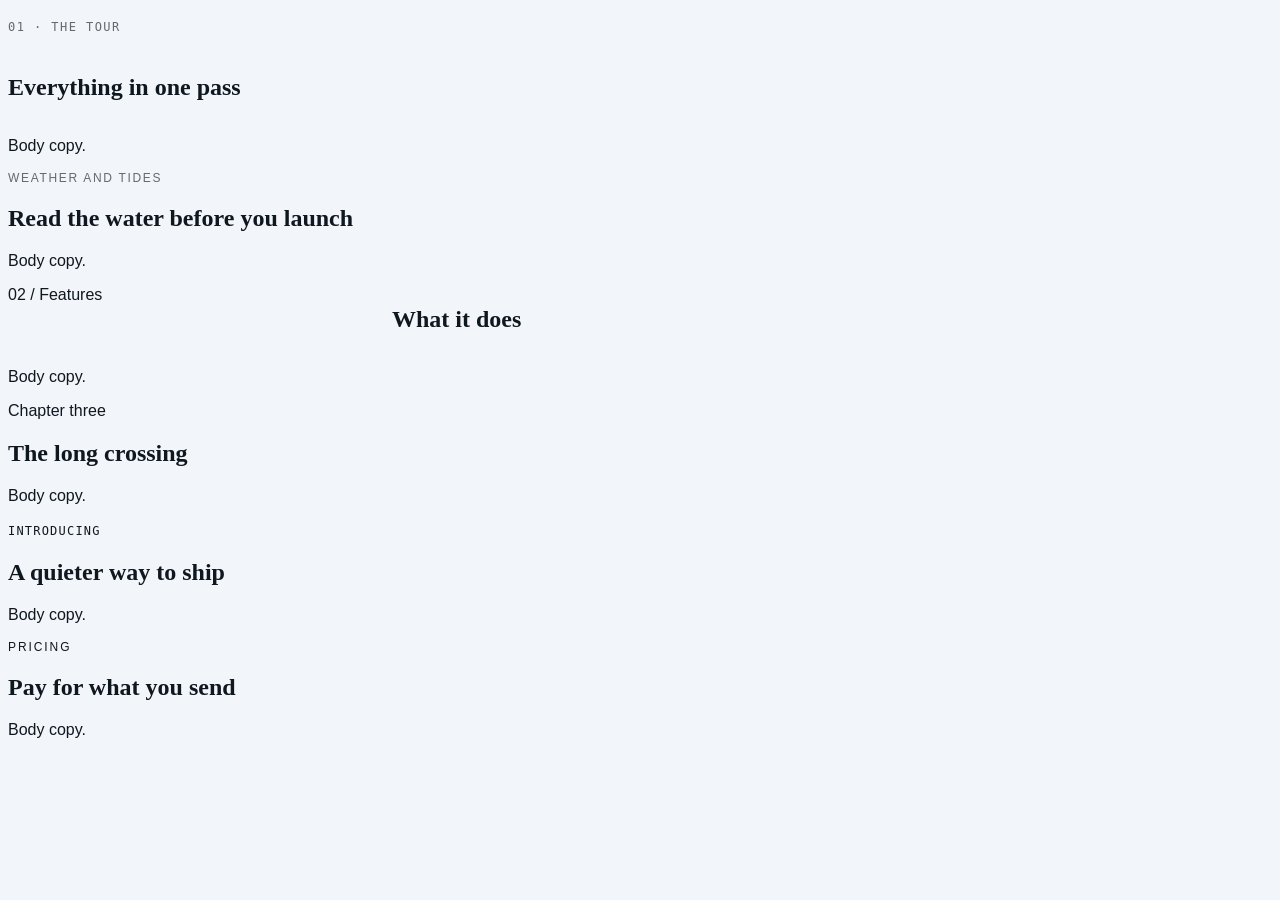
<file: .claude/skills/hallmark/scripts/fixtures/eyebrow-fail/index.html>
<!doctype html>
<!--
  Gate 54 fixture: MUST FAIL, six times.

  Every case here was invisible to the pre-1.3 detector, which keyed on
  `grid-template-columns` in the CSS and so only ever saw one geometry.
  Assertion (run from this directory):

    node ../../sloplint.mjs . --json | node -e "let s='';process.stdin.on('data',d=>s+=d).on('end',()=>console.log(JSON.parse(s).findings.filter(f=>f.gate==='54'&&f.grade==='FAIL').length))"
    # expected: 6

  Scoped to gate 54 on purpose: this file is deliberately slop in other ways too.
-->
<html lang="en">
<head>
<meta charset="utf-8">
<meta name="viewport" content="width=device-width, initial-scale=1">
<title>Gate 54 eyebrow fixture (must fail)</title>
<style>
/* Hallmark · macrostructure: fixture · tone: n/a · anchor hue: 250 · hero: Settled/H1 */
/* Hallmark · pre-emit critique: P3 H3 E3 S3 R3 V3 · weakest: all - this is a fixture */
:root {
  --color-paper: oklch(97% 0.006 250); --color-ink: oklch(20% 0.02 250);
  --color-muted: oklch(52% 0.015 250);
  --font-display: "Fraunces", serif; --font-body: "Public Sans", sans-serif;
  --font-label: "Geist Mono", monospace;
  --text-xs: 0.75rem; --tracking-label: 0.12em;
}
html, body { overflow-x: clip; }
body { background: var(--color-paper); color: var(--color-ink); font-family: var(--font-body); }
h1, h2, h3 { font-family: var(--font-display); }

/* 1: flex column. No grid anywhere; the old check could not see this. */
.a__head { display: flex; flex-direction: column; gap: 0.5rem; }
.a__eyebrow { font-family: var(--font-label); text-transform: uppercase;
  letter-spacing: var(--tracking-label); font-size: var(--text-xs); color: var(--color-muted); }

/* 2: plain block stack, and a class name outside the label vocabulary.
       Caught by resolved CSS alone: uppercase + tracking + small size. */
.b__strand { text-transform: uppercase; letter-spacing: 0.14em; font-size: 0.75rem;
  color: var(--color-muted); }

/* 3: the classic side-by-side grid. Regression guard for the old behaviour. */
.c__head { display: grid; grid-template-columns: minmax(0, 0.4fr) minmax(0, 1fr); gap: 2rem; }

/* 4: multi-column head declared ONLY inside a max-width block. The old check
       skipped every max-width rule, so this shape was a free pass. */
@media (max-width: 48rem) {
  .d__head { display: grid; grid-template-columns: 1fr 2fr; }
}

/* 5: class-less heading. The old check required a semantic match on the head
       wrapper's own classes to even look. */
.e__mark { font-family: var(--font-label); text-transform: uppercase;
  letter-spacing: 0.1em; font-size: 0.75rem; }

/* 6: "overline" was not in the old vocabulary at all. */
.overline { font-size: 0.75rem; letter-spacing: 0.16em; text-transform: uppercase; }
</style>
</head>
<body>

<!-- 1 · flex column stack -->
<section>
  <div class="a__head">
    <p class="a__eyebrow">01 · The tour</p>
    <h2>Everything in one pass</h2>
  </div>
  <p>Body copy.</p>
</section>

<!-- 2 · plain block stack, non-vocabulary class, CSS signals only -->
<section>
  <div>
    <p class="b__strand">Weather and tides</p>
    <h2>Read the water before you launch</h2>
  </div>
  <p>Body copy.</p>
</section>

<!-- 3 · side-by-side grid (the only shape the old gate caught) -->
<section>
  <div class="c__head">
    <span class="eyebrow">02 / Features</span>
    <h2>What it does</h2>
  </div>
  <p>Body copy.</p>
</section>

<!-- 4 · two-column head hidden inside a max-width query -->
<section>
  <div class="d__head">
    <span class="kicker">Chapter three</span>
    <h2>The long crossing</h2>
  </div>
  <p>Body copy.</p>
</section>

<!-- 5 · class-less heading under a labelled span -->
<section>
  <div>
    <span class="e__mark">Introducing</span>
    <h2>A quieter way to ship</h2>
  </div>
  <p>Body copy.</p>
</section>

<!-- 6 · the word the old vocabulary never knew -->
<section>
  <div>
    <p class="overline">Pricing</p>
    <h2>Pay for what you send</h2>
  </div>
  <p>Body copy.</p>
</section>

</body>
</html>
</file>
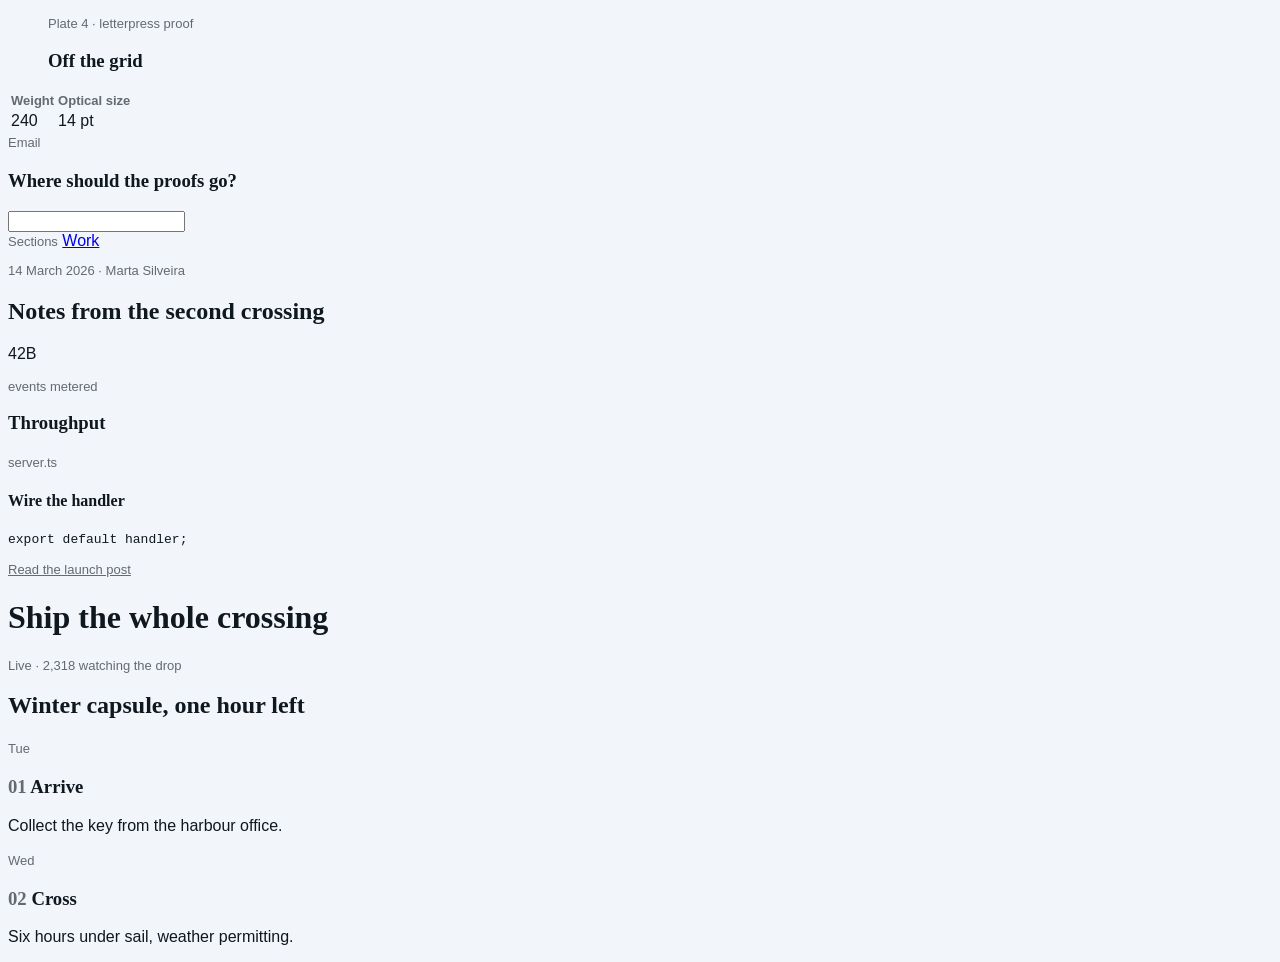
<file: .claude/skills/hallmark/scripts/fixtures/eyebrow-pass/index.html>
<!doctype html>
<!--
  Gate 54 fixture: MUST NOT FAIL.

  Ten shapes that look like an eyebrow to a naive detector and are not one.
  Each carries a fact, a destination, or an identifier the reader would
  otherwise lack: the exceptions gate 54 lists in references/gates.md.

  Assertion (run from this directory):

    node ../../sloplint.mjs . --json | node -e "let s='';process.stdin.on('data',d=>s+=d).on('end',()=>console.log(JSON.parse(s).findings.filter(f=>f.gate==='54').length))"
    # expected: 0

  Scoped to gate 54: this file makes no claim to be clean on the other gates.
-->
<html lang="en">
<head>
<meta charset="utf-8">
<meta name="viewport" content="width=device-width, initial-scale=1">
<title>Gate 54 carve-out fixture (must pass)</title>
<meta name="description" content="Fragments that sit near a heading without announcing it; gate 54 must stay quiet on every one.">
<style>
/* Hallmark · shape: fixture · genre: editorial · theme: fixture (by request)
 * hero: Settled · nav: none · footer: none · enrichment: none · signature: none, this is a gate 54 fixture
 * axes: light/roman-serif/cool · posture: restrained · contrast: pass · fold: n/a · v2.0.0 */
/* Hallmark · pre-emit critique: P3 H3 E3 S3 R3 V3 · weakest: all, this is a fixture */
/* Hallmark · answered F21 · unrelated fragments in one file, not a single document outline */
:root {
  --color-paper: oklch(97% 0.006 250); --color-ink: oklch(20% 0.02 250);
  --color-muted: oklch(52% 0.015 250); --color-accent: oklch(52% 0.14 250); --color-accent-ink: oklch(98% 0.005 250);
  --font-display: "Fraunces", serif; --font-body: "Public Sans", sans-serif;
  --font-label: var(--font-body);
  --text-xs: 0.8125rem;
}
html, body { overflow-x: clip; }
html { scrollbar-color: var(--color-muted) var(--color-paper); }
body { background: var(--color-paper); color: var(--color-ink); font-family: var(--font-body); caret-color: var(--color-accent); }
::selection { background: color-mix(in oklab, var(--color-accent) 22%, transparent); color: var(--color-ink); }
:focus-visible { outline: 2px solid var(--color-accent); outline-offset: 2px; }
a:active, button:active { transform: translateY(1px); }
button:disabled { opacity: 0.55; cursor: not-allowed; }
h1, h2, h3, h4 { font-family: var(--font-display); text-wrap: balance; }
.label { font-family: var(--font-label); font-size: var(--text-xs); color: var(--color-muted); }
.steps { list-style: none; counter-reset: step; padding: 0; }
.steps li { counter-increment: step; }
.steps li h3::before { content: counter(step, decimal-leading-zero) "  "; color: var(--color-muted); }
</style>
</head>
<body>

<!-- 1 · figcaption. Identifier, and it names something that is present. -->
<figure>
  <figcaption class="label">Plate 4 · letterpress proof</figcaption>
  <h3>Off the grid</h3>
</figure>

<!-- 2 · table column header. Identifier. -->
<table>
  <thead><tr><th class="label">Weight</th><th class="label">Optical size</th></tr></thead>
  <tbody><tr><td>240</td><td>14 pt</td></tr></tbody>
</table>

<!-- 3 · form field label. Identifier, bound to its control. -->
<form>
  <div>
    <label class="label" for="email">Email</label>
    <h3>Where should the proofs go?</h3>
    <input id="email" type="email">
  </div>
</form>

<!-- 4 · nav label. Destination. -->
<nav>
  <div>
    <span class="label">Sections</span>
    <h2 hidden>Navigation</h2>
    <a href="/work">Work</a>
  </div>
</nav>

<!-- 5 · dateline. Fact: the date appears nowhere else. -->
<article>
  <p class="label"><time datetime="2026-03-14">14 March 2026</time> · Marta Silveira</p>
  <h2>Notes from the second crossing</h2>
</article>

<!-- 6 · unit label AFTER the figure it labels. Order is the discriminator. -->
<section>
  <div>
    <p class="stat__num">42B</p>
    <p class="label">events metered</p>
  </div>
  <h3>Throughput</h3>
</section>

<!-- 7 · code filename tab. Identifier: a real path. -->
<section>
  <div>
    <span class="label">server.ts</span>
    <h4>Wire the handler</h4>
  </div>
  <pre><code>export default handler;</code></pre>
</section>

<!-- 8 · linked announcement chip. Destination, and it goes somewhere real. -->
<header>
  <div>
    <a class="label" href="/changelog/v2">Read the launch post</a>
    <h1>Ship the whole crossing</h1>
  </div>
</header>

<!-- 9 · live telemetry above a headline. Fact, and the digits prove it. -->
<section>
  <div>
    <p class="label">Live · 2,318 watching the drop</p>
    <h1>Winter capsule, one hour left</h1>
  </div>
</section>

<!-- 10 · a real <ol>. The numbers come from counter(), not from typed labels;
         a genuine per-step identifier rides along without becoming a kicker. -->
<ol class="steps">
  <li>
    <span class="label">Tue</span>
    <h3>Arrive</h3>
    <p>Collect the key from the harbour office.</p>
  </li>
  <li>
    <span class="label">Wed</span>
    <h3>Cross</h3>
    <p>Six hours under sail, weather permitting.</p>
  </li>
</ol>

</body>
</html>
</file>
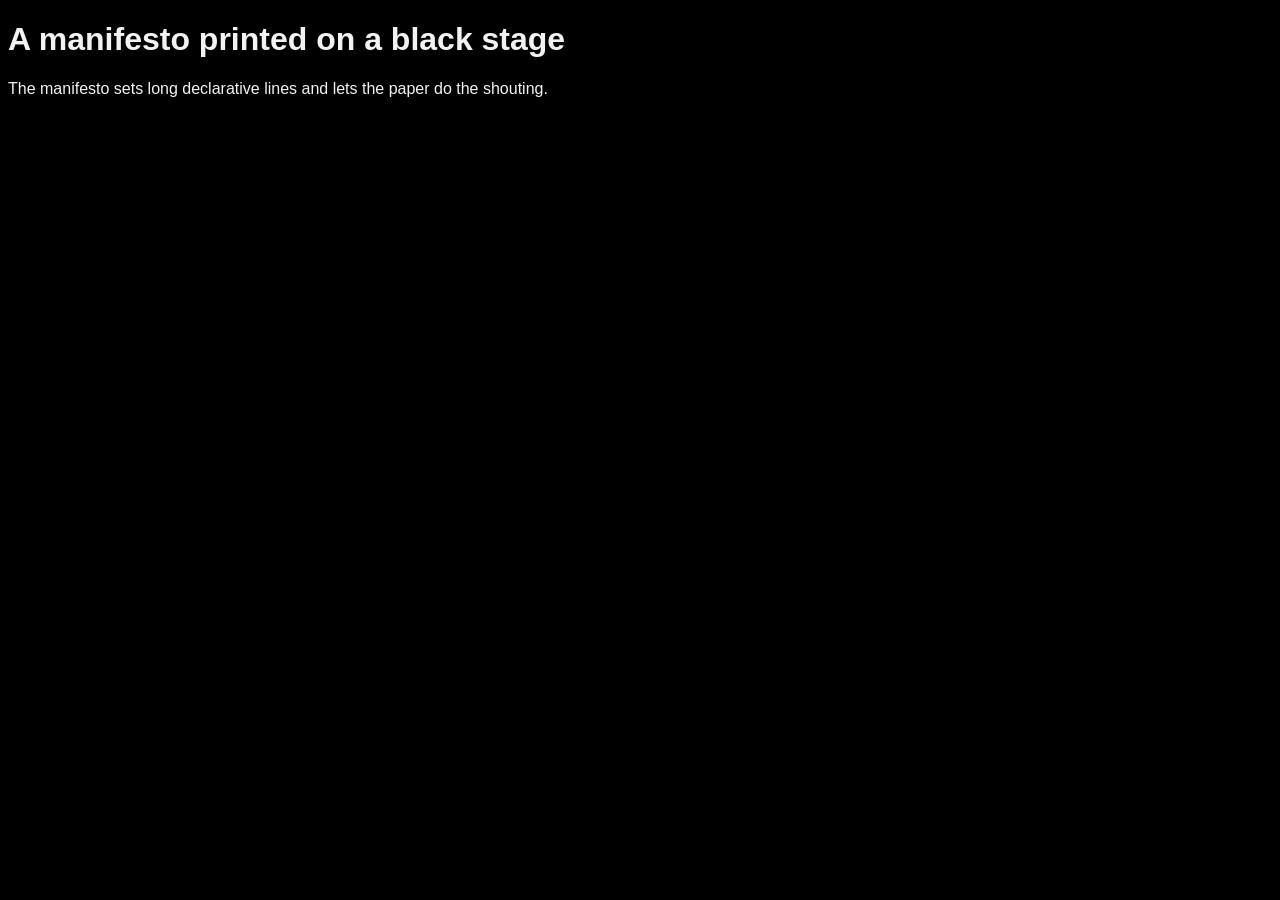
<file: .claude/skills/hallmark/scripts/fixtures/waiver/index.html>
<!doctype html>
<!--
  Waiver fixture. Five waivers are claimed on a deliberately expressive page:
  four are honoured, one is refused because it names a Floor gate, and the build
  ships. There is no cap, so the page is not blocked for being expressive; what
  it gets instead is a NOTE saying four waivers is a house style, not exceptions.

  Assertion (run from this directory):

    node ../../sloplint.mjs . --json | node -e "let s='';process.stdin.on('data',d=>s+=d).on('end',()=>{const j=JSON.parse(s);console.log(JSON.stringify(j.summary))})"
    # expected: fails 0, reflex 0, waived 5, rejected 2, answered 1, notes 1
    # (waived counts findings, not gates: gate 1 fires on both the token and the
    #  h1 rule, and gate 7 on both the token and the body background)

  Case by case:
    waive 40  -> refused, Floor is never waivable, and gate 40 still binds
    waive 7b  -> honoured; the guard (surface: absolute in the stamp) holds
    waive 22  -> honoured
    waive 25  -> honoured (no finding to downgrade on this page)
    waive 1   -> honoured, and trips the >3 house-style NOTE
    answered F3  -> honoured; the Finish finding reports ANSWERED instead of WARN
    answered 40  -> refused; 40 is Floor, and Floor findings are fixed, not answered
-->
<html lang="en">
<head>
<meta charset="utf-8">
<meta name="viewport" content="width=device-width, initial-scale=1">
<title>Waiver fixture</title>
<style>
/* Hallmark · macrostructure: Manifesto · tone: austere · anchor hue: 250 · surface: absolute · nav: N9 · footer: Ft2 · hero: Poster/H1 */
/* Hallmark · pre-emit critique: P5 H4 E5 S4 R5 V4 · weakest: E - fixture, not a real build */
/* Hallmark · waive 40 · contrast measured on the stage · the manifesto is printed white on black */
/* Hallmark · waive 7b · surface: absolute declared, 40-41 pass · the manifesto stage is printed on black paper */
/* Hallmark · waive 22 · neutrals achromatic throughout · the manifesto rules are pure grey by intent */
/* Hallmark · waive 25 · measure runs to 96ch · the manifesto sets long declarative lines */
/* Hallmark · waive 1 · two families declared · the manifesto pairs a display serif with a grotesque */
/* Hallmark · answered F3 · the manifesto head is one word and cannot wrap, so balance has nothing to balance */
/* Hallmark · answered 40 · contrast is fine here honestly */
:root {
  --color-paper: #000;
  --color-ink: oklch(96% 0 250);
  --font-display: Inter, sans-serif;
  --font-body: "Public Sans", sans-serif;
}
html, body { overflow-x: clip; }
body { background: var(--color-paper); color: var(--color-ink); font-family: var(--font-body); }
h1 { font-family: var(--font-display); }
</style>
</head>
<body>
  <h1>A manifesto printed on a black stage</h1>
  <p>The manifesto sets long declarative lines and lets the paper do the shouting.</p>
</body>
</html>
</file>
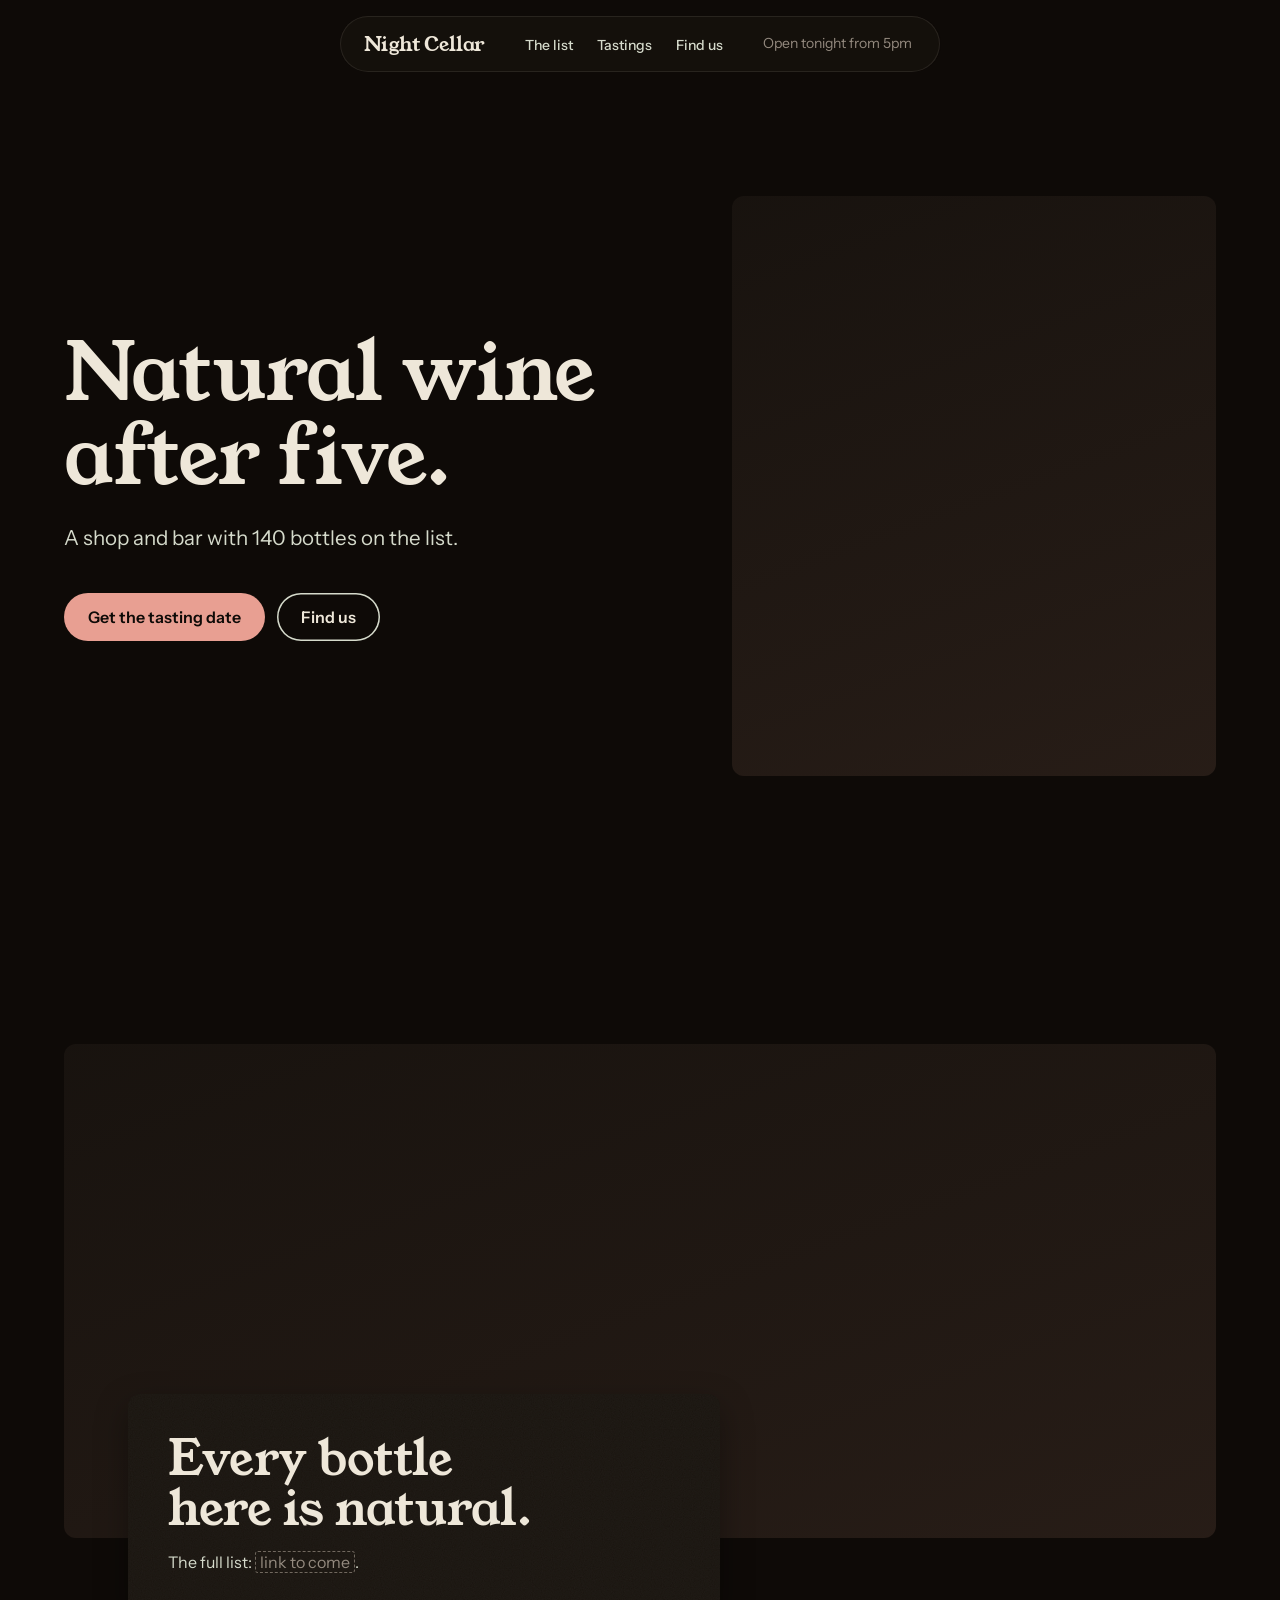
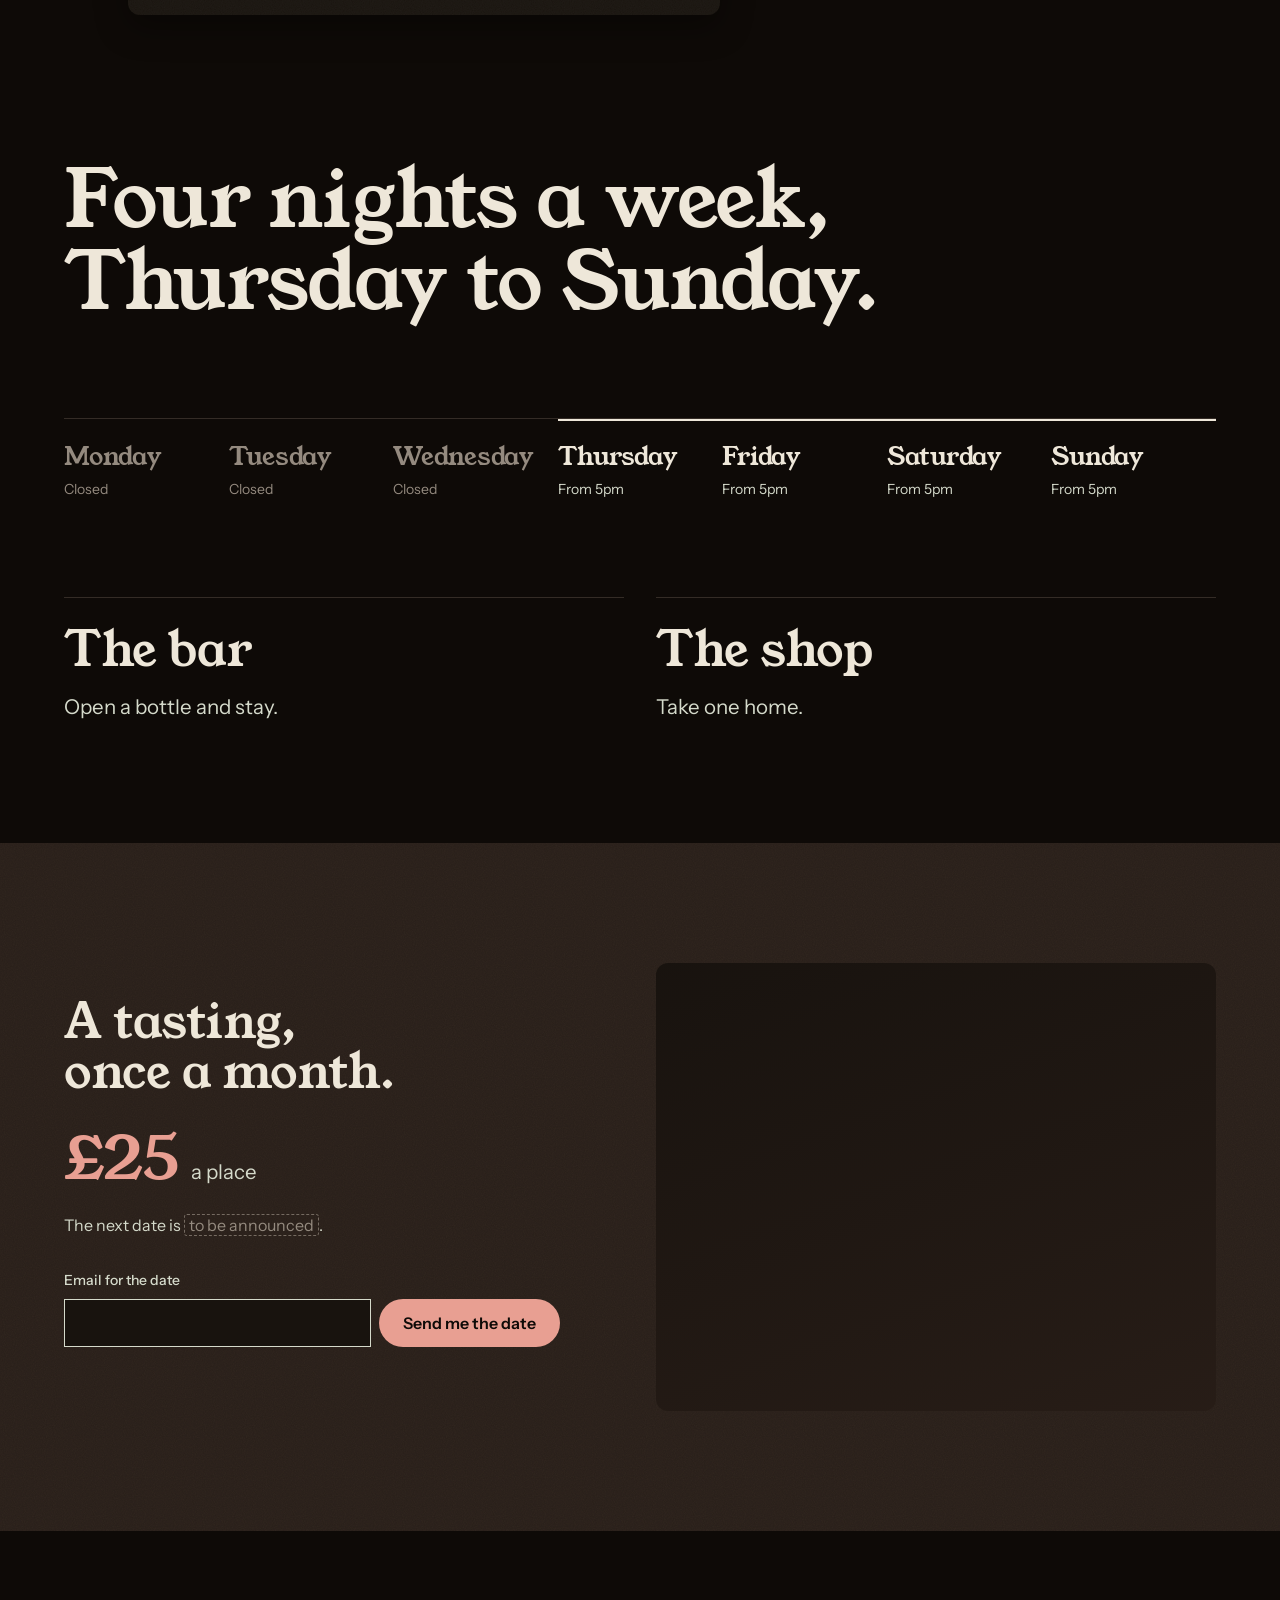
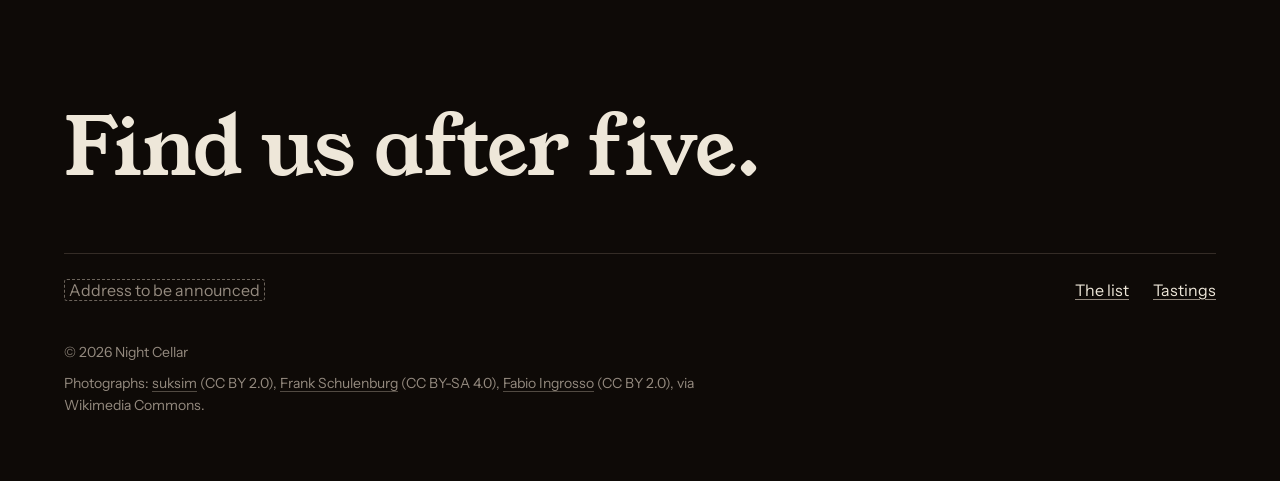
<file: .claude/skills/hallmark/scripts/fixtures/exemplars/atmospheric.html>
<!doctype html>
<html lang="en">
<head>
<meta charset="utf-8">
<meta name="viewport" content="width=device-width, initial-scale=1">
<title>Night Cellar: natural wine after five, Thursday to Sunday</title>
<meta name="description" content="Night Cellar is a natural wine shop and bar with 140 bottles on the list, open Thursday to Sunday from 5pm, with a tasting once a month.">
<link rel="preconnect" href="https://fonts.googleapis.com">
<link rel="preconnect" href="https://fonts.gstatic.com" crossorigin>
<link href="https://fonts.googleapis.com/css2?family=Young+Serif&family=Instrument+Sans:wght@400;500;600&display=swap" rel="stylesheet">
<style>
/* Hallmark · job: visit · shape: Photographic · genre: atmospheric · theme: Spore (by request)
 * hero: Settled · nav: floating pill · footer: statement · imagery: photographs, library 3, warm con=6 exp=-4 · signature: a pour into the decanter after five beside the head, with tonight's door in the nav · spore: cellar
 * axes: dark/roman-serif/warm · posture: committed · contrast: pass · fold: pass · v2.0.0 */
/* Hallmark · pre-emit critique: P4 H4 E4 S4 R5 V4 · weakest: S, the photographs are a stand-in bar; every head carries a fact from the brief, the pour is pink like the one signal, and the nav reads tonight's door from the brief's hours */
/* Hallmark · hero-review: in-thread · ship · 0 findings · finish-review: subagent · fix · 5 findings · 5 resolved · gap: the maker's-log voice can name no bottle until the user gives the list */
:root {
  color-scheme: dark;
  --space-3xs: 2px; --space-2xs: 4px; --space-xs: 8px; --space-sm: 12px; --space-md: 16px; --space-lg: 24px; --space-xl: 40px; --space-2xl: 64px; --space-3xl: 96px; --space-4xl: 144px;
  --text-xs: 0.8125rem; --text-sm: 0.875rem; --text-md: 1rem; --text-lg: 1.25rem; --text-xl: 1.5625rem; --text-2xl: 1.953rem; --text-3xl: 2.441rem;
  --text-display-s: clamp(2.25rem, 4vw + 0.5rem, 3.75rem); --text-display: clamp(2.75rem, 5vw + 1rem, 5.25rem);
  --text-section: clamp(2rem, 2.5vw + 1rem, 3.5rem); --text-title: clamp(1.25rem, 0.75vw + 0.875rem, 1.625rem); --text-lead: clamp(1.125rem, 0.35vw + 1rem, 1.375rem);
  --ease-out: cubic-bezier(0.16, 1, 0.3, 1); --ease-in: cubic-bezier(0.7, 0, 0.84, 0); --ease-in-out: cubic-bezier(0.65, 0, 0.35, 1);
  --dur-micro: 120ms; --dur-short: 220ms; --dur-long: 420ms;
  --color-error: oklch(72% 0.15 27); --color-success: oklch(76% 0.13 150);
  --container: 1440px; --gutter: 64px; --gap-columns: 32px; --section-gap-s: 120px; --section-gap: 144px; --section-gap-l: 176px;
  --z-base: 1; --z-raised: 10; --z-dropdown: 100; --z-sticky: 200; --z-sticky-nav: 300; --z-modal: 400; --z-toast: 500; --z-tooltip: 600;
  --color-paper: oklch(15% 0.01 60); --color-paper-2: oklch(19% 0.012 60); --color-paper-3: oklch(24% 0.02 50);
  --color-ink: oklch(93% 0.02 85); --color-ink-2: oklch(88% 0.02 120); --color-muted: oklch(64% 0.02 70);
  --color-rule: oklch(30% 0.015 60);
  --color-accent: oklch(77% 0.09 30); --color-accent-2: oklch(86% 0.06 30); --color-accent-ink: oklch(15% 0.01 60); --color-focus: oklch(86% 0.06 30);
  --font-display: "Young Serif", Georgia, serif; --font-body: "Instrument Sans", ui-sans-serif, system-ui, sans-serif;
  --font-outlier: "DM Mono", ui-monospace, monospace;
  --radius-card: 12px; --radius-pill: 999px; --rule-hair: 1px;
  --shadow-card: 0 12px 32px oklch(8% 0.01 60 / 0.35);
  --tracking-display: -0.01em;
  --grain: 0.15; --display-weight: 400;
}
*, *::before, *::after { box-sizing: border-box; }
html, body { overflow-x: clip; }
html { scrollbar-color: var(--color-muted) var(--color-paper); scroll-padding-top: var(--space-3xl); }
body { margin: 0; background: var(--color-paper); color: var(--color-ink); font-family: var(--font-body); font-size: var(--text-md); line-height: 1.55; -webkit-font-smoothing: antialiased; caret-color: var(--color-accent); }
::selection { background: color-mix(in oklab, var(--color-accent) 22%, transparent); color: var(--color-ink); }
:focus-visible { outline: 2px solid var(--color-focus); outline-offset: 2px; }
a { color: inherit; text-decoration-thickness: 1px; text-underline-offset: 0.16em; }
h1, h2, h3 { margin: 0; font-family: var(--font-display); font-weight: var(--display-weight, 700); font-synthesis: none; letter-spacing: var(--tracking-display); line-height: 1.05; overflow-wrap: break-word; min-width: 0; text-wrap: balance; }
h1 { max-width: 20ch; font-size: var(--text-display); } h2 { max-width: 30ch; font-size: var(--text-section); } h3 { max-width: 40ch; font-size: var(--text-title); line-height: 1.2; }
.lead { font-size: var(--text-lead); line-height: 1.45; max-width: 52ch; }
p { margin: 0; text-wrap: pretty; }
p:not([class]) { max-width: 65ch; }
img, video { max-width: 100%; height: auto; display: block; }
svg { display: block; }
[hidden] { display: none !important; }
button, input, select, textarea { font: inherit; }
.container { width: 100%; max-width: var(--container); margin-inline: auto; padding-inline: var(--gutter); box-sizing: border-box; }
.num, .figure, td.num { font-variant-numeric: tabular-nums; }
.visually-hidden { position: absolute; width: 1px; height: 1px; overflow: hidden; clip-path: inset(50%); white-space: nowrap; }
[data-slot] { position: relative; overflow: hidden; background: linear-gradient(160deg, var(--color-paper-2, var(--color-paper)), var(--color-paper-3, var(--color-paper))); }
[data-slot] > img { position: absolute; inset: 0; width: 100%; height: 100%; object-fit: cover; z-index: 1; }
[data-slot]:has(> img) > :not(img):not([data-keep]) { display: none !important; }
@media (max-width: 60rem) { :root { --gutter: 24px; --section-gap-s: 80px; --section-gap: 96px; --section-gap-l: 120px; } }
@media (max-width: 40rem) { :root { --gutter: 16px; --section-gap-s: 56px; --section-gap: 72px; --section-gap-l: 96px; --gap-columns: 16px; } }
@media (prefers-reduced-motion: reduce) { *:not(.keep-motion), *:not(.keep-motion)::before, *:not(.keep-motion)::after { animation-duration: 0.01ms !important; animation-iteration-count: 1 !important; transition-duration: 0.01ms !important; scroll-behavior: auto !important; } }
/* photographs: warm con=6 exp=-4 */
[data-slot] > img { filter: sepia(0.28) saturate(0.94) contrast(1.06) brightness(0.96); }
/* Page */
*, *::before, *::after { box-sizing: border-box; }
.skip { position: absolute; left: var(--space-md); top: calc(-1 * var(--space-3xl)); z-index: var(--z-toast); padding: var(--space-xs) var(--space-md); border-radius: var(--radius-pill); background: var(--color-ink); color: var(--color-paper); }
.skip:focus-visible { top: var(--space-md); }

/* Controls: the theme's pair */
.btn { display: inline-flex; align-items: center; justify-content: center; min-height: 48px; padding: 0 var(--space-lg); border: 0; border-radius: var(--radius-pill); font: 600 var(--text-md)/1 var(--font-body); white-space: nowrap; text-decoration: none; cursor: pointer; transition: background-color var(--dur-micro) var(--ease-out), box-shadow var(--dur-micro) var(--ease-out), transform var(--dur-micro) var(--ease-out); }
.btn--primary { background: var(--color-accent); color: var(--color-accent-ink); }
.btn--primary:hover { background: var(--color-accent-2); }
.btn--secondary { background: transparent; color: var(--color-ink); box-shadow: inset 0 0 0 1.5px var(--color-ink-2); }
.btn--secondary:hover { background: var(--color-paper-3); }
.btn:active { transform: translateY(1px); }
.btn:focus-visible { outline: 2px solid var(--color-focus); outline-offset: 3px; }
.btn:disabled, .btn[aria-disabled="true"] { opacity: 0.55; cursor: not-allowed; transform: none; }
.btn[aria-busy="true"] { cursor: progress; }
.actions { display: flex; flex-wrap: wrap; gap: var(--space-sm); }

/* Nav: a floating pill on a blur, the genre's one glass */
.nav { position: fixed; top: var(--space-md); left: 0; right: 0; z-index: var(--z-sticky-nav); display: flex; justify-content: center; padding-inline: var(--gutter); pointer-events: none; }
.nav__pill { pointer-events: auto; display: flex; align-items: center; gap: var(--space-xl); min-height: 56px; padding: var(--space-2xs) var(--space-2xs) var(--space-2xs) var(--space-lg); border-radius: var(--radius-pill); background: color-mix(in oklab, var(--color-paper-2) 74%, transparent); -webkit-backdrop-filter: blur(14px); backdrop-filter: blur(14px); box-shadow: inset 0 0 0 1px color-mix(in oklab, var(--color-ink) 9%, transparent); }
.wordmark { font: 400 var(--text-lg)/1 var(--font-display); letter-spacing: var(--tracking-display); color: var(--color-ink); text-decoration: none; white-space: nowrap; }
.nav__links { display: flex; gap: var(--space-lg); margin: 0; padding: 0; list-style: none; }
.nav__links a { font-size: var(--text-sm); font-weight: 500; color: var(--color-ink-2); text-decoration: none; text-underline-offset: 0.3em; white-space: nowrap; }
.nav__links a:hover { color: var(--color-ink); text-decoration: underline; text-decoration-color: var(--color-accent); }
.nav__links a:active { color: var(--color-accent-2); }
.wordmark:focus-visible, .nav__links a:focus-visible { outline: 2px solid var(--color-focus); outline-offset: 4px; border-radius: var(--radius-pill); }
.nav__door { margin: 0; padding-right: var(--space-lg); font-size: var(--text-sm); color: var(--color-muted); white-space: nowrap; }

/* Photographs */
.photo { position: relative; margin: 0; border-radius: var(--radius-card); }
.photo > img { border-radius: inherit; outline: var(--rule-hair) solid color-mix(in oklab, var(--color-ink) 8%, transparent); outline-offset: -1px; }

/* Hero: Settled, the pour standing beside the head */
.hero { display: grid; align-items: center; min-height: 100dvh; padding-block: calc(56px + var(--space-xl)) var(--space-lg); box-sizing: border-box; }
.hero__grid { display: grid; grid-template-columns: minmax(0, 1fr) minmax(0, min(35rem, 42%)); column-gap: var(--space-3xl); align-items: center; }
.hero__text { display: grid; gap: var(--space-lg); }
.hero__text h1 { max-width: 13ch; }
.hero__text .lead { color: var(--color-ink-2); max-width: 34ch; }
.hero__text .actions { margin-top: var(--space-md); }
.hero__photo { aspect-ratio: 5 / 6; max-height: calc(100dvh - 56px - var(--space-3xl) - var(--space-xl)); }

@media (max-width: 60rem) {
  .nav { padding-inline: var(--space-md); }
  .nav__pill { gap: var(--space-md); padding-left: var(--space-md); }
  .nav__links { display: none; }
  .hero { min-height: 0; padding-block: calc(56px + var(--space-3xl)) var(--space-2xl); }
  .hero__grid { grid-template-columns: minmax(0, 1fr); row-gap: var(--space-xl); }
  .hero__photo { max-height: none; }
}

/* Grain: the theme's speck, on a band or a panel, never on a photograph */
.grained { position: relative; isolation: isolate; }
.grained::after { content: ""; position: absolute; inset: 0; z-index: var(--z-base); border-radius: inherit; pointer-events: none; opacity: var(--grain); mix-blend-mode: screen;
  background-image: url("data:image/svg+xml,%3Csvg xmlns='http://www.w3.org/2000/svg' width='200' height='200'%3E%3Cfilter id='n'%3E%3CfeTurbulence type='fractalNoise' baseFrequency='0.9' numOctaves='2'/%3E%3CfeColorMatrix values='0 0 0 0 0.6 0 0 0 0 0.55 0 0 0 0 0.45 0 0 0 0.35 0'/%3E%3C/filter%3E%3Crect width='200' height='200' filter='url(%23n)'/%3E%3C/svg%3E"); }
.grained > * { position: relative; z-index: var(--z-raised); }

/* The list: the racks edge to edge, the head on a grained plate across its foot */
.list { padding-top: var(--section-gap); }
.list__photo { aspect-ratio: 21 / 9; }
.plate { display: grid; gap: var(--space-md); width: min(100%, 37rem); margin: calc(-1 * var(--space-4xl)) 0 0 var(--space-2xl); padding: var(--space-xl); border-radius: var(--radius-card); background: var(--color-paper-2); box-shadow: var(--shadow-card); z-index: var(--z-raised); }
.plate__more { color: var(--color-ink-2); }

/* Four nights: the week set in type, the open nights lit, the dark ones left dim */
.nights { margin-top: var(--section-gap); }
.statement { max-width: 18ch; font-size: var(--text-display); line-height: 1.02; }
.week { display: grid; grid-template-columns: repeat(7, minmax(0, 1fr)); margin: var(--space-3xl) 0 0; padding: 0; list-style: none; border-top: var(--rule-hair) solid var(--color-rule); }
.week__day { display: grid; gap: var(--space-xs); padding: var(--space-lg) var(--space-md) 0 0; }
.week__name { font: 400 var(--text-xl)/1.1 var(--font-display); letter-spacing: var(--tracking-display); }
.week__hours { font-size: var(--text-sm); color: var(--color-ink-2); }
.week__day.is-open { box-shadow: inset 0 2px 0 var(--color-ink); }
.week__day.is-shut .week__name, .week__day.is-shut .week__hours { color: var(--color-muted); }
.ways { display: grid; grid-template-columns: repeat(2, minmax(0, 1fr)); column-gap: var(--gap-columns); margin-top: var(--space-3xl); }
.way { display: grid; gap: var(--space-sm); padding-top: var(--space-lg); border-top: var(--rule-hair) solid var(--color-rule); }
.way h3 { font-size: var(--text-section); max-width: none; }
.way p { font-size: var(--text-lead); color: var(--color-ink-2); }

/* Tastings: the one band, grained, the price in pink */
.tastings { margin-top: var(--section-gap-s); padding-block: var(--section-gap-s); background: var(--color-paper-3); }
.tastings__grid { display: grid; grid-template-columns: repeat(2, minmax(0, 1fr)); column-gap: var(--gap-columns); align-items: center; }
.tastings__text { display: grid; gap: var(--space-lg); padding-right: var(--space-2xl); }
.tastings__text > p:not([class]) { color: var(--color-ink-2); }
.price { display: flex; align-items: baseline; gap: var(--space-sm); margin-top: var(--space-xs); color: var(--color-ink-2); font-size: var(--text-lead); }
.price__figure { font: 400 var(--text-display-s)/1 var(--font-display); letter-spacing: var(--tracking-display); color: var(--color-accent); font-variant-numeric: lining-nums tabular-nums; }
.tastings__photo { aspect-ratio: 5 / 4; min-height: 440px; }
.fill { padding: 0 0.25em; border: 1px dashed color-mix(in oklch, var(--color-muted) 70%, transparent); border-radius: 3px; color: var(--color-muted); -webkit-box-decoration-break: clone; box-decoration-break: clone; }

.signup { display: grid; gap: var(--space-xs); margin-top: var(--space-xs); }
.signup label { font-size: var(--text-sm); font-weight: 500; color: var(--color-ink-2); }
.signup__row { display: flex; gap: var(--space-xs); }
.signup input { flex: 1; min-width: 0; min-height: 48px; padding: 0 var(--space-md); border: 1.5px solid var(--color-ink-2); border-radius: 0; background: var(--color-paper-2); color: var(--color-ink); outline: 2px solid transparent; outline-offset: -4px; }
.signup input:hover { background: var(--color-paper); }
.signup input:focus-visible { outline-color: var(--color-focus); }
.signup input[aria-invalid] { border-color: var(--color-error); }
.signup input:disabled { opacity: 0.55; cursor: not-allowed; }
.signup__help { min-height: 1lh; font-size: var(--text-sm); color: var(--color-muted); }

/* Footer: a statement, then the facts and links */
.footer { padding-block: var(--section-gap-l) var(--space-2xl); }
.footer__line { max-width: 16ch; font-size: var(--text-display); line-height: 1.02; }
.footer__row { display: flex; flex-wrap: wrap; justify-content: space-between; align-items: baseline; gap: var(--space-lg); margin-top: var(--space-2xl); padding-top: var(--space-lg); border-top: var(--rule-hair) solid var(--color-rule); }
.footer__where { color: var(--color-ink-2); }
.footer__links { display: flex; flex-wrap: wrap; gap: var(--space-lg); margin: 0; padding: 0; list-style: none; }
.footer__links a { color: var(--color-ink); text-decoration-color: var(--color-muted); white-space: nowrap; }
.footer__links a:hover { text-decoration-color: var(--color-accent); }
.footer__links a:focus-visible { outline: 2px solid var(--color-focus); outline-offset: 3px; }
.legal { margin-top: var(--space-xl); font-size: var(--text-sm); color: var(--color-muted); }
.credits { max-width: 80ch; margin-top: var(--space-xs); font-size: var(--text-sm); line-height: 1.6; color: var(--color-muted); }
.credits span { white-space: nowrap; }
.credits a { color: inherit; text-decoration-color: color-mix(in oklab, var(--color-muted) 50%, transparent); text-underline-offset: 0.2em; }
.credits a:hover { text-decoration-color: var(--color-accent); }

@media (max-width: 60rem) {
  .plate { margin: calc(-1 * var(--space-2xl)) 0 0; padding: var(--space-lg); }
  .list__photo { aspect-ratio: 4 / 3; }
  .week { grid-template-columns: minmax(0, 1fr); margin-top: var(--space-2xl); border-top: 0; }
  .week__day { grid-template-columns: minmax(0, 1fr) auto; align-items: baseline; padding: var(--space-sm) 0; border-top: var(--rule-hair) solid var(--color-rule); }
  .week__day.is-open { box-shadow: none; }
  .week__name { font-size: var(--text-lg); }
  .ways { grid-template-columns: minmax(0, 1fr); row-gap: var(--space-xl); margin-top: var(--space-3xl); }
  .statement, .footer__line { font-size: var(--text-section); }
  .tastings__grid { grid-template-columns: minmax(0, 1fr); row-gap: var(--space-xl); }
  .tastings__text { padding-right: 0; }
  .tastings__photo { min-height: 0; }
}
@media (max-width: 40rem) {
  .signup__row { flex-direction: column; }
}
</style>
<script>document.documentElement.classList.add('js');</script>
</head>
<body>
<a class="skip" href="#main">Skip to content</a>

<header class="nav">
  <nav class="nav__pill" aria-label="Main">
    <a class="wordmark" href="#top" aria-label="Night Cellar, home">Night Cellar</a>
    <ul class="nav__links" role="list">
      <li><a href="#list">The list</a></li>
      <li><a href="#tastings">Tastings</a></li>
      <li><a href="#find">Find us</a></li>
    </ul>
    <p class="nav__door" role="status" id="door">Open Thursday to Sunday</p>
  </nav>
</header>

<main id="main">
  <section class="hero" id="top" aria-labelledby="hero-title">
    <div class="container hero__grid">
      <div class="hero__text">
        <h1 id="hero-title">Natural wine after five.</h1>
        <p class="lead">A shop and bar with 140 bottles on the list.</p>
        <div class="actions">
          <a class="btn btn--primary" href="#tastings">Get the tasting date</a>
          <a class="btn btn--secondary" href="#find">Find us</a>
        </div>
      </div>
      <figure class="photo hero__photo" data-slot="hero" data-alt="A glass being poured at the bar after five">
        <img src="https://upload.wikimedia.org/wikipedia/commons/thumb/b/b1/Pouring_wine_into_a_decanter.jpg/1280px-Pouring_wine_into_a_decanter.jpg" width="3872" height="2592" fetchpriority="high" alt="Wine poured from a bottle into a glass decanter in low light" style="object-position: 42% 50%">
      </figure>
    </div>
  </section>

  <section class="list" id="list" aria-labelledby="list-title">
    <div class="container">
      <figure class="photo list__photo" data-slot="photo-1" data-alt="The bottles on the list, racked in the shop">
        <img src="https://upload.wikimedia.org/wikipedia/commons/thumb/9/9e/Schramsberg_Vineyards%2C_July_2019-7579%2B7580.jpg/1280px-Schramsberg_Vineyards%2C_July_2019-7579%2B7580.jpg" width="6244" height="3903" loading="lazy" alt="A long cellar aisle between racks of bottles laid neck down" style="object-position: 50% 60%">
      </figure>
      <div class="plate grained">
        <h2 id="list-title">Every bottle here is natural.</h2>
        <p class="plate__more">The full list: <span class="fill" data-fill="list">link to come</span>.</p>
      </div>
    </div>
  </section>

  <section class="nights" aria-labelledby="nights-title">
    <div class="container">
      <h2 id="nights-title" class="statement">Four nights a week, Thursday to Sunday.</h2>
      <ol class="week" role="list" aria-label="Opening hours">
        <li class="week__day is-shut"><span class="week__name">Monday</span><span class="week__hours">Closed</span></li>
        <li class="week__day is-shut"><span class="week__name">Tuesday</span><span class="week__hours">Closed</span></li>
        <li class="week__day is-shut"><span class="week__name">Wednesday</span><span class="week__hours">Closed</span></li>
        <li class="week__day is-open"><span class="week__name">Thursday</span><span class="week__hours">From 5pm</span></li>
        <li class="week__day is-open"><span class="week__name">Friday</span><span class="week__hours">From 5pm</span></li>
        <li class="week__day is-open"><span class="week__name">Saturday</span><span class="week__hours">From 5pm</span></li>
        <li class="week__day is-open"><span class="week__name">Sunday</span><span class="week__hours">From 5pm</span></li>
      </ol>
      <div class="ways">
        <div class="way">
          <h3>The bar</h3>
          <p>Open a bottle and stay.</p>
        </div>
        <div class="way">
          <h3>The shop</h3>
          <p>Take one home.</p>
        </div>
      </div>
    </div>
  </section>

  <section class="tastings grained" id="tastings" aria-labelledby="tastings-title">
    <div class="container tastings__grid">
      <div class="tastings__text">
        <h2 id="tastings-title">A tasting, once a month.</h2>
        <p class="price"><span class="price__figure">£25</span> a place</p>
        <p>The next date is <span class="fill" data-fill="date">to be announced</span>.</p>
        <form class="signup" data-endpoint="" novalidate>
          <label for="email">Email for the date</label>
          <div class="signup__row">
            <input id="email" name="email" type="email" autocomplete="email" inputmode="email" required>
            <button class="btn btn--primary" type="submit">Send me the date</button>
          </div>
          <p class="signup__help" id="email-help" aria-live="polite"></p>
        </form>
      </div>
      <figure class="photo tastings__photo" data-slot="photo-2" data-alt="Glasses poured for a tasting">
        <img src="https://upload.wikimedia.org/wikipedia/commons/thumb/e/e3/Wine_being_poured_into_a_glass.jpg/1280px-Wine_being_poured_into_a_glass.jpg" width="1955" height="1300" loading="lazy" alt="A taste of red wine poured into a glass held by its stem" style="object-position: 62% 50%">
      </figure>
    </div>
  </section>
</main>

<footer class="footer" id="find" aria-labelledby="find-title">
  <div class="container">
    <h2 id="find-title" class="footer__line">Find us after five.</h2>
    <div class="footer__row">
      <p class="footer__where"><span class="fill" data-fill="address">Address to be announced</span></p>
      <ul class="footer__links" role="list">
        <li><a href="#list">The list</a></li>
        <li><a href="#tastings">Tastings</a></li>
      </ul>
    </div>
    <p class="legal">&copy; 2026 Night Cellar</p>
    <p class="credits" data-credits>Photographs: <a href="https://commons.wikimedia.org/wiki/File:Pouring_wine_into_a_decanter.jpg">suksim</a> <span>(CC BY 2.0)</span>, <a href="https://commons.wikimedia.org/wiki/File:Schramsberg_Vineyards,_July_2019-7579%2B7580.jpg">Frank Schulenburg</a> <span>(CC BY-SA 4.0)</span>, <a href="https://commons.wikimedia.org/wiki/File:Wine_being_poured_into_a_glass.jpg">Fabio Ingrosso</a> <span>(CC BY 2.0)</span>, via Wikimedia Commons.</p>
  </div>
</footer>

<script>window.hallmarkSlots = (m) => { for (const [k, v] of Object.entries(m)) { const s = document.querySelector(`[data-slot="${k}"]`); if (!s) continue; const im = new Image(); im.src = typeof v === 'string' ? v : v.src; im.alt = (typeof v === 'object' && v.alt) || s.dataset.alt || ''; s.querySelectorAll(':scope > img').forEach((o) => o.remove()); s.prepend(im); } };
document.querySelectorAll('[data-slot] > img').forEach((i) => { if (i.complete && !i.naturalWidth) i.remove(); else i.addEventListener('error', () => i.remove(), { once: true }); });</script>
<script>
  (() => {
    const door = document.getElementById('door');
    if (door) door.textContent = [4, 5, 6, 0].includes(new Date().getDay()) ? 'Open tonight from 5pm' : 'Opens Thursday at 5pm';
    document.querySelectorAll('form[data-endpoint]').forEach((form) => {
      const input = form.querySelector('input'), help = form.querySelector('[aria-live]');
      form.addEventListener('submit', (e) => {
        e.preventDefault();
        const ok = input.checkValidity();
        input.toggleAttribute('aria-invalid', !ok);
        if (!ok) { input.setAttribute('aria-describedby', help.id); help.textContent = 'That address looks incomplete. Write it as name@example.com.'; input.focus(); return; }
        if (!form.dataset.endpoint) { help.textContent = 'Nothing was sent: this form is not connected yet.'; return; }
        fetch(form.dataset.endpoint, { method: 'POST', body: new FormData(form) })
          .then((r) => { help.textContent = r.ok ? 'The date goes to ' + input.value.trim() + '.' : 'That did not go through. Try again in a minute.'; })
          .catch(() => { help.textContent = 'That did not go through. Try again in a minute.'; });
      });
    });
  })();
</script>
</body>
</html>
</file>
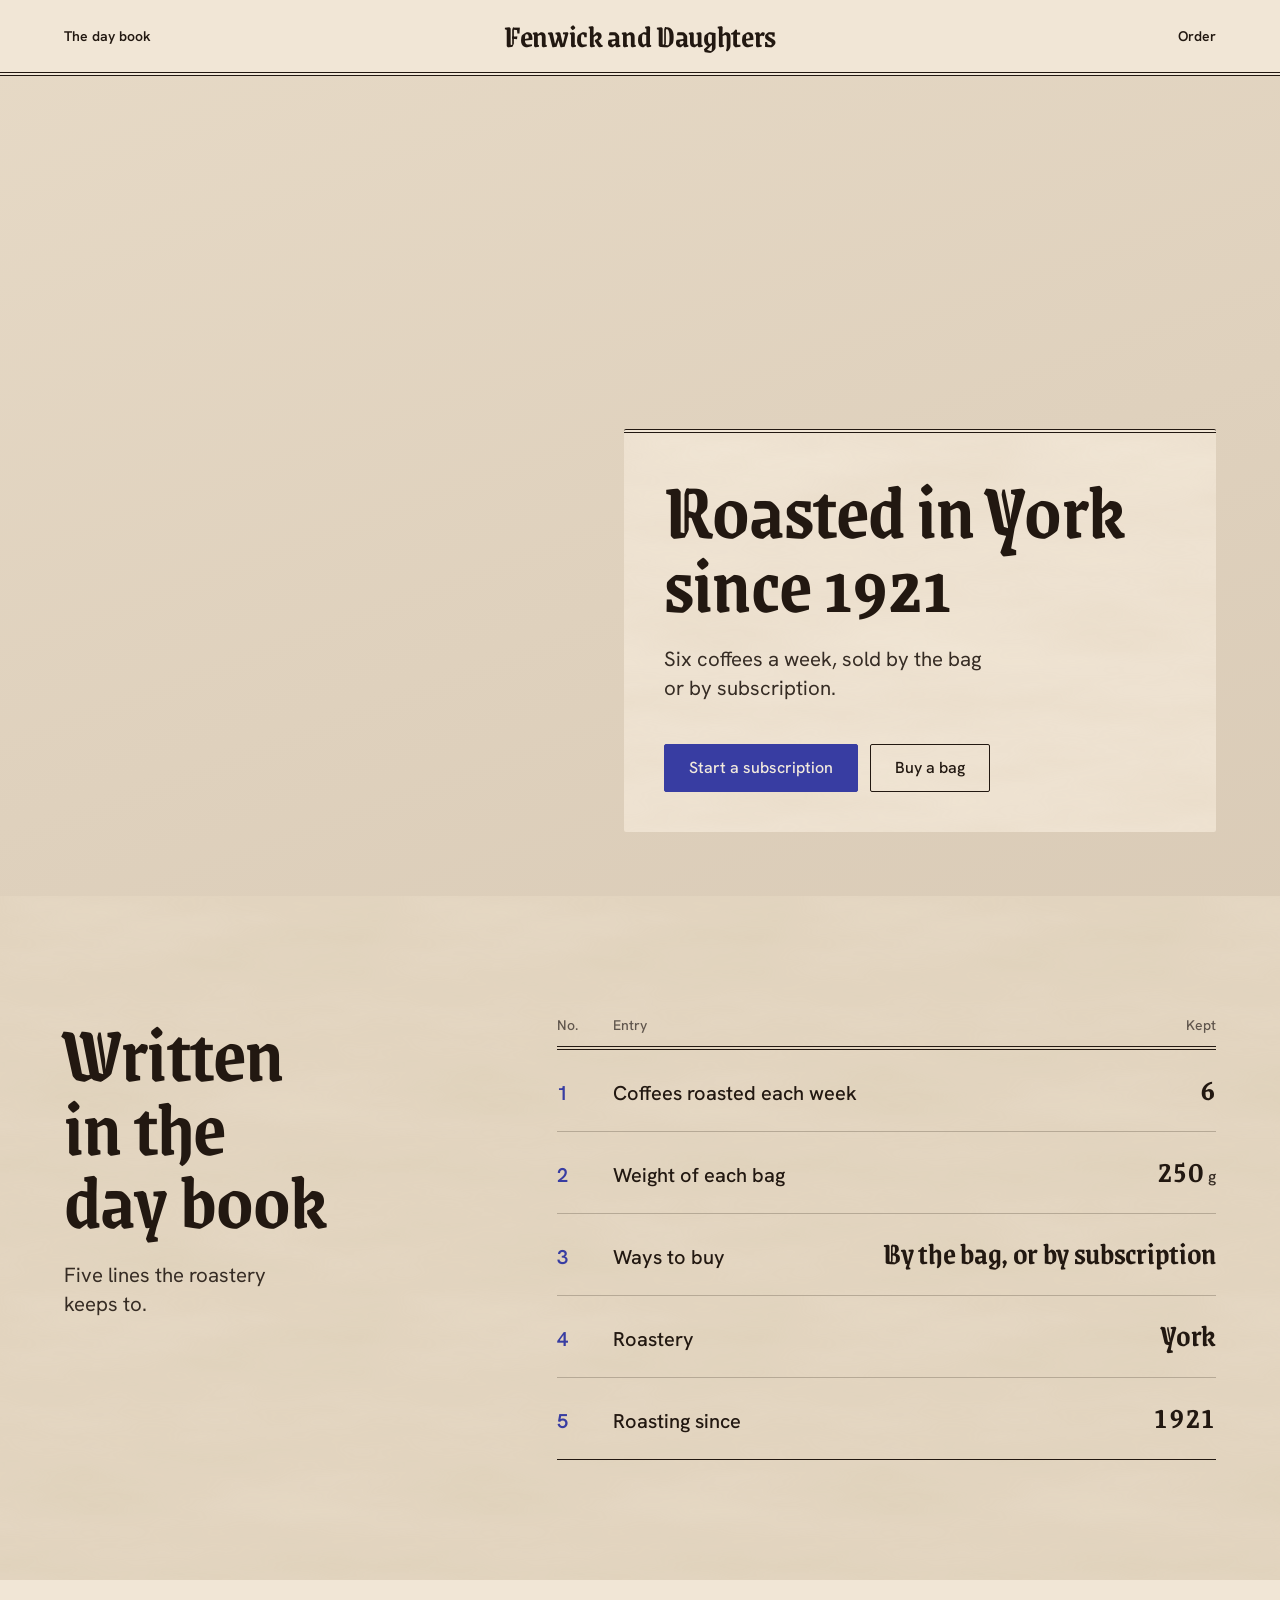
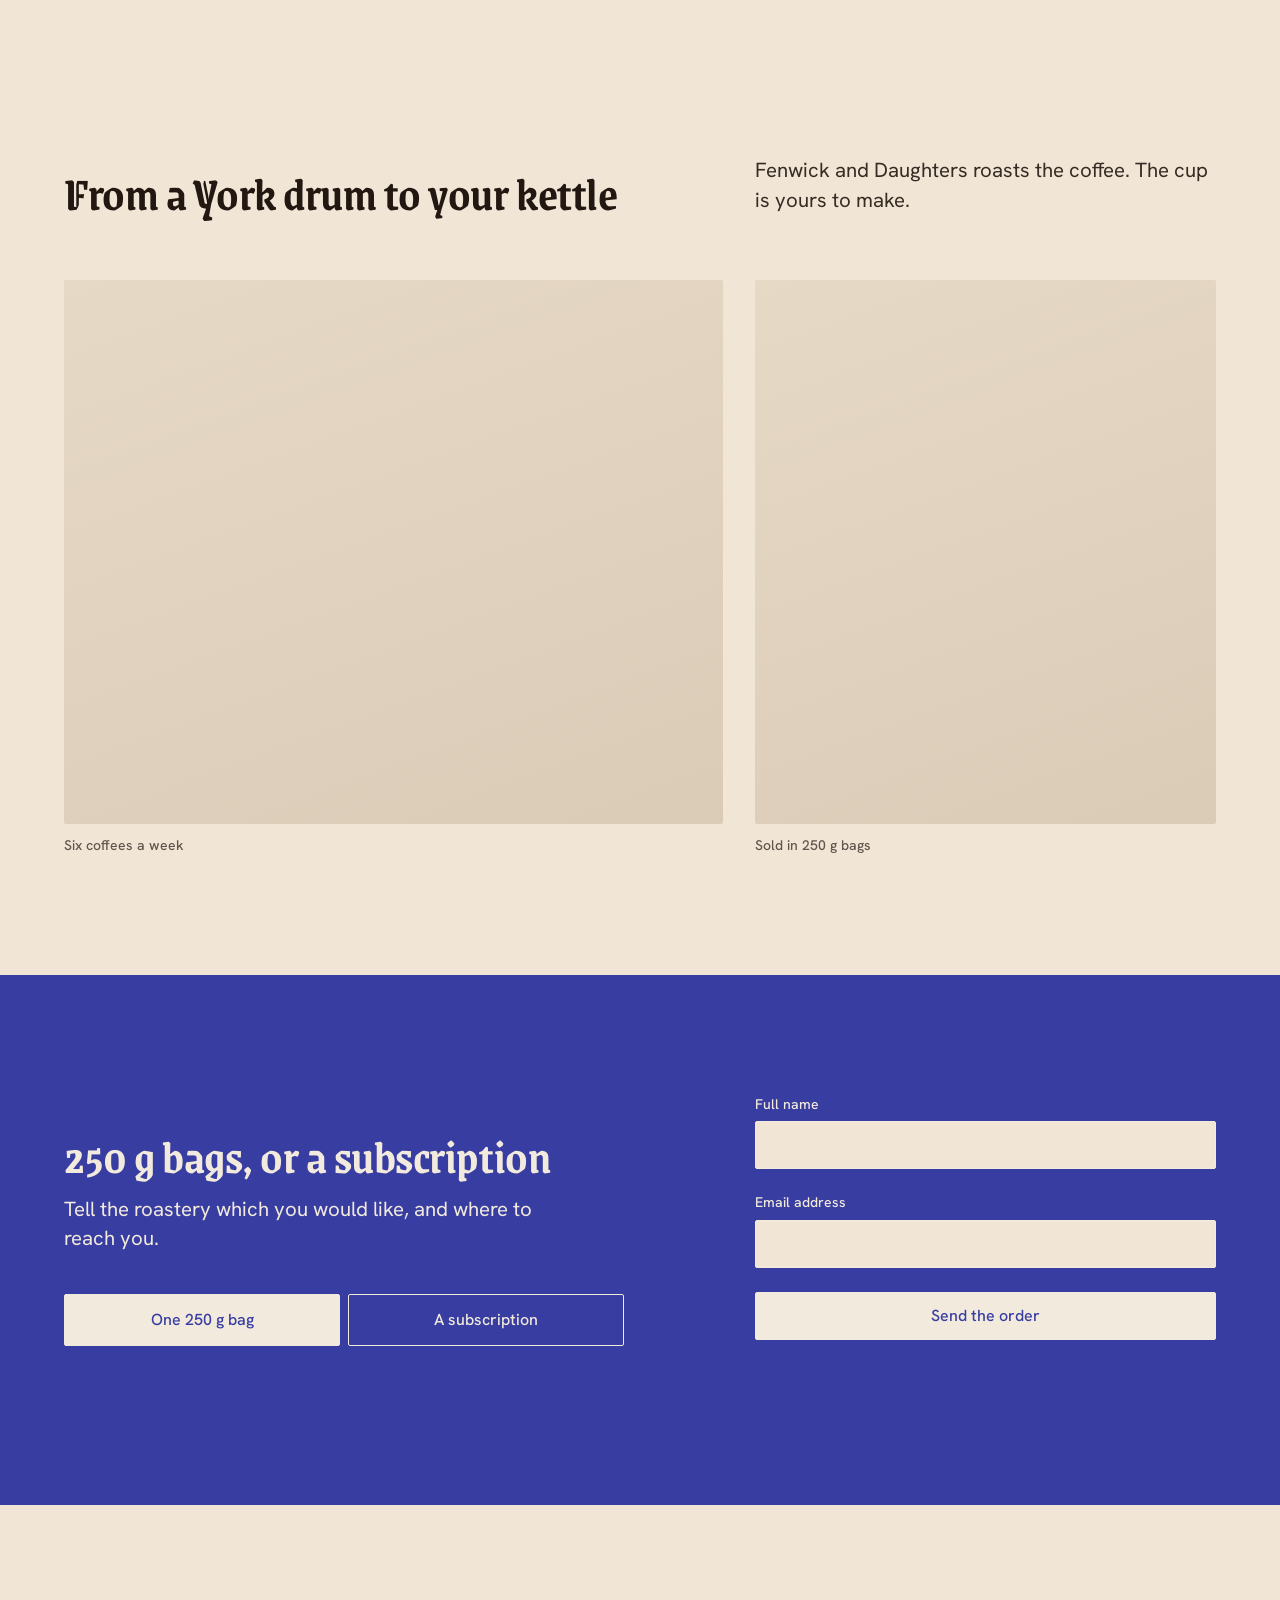
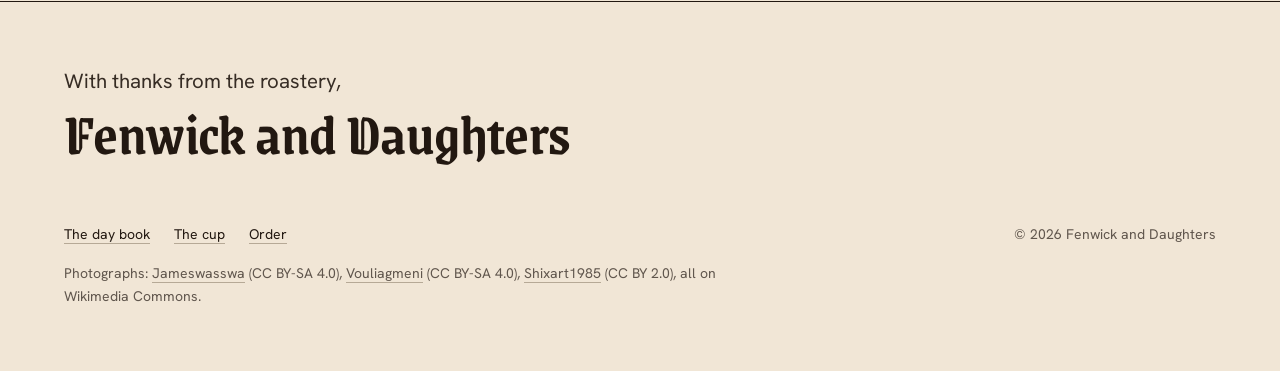
<file: .claude/skills/hallmark/scripts/fixtures/exemplars/editorial.html>
<!doctype html>
<html lang="en-GB">
<head>
<meta charset="utf-8">
<meta name="viewport" content="width=device-width, initial-scale=1">
<title>Fenwick and Daughters, coffee roasted in York since 1921</title>
<meta name="description" content="Fenwick and Daughters roasts six coffees a week in York, sold in 250 g bags or by subscription.">
<link rel="preconnect" href="https://fonts.googleapis.com">
<link rel="preconnect" href="https://fonts.gstatic.com" crossorigin>
<link href="https://fonts.googleapis.com/css2?family=Grenze+Gotisch:wght@600&family=Hanken+Grotesk:wght@400;500;600&family=IBM+Plex+Mono:wght@400&display=swap" rel="stylesheet">
<style>
/* Hallmark · job: buy · shape: Trade Ledger (custom: the roast as a Poster, the house's day book set as its own ledger, the cup as a pair, the order on the pigment) · genre: editorial · theme: Vellum (by request)
 * hero: Poster · nav: masthead, the blackletter wordmark centred over a double rule, one link at each end · footer: letter close · imagery: photographs, library 3, warm con=6 · signature: the roast itself, beans swept round the cooling tray full-bleed under a parchment plate · vellum: parchment
 * axes: light/blackletter/cool · posture: committed · contrast: pass · fold: pass · v2.0.0 */
/* Hallmark · pre-emit critique: P4 H5 E4 S5 R4 V4 · weakest: E, the plate must not bury the hand and the falling beans; it rests on the tray's far side and the plain wall, so the stream and the lever stay clear */
/* Hallmark · hero-review: in-thread · fix · 1 finding · 1 resolved (the head breaks after York) */
/* Hallmark · finish-review: in-thread (the subagent limit was reached) · fix · 3 findings · 1 resolved (the order head failed the swap test, then its blackletter I read as J: now 250 g bags, or a subscription) · 2 answered (the pair's captions are card facts, imagery.md 5; the pair are the closest honest frames the library holds) · gap: none */
/* Hallmark · answered F4 · the order field inverts the primary to parchment on pigment, as the theme's own hint sets it for its one field */
:root {
  color-scheme: light;
  --space-3xs: 2px; --space-2xs: 4px; --space-xs: 8px; --space-sm: 12px; --space-md: 16px; --space-lg: 24px; --space-xl: 40px; --space-2xl: 64px; --space-3xl: 96px; --space-4xl: 144px;
  --text-xs: 0.8125rem; --text-sm: 0.875rem; --text-md: 1rem; --text-lg: 1.25rem; --text-xl: 1.5625rem; --text-2xl: 1.953rem; --text-3xl: 2.441rem;
  --text-display-s: clamp(2.25rem, 4vw + 0.5rem, 3.75rem); --text-display: clamp(2.75rem, 5vw + 1rem, 5.25rem);
  --text-section: clamp(2rem, 2.5vw + 1rem, 3.5rem); --text-title: clamp(1.25rem, 0.75vw + 0.875rem, 1.625rem); --text-lead: clamp(1.125rem, 0.35vw + 1rem, 1.375rem);
  --ease-out: cubic-bezier(0.16, 1, 0.3, 1); --ease-in: cubic-bezier(0.7, 0, 0.84, 0); --ease-in-out: cubic-bezier(0.65, 0, 0.35, 1);
  --dur-micro: 120ms; --dur-short: 220ms; --dur-long: 420ms;
  --color-error: oklch(52% 0.19 27); --color-success: oklch(50% 0.12 150);
  --container: 1440px; --gutter: 64px; --gap-columns: 32px; --section-gap-s: 120px; --section-gap: 144px; --section-gap-l: 176px;
  --z-base: 1; --z-raised: 10; --z-dropdown: 100; --z-sticky: 200; --z-sticky-nav: 300; --z-modal: 400; --z-toast: 500; --z-tooltip: 600;
  --color-paper: oklch(93% 0.025 80); --color-paper-2: oklch(89% 0.03 78); --color-paper-3: oklch(85% 0.032 76);
  --color-ink: oklch(22% 0.02 60); --color-ink-2: oklch(30% 0.02 60); --color-muted: oklch(46% 0.02 65);
  --color-rule: oklch(74% 0.03 75);
  --color-accent: oklch(42% 0.16 275); --color-accent-deep: oklch(34% 0.15 275); --color-accent-ink: oklch(94% 0.02 80);
  --color-focus: oklch(50% 0.17 275); --color-field: var(--color-accent);
  --font-display: "Grenze Gotisch", ui-serif, Georgia, serif; --font-body: "Hanken Grotesk", ui-sans-serif, sans-serif;
  --font-outlier: "IBM Plex Mono", ui-monospace, monospace;
  --radius-card: 2px; --radius-pill: 2px; --rule-hair: 1px; --shadow-card: none;
  --tracking-display: -0.01em; --fibre: 0.5;
}
*, *::before, *::after { box-sizing: border-box; }
html, body { overflow-x: clip; }
html { scrollbar-color: var(--color-muted) var(--color-paper); scroll-padding-top: var(--space-3xl); }
body { margin: 0; background: var(--color-paper); color: var(--color-ink); font-family: var(--font-body); font-size: var(--text-md); line-height: 1.55; -webkit-font-smoothing: antialiased; caret-color: var(--color-accent); }
::selection { background: color-mix(in oklab, var(--color-accent) 22%, transparent); color: var(--color-ink); }
:focus-visible { outline: 2px solid var(--color-focus); outline-offset: 2px; }
a { color: inherit; text-decoration-thickness: 1px; text-underline-offset: 0.16em; }
h1, h2, h3 { margin: 0; font-family: var(--font-display); font-weight: var(--display-weight, 700); font-synthesis: none; letter-spacing: var(--tracking-display); line-height: 1.05; overflow-wrap: break-word; min-width: 0; text-wrap: balance; }
h1 { max-width: 20ch; font-size: var(--text-display); } h2 { max-width: 30ch; font-size: var(--text-section); } h3 { max-width: 40ch; font-size: var(--text-title); line-height: 1.2; }
.lead { font-size: var(--text-lead); line-height: 1.45; max-width: 52ch; }
p { margin: 0; text-wrap: pretty; }
p:not([class]) { max-width: 65ch; }
img, video { max-width: 100%; height: auto; display: block; }
svg { display: block; }
[hidden] { display: none !important; }
button, input, select, textarea { font: inherit; }
.container { width: 100%; max-width: var(--container); margin-inline: auto; padding-inline: var(--gutter); box-sizing: border-box; }
.num, .figure, td.num { font-variant-numeric: tabular-nums; }
.visually-hidden { position: absolute; width: 1px; height: 1px; overflow: hidden; clip-path: inset(50%); white-space: nowrap; }
[data-slot] { position: relative; overflow: hidden; background: linear-gradient(160deg, var(--color-paper-2, var(--color-paper)), var(--color-paper-3, var(--color-paper))); }
[data-slot] > img { position: absolute; inset: 0; width: 100%; height: 100%; object-fit: cover; z-index: 1; }
[data-slot]:has(> img) > :not(img):not([data-keep]) { display: none !important; }
@media (max-width: 60rem) { :root { --gutter: 24px; --section-gap-s: 80px; --section-gap: 96px; --section-gap-l: 120px; } }
@media (max-width: 40rem) { :root { --gutter: 16px; --section-gap-s: 56px; --section-gap: 72px; --section-gap-l: 96px; --gap-columns: 16px; } }
@media (prefers-reduced-motion: reduce) { *:not(.keep-motion), *:not(.keep-motion)::before, *:not(.keep-motion)::after { animation-duration: 0.01ms !important; animation-iteration-count: 1 !important; transition-duration: 0.01ms !important; scroll-behavior: auto !important; } }
/* photographs: warm con=6 */
[data-slot] > img { filter: sepia(0.28) saturate(0.94) contrast(1.06); }
:root {
  --mast-h: 80px;
  --plate-w: 37rem;
  --color-field: var(--color-accent);
}

/* The fibre wash: long tan fibres, stitched so they never tile (texture.md, the low-frequency wash) */
.fibre { position: relative; isolation: isolate; }
.fibre::before { content: ""; position: absolute; inset: 0; z-index: -1; opacity: var(--fibre); mix-blend-mode: multiply; pointer-events: none;
  background-image: url("data:image/svg+xml,%3Csvg xmlns='http://www.w3.org/2000/svg' width='400' height='400'%3E%3Cfilter id='p' x='0' y='0' width='100%25' height='100%25'%3E%3CfeTurbulence type='fractalNoise' baseFrequency='0.004 0.02' numOctaves='4' seed='4' stitchTiles='stitch'/%3E%3CfeColorMatrix values='0 0 0 0 0.62 0 0 0 0 0.52 0 0 0 0 0.36 0 0 0 0.3 0'/%3E%3C/filter%3E%3Crect width='100%25' height='100%25' filter='url(%23p)'/%3E%3C/svg%3E"); }

/* Type */
h1, h2 { font-weight: 600; line-height: 0.92; color: var(--color-ink); }
h3 { font-family: var(--font-body); font-weight: 600; }
.lead { color: var(--color-ink-2); }

/* Controls */
.btn { display: inline-flex; align-items: center; justify-content: center; min-height: 48px; padding: 0 var(--space-lg); border: var(--rule-hair) solid var(--color-ink); border-radius: var(--radius-card); background: transparent; color: var(--color-ink); font: 500 var(--text-md)/1 var(--font-body); text-decoration: none; white-space: nowrap; cursor: pointer;
  transition: background-color var(--dur-micro) var(--ease-out), border-color var(--dur-micro) var(--ease-out), color var(--dur-micro) var(--ease-out); }
.btn:hover { background: var(--color-paper-2); }
.btn:active { transform: translateY(1px); }
.btn:focus-visible { outline: 2px solid var(--color-focus); outline-offset: 2px; }
.btn:disabled, .btn[aria-disabled="true"] { opacity: 0.55; cursor: not-allowed; transform: none; }
.btn--primary { background: var(--color-accent); border-color: var(--color-accent); color: var(--color-accent-ink); }
.btn--primary:hover { background: var(--color-accent-deep); border-color: var(--color-accent-deep); }

.skip { position: absolute; left: var(--space-md); top: calc(-1 * var(--space-3xl)); z-index: var(--z-toast); padding: var(--space-xs) var(--space-md); background: var(--color-ink); color: var(--color-paper); }
.skip:focus-visible { top: var(--space-md); }

/* Masthead */
.mast__bar { display: grid; grid-template-columns: minmax(0, 1fr) auto minmax(0, 1fr); align-items: center; min-height: calc(var(--mast-h) - 4px); border-bottom: 4px double var(--color-ink); }
.wordmark { font: 600 2rem/1 var(--font-display); letter-spacing: var(--tracking-display); color: var(--color-ink); text-decoration: none; white-space: nowrap; padding-block: var(--space-sm); }
.mast__link { justify-self: start; font: 600 var(--text-sm)/1 var(--font-body); color: var(--color-ink); padding-block: var(--space-sm); text-decoration: underline 1px; text-decoration-color: transparent; text-underline-offset: 0.3em;
  transition: text-decoration-color var(--dur-short) var(--ease-out), color var(--dur-micro) var(--ease-out); }
.mast__link--end { justify-self: end; }
.mast__link:hover { text-decoration-color: var(--color-accent); color: var(--color-accent); }
.wordmark:focus-visible, .mast__link:focus-visible { outline: 2px solid var(--color-focus); outline-offset: 4px; }

/* Hero: the roast, full-bleed, under a parchment plate */
.hero { position: relative; height: calc(100dvh - var(--mast-h)); min-height: 36rem; overflow: hidden; background: var(--color-ink); color: var(--color-paper); }
.hero__photo { position: absolute; inset: 0; margin: 0; }
.hero__photo > img { object-position: 50% 62%; }
.hero__inner { position: relative; z-index: var(--z-raised); height: 100%; display: flex; align-items: flex-end; justify-content: flex-end; padding-bottom: var(--space-2xl); box-sizing: border-box; }
.plate { width: min(100%, var(--plate-w)); box-sizing: border-box; padding: var(--space-xl); background: var(--color-paper); color: var(--color-ink); border-top: 4px double var(--color-ink); border-radius: var(--radius-card); }
.plate h1 { font-size: var(--text-display); max-width: 16ch; }
.plate .lead { margin-top: var(--space-lg); max-width: 30ch; }
.actions { display: flex; flex-wrap: wrap; gap: var(--space-sm); margin-top: var(--space-xl); }

@media (max-width: 60rem) {
  .hero { height: auto; min-height: 0; background: none; color: var(--color-ink); overflow: visible; }
  .hero__photo { position: relative; aspect-ratio: 4 / 3; }
  .hero__inner { height: auto; padding-bottom: 0; }
  .plate { width: 100%; padding: var(--space-xl) 0 0; background: none; border-top: 0; }
  .plate.fibre::before { display: none; }
  .wordmark { font-size: 1.875rem; }
}
@media (max-width: 40rem) {
  .mast__bar { grid-template-columns: auto; justify-items: center; row-gap: var(--space-2xs); padding-block: var(--space-xs); }
  .mast__link { display: none; }
}

/* Shared section grid: one container, twelve columns, one column gap */
.split { display: grid; grid-template-columns: repeat(12, minmax(0, 1fr)); column-gap: var(--gap-columns); }
.band { background: var(--color-paper-2); padding-block: var(--section-gap-s); }
.photo { margin: 0; border-radius: var(--radius-card); }
.photo > img { outline: var(--rule-hair) solid var(--color-rule); outline-offset: -1px; }
figcaption { margin-top: var(--space-sm); font: 500 var(--text-sm)/1.4 var(--font-body); color: var(--color-muted); }

/* The day book: the house's ledger on the fibre band, the entries kept in the hand of the wordmark */
.ledger__grid { align-items: start; }
.ledger__text { grid-column: 1 / span 4; position: sticky; top: var(--space-2xl); }
.ledger__text h2 { font-size: var(--text-display); max-width: 9ch; }
.ledger .lead { margin-top: var(--space-lg); max-width: 22ch; }
.ledger__book { grid-column: 6 / span 7; }
.book { width: 100%; border-collapse: collapse; font-size: var(--text-lg); line-height: 1.35; }
.book thead th { padding: 0 0 var(--space-sm); border-bottom: 4px double var(--color-ink); font: 500 var(--text-sm)/1.3 var(--font-body); color: var(--color-muted); text-align: left; }
.book td, .book tbody th { padding: var(--space-lg) 0; border-top: var(--rule-hair) solid var(--color-rule); vertical-align: baseline; }
.book tbody tr:first-child > * { border-top: 0; }
.book tbody tr:last-child > * { border-bottom: var(--rule-hair) solid var(--color-ink); }
.book tbody th { font-weight: 500; text-align: left; color: var(--color-ink); }
.book .idx { width: 3.5rem; font-weight: 600; color: var(--color-accent); }
.book .r, .book thead th.r { text-align: right; }
.book td.r { font: 600 var(--text-2xl)/1 var(--font-display); letter-spacing: var(--tracking-display); color: var(--color-ink); }
.book td.r .unit { font: 500 var(--text-md)/1 var(--font-body); color: var(--color-ink-2); }
.book .num { font-variant-numeric: lining-nums tabular-nums; }

/* The cup: one wide frame, then a pair, each with its fact */
.cup { padding-top: var(--section-gap-l); }
.cup__head { align-items: end; }
.cup__head h2 { grid-column: 1 / span 6; }
.cup__head .lead { grid-column: 8 / span 5; }
.cup__pair { margin-top: var(--space-2xl); }
.cup__pair > figure { margin: 0; }
.cup__note { grid-column: 1 / span 7; }
.cup__cup { grid-column: 8 / span 5; }
.cup__pair .photo { height: 34rem; }

/* The order, on the one pigment field */
.order-band { margin-top: var(--section-gap-s); padding-block: var(--section-gap-s); background: var(--color-field); color: var(--color-accent-ink); }
.order-band h2 { color: var(--color-accent-ink); }
.order-band .lead { margin-top: var(--space-md); color: var(--color-accent-ink); }
.order-band :focus-visible { outline-color: var(--color-accent-ink); }
.order { align-items: center; }
.order__text { grid-column: 1 / span 6; }
.order__fields { grid-column: 8 / span 5; display: grid; gap: var(--space-lg); }
.seg { display: grid; grid-template-columns: repeat(2, minmax(0, 1fr)); gap: var(--space-xs); margin: var(--space-xl) 0 0; padding: 0; border: 0; }
.field label { font: 500 var(--text-sm)/1.3 var(--font-body); color: var(--color-accent-ink); }
.seg input { position: absolute; width: 1px; height: 1px; opacity: 0; }
.seg label { display: flex; align-items: center; justify-content: center; min-height: 52px; padding: 0 var(--space-md); border: var(--rule-hair) solid var(--color-accent-ink); border-radius: var(--radius-card); font-weight: 500; cursor: pointer;
  transition: background-color var(--dur-micro) var(--ease-out), color var(--dur-micro) var(--ease-out); }
.seg label:hover { background: var(--color-accent-deep); }
.seg input:checked + label { background: var(--color-accent-ink); color: var(--color-accent); }
.seg input:focus-visible + label { outline: 2px solid var(--color-accent-ink); outline-offset: 2px; }
.field { display: grid; gap: var(--space-xs); }
.field input { min-height: 48px; padding: 0 var(--space-md); border: var(--rule-hair) solid var(--color-accent-ink); border-radius: var(--radius-card); background: var(--color-paper); color: var(--color-ink); outline: 2px solid transparent; outline-offset: 2px; }
.field input:focus-visible { outline-color: var(--color-accent-ink); }
.field input[aria-invalid] { border-color: var(--color-error); box-shadow: inset 0 0 0 1px var(--color-error); }
.field input:disabled { opacity: 0.55; cursor: not-allowed; }
.btn--on-field { width: 100%; background: var(--color-accent-ink); border-color: var(--color-accent-ink); color: var(--color-accent); }
.btn--on-field:hover { background: var(--color-paper-2); border-color: var(--color-paper-2); }
.help { min-height: 1lh; font-size: var(--text-sm); color: var(--color-accent-ink); }

/* The letter close */
.letter { padding-block: var(--space-3xl) var(--space-2xl); }
.letter__inner { padding-top: var(--space-2xl); border-top: var(--rule-hair) solid var(--color-ink); }
.letter__sign { font-size: var(--text-lead); color: var(--color-ink-2); }
.letter__name { margin-top: var(--space-xs); font: 600 var(--text-display-s)/0.92 var(--font-display); letter-spacing: var(--tracking-display); color: var(--color-ink); }
.letter__foot { display: flex; flex-wrap: wrap; justify-content: space-between; align-items: baseline; gap: var(--space-md) var(--space-xl); margin-top: var(--space-2xl); }
.letter__nav { display: flex; flex-wrap: wrap; gap: var(--space-lg); }
.letter__nav a { font-size: var(--text-sm); color: var(--color-ink); text-decoration-color: var(--color-rule); text-underline-offset: 0.25em; transition: text-decoration-color var(--dur-short) var(--ease-out); }
.letter__nav a:hover { text-decoration-color: var(--color-accent); }
.letter__nav a:focus-visible { outline: 2px solid var(--color-focus); outline-offset: 2px; }
.legal { font-size: var(--text-sm); color: var(--color-muted); }
.letter__credit { flex: 1 0 100%; max-width: 88ch; font-size: var(--text-sm); line-height: 1.6; color: var(--color-muted); }
.letter__credit a { color: inherit; text-decoration-color: var(--color-rule); text-underline-offset: 0.25em; }
.letter__credit a:hover { color: var(--color-ink); text-decoration-color: var(--color-accent); }

@media (max-width: 60rem) {
  .ledger__text, .ledger__book, .cup__head h2, .cup__head .lead, .cup__note, .cup__cup, .order__text, .order__fields { grid-column: 1 / -1; }
  .ledger__text { position: static; }
  .ledger__book { margin-top: var(--space-2xl); }
  .book td.r { font-size: var(--text-xl); }
  .cup__head .lead { margin-top: var(--space-md); }
  .cup__pair { row-gap: var(--space-xl); }
  .cup__pair .photo { height: auto; aspect-ratio: 4 / 3; }
  .order__fields { margin-top: var(--space-xl); }
}
@media (max-width: 40rem) {
  .book { font-size: var(--text-md); }
  .book .idx { width: 2rem; }
}
</style>
<script>document.documentElement.classList.add('js');</script>
</head>
<body id="top">
<a class="skip" href="#main">Skip to content</a>

<header class="mast">
  <div class="container mast__bar">
    <a class="mast__link" href="#daybook">The day book</a>
    <a class="wordmark" href="#top" aria-label="Fenwick and Daughters, back to the top">Fenwick and Daughters</a>
    <a class="mast__link mast__link--end" href="#order">Order</a>
  </div>
</header>

<main id="main">
  <section class="hero" aria-labelledby="hero-h">
    <figure class="hero__photo" data-slot="roaster" data-alt="The York roaster at work, a fresh roast tipping into the cooling tray">
      <img src="https://upload.wikimedia.org/wikipedia/commons/thumb/3/3b/Cooling_time_for_coffee.jpg/1280px-Cooling_time_for_coffee.jpg" width="1920" height="1348" fetchpriority="high"
           alt="A fresh roast swept round the cooling tray by its paddle arm" style="object-position: 50% 55%">
    </figure>
    <div class="container hero__inner">
      <div class="plate fibre">
        <h1 id="hero-h">Roasted in York<br> since 1921</h1>
        <p class="lead">Six coffees a week, sold by the bag or by subscription.</p>
        <div class="actions">
          <a class="btn btn--primary" href="#order" data-kind="subscription">Start a subscription</a>
          <a class="btn" href="#order" data-kind="bag">Buy a bag</a>
        </div>
      </div>
    </div>
  </section>

  <section class="ledger band fibre" id="daybook" aria-labelledby="ledger-h">
    <div class="container split ledger__grid">
      <div class="ledger__text">
        <h2 id="ledger-h">Written in the day book</h2>
        <p class="lead">Five lines the roastery keeps to.</p>
      </div>
      <div class="ledger__book">
        <table class="book">
          <thead>
            <tr><th scope="col">No.</th><th scope="col">Entry</th><th scope="col" class="r">Kept</th></tr>
          </thead>
          <tbody>
            <tr><td class="idx">1</td><th scope="row">Coffees roasted each week</th><td class="r"><span class="num">6</span></td></tr>
            <tr><td class="idx">2</td><th scope="row">Weight of each bag</th><td class="r"><span class="num">250</span>&nbsp;<span class="unit">g</span></td></tr>
            <tr><td class="idx">3</td><th scope="row">Ways to buy</th><td class="r">By the bag, or by subscription</td></tr>
            <tr><td class="idx">4</td><th scope="row">Roastery</th><td class="r">York</td></tr>
            <tr><td class="idx">5</td><th scope="row">Roasting since</th><td class="r"><span class="num">1921</span></td></tr>
          </tbody>
        </table>
      </div>
    </div>
  </section>

  <section class="cup" id="cup" aria-labelledby="cup-h">
    <div class="container">
      <div class="split cup__head">
        <h2 id="cup-h">From a York drum to your kettle</h2>
        <p class="lead">Fenwick and Daughters roasts the coffee. The cup is yours to make.</p>
      </div>
      <div class="split cup__pair">
        <figure class="cup__note">
          <div class="photo" data-slot="desk" data-alt="The York roaster between roasts, the drum over its cooling tray">
            <img src="https://upload.wikimedia.org/wikipedia/commons/thumb/2/2d/Coffee_roasting_machine%2C_The_Roastery%2C_Coaltown_Coffee%2C_Ammanford%2C_Wales.jpg/1280px-Coffee_roasting_machine%2C_The_Roastery%2C_Coaltown_Coffee%2C_Ammanford%2C_Wales.jpg" width="1920" height="2560" loading="lazy"
                 alt="A drum coffee roaster above its copper cooling tray in a roastery" style="object-position: 50% 69%">
          </div>
          <figcaption>Six coffees a week</figcaption>
        </figure>
        <figure class="cup__cup">
          <div class="photo" data-slot="cup" data-alt="A cup of Fenwick and Daughters coffee on the shop counter">
            <img src="https://upload.wikimedia.org/wikipedia/commons/thumb/5/52/Espresso_coffee_pouring_from_retro_espresso_machine.jpg/1280px-Espresso_coffee_pouring_from_retro_espresso_machine.jpg" width="1920" height="2876" loading="lazy"
                 alt="Espresso streaming from a chrome machine into two glass cups" style="object-position: 50% 62%">
          </div>
          <figcaption>Sold in 250&nbsp;g bags</figcaption>
        </figure>
      </div>
    </div>
  </section>

  <section class="order-band" id="order" aria-labelledby="order-h">
    <div class="container">
      <form class="split order" data-endpoint="" novalidate>
        <div class="order__text">
          <h2 id="order-h">250&nbsp;g bags, or a subscription</h2>
          <p class="lead">Tell the roastery which you would like, and where to reach you.</p>
          <fieldset class="seg">
            <legend class="visually-hidden">How would you like it?</legend>
            <input type="radio" name="kind" id="kind-bag" value="bag" checked><label for="kind-bag">One 250&nbsp;g bag</label>
            <input type="radio" name="kind" id="kind-sub" value="subscription"><label for="kind-sub">A subscription</label>
          </fieldset>
        </div>
        <div class="order__fields">
          <div class="field">
            <label for="order-name">Full name</label>
            <input id="order-name" name="name" type="text" autocomplete="name" required>
          </div>
          <div class="field">
            <label for="order-email">Email address</label>
            <input id="order-email" name="email" type="email" autocomplete="email" inputmode="email" required>
          </div>
          <button class="btn btn--on-field" type="submit">Send the order</button>
          <p class="help" id="order-help" aria-live="polite"></p>
        </div>
      </form>
    </div>
  </section>
</main>

<footer class="letter">
  <div class="container letter__inner">
    <p class="letter__sign">With thanks from the roastery,</p>
    <p class="letter__name">Fenwick and Daughters</p>
    <div class="letter__foot">
      <nav class="letter__nav" aria-label="Footer">
        <a href="#daybook">The day book</a>
        <a href="#cup">The cup</a>
        <a href="#order">Order</a>
      </nav>
      <p class="legal">&copy; 2026 Fenwick and Daughters</p>
      <p class="letter__credit" data-credits>Photographs: <a href="https://commons.wikimedia.org/wiki/File:Cooling_time_for_coffee.jpg">Jameswasswa</a> (CC&nbsp;BY-SA&nbsp;4.0), <a href="https://commons.wikimedia.org/wiki/File:Coffee_roasting_machine,_The_Roastery,_Coaltown_Coffee,_Ammanford,_Wales.jpg">Vouliagmeni</a> (CC&nbsp;BY-SA&nbsp;4.0), <a href="https://commons.wikimedia.org/wiki/File:Espresso_coffee_pouring_from_retro_espresso_machine.jpg">Shixart1985</a> (CC&nbsp;BY&nbsp;2.0), all on Wikimedia Commons.</p>
    </div>
  </div>
</footer>

<script>
window.hallmarkSlots = (m) => { for (const [k, v] of Object.entries(m)) { const s = document.querySelector(`[data-slot="${k}"]`); if (!s) continue; const im = new Image(); im.src = typeof v === 'string' ? v : v.src; im.alt = (typeof v === 'object' && v.alt) || s.dataset.alt || ''; s.querySelectorAll(':scope > img').forEach((o) => o.remove()); s.prepend(im); } };
document.querySelectorAll('[data-slot] > img').forEach((i) => { if (i.complete && !i.naturalWidth) i.remove(); else i.addEventListener('error', () => i.remove(), { once: true }); });
document.querySelectorAll('[data-kind]').forEach((a) => a.addEventListener('click', () => { const r = document.getElementById(a.dataset.kind === 'subscription' ? 'kind-sub' : 'kind-bag'); if (r) r.checked = true; }));
document.querySelectorAll('form[data-endpoint]').forEach((form) => {
  const help = form.querySelector('[aria-live]');
  const fields = [...form.querySelectorAll('input[required]')];
  form.addEventListener('submit', (e) => {
    e.preventDefault();
    const bad = fields.filter((i) => !i.checkValidity());
    fields.forEach((i) => { i.toggleAttribute('aria-invalid', bad.includes(i)); if (bad.includes(i)) i.setAttribute('aria-describedby', help.id); else i.removeAttribute('aria-describedby'); });
    if (bad.length) { help.textContent = bad[0].type === 'email' ? 'That email address looks incomplete. Write it as name@example.com.' : 'Add your name, so the roastery knows who the coffee is for.'; bad[0].focus(); return; }
    if (!form.dataset.endpoint) { help.textContent = 'Nothing was sent: this form is not connected yet.'; return; }
    fetch(form.dataset.endpoint, { method: 'POST', body: new FormData(form) })
      .then((r) => { help.textContent = r.ok ? 'The roastery has your order and will write to ' + form.elements.email.value.trim() + '.' : 'That did not go through. Try again in a minute.'; })
      .catch(() => { help.textContent = 'That did not go through. Try again in a minute.'; });
  });
});
</script>
</body>
</html>
</file>
<file: shared/style.css>
html{touch-action:manipulation}
html.kb nav.tabs{display:none}
html.sheet-open,html.sheet-open body{overflow:hidden;overscroll-behavior:none}
/* Niagize Kariakoo shared look (v2.1): the striped sun.
   Market Ink shell, Market Gold for actions, Ocean Cyan for "you are here", Warm Sand light body.
   Light, dark, or follow the device (data-theme on <html>).
   --navy is the brand surface (headers, nav, primary buttons) and stays ink in both themes; --ink is text. */
:root{
  --paper:#FFF7E2; --card:#FFFFFF; --sunk:#F6ECD3; --line:#EADFC4;
  --ink:#242424; --dim:#6B6150; --faint:#736750;
  --navy:#121212; --navy2:#12375A; --on-navy:#FFFFFF; --on-navy-dim:#A8A8A8;
  --jua:#FFC62D; --amber-brand:#F3A500; --jua-text:#8A5C00; --jua-soft:#FFF0C2; --on-jua:#121212;
  --cyan:#53C4D1; --cyan-text:#176F7A; --ocean:#12375A;
  --line-soft:#F3D98A;
  --green:#0D7F48; --green-soft:#E3F4EA; --red:#B8392A; --red-soft:#FBE7E3; --amber:#9A5B00; --amber-soft:#FFF0D2; --blue:#12375A; --blue-soft:#E1ECF4;
  --wa:#17924A; --scrim:rgba(18,18,18,.55); --shadow:0 8px 24px rgba(18,18,18,.14);
  /* v2.16 wave 2: every remaining colour has a token (no literals in component rules) */
  --shadow-xs:0 1px 2px rgba(18,18,18,.08); --photo-ink:rgba(18,18,18,.78); --grid-line:rgba(255,255,255,.35); --on-navy-tint:rgba(255,255,255,.08);
  --nav-raise:#262626; --live:#22B35E; --live-ring:rgba(34,179,94,.22); --jua-ring:rgba(255,198,45,.28); --cy-ring:rgba(83,196,209,.25); --red-ring:rgba(217,72,59,.22);
  --scrim-soft:rgba(18,18,18,.32); --bar:#12375A; --tint-dark:rgba(0,0,0,.12);
  /* v2.17 status lights (traffic-light / macOS window buttons): new = red, working = yellow, paid/done = green, cancelled = grey */
  --st-new:#FF5F57; --st-work:#FEBC2E; --st-ok:#28C840; --st-off:#8E8E93;
  --st-new-ring:rgba(255,95,87,.22); --st-work-ring:rgba(254,188,46,.25); --st-ok-ring:rgba(40,200,64,.22);
  /* type: Mobile-money calm (21 Oct 2026). One family, Onest, in 400 / 500 / 600 / 800.
     Numbers use the same font (natural digit widths read best on big prices). */
  --display:"Onest",system-ui,-apple-system,"Segoe UI",sans-serif;
  --body:"Onest",system-ui,-apple-system,"Segoe UI",sans-serif;
  --num:"Onest",system-ui,-apple-system,"Segoe UI",sans-serif;
  /* v2.22 polish: action pair, focus, field edge, motion */
  --act:var(--navy); --on-act:var(--on-navy); --on-red:#FFFFFF; --focus:var(--cyan-text); --field-line:#978B6C; --on-cyan:#06222A;
  --t-press:90ms; --t-fast:140ms; --t-base:200ms; --t-sheet:320ms;
  --ease-out:cubic-bezier(.22,1,.36,1); --ease-std:cubic-bezier(.4,0,.2,1);
  --r:14px; --gl:max(16px, env(safe-area-inset-left, 0px)); --gr:max(16px, env(safe-area-inset-right, 0px));
  color-scheme: light;
}
@media (prefers-color-scheme: dark){ :root:not([data-theme="light"]){
  --paper:#121212; --card:#1C1C1C; --sunk:#262626; --line:#2E2E2E;
  --ink:#F2F2F2; --dim:#A8A8A8; --faint:#8C8C8C;
  --navy:#0B0B0B; --navy2:#12375A; --on-navy:#FFFFFF; --on-navy-dim:#9A9A9A;
  --jua-text:#FFC62D; --jua-soft:#2A2410; --line-soft:#4A3D12; --cyan-text:#53C4D1;
  --green:#3CC47E; --green-soft:#12301F; --red:#F08A7A; --red-soft:#3A1E1A; --amber:#F2B54B; --amber-soft:#33270F; --blue:#53C4D1; --blue-soft:#10292D;
  --scrim:rgba(0,0,0,.65); --shadow:0 8px 24px rgba(0,0,0,.45);
  --shadow-xs:0 1px 2px rgba(0,0,0,.4); --bar:#2E4E6E;
  --act:var(--jua); --on-act:var(--on-jua); --on-red:#121212; --focus:var(--cyan); --field-line:#6E6E6E; --wa:#1FA855;
  color-scheme: dark; } }
:root[data-theme="dark"]{
  --paper:#121212; --card:#1C1C1C; --sunk:#262626; --line:#2E2E2E;
  --ink:#F2F2F2; --dim:#A8A8A8; --faint:#8C8C8C;
  --navy:#0B0B0B; --navy2:#12375A; --on-navy:#FFFFFF; --on-navy-dim:#9A9A9A;
  --jua-text:#FFC62D; --jua-soft:#2A2410; --line-soft:#4A3D12; --cyan-text:#53C4D1;
  --green:#3CC47E; --green-soft:#12301F; --red:#F08A7A; --red-soft:#3A1E1A; --amber:#F2B54B; --amber-soft:#33270F; --blue:#53C4D1; --blue-soft:#10292D;
  --scrim:rgba(0,0,0,.65); --shadow:0 8px 24px rgba(0,0,0,.45);
  --shadow-xs:0 1px 2px rgba(0,0,0,.4); --bar:#2E4E6E;
  --act:var(--jua); --on-act:var(--on-jua); --on-red:#121212; --focus:var(--cyan); --field-line:#6E6E6E; --wa:#1FA855;
  color-scheme: dark; }

*{box-sizing:border-box;-webkit-tap-highlight-color:transparent}
html,body{min-height:100%}
body{margin:0;background:var(--paper);color:var(--ink);font-family:var(--body);font-size:15px;line-height:1.45;-webkit-font-smoothing:antialiased}
button,input,select,textarea{font:inherit;color:inherit}
input,select,textarea{font-size:16px!important}  /* below 16px iPhone zooms in on tap */
button{cursor:pointer}
img{max-width:100%;height:auto}  /* width/height attributes reserve space without stretching */
[hidden]{display:none!important}
body{overscroll-behavior-y:contain}
:focus-visible{outline:3px solid var(--focus);outline-offset:2px}
.num{font-family:var(--num);font-variant-numeric:normal;letter-spacing:-.01em;font-weight:600}
h1,h2,h3{font-family:var(--display);margin:0;letter-spacing:-.02em;text-wrap:balance}
h1{font-size:24px;font-weight:800} h2{font-size:18px;font-weight:600} h3{font-size:16px;font-weight:600}
.eyebrow{font-size:12.5px;font-weight:600;color:var(--dim)}  /* v2.16: sentence case, untracked (labels read as words, not shouts) */
.muted{color:var(--dim)} .small{font-size:13px}
.row{display:flex;align-items:center;gap:10px} .between{justify-content:space-between} .wrap{flex-wrap:wrap} .grow{flex:1;min-width:0}
.stack{display:flex;flex-direction:column;gap:12px}

.btn{border:0;border-radius:12px;padding:11px 16px;font-weight:600;display:inline-flex;align-items:center;justify-content:center;gap:8px;min-height:44px;text-decoration:none;color:inherit;background:transparent}
.btn svg{width:18px;height:18px;flex:none}
.btn.primary{background:var(--act);color:var(--on-act)} .btn.sun{background:var(--jua);color:var(--on-jua)} .btn.green{background:var(--wa);color:var(--on-navy)} .btn.red{background:var(--red);color:var(--on-navy);border:1.5px solid var(--red)}
.btn.ghost{background:var(--card);border:1px solid var(--line)} .btn.danger{background:var(--red-soft);color:var(--red)}
.btn.block{width:100%} .btn.sm{min-height:36px;padding:7px 12px;font-size:13.5px;border-radius:10px}
.btn:disabled{opacity:.45;cursor:not-allowed}
.btns{display:grid;grid-template-columns:1fr 1fr;gap:8px}

.icon-btn{width:40px;height:40px;border-radius:12px;border:1px solid var(--line);background:var(--card);display:grid;place-items:center;color:var(--ink);flex:none;position:relative}
.icon-btn svg{width:20px;height:20px}
.icon-btn .dot{position:absolute;top:6px;right:6px;width:8px;height:8px;border-radius:50%;background:var(--jua);box-shadow:0 0 0 2px var(--card)}

.field{display:flex;flex-direction:column;gap:5px}
.field label{font-size:12.5px;font-weight:600;color:var(--dim)}
.input{width:100%;border:1px solid var(--line);background:var(--card);border-radius:11px;padding:11px 12px;min-height:46px;outline:none}
.input:focus{border-color:var(--ink)}
.input.money{font-family:var(--num);font-variant-numeric:tabular-nums}
textarea.input{min-height:76px;resize:vertical}
select.input{appearance:none;-webkit-appearance:none;background-image:linear-gradient(45deg,transparent 50%,var(--dim) 50%),linear-gradient(135deg,var(--dim) 50%,transparent 50%);background-position:calc(100% - 18px) 50%,calc(100% - 13px) 50%;background-size:5px 5px;background-repeat:no-repeat;padding-right:30px}
.hint{font-size:12px;color:var(--faint)}
.two{display:grid;grid-template-columns:1fr 1fr;gap:10px}
/* icon field: leading icon instead of a label */
.ifield{display:flex;align-items:center;gap:10px;background:var(--card);border:1px solid var(--line);border-radius:12px;padding:0 12px;min-height:50px}
.ifield:focus-within{border-color:var(--ink)}
.ifield svg{width:20px;height:20px;color:var(--dim);flex:none}
.ifield input,.ifield textarea,.ifield select{border:0;outline:none;background:transparent;flex:1;min-width:0;padding:13px 0}
.ifield textarea{min-height:64px;resize:vertical}
.ifield .pre{font-family:var(--num);color:var(--dim);font-size:14px}

.pill{display:inline-flex;align-items:center;gap:5px;font-size:11.5px;font-weight:600;padding:3px 8px;border-radius:999px;white-space:nowrap}
.pill.ok{background:var(--sunk);color:var(--dim)} .pill.soon{background:var(--amber-soft);color:var(--amber)} .pill.late{background:var(--red-soft);color:var(--red)}
.pill.good{background:var(--green-soft);color:var(--green)} .pill.blue{background:var(--blue-soft);color:var(--blue)} .pill.sun{background:var(--jua);color:var(--on-jua)}
.sdot{width:9px;height:9px;border-radius:50%;display:inline-block;flex:none}
.sdot.live{background:var(--live);box-shadow:0 0 0 3px var(--live-ring)} .sdot.pilot{background:var(--jua);box-shadow:0 0 0 3px var(--jua-ring)} .sdot.down{background:var(--red);box-shadow:0 0 0 3px var(--red-ring)}

.chips{display:flex;gap:6px;overflow-x:auto;scrollbar-width:none;padding-bottom:2px}
.chips::-webkit-scrollbar{display:none}
.chip{border:1px solid var(--line);background:var(--card);border-radius:999px;padding:7px 13px;font-size:13.5px;font-weight:500;white-space:nowrap;display:inline-flex;align-items:center;gap:6px}
.chip svg{width:14px;height:14px}
.chip[aria-pressed="true"]{background:var(--jua);border-color:var(--jua);color:var(--on-jua);font-weight:600}

.banner{background:var(--jua-soft);border:1px solid var(--line-soft);border-radius:var(--r);padding:10px 12px;display:flex;gap:10px;align-items:center;flex-wrap:wrap;font-size:13.5px}
.empty{padding:26px 16px;text-align:center;color:var(--dim);background:var(--card);border:1px dashed var(--line);border-radius:var(--r)}

.scrim{position:fixed;inset:0;background:var(--scrim);z-index:50;display:flex;align-items:flex-end;justify-content:center}
.scrim.center{align-items:center;padding:20px}
.sheet{background:var(--paper);width:100%;max-width:640px;max-height:94%;border-radius:20px 20px 0 0;display:flex;flex-direction:column;padding-bottom:env(safe-area-inset-bottom,0px)}
.scrim.anim .sheet{animation:up .22s ease-out}
.scrim.center .sheet{border-radius:20px;max-width:420px;padding-bottom:0}
@keyframes up{from{transform:translateY(24px);opacity:.6}to{transform:none;opacity:1}}
@media (prefers-reduced-motion:reduce){.sheet{animation:none}}
.sheet .hd{display:flex;align-items:center;gap:10px;padding:14px var(--gr) 10px var(--gl);border-bottom:1px solid var(--line)}
.sheet .hd h2{flex:1;min-width:0}
.sheet .bd{overflow-y:auto;padding:14px var(--gr) 18px var(--gl);display:flex;flex-direction:column;gap:12px}
.sheet .ft{padding:10px var(--gr) 14px var(--gl);border-top:1px solid var(--line);display:flex;flex-direction:column;gap:8px}
.iconbtn{background:transparent;border:0;width:40px;height:40px;border-radius:12px;display:grid;place-items:center;color:inherit;flex:none}
.iconbtn svg{width:22px;height:22px}
.toast{position:fixed;left:50%;bottom:calc(96px + env(safe-area-inset-bottom,0px));transform:translateX(-50%);background:var(--navy);color:var(--on-navy);border:1px solid var(--nav-raise);padding:10px 16px;border-radius:12px;font-size:14px;z-index:90;max-width:calc(100% - 32px);box-shadow:var(--shadow)}
.seg{display:inline-flex;background:var(--sunk);border-radius:10px;padding:3px}
.seg button{border:0;background:transparent;padding:6px 12px;border-radius:8px;font-weight:600;font-size:13px;color:var(--dim);display:inline-flex;align-items:center;gap:6px}
.seg button svg{width:16px;height:16px}
.seg button[aria-pressed="true"]{background:var(--card);color:var(--ink);box-shadow:var(--shadow-xs)}
.mark{font-family:var(--display);font-weight:800;letter-spacing:-.02em;line-height:1;display:flex;align-items:center;gap:8px}
.mark i{width:11px;height:11px;border-radius:50%;background:var(--jua);display:inline-block;box-shadow:0 0 0 4px var(--jua-ring);flex:none}
.skeleton{background:linear-gradient(90deg,var(--sunk) 0 40%,var(--card) 50%,var(--sunk) 60%);background-size:300% 100%;animation:sh 1.2s linear infinite}
@keyframes sh{from{background-position:100% 0}to{background-position:0 0}}
@media (prefers-reduced-motion:reduce){.skeleton{animation:none}}
/* language picker: small flag button with a native dropdown */
.langpick{position:relative;display:inline-flex;align-items:center;gap:6px;border:1px solid var(--line);background:var(--card);border-radius:10px;padding:0 10px;height:36px;font-weight:600;font-size:13px;color:var(--ink)}
.langpick select{position:absolute;inset:0;opacity:0;width:100%;cursor:pointer}
.langpick .fl{font-size:16px;line-height:1}
.langpick svg{width:12px;height:12px;color:var(--dim)}
/* pull to refresh */
.ptr{height:0;overflow:hidden;display:flex;align-items:center;justify-content:center;gap:6px;color:var(--dim);font-size:12.5px;font-weight:600;transition:height .18s ease-out}.ptr.on{transition:none}.ptr .sunload{transform:rotate(calc(var(--p,0)*270deg)) scale(calc(.6 + var(--p,0)*.4));opacity:calc(.35 + var(--p,0)*.65)}
.ptr.spin{transition:height .18s ease-out}
.ptr svg{width:18px;height:18px;margin-right:6px}
.ptr.spin svg{animation:spin .8s linear infinite}
@keyframes spin{to{transform:rotate(360deg)}}

/* ---------- v1.2: Selcom-style pieces ---------- */
/* stage frame: green = live (production), yellow = test / example, red = down */
/* sun loader */
.sunload{display:inline-grid;place-items:center;width:36px;height:36px}
.sunload svg{width:100%;height:100%}
.sunload rect{animation:stripe 1.2s ease-in-out infinite}
.sunload rect:nth-child(1){animation-delay:.5s}.sunload rect:nth-child(2){animation-delay:.4s}.sunload rect:nth-child(3){animation-delay:.3s}.sunload rect:nth-child(4){animation-delay:.2s}.sunload rect:nth-child(5){animation-delay:.1s}
@keyframes stripe{0%,100%{opacity:1}50%{opacity:.25}}
.ptr .sunload{width:30px;height:30px}
.ptr.ready .sunload{transform:scale(1.15)}
@media (prefers-reduced-motion:reduce){.sunload rect{animation:none}}
.boot{min-height:100vh;display:grid;place-items:center}
.boot .sunload{width:64px;height:64px}
/* round header buttons (theme, language, profile) */
.hbtn{width:34px;height:34px;border-radius:50%;border:0;background:var(--nav-raise);color:var(--on-navy);display:grid;place-items:center;font-weight:700;font-size:11.5px;letter-spacing:.03em;flex:none;position:relative;z-index:1}
.hbtn svg{width:17px;height:17px}
.hbtn.av{width:36px;height:36px;background:var(--jua);color:var(--on-jua);font-family:var(--display);font-weight:800;font-size:13px}
/* action tiles: icon in a circle, short label under it */
.tilegrid{display:grid;grid-template-columns:repeat(4,1fr);gap:14px 6px;background:var(--card);border:1px solid var(--line);border-radius:18px;padding:16px 8px}
.qt{display:flex;flex-direction:column;align-items:center;gap:7px;background:none;border:0;padding:0;color:var(--ink);text-decoration:none;font-size:12.5px;font-weight:500;text-align:center;line-height:1.2;position:relative}
.qt .ic{width:54px;height:54px;border-radius:50%;background:var(--sunk);display:grid;place-items:center}
.qt .ic svg{width:25px;height:25px}
.qt .ic.jua{color:var(--jua-text)} .qt .ic.green{color:var(--green)} .qt .ic.blue{color:var(--blue)} .qt .ic.red{color:var(--red)} .qt .ic.amber{color:var(--amber)}
.qt .bdg{position:absolute;top:-4px;right:calc(50% - 34px);background:var(--jua);color:var(--on-jua);border-radius:999px;font-size:11px;font-weight:700;padding:1px 6px;font-family:var(--num)}
/* list rows (profile menu) */
.mrow{display:flex;align-items:center;gap:14px;width:100%;background:var(--card);border:1px solid var(--line);border-radius:14px;padding:14px;text-align:left;color:var(--ink)}
.mrow svg{width:22px;height:22px;flex:none}
.mrow .chev{width:18px;height:18px;color:var(--faint);margin-left:auto}
.mrow .tt{font-weight:600}.mrow .ss{font-size:12.5px;color:var(--dim)}
.mrow.red{color:var(--red)}
/* full-screen page with a back arrow (replaces close / cancel) */
.scrim.page{background:var(--paper);align-items:stretch}
.scrim.page .sheet{max-width:640px;height:100%;max-height:100%;border-radius:0;padding-top:env(safe-area-inset-top,0px)}
.scrim.page.anim .sheet{animation:slide .2s ease-out}
@keyframes slide{from{transform:translateX(24px);opacity:.6}to{transform:none;opacity:1}}
.sheet .hd .backbtn{margin-left:-8px}
.cnt-badge{position:absolute;top:2px;right:2px;min-width:18px;height:18px;border-radius:9px;background:var(--jua);color:var(--on-jua);font-size:11px;font-weight:700;display:grid;place-items:center;padding:0 4px;font-family:var(--num)}
.ver{text-align:center;color:var(--faint);font-size:12.5px;display:flex;align-items:center;justify-content:center;gap:8px;padding:6px 0}
.check{display:flex;align-items:center;gap:10px;font-size:14px;font-weight:500;color:var(--dim)}
.check input{width:20px;height:20px;accent-color:var(--amber-brand);flex:none}
.check a,.linkbtn{color:var(--cyan-text);font-weight:600;text-decoration:underline;text-underline-offset:3px;background:none;border:0;padding:0;font-size:inherit}

/* ---------- v2: calmer, simpler ---------- */
.brandmark{width:30px;height:30px;flex:none;display:block}
.mark{gap:9px}
.mark .t{font-size:18px;letter-spacing:-.02em}
/* framed icon: every standalone icon sits in a soft circle */
.fi{width:38px;height:38px;border-radius:50%;background:var(--sunk);color:var(--ink);display:grid;place-items:center;border:0;flex:none;position:relative}
.fi svg{width:19px;height:19px}
.fi.sm{width:32px;height:32px}.fi.sm svg{width:16px;height:16px}
.fi.wa{background:var(--sunk);color:var(--wa)}
.fi.jua{background:var(--jua);color:var(--on-jua)}
.fi.red{background:var(--red-soft);color:var(--red)}
.fi .bdg,.badge-n{position:absolute;top:-3px;right:-3px;min-width:17px;height:17px;border-radius:9px;background:var(--jua);color:var(--on-jua);font-size:11px;font-weight:700;display:grid;place-items:center;padding:0 4px;font-family:var(--num);box-shadow:0 0 0 2px var(--card)}
.stars{color:var(--jua);font-size:11px;line-height:1}
.stars i{color:var(--line);font-style:normal}
/* bottom sheet handle + quantity stepper */
.qty{display:inline-flex;align-items:center;border:1px solid var(--line);border-radius:999px;overflow:hidden;background:var(--card)}
.qty button{width:36px;height:36px;border:0;background:transparent;font-size:18px;font-weight:600;color:var(--ink)}
.qty b{min-width:30px;text-align:center;font-family:var(--num);font-weight:600}
.radio{display:flex;align-items:center;gap:12px;border:1.5px solid var(--line);border-radius:14px;padding:12px 14px;background:var(--card);cursor:pointer}
.radio input{width:20px;height:20px;accent-color:var(--amber-brand)}
.radio[data-on="true"]{border-color:var(--jua);background:var(--jua-soft)}
.radio .rt{font-weight:600}.radio .rs{font-size:12.5px;color:var(--dim)}
.radio .rp{margin-left:auto;font-family:var(--num);font-weight:600;font-size:13.5px}
/* error screen */
.errscreen{position:fixed;inset:0;z-index:95;background:var(--paper);display:flex;flex-direction:column;align-items:center;justify-content:center;gap:12px;padding:32px;text-align:center}
.errscreen .erricon{width:72px;height:72px;border-radius:50%;background:var(--sunk);display:grid;place-items:center;color:var(--dim)}
.errscreen .erricon svg{width:34px;height:34px}
.errscreen p{color:var(--dim);max-width:30ch;margin:0}
.errscreen .btn{min-width:220px;border-radius:999px;margin-top:8px}
/* status pills for orders */
.ost{display:inline-flex;align-items:center;gap:6px;font-size:12px;font-weight:600;padding:4px 10px;border-radius:999px;background:var(--sunk);color:var(--dim);white-space:nowrap}
.ost::before{content:"";width:7px;height:7px;border-radius:50%;background:currentColor}
.ost.new{background:var(--blue-soft);color:var(--blue)} .ost.progress,.ost.invoiced{background:var(--amber-soft);color:var(--amber)}
.ost.paid{background:var(--green-soft);color:var(--green)} .ost.done{background:var(--sunk);color:var(--green)} .ost.cancelled{background:var(--red-soft);color:var(--red)}
.timeline{display:flex;flex-direction:column;gap:0;padding-left:4px}
.timeline .st{display:flex;gap:12px;align-items:flex-start;position:relative;min-height:48px;padding-bottom:0}
.timeline .st::before{content:"";position:absolute;left:7px;top:16px;bottom:0;width:2px;background:var(--line)}
.timeline .st:last-child::before{display:none}
.timeline .dot{width:16px;height:16px;border-radius:50%;background:var(--line);flex:none;margin-top:2px;position:relative;z-index:1}
.timeline .st.on .dot{background:var(--green)}
.timeline .st.cur .dot{background:var(--jua);box-shadow:0 0 0 4px var(--jua-ring)}
.timeline .st .tt{font-weight:600;font-size:14px;line-height:20px}.timeline .st .ss{font-size:12px;color:var(--dim);line-height:16px;min-height:16px}
.timeline .st:not(.on):not(.cur) .tt{color:var(--faint)}

/* ---------- v2.1: striped sun ---------- */
.brandmark{width:28px;height:28px}
/* splash while an app boots */
.splash{min-height:100vh;min-height:100dvh;background:var(--navy);color:var(--on-navy);display:flex;flex-direction:column;align-items:center;justify-content:center;gap:10px;position:relative;padding:24px}
.splash .big{width:150px;height:150px;margin-bottom:14px}
.splash .sw{font-family:var(--display);font-weight:800;font-size:34px;letter-spacing:-.03em;line-height:1}
.splash .sk{font-size:13.5px;letter-spacing:.32em;text-transform:uppercase;color:var(--jua);font-weight:500}
.splash .sload{display:none}
.splash .big rect{animation:stripe 1.2s ease-in-out infinite}.splash .big rect:nth-child(1){animation-delay:.5s}.splash .big rect:nth-child(2){animation-delay:.4s}.splash .big rect:nth-child(3){animation-delay:.3s}.splash .big rect:nth-child(4){animation-delay:.2s}.splash .big rect:nth-child(5){animation-delay:.1s}
@media (prefers-reduced-motion:reduce){.splash .big rect{animation:none}}
.bigload{display:grid;place-items:center;min-height:min(55vh,420px)}.bigload .sunload{width:72px;height:72px}
.splash .stag{position:absolute;bottom:calc(40px + env(safe-area-inset-bottom,0px));font-size:13px;color:var(--on-navy-dim);text-align:center;padding:0 24px}
/* soft separator between sections */
.sep{height:1px;border:0;margin:4px 0;background:linear-gradient(90deg,transparent,var(--line) 15%,var(--line) 85%,transparent)}
/* two small radio buttons side by side */
.seg2{display:grid;grid-template-columns:1fr 1fr;gap:8px}
.seg2 .radio{padding:10px 12px;gap:8px;border-radius:12px}
.seg2 .radio .rt{font-size:14px}
/* plain total row (text, not a button) */
.sumline{display:flex;justify-content:space-between;align-items:baseline;padding:4px 2px;font-weight:600}
.sumline b{font-family:var(--num);font-size:20px}
/* form field error */
.ifield.bad{border-color:var(--red);background:var(--red-soft)}
.ferr{color:var(--red);font-size:13px;min-height:1em}
/* legal / long text */
.legal{white-space:pre-wrap;line-height:1.55;font-size:14px}
.soon{display:inline-flex;font-size:11.5px;font-weight:700;background:var(--jua-soft);color:var(--jua-text);border-radius:999px;padding:3px 9px}
.betapill{display:inline-block;width:9px;height:9px;border-radius:50%;margin-left:4px;flex:none;vertical-align:middle;background:var(--jua)}.betapill.live{background:var(--live)}
/* v2.2 (review #3) */
.busy{pointer-events:none;opacity:.7;position:relative}
.busy::after{content:"";width:16px;height:16px;border-radius:50%;border:2.5px solid currentColor;border-right-color:transparent;display:inline-block;animation:spin .7s linear infinite;margin-left:8px;flex:none}
@keyframes spin{to{transform:rotate(360deg)}}
@media (prefers-reduced-motion:reduce){.busy::after{animation-duration:2s}}
.timeline .st.pack::before{background:none;border-left:2px dashed var(--jua);width:0}
.timeline .st.on+.st.cur.pack .dot,.timeline .st.cur.pack .dot{background:var(--jua)}
.timeline .st.on.before-pack::before{background:none;border-left:2px dashed var(--jua);width:0}
.rstars{display:flex;gap:6px;justify-content:center}
.rstars button{border:0;background:none;font-size:34px;line-height:1;color:var(--line);padding:4px;min-width:44px;min-height:44px}
.rstars button[aria-pressed="true"]{color:var(--jua)}
.claimbox{display:flex;flex-direction:column;gap:8px;border:1px solid var(--line);border-radius:16px;padding:12px;background:var(--card)}
.claimok{display:flex;gap:10px;align-items:flex-start;background:var(--green-soft);color:var(--ink);border-radius:12px;padding:10px 12px}
.claimok.wait{background:var(--amber-soft)}
.claimok svg{width:18px;height:18px;flex:none;margin-top:2px}
.inst{display:flex;flex-direction:column;gap:0}
.inst li{display:flex;gap:12px;align-items:center;padding:9px 0;border-top:1px solid var(--line);list-style:none}
.inst li:first-child{border-top:0}
.inst .n{width:26px;height:26px;border-radius:50%;background:var(--jua);color:var(--on-jua);display:grid;place-items:center;font-family:var(--num);font-weight:600;font-size:13px;flex:none}
.inst .ic{margin-left:auto;color:var(--dim);display:grid}
.inst .ic svg{width:20px;height:20px}
.inst ol{margin:0;padding:0}
ol.inst{padding:0;margin:0}
.ifield.phone select{flex:0 0 auto;width:auto;padding-right:4px;font-family:var(--num);font-size:16px;color:var(--ink);border-right:1px solid var(--line);margin-right:2px;-webkit-appearance:none;appearance:none;padding:13px 8px 13px 0}
.ifield.phone input.local{font-family:var(--num);letter-spacing:.01em}
.ifield.phone{min-width:0}
.ifield.phone input.local{min-width:0;width:100%}

/* waiting overlay (W.wait) */
#wwait{position:fixed;inset:0;z-index:400;background:var(--scrim-soft);display:none;place-items:center}
#wwait.on{display:grid}
#wwait .wbox{background:var(--card);color:var(--ink);border-radius:18px;padding:18px 26px;display:flex;flex-direction:column;align-items:center;gap:10px;font-weight:600;font-size:14px;box-shadow:var(--shadow)}
#wwait .sunload{width:34px;height:34px}

/* ===================== v2.15 Calm pass: the locked v2.1 rules, enforced =====================
   Colour has one job each:
     ink   = text and the shell
     gold  = THE action on a screen, a selected chip, rating stars
     cyan  = "you are here": current step, new, links
     neutral (card / sunk / line) = everything else. No tinted cards.
     red   = error text and a destructive confirm only. Green = the WhatsApp glyph only.
   Sizes: card r16 p14 · field 48 · footer button 48 pill · icon button 40 round · tag 28 r8.
   Icons: Feather (feathericons.com), stroke 2. No emoji on screens (WhatsApp messages may keep them). */
.tag{display:inline-flex;align-items:center;gap:6px;height:28px;padding:0 10px;border-radius:8px;background:var(--sunk);color:var(--ink);font-size:12.5px;font-weight:600;white-space:nowrap;line-height:1}
.tag svg{width:14px;height:14px;flex:none;color:var(--dim)}
.tag.hot{background:transparent;box-shadow:inset 0 0 0 1.5px var(--jua)}.tag.hot svg{color:var(--jua-text)}
.tag.sm{height:22px;padding:0 7px;border-radius:6px;font-size:11px;gap:4px}.tag.sm svg{width:12px;height:12px}
.tag.cy{background:transparent;box-shadow:inset 0 0 0 1.5px var(--cyan);color:var(--cyan-text)}
/* status: one neutral pill, the dot carries the meaning */
.ost,.ost.new,.ost.progress,.ost.invoiced,.ost.paid,.ost.done,.ost.cancelled{background:var(--sunk);color:var(--ink)}
.ost::before{background:var(--faint)}
.ost.new::before{background:var(--cyan)}.ost.progress::before,.ost.invoiced::before,.ost.paid::before{background:var(--jua)}.ost.done::before{background:var(--ink)}.ost.cancelled::before{background:var(--red)}
/* timeline: done = ink, you are here = cyan ring */
.timeline .st.on .dot{background:var(--ink)}
.timeline .st.cur .dot{background:var(--cyan);box-shadow:0 0 0 4px var(--cy-ring)}
/* WhatsApp: neutral button, green glyph only */
.fi.wa{background:var(--sunk);color:var(--wa)}
:root[data-theme="dark"] .fi.wa{background:var(--sunk);color:var(--wa)}
@media (prefers-color-scheme: dark){ :root:not([data-theme="light"]) .fi.wa{background:var(--sunk);color:var(--wa)} }
/* counters: gold, not red */
.fi .bdg,.badge-n,.qt .bdg{background:var(--jua);color:var(--on-jua)}

/* v2.16 wave 1: counters are gold on ink text everywhere (white on red read 2.4:1) */
.cnt-badge{background:var(--jua);color:var(--on-jua)}
.qt .bdg,.fi .bdg,.badge-n{font-size:11px}
.pair2{margin-left:.35em;color:var(--faint)}
input::placeholder,textarea::placeholder{color:var(--faint);opacity:1}

/* ===== v2.17 ===== */
/* status lights: deep dot + soft ring */
.ost::before{width:8px;height:8px}
.ost.new::before{background:var(--st-new);box-shadow:0 0 0 3px var(--st-new-ring)}
.ost.progress::before,.ost.invoiced::before{background:var(--st-work);box-shadow:0 0 0 3px var(--st-work-ring)}
.ost.paid::before,.ost.done::before{background:var(--st-ok);box-shadow:0 0 0 3px var(--st-ok-ring)}
.ost.cancelled::before{background:var(--st-off);box-shadow:none}
/* busy on an icon button: the spinner replaces the icon, centred, no overlap */
.fi.busy,.rb.busy,.iconbtn.busy,.icon-btn.busy,.tbtn.busy{opacity:1}
.fi.busy svg,.rb.busy svg,.iconbtn.busy svg,.icon-btn.busy svg{visibility:hidden}
.fi.busy::after,.rb.busy::after,.iconbtn.busy::after,.icon-btn.busy::after{position:absolute;inset:0;margin:auto}
/* buttons answer the finger at once */
.btn:active,.fi:active,.rb:active,.chip:active,.tag.tbtn:active,.mrow:active{transform:scale(.97)}
.btn,.fi,.rb,.chip,.tbtn,.mrow{transition:transform .12s ease-out,background-color .15s ease-out}
@media (prefers-reduced-motion:reduce){.btn,.fi,.rb,.chip,.tbtn,.mrow{transition:none}}
/* the centred wait box fades in */
#wwait.on{display:grid;animation:fadein .18s ease-out}
@keyframes fadein{from{opacity:0}to{opacity:1}}
.fhint{margin-top:-4px;border:1px solid var(--line);background:var(--card);border-radius:12px;padding:11px 14px;color:var(--dim);font-size:14px;animation:fadein .15s ease-out}
/* v2.18: WhatsApp hand-off retry bar (both apps) */
.waretry{position:fixed;left:50%;bottom:calc(88px + env(safe-area-inset-bottom,0px));transform:translate(-50%,16px);opacity:0;pointer-events:none;z-index:95;display:flex;align-items:center;gap:4px;background:var(--card);color:var(--ink);border:1px solid var(--line);border-radius:999px;box-shadow:var(--shadow);padding:4px 4px 4px 10px;width:min(calc(100% - 32px),360px);transition:opacity .2s,transform .2s}
.waretry.on{opacity:1;pointer-events:auto;transform:translate(-50%,0)}
.waretry button{background:none;border:0;color:inherit;font:inherit;cursor:pointer}
.waretry .wr-go{display:flex;align-items:center;gap:10px;min-height:48px;padding:0 4px;text-align:left;flex:1;min-width:0;white-space:nowrap}.waretry .wr-go span{min-width:0;overflow:hidden;text-overflow:ellipsis}
.waretry .wr-go svg{width:26px;height:26px;color:var(--wa);flex:none}
.waretry .wr-go b{display:block;font-size:14px}.waretry .wr-go small{display:block;font-size:12px;color:var(--dim)}
.waretry .wr-x{flex:none;width:40px;height:40px;border-radius:50%;font-size:22px;color:var(--dim)}

/* v2.21: the beta runs on the dev database */
.envtag{display:inline-flex;align-items:center;height:18px;padding:0 6px;margin-left:6px;border-radius:6px;background:var(--cyan);color:var(--on-cyan);font:700 10px/1 var(--num,system-ui);letter-spacing:.06em;vertical-align:middle;flex:none}

/* ===================== v2.22 Polish (10 Nov 2026): refine inside the locked system =====================
   Buttons: three heights only. 48 = the action, 40 = a second action, 36 = a filter. All pills.
   Every control answers in three ways: hover (pointer), press (finger), focus (keyboard).
   Motion: four durations, one curve. Transform and opacity only.
   Colour: fixes measured against WCAG 2.2 (text 4.5:1, control edges and icons 3:1). */

/* --- buttons --- */
.btn{min-height:48px;padding:0 20px;border-radius:999px;font-size:15px;line-height:1.2;letter-spacing:-.005em;-webkit-user-select:none;user-select:none}
.btn.sm{min-height:40px;padding:0 14px;border-radius:999px;font-size:13.5px}
.btn svg{width:18px;height:18px}
.btn.ghost{border:1px solid var(--line)}
.btn.red{background:var(--red);color:var(--on-red);border:0}
.btn.danger{background:var(--sunk);color:var(--red)}
/* WhatsApp: a neutral button, the glyph alone is green (white on green read 3.1:1) */
.btn.green{background:var(--card);color:var(--ink);border:1px solid var(--line)}
.btn.green svg{color:var(--wa)}
/* disabled reads as "not yet", never as a faded action */
.btn:disabled,.btn[aria-disabled="true"]{opacity:1;background:var(--sunk);color:var(--faint);border-color:transparent;cursor:not-allowed}
.btn.busy{opacity:1}
.btn.primary:active,.btn.sun:active,.btn.red:active,.fi.jua:active{filter:brightness(.92)}
.btn.ghost:active,.btn.green:active,.btn.danger:active,.rb:active,.mrow:active{background:var(--sunk)}
button,.chip,.tag,.mrow{-webkit-user-select:none;user-select:none;-webkit-touch-callout:none}
/* round icon buttons: 40 as the spec says; small ones keep a 40px touch area */
.fi{width:40px;height:40px}.fi svg{width:20px;height:20px}
.fi.sm{width:32px;height:32px}.fi.sm svg{width:16px;height:16px}
.fi.red{background:var(--sunk);color:var(--red)}
.hbtn{width:36px;height:36px}.hbtn svg{width:18px;height:18px}
.fi.sm::before,.hbtn::before,.eye::before,.sbox .clr::before,.freechip::before,.linkbtn::before{content:"";position:absolute;inset:-4px}
.eye,.sbox .clr,.freechip,.linkbtn{position:relative}
.linkbtn::before{inset:-11px -6px}
.qty button{width:40px;height:40px}
/* filters */
.chip{min-height:36px;padding:0 14px;line-height:1}
/* press, for everything a finger can land on */
.rb:active,.hbtn:active,.iconbtn:active,.icon-btn:active,.qt:active,.sc:active,.radio:active,.qty button:active,nav.tabs button:active{transform:scale(.96)}
.pc:active{transform:scale(.985)}
.btn,.fi,.rb,.chip,.tbtn,.mrow,.hbtn,.iconbtn,.icon-btn,.qt,.sc,.radio,.pc,.qty button,nav.tabs button{transition:transform var(--t-press) var(--ease-out),background-color var(--t-fast) var(--ease-std),border-color var(--t-fast) var(--ease-std),color var(--t-fast) var(--ease-std),filter var(--t-fast) var(--ease-std)}
@media (hover:hover){
  .btn.primary:hover,.btn.sun:hover,.btn.red:hover{filter:brightness(1.06)}
  .btn.ghost:hover,.btn.green:hover,.rb:hover,.mrow:hover,.chip:not([aria-pressed="true"]):hover,.iconbtn:hover{background:var(--sunk)}
  .fi:not(.jua):hover,.tag.tbtn:hover{background:var(--line)}
}

/* --- fields: an edge you can see, a ring where you are --- */
.input{min-height:48px;border-radius:12px;border-color:var(--field-line)}
.ifield{min-height:48px;border-color:var(--field-line)}
.ifield input,.ifield textarea,.ifield select{padding:12px 0}
.input:focus,.ifield:focus-within{border-color:var(--focus);box-shadow:0 0 0 3px var(--cy-ring)}
.sbox:focus-within{box-shadow:0 0 0 3px var(--cy-ring)}
.ifield.bad{border-color:var(--red);background:var(--card);box-shadow:0 0 0 3px var(--red-ring)}
.input,.ifield,.sbox{transition:border-color var(--t-fast) var(--ease-std),box-shadow var(--t-fast) var(--ease-std)}
input,textarea{caret-color:var(--focus)}
::selection{background:var(--jua);color:var(--on-jua)}

/* --- no tinted surfaces (the v2.15 rule, finished) --- */
.banner{background:var(--sunk);border-color:var(--line)}
.radio[data-on="true"]{background:var(--card);border-color:var(--jua);box-shadow:inset 0 0 0 1px var(--jua)}
.claimok,.claimok.wait{background:var(--sunk)}
.pill.soon,.pill.late,.pill.good,.pill.blue{background:var(--sunk);color:var(--ink)}
.off,.soon{background:var(--sunk)}

/* --- you are here: the bottom tab carries a mark, not only a colour --- */
nav.tabs button[aria-current="page"]::before{content:"";position:absolute;top:0;left:50%;width:22px;height:3px;margin-left:-11px;border-radius:0 0 3px 3px;background:var(--jua)}

/* --- position: nothing sits on top of anything else --- */
.toast{border-radius:16px;text-align:center;animation:toastin var(--t-base) var(--ease-out)}
body:has(.waretry.on) .toast{bottom:calc(156px + env(safe-area-inset-bottom,0px))}
.fab{transition:opacity var(--t-fast) var(--ease-std),transform var(--t-press) var(--ease-out)}
.fab:active{transform:scale(.94)}
body:has(.waretry.on) .fab{opacity:0;pointer-events:none}

/* --- motion: sheets rise, pages slide, popups settle --- */
.scrim.anim:not(.page){animation:fadein var(--t-base) var(--ease-std)}
.scrim.anim .sheet{animation:up var(--t-sheet) var(--ease-out)}
.scrim.center.anim .sheet{animation:settle var(--t-base) var(--ease-out)}
.scrim.page.anim .sheet{animation:slide var(--t-base) var(--ease-out)}
.waretry{transition:opacity var(--t-base) var(--ease-std),transform var(--t-sheet) var(--ease-out)}
@keyframes up{from{transform:translateY(100%)}to{transform:none}}
@keyframes settle{from{transform:scale(.96);opacity:0}to{transform:none;opacity:1}}
@keyframes slide{from{transform:translateX(28px);opacity:0}to{transform:none;opacity:1}}
@keyframes toastin{from{transform:translate(-50%,10px);opacity:0}to{transform:translate(-50%,0);opacity:1}}
/* reduced motion: everything lands at once; spinners keep turning slowly so waiting still reads as waiting */
@media (prefers-reduced-motion:reduce){
  *,*::before,*::after{animation-duration:.01ms!important;animation-iteration-count:1!important;transition-duration:.01ms!important;scroll-behavior:auto!important}
  .busy::after,.ptr.spin svg,.spinning svg{animation-duration:2s!important;animation-iteration-count:infinite!important}
}

/* --- v2.23 light-theme backdrop: an original street-grid sketch (nothing copied from a map) with gold junction dots and a small geometric print.
   Fixed behind everything, very faint, off in dark mode, off for reduced data. --- */
body::before{content:"";position:fixed;inset:0;z-index:-1;pointer-events:none;background:url("data:image/svg+xml,%3Csvg xmlns='http://www.w3.org/2000/svg' width='260' height='260' viewBox='0 0 260 260' fill='none'%3E%0A%3Cg stroke='%238A5C00' stroke-width='1.2' stroke-linecap='round' opacity='.55'%3E%0A%3Cpath d='M0 62H260M0 168H260M0 236H120M150 236H260'/%3E%0A%3Cpath d='M54 0V260M142 0V104M142 134V260M214 0V260'/%3E%0A%3Cpath d='M0 214L96 118L196 18L260 0' stroke-width='2'/%3E%0A%3Cpath d='M20 0L96 118M260 120L196 18' opacity='.6'/%3E%0A%3Ccircle cx='142' cy='119' r='15'/%3E%3Ccircle cx='142' cy='119' r='6'/%3E%0A%3C/g%3E%0A%3Cg fill='%23F3A500'%3E%0A%3Ccircle cx='54' cy='62' r='4'/%3E%3Ccircle cx='214' cy='168' r='4'/%3E%3Ccircle cx='96' cy='118' r='3.4'/%3E%3Ccircle cx='142' cy='119' r='2.6'/%3E%3Ccircle cx='54' cy='236' r='3.4'/%3E%3Ccircle cx='196' cy='18' r='3.4'/%3E%0A%3C/g%3E%0A%3Cg stroke='%23F3A500' stroke-width='2.2' stroke-linejoin='round' opacity='.9'%3E%0A%3Cpath d='M8 196l8-9 8 9-8 9zM8 224l8-9 8 9-8 9z'/%3E%0A%3Cpath d='M226 94l7-8 7 8-7 8zM226 112l7-8 7 8-7 8z'/%3E%0A%3Cpath d='M170 252l8-8 8 8 8-8 8 8' /%3E%0A%3Cpath d='M66 40l8-8 8 8 8-8 8 8' /%3E%0A%3C/g%3E%3C/svg%3E") 0 0/260px 260px repeat;opacity:.16}
:root[data-theme="dark"] body::before{display:none}
@media (prefers-color-scheme: dark){ :root:not([data-theme="light"]) body::before{display:none} }
@media (prefers-reduced-data: reduce){ body::before{display:none} }
.pvb{position:relative;overflow:hidden}
.pvb img{position:absolute;inset:0;width:100%;height:100%;object-fit:contain;background:#fff;padding:0}

/* ===== v2.24 final polish ===== */
/* save mark on a list card: small, bottom-right, where the thumb rests; the product page keeps the 44px one top-right */
.grid .pc .fav,body .pc .fav{top:auto;right:2px;bottom:2px;width:36px;height:36px}
.grid .pc .fav::before,body .pc .fav::before{inset:4px;box-shadow:none;background:var(--sunk);opacity:1}
.grid .pc .fav svg,body .pc .fav svg{width:16px;height:16px}
.pc .meta{padding-right:30px}
/* add to basket: gold with a black glyph, same everywhere; the order button beside it is ink */
.cartsq.lbl,.actbar .btn.cartb,.btn.cartb{background:var(--jua);color:var(--on-jua);border:0}
body .cartsq.lbl svg,body .actbar .btn.cartb svg,body .btn.cartb svg{color:var(--on-jua)}
.cartsq i{background:var(--ink);color:var(--paper)}
.actbar .btn.primary{background:var(--ink);color:var(--paper)}
/* "new" is a gold frame, like a status ring: no label */
.isnew .im,.nim.isnew{box-shadow:0 0 0 2px var(--paper),0 0 0 4.5px var(--jua)}
.pc.isnew{box-shadow:inset 0 0 0 3px var(--jua)}
.pc.isnew .im{box-shadow:none}
.newstrip .nsv{padding:6px 0}
.newstrip .nim.isnew{border-radius:14px}
/* guide bulb: gold, easy to find */
.hbtn.how{background:var(--jua);color:var(--on-jua)}
.tl .fi:has(svg.bulb),.tl[data-act="how"] .fi{background:var(--jua);color:var(--on-jua)}
/* callout: one calm highlighted note (before sending the order) */
.callout{display:flex;gap:12px;align-items:flex-start;margin-top:14px;padding:14px;border-radius:14px;background:var(--jua-soft);color:var(--ink);border:1px solid var(--jua);font-size:14px;line-height:1.4}
.callout .ci2{flex:none;display:grid;place-items:center;width:34px;height:34px;border-radius:50%;background:var(--jua);color:var(--on-jua)}
.callout .ci2 svg{width:18px;height:18px}
.callout b{display:block;font-size:15px;margin-bottom:2px}
/* inputs we hide but keep tappable for the camera (a display:none/hidden input can open a black camera in a home-screen app) */
.vh{position:absolute;opacity:0;width:1px;height:1px;overflow:hidden;pointer-events:none}
.pocam{margin-top:10px;position:relative;cursor:pointer}
</file>
<file: beta/shared/style.css>
html{touch-action:manipulation}
html.kb nav.tabs{display:none}
html.sheet-open,html.sheet-open body{overflow:hidden;overscroll-behavior:none}
/* Niagize Kariakoo shared look (v2.1): the striped sun.
   Market Ink shell, Market Gold for actions, Ocean Cyan for "you are here", Warm Sand light body.
   Light, dark, or follow the device (data-theme on <html>).
   --navy is the brand surface (headers, nav, primary buttons) and stays ink in both themes; --ink is text. */
:root{
  --paper:#FFF7E2; --card:#FFFFFF; --sunk:#F6ECD3; --line:#EADFC4;
  --ink:#242424; --dim:#6B6150; --faint:#736750;
  --navy:#121212; --navy2:#12375A; --on-navy:#FFFFFF; --on-navy-dim:#A8A8A8;
  --jua:#FFC62D; --amber-brand:#F3A500; --jua-text:#8A5C00; --jua-soft:#FFF0C2; --on-jua:#121212;
  --cyan:#53C4D1; --cyan-text:#176F7A; --ocean:#12375A;
  --line-soft:#F3D98A;
  --green:#0D7F48; --green-soft:#E3F4EA; --red:#B8392A; --red-soft:#FBE7E3; --amber:#9A5B00; --amber-soft:#FFF0D2; --blue:#12375A; --blue-soft:#E1ECF4;
  --wa:#17924A; --scrim:rgba(18,18,18,.55); --shadow:0 8px 24px rgba(18,18,18,.14);
  /* v2.16 wave 2: every remaining colour has a token (no literals in component rules) */
  --shadow-xs:0 1px 2px rgba(18,18,18,.08); --photo-ink:rgba(18,18,18,.78); --grid-line:rgba(255,255,255,.35); --on-navy-tint:rgba(255,255,255,.08);
  --nav-raise:#262626; --live:#22B35E; --live-ring:rgba(34,179,94,.22); --jua-ring:rgba(255,198,45,.28); --cy-ring:rgba(83,196,209,.25); --red-ring:rgba(217,72,59,.22);
  --scrim-soft:rgba(18,18,18,.32); --bar:#12375A; --tint-dark:rgba(0,0,0,.12);
  /* v2.17 status lights (traffic-light / macOS window buttons): new = red, working = yellow, paid/done = green, cancelled = grey */
  --st-new:#FF5F57; --st-work:#FEBC2E; --st-ok:#28C840; --st-off:#8E8E93;
  --st-new-ring:rgba(255,95,87,.22); --st-work-ring:rgba(254,188,46,.25); --st-ok-ring:rgba(40,200,64,.22);
  /* type: Mobile-money calm (21 Oct 2026). One family, Onest, in 400 / 500 / 600 / 800.
     Numbers use the same font (natural digit widths read best on big prices). */
  --display:"Onest",system-ui,-apple-system,"Segoe UI",sans-serif;
  --body:"Onest",system-ui,-apple-system,"Segoe UI",sans-serif;
  --num:"Onest",system-ui,-apple-system,"Segoe UI",sans-serif;
  /* v2.22 polish: action pair, focus, field edge, motion */
  --act:var(--navy); --on-act:var(--on-navy); --on-red:#FFFFFF; --focus:var(--cyan-text); --field-line:#978B6C; --on-cyan:#06222A;
  --t-press:90ms; --t-fast:140ms; --t-base:200ms; --t-sheet:320ms;
  --ease-out:cubic-bezier(.22,1,.36,1); --ease-std:cubic-bezier(.4,0,.2,1);
  --r:14px; --gl:max(16px, env(safe-area-inset-left, 0px)); --gr:max(16px, env(safe-area-inset-right, 0px));
  color-scheme: light;
}
@media (prefers-color-scheme: dark){ :root:not([data-theme="light"]){
  --paper:#121212; --card:#1C1C1C; --sunk:#262626; --line:#2E2E2E;
  --ink:#F2F2F2; --dim:#A8A8A8; --faint:#8C8C8C;
  --navy:#0B0B0B; --navy2:#12375A; --on-navy:#FFFFFF; --on-navy-dim:#9A9A9A;
  --jua-text:#FFC62D; --jua-soft:#2A2410; --line-soft:#4A3D12; --cyan-text:#53C4D1;
  --green:#3CC47E; --green-soft:#12301F; --red:#F08A7A; --red-soft:#3A1E1A; --amber:#F2B54B; --amber-soft:#33270F; --blue:#53C4D1; --blue-soft:#10292D;
  --scrim:rgba(0,0,0,.65); --shadow:0 8px 24px rgba(0,0,0,.45);
  --shadow-xs:0 1px 2px rgba(0,0,0,.4); --bar:#2E4E6E;
  --act:var(--jua); --on-act:var(--on-jua); --on-red:#121212; --focus:var(--cyan); --field-line:#6E6E6E; --wa:#1FA855;
  color-scheme: dark; } }
:root[data-theme="dark"]{
  --paper:#121212; --card:#1C1C1C; --sunk:#262626; --line:#2E2E2E;
  --ink:#F2F2F2; --dim:#A8A8A8; --faint:#8C8C8C;
  --navy:#0B0B0B; --navy2:#12375A; --on-navy:#FFFFFF; --on-navy-dim:#9A9A9A;
  --jua-text:#FFC62D; --jua-soft:#2A2410; --line-soft:#4A3D12; --cyan-text:#53C4D1;
  --green:#3CC47E; --green-soft:#12301F; --red:#F08A7A; --red-soft:#3A1E1A; --amber:#F2B54B; --amber-soft:#33270F; --blue:#53C4D1; --blue-soft:#10292D;
  --scrim:rgba(0,0,0,.65); --shadow:0 8px 24px rgba(0,0,0,.45);
  --shadow-xs:0 1px 2px rgba(0,0,0,.4); --bar:#2E4E6E;
  --act:var(--jua); --on-act:var(--on-jua); --on-red:#121212; --focus:var(--cyan); --field-line:#6E6E6E; --wa:#1FA855;
  color-scheme: dark; }

*{box-sizing:border-box;-webkit-tap-highlight-color:transparent}
html,body{min-height:100%}
body{margin:0;background:var(--paper);color:var(--ink);font-family:var(--body);font-size:15px;line-height:1.45;-webkit-font-smoothing:antialiased}
button,input,select,textarea{font:inherit;color:inherit}
input,select,textarea{font-size:16px!important}  /* below 16px iPhone zooms in on tap */
button{cursor:pointer}
img{max-width:100%;height:auto}  /* width/height attributes reserve space without stretching */
[hidden]{display:none!important}
body{overscroll-behavior-y:contain}
:focus-visible{outline:3px solid var(--focus);outline-offset:2px}
.num{font-family:var(--num);font-variant-numeric:normal;letter-spacing:-.01em;font-weight:600}
h1,h2,h3{font-family:var(--display);margin:0;letter-spacing:-.02em;text-wrap:balance}
h1{font-size:24px;font-weight:800} h2{font-size:18px;font-weight:600} h3{font-size:16px;font-weight:600}
.eyebrow{font-size:12.5px;font-weight:600;color:var(--dim)}  /* v2.16: sentence case, untracked (labels read as words, not shouts) */
.muted{color:var(--dim)} .small{font-size:13px}
.row{display:flex;align-items:center;gap:10px} .between{justify-content:space-between} .wrap{flex-wrap:wrap} .grow{flex:1;min-width:0}
.stack{display:flex;flex-direction:column;gap:12px}

.btn{border:0;border-radius:12px;padding:11px 16px;font-weight:600;display:inline-flex;align-items:center;justify-content:center;gap:8px;min-height:44px;text-decoration:none;color:inherit;background:transparent}
.btn svg{width:18px;height:18px;flex:none}
.btn.primary{background:var(--act);color:var(--on-act)} .btn.sun{background:var(--jua);color:var(--on-jua)} .btn.green{background:var(--wa);color:var(--on-navy)} .btn.red{background:var(--red);color:var(--on-navy);border:1.5px solid var(--red)}
.btn.ghost{background:var(--card);border:1px solid var(--line)} .btn.danger{background:var(--red-soft);color:var(--red)}
.btn.block{width:100%} .btn.sm{min-height:36px;padding:7px 12px;font-size:13.5px;border-radius:10px}
.btn:disabled{opacity:.45;cursor:not-allowed}
.btns{display:grid;grid-template-columns:1fr 1fr;gap:8px}

.icon-btn{width:40px;height:40px;border-radius:12px;border:1px solid var(--line);background:var(--card);display:grid;place-items:center;color:var(--ink);flex:none;position:relative}
.icon-btn svg{width:20px;height:20px}
.icon-btn .dot{position:absolute;top:6px;right:6px;width:8px;height:8px;border-radius:50%;background:var(--jua);box-shadow:0 0 0 2px var(--card)}

.field{display:flex;flex-direction:column;gap:5px}
.field label{font-size:12.5px;font-weight:600;color:var(--dim)}
.input{width:100%;border:1px solid var(--line);background:var(--card);border-radius:11px;padding:11px 12px;min-height:46px;outline:none}
.input:focus{border-color:var(--ink)}
.input.money{font-family:var(--num);font-variant-numeric:tabular-nums}
textarea.input{min-height:76px;resize:vertical}
select.input{appearance:none;-webkit-appearance:none;background-image:linear-gradient(45deg,transparent 50%,var(--dim) 50%),linear-gradient(135deg,var(--dim) 50%,transparent 50%);background-position:calc(100% - 18px) 50%,calc(100% - 13px) 50%;background-size:5px 5px;background-repeat:no-repeat;padding-right:30px}
.hint{font-size:12px;color:var(--faint)}
.two{display:grid;grid-template-columns:1fr 1fr;gap:10px}
/* icon field: leading icon instead of a label */
.ifield{display:flex;align-items:center;gap:10px;background:var(--card);border:1px solid var(--line);border-radius:12px;padding:0 12px;min-height:50px}
.ifield:focus-within{border-color:var(--ink)}
.ifield svg{width:20px;height:20px;color:var(--dim);flex:none}
.ifield input,.ifield textarea,.ifield select{border:0;outline:none;background:transparent;flex:1;min-width:0;padding:13px 0}
.ifield textarea{min-height:64px;resize:vertical}
.ifield .pre{font-family:var(--num);color:var(--dim);font-size:14px}

.pill{display:inline-flex;align-items:center;gap:5px;font-size:11.5px;font-weight:600;padding:3px 8px;border-radius:999px;white-space:nowrap}
.pill.ok{background:var(--sunk);color:var(--dim)} .pill.soon{background:var(--amber-soft);color:var(--amber)} .pill.late{background:var(--red-soft);color:var(--red)}
.pill.good{background:var(--green-soft);color:var(--green)} .pill.blue{background:var(--blue-soft);color:var(--blue)} .pill.sun{background:var(--jua);color:var(--on-jua)}
.sdot{width:9px;height:9px;border-radius:50%;display:inline-block;flex:none}
.sdot.live{background:var(--live);box-shadow:0 0 0 3px var(--live-ring)} .sdot.pilot{background:var(--jua);box-shadow:0 0 0 3px var(--jua-ring)} .sdot.down{background:var(--red);box-shadow:0 0 0 3px var(--red-ring)}

.chips{display:flex;gap:6px;overflow-x:auto;scrollbar-width:none;padding-bottom:2px}
.chips::-webkit-scrollbar{display:none}
.chip{border:1px solid var(--line);background:var(--card);border-radius:999px;padding:7px 13px;font-size:13.5px;font-weight:500;white-space:nowrap;display:inline-flex;align-items:center;gap:6px}
.chip svg{width:14px;height:14px}
.chip[aria-pressed="true"]{background:var(--jua);border-color:var(--jua);color:var(--on-jua);font-weight:600}

.banner{background:var(--jua-soft);border:1px solid var(--line-soft);border-radius:var(--r);padding:10px 12px;display:flex;gap:10px;align-items:center;flex-wrap:wrap;font-size:13.5px}
.empty{padding:26px 16px;text-align:center;color:var(--dim);background:var(--card);border:1px dashed var(--line);border-radius:var(--r)}

.scrim{position:fixed;inset:0;background:var(--scrim);z-index:50;display:flex;align-items:flex-end;justify-content:center}
.scrim.center{align-items:center;padding:20px}
.sheet{background:var(--paper);width:100%;max-width:640px;max-height:94%;border-radius:20px 20px 0 0;display:flex;flex-direction:column;padding-bottom:env(safe-area-inset-bottom,0px)}
.scrim.anim .sheet{animation:up .22s ease-out}
.scrim.center .sheet{border-radius:20px;max-width:420px;padding-bottom:0}
@keyframes up{from{transform:translateY(24px);opacity:.6}to{transform:none;opacity:1}}
@media (prefers-reduced-motion:reduce){.sheet{animation:none}}
.sheet .hd{display:flex;align-items:center;gap:10px;padding:14px var(--gr) 10px var(--gl);border-bottom:1px solid var(--line)}
.sheet .hd h2{flex:1;min-width:0}
.sheet .bd{overflow-y:auto;padding:14px var(--gr) 18px var(--gl);display:flex;flex-direction:column;gap:12px}
.sheet .ft{padding:10px var(--gr) 14px var(--gl);border-top:1px solid var(--line);display:flex;flex-direction:column;gap:8px}
.iconbtn{background:transparent;border:0;width:40px;height:40px;border-radius:12px;display:grid;place-items:center;color:inherit;flex:none}
.iconbtn svg{width:22px;height:22px}
.toast{position:fixed;left:50%;bottom:calc(96px + env(safe-area-inset-bottom,0px));transform:translateX(-50%);background:var(--navy);color:var(--on-navy);border:1px solid var(--nav-raise);padding:10px 16px;border-radius:12px;font-size:14px;z-index:90;max-width:calc(100% - 32px);box-shadow:var(--shadow)}
.seg{display:inline-flex;background:var(--sunk);border-radius:10px;padding:3px}
.seg button{border:0;background:transparent;padding:6px 12px;border-radius:8px;font-weight:600;font-size:13px;color:var(--dim);display:inline-flex;align-items:center;gap:6px}
.seg button svg{width:16px;height:16px}
.seg button[aria-pressed="true"]{background:var(--card);color:var(--ink);box-shadow:var(--shadow-xs)}
.mark{font-family:var(--display);font-weight:800;letter-spacing:-.02em;line-height:1;display:flex;align-items:center;gap:8px}
.mark i{width:11px;height:11px;border-radius:50%;background:var(--jua);display:inline-block;box-shadow:0 0 0 4px var(--jua-ring);flex:none}
.skeleton{background:linear-gradient(90deg,var(--sunk) 0 40%,var(--card) 50%,var(--sunk) 60%);background-size:300% 100%;animation:sh 1.2s linear infinite}
@keyframes sh{from{background-position:100% 0}to{background-position:0 0}}
@media (prefers-reduced-motion:reduce){.skeleton{animation:none}}
/* language picker: small flag button with a native dropdown */
.langpick{position:relative;display:inline-flex;align-items:center;gap:6px;border:1px solid var(--line);background:var(--card);border-radius:10px;padding:0 10px;height:36px;font-weight:600;font-size:13px;color:var(--ink)}
.langpick select{position:absolute;inset:0;opacity:0;width:100%;cursor:pointer}
.langpick .fl{font-size:16px;line-height:1}
.langpick svg{width:12px;height:12px;color:var(--dim)}
/* pull to refresh */
.ptr{height:0;overflow:hidden;display:flex;align-items:center;justify-content:center;gap:6px;color:var(--dim);font-size:12.5px;font-weight:600;transition:height .18s ease-out}.ptr.on{transition:none}.ptr .sunload{transform:rotate(calc(var(--p,0)*270deg)) scale(calc(.6 + var(--p,0)*.4));opacity:calc(.35 + var(--p,0)*.65)}
.ptr.spin{transition:height .18s ease-out}
.ptr svg{width:18px;height:18px;margin-right:6px}
.ptr.spin svg{animation:spin .8s linear infinite}
@keyframes spin{to{transform:rotate(360deg)}}

/* ---------- v1.2: Selcom-style pieces ---------- */
/* stage frame: green = live (production), yellow = test / example, red = down */
/* sun loader */
.sunload{display:inline-grid;place-items:center;width:36px;height:36px}
.sunload svg{width:100%;height:100%}
.sunload rect{animation:stripe 1.2s ease-in-out infinite}
.sunload rect:nth-child(1){animation-delay:.5s}.sunload rect:nth-child(2){animation-delay:.4s}.sunload rect:nth-child(3){animation-delay:.3s}.sunload rect:nth-child(4){animation-delay:.2s}.sunload rect:nth-child(5){animation-delay:.1s}
@keyframes stripe{0%,100%{opacity:1}50%{opacity:.25}}
.ptr .sunload{width:30px;height:30px}
.ptr.ready .sunload{transform:scale(1.15)}
@media (prefers-reduced-motion:reduce){.sunload rect{animation:none}}
.boot{min-height:100vh;display:grid;place-items:center}
.boot .sunload{width:64px;height:64px}
/* round header buttons (theme, language, profile) */
.hbtn{width:34px;height:34px;border-radius:50%;border:0;background:var(--nav-raise);color:var(--on-navy);display:grid;place-items:center;font-weight:700;font-size:11.5px;letter-spacing:.03em;flex:none;position:relative;z-index:1}
.hbtn svg{width:17px;height:17px}
.hbtn.av{width:36px;height:36px;background:var(--jua);color:var(--on-jua);font-family:var(--display);font-weight:800;font-size:13px}
/* action tiles: icon in a circle, short label under it */
.tilegrid{display:grid;grid-template-columns:repeat(4,1fr);gap:14px 6px;background:var(--card);border:1px solid var(--line);border-radius:18px;padding:16px 8px}
.qt{display:flex;flex-direction:column;align-items:center;gap:7px;background:none;border:0;padding:0;color:var(--ink);text-decoration:none;font-size:12.5px;font-weight:500;text-align:center;line-height:1.2;position:relative}
.qt .ic{width:54px;height:54px;border-radius:50%;background:var(--sunk);display:grid;place-items:center}
.qt .ic svg{width:25px;height:25px}
.qt .ic.jua{color:var(--jua-text)} .qt .ic.green{color:var(--green)} .qt .ic.blue{color:var(--blue)} .qt .ic.red{color:var(--red)} .qt .ic.amber{color:var(--amber)}
.qt .bdg{position:absolute;top:-4px;right:calc(50% - 34px);background:var(--jua);color:var(--on-jua);border-radius:999px;font-size:11px;font-weight:700;padding:1px 6px;font-family:var(--num)}
/* list rows (profile menu) */
.mrow{display:flex;align-items:center;gap:14px;width:100%;background:var(--card);border:1px solid var(--line);border-radius:14px;padding:14px;text-align:left;color:var(--ink)}
.mrow svg{width:22px;height:22px;flex:none}
.mrow .chev{width:18px;height:18px;color:var(--faint);margin-left:auto}
.mrow .tt{font-weight:600}.mrow .ss{font-size:12.5px;color:var(--dim)}
.mrow.red{color:var(--red)}
/* full-screen page with a back arrow (replaces close / cancel) */
.scrim.page{background:var(--paper);align-items:stretch}
.scrim.page .sheet{max-width:640px;height:100%;max-height:100%;border-radius:0;padding-top:env(safe-area-inset-top,0px)}
.scrim.page.anim .sheet{animation:slide .2s ease-out}
@keyframes slide{from{transform:translateX(24px);opacity:.6}to{transform:none;opacity:1}}
.sheet .hd .backbtn{margin-left:-8px}
.cnt-badge{position:absolute;top:2px;right:2px;min-width:18px;height:18px;border-radius:9px;background:var(--jua);color:var(--on-jua);font-size:11px;font-weight:700;display:grid;place-items:center;padding:0 4px;font-family:var(--num)}
.ver{text-align:center;color:var(--faint);font-size:12.5px;display:flex;align-items:center;justify-content:center;gap:8px;padding:6px 0}
.check{display:flex;align-items:center;gap:10px;font-size:14px;font-weight:500;color:var(--dim)}
.check input{width:20px;height:20px;accent-color:var(--amber-brand);flex:none}
.check a,.linkbtn{color:var(--cyan-text);font-weight:600;text-decoration:underline;text-underline-offset:3px;background:none;border:0;padding:0;font-size:inherit}

/* ---------- v2: calmer, simpler ---------- */
.brandmark{width:30px;height:30px;flex:none;display:block}
.mark{gap:9px}
.mark .t{font-size:18px;letter-spacing:-.02em}
/* framed icon: every standalone icon sits in a soft circle */
.fi{width:38px;height:38px;border-radius:50%;background:var(--sunk);color:var(--ink);display:grid;place-items:center;border:0;flex:none;position:relative}
.fi svg{width:19px;height:19px}
.fi.sm{width:32px;height:32px}.fi.sm svg{width:16px;height:16px}
.fi.wa{background:var(--sunk);color:var(--wa)}
.fi.jua{background:var(--jua);color:var(--on-jua)}
.fi.red{background:var(--red-soft);color:var(--red)}
.fi .bdg,.badge-n{position:absolute;top:-3px;right:-3px;min-width:17px;height:17px;border-radius:9px;background:var(--jua);color:var(--on-jua);font-size:11px;font-weight:700;display:grid;place-items:center;padding:0 4px;font-family:var(--num);box-shadow:0 0 0 2px var(--card)}
.stars{color:var(--jua);font-size:11px;line-height:1}
.stars i{color:var(--line);font-style:normal}
/* bottom sheet handle + quantity stepper */
.qty{display:inline-flex;align-items:center;border:1px solid var(--line);border-radius:999px;overflow:hidden;background:var(--card)}
.qty button{width:36px;height:36px;border:0;background:transparent;font-size:18px;font-weight:600;color:var(--ink)}
.qty b{min-width:30px;text-align:center;font-family:var(--num);font-weight:600}
.radio{display:flex;align-items:center;gap:12px;border:1.5px solid var(--line);border-radius:14px;padding:12px 14px;background:var(--card);cursor:pointer}
.radio input{width:20px;height:20px;accent-color:var(--amber-brand)}
.radio[data-on="true"]{border-color:var(--jua);background:var(--jua-soft)}
.radio .rt{font-weight:600}.radio .rs{font-size:12.5px;color:var(--dim)}
.radio .rp{margin-left:auto;font-family:var(--num);font-weight:600;font-size:13.5px}
/* error screen */
.errscreen{position:fixed;inset:0;z-index:95;background:var(--paper);display:flex;flex-direction:column;align-items:center;justify-content:center;gap:12px;padding:32px;text-align:center}
.errscreen .erricon{width:72px;height:72px;border-radius:50%;background:var(--sunk);display:grid;place-items:center;color:var(--dim)}
.errscreen .erricon svg{width:34px;height:34px}
.errscreen p{color:var(--dim);max-width:30ch;margin:0}
.errscreen .btn{min-width:220px;border-radius:999px;margin-top:8px}
/* status pills for orders */
.ost{display:inline-flex;align-items:center;gap:6px;font-size:12px;font-weight:600;padding:4px 10px;border-radius:999px;background:var(--sunk);color:var(--dim);white-space:nowrap}
.ost::before{content:"";width:7px;height:7px;border-radius:50%;background:currentColor}
.ost.new{background:var(--blue-soft);color:var(--blue)} .ost.progress,.ost.invoiced{background:var(--amber-soft);color:var(--amber)}
.ost.paid{background:var(--green-soft);color:var(--green)} .ost.done{background:var(--sunk);color:var(--green)} .ost.cancelled{background:var(--red-soft);color:var(--red)}
.timeline{display:flex;flex-direction:column;gap:0;padding-left:4px}
.timeline .st{display:flex;gap:12px;align-items:flex-start;position:relative;min-height:48px;padding-bottom:0}
.timeline .st::before{content:"";position:absolute;left:7px;top:16px;bottom:0;width:2px;background:var(--line)}
.timeline .st:last-child::before{display:none}
.timeline .dot{width:16px;height:16px;border-radius:50%;background:var(--line);flex:none;margin-top:2px;position:relative;z-index:1}
.timeline .st.on .dot{background:var(--green)}
.timeline .st.cur .dot{background:var(--jua);box-shadow:0 0 0 4px var(--jua-ring)}
.timeline .st .tt{font-weight:600;font-size:14px;line-height:20px}.timeline .st .ss{font-size:12px;color:var(--dim);line-height:16px;min-height:16px}
.timeline .st:not(.on):not(.cur) .tt{color:var(--faint)}

/* ---------- v2.1: striped sun ---------- */
.brandmark{width:28px;height:28px}
/* splash while an app boots */
.splash{min-height:100vh;min-height:100dvh;background:var(--navy);color:var(--on-navy);display:flex;flex-direction:column;align-items:center;justify-content:center;gap:10px;position:relative;padding:24px}
.splash .big{width:150px;height:150px;margin-bottom:14px}
.splash .sw{font-family:var(--display);font-weight:800;font-size:34px;letter-spacing:-.03em;line-height:1}
.splash .sk{font-size:13.5px;letter-spacing:.32em;text-transform:uppercase;color:var(--jua);font-weight:500}
.splash .sload{display:none}
.splash .big rect{animation:stripe 1.2s ease-in-out infinite}.splash .big rect:nth-child(1){animation-delay:.5s}.splash .big rect:nth-child(2){animation-delay:.4s}.splash .big rect:nth-child(3){animation-delay:.3s}.splash .big rect:nth-child(4){animation-delay:.2s}.splash .big rect:nth-child(5){animation-delay:.1s}
@media (prefers-reduced-motion:reduce){.splash .big rect{animation:none}}
.bigload{display:grid;place-items:center;min-height:min(55vh,420px)}.bigload .sunload{width:72px;height:72px}
.splash .stag{position:absolute;bottom:calc(40px + env(safe-area-inset-bottom,0px));font-size:13px;color:var(--on-navy-dim);text-align:center;padding:0 24px}
/* soft separator between sections */
.sep{height:1px;border:0;margin:4px 0;background:linear-gradient(90deg,transparent,var(--line) 15%,var(--line) 85%,transparent)}
/* two small radio buttons side by side */
.seg2{display:grid;grid-template-columns:1fr 1fr;gap:8px}
.seg2 .radio{padding:10px 12px;gap:8px;border-radius:12px}
.seg2 .radio .rt{font-size:14px}
/* plain total row (text, not a button) */
.sumline{display:flex;justify-content:space-between;align-items:baseline;padding:4px 2px;font-weight:600}
.sumline b{font-family:var(--num);font-size:20px}
/* form field error */
.ifield.bad{border-color:var(--red);background:var(--red-soft)}
.ferr{color:var(--red);font-size:13px;min-height:1em}
/* legal / long text */
.legal{white-space:pre-wrap;line-height:1.55;font-size:14px}
.soon{display:inline-flex;font-size:11.5px;font-weight:700;background:var(--jua-soft);color:var(--jua-text);border-radius:999px;padding:3px 9px}
.betapill{display:inline-block;width:9px;height:9px;border-radius:50%;margin-left:4px;flex:none;vertical-align:middle;background:var(--jua)}.betapill.live{background:var(--live)}
/* v2.2 (review #3) */
.busy{pointer-events:none;opacity:.7;position:relative}
.busy::after{content:"";width:16px;height:16px;border-radius:50%;border:2.5px solid currentColor;border-right-color:transparent;display:inline-block;animation:spin .7s linear infinite;margin-left:8px;flex:none}
@keyframes spin{to{transform:rotate(360deg)}}
@media (prefers-reduced-motion:reduce){.busy::after{animation-duration:2s}}
.timeline .st.pack::before{background:none;border-left:2px dashed var(--jua);width:0}
.timeline .st.on+.st.cur.pack .dot,.timeline .st.cur.pack .dot{background:var(--jua)}
.timeline .st.on.before-pack::before{background:none;border-left:2px dashed var(--jua);width:0}
.rstars{display:flex;gap:6px;justify-content:center}
.rstars button{border:0;background:none;font-size:34px;line-height:1;color:var(--line);padding:4px;min-width:44px;min-height:44px}
.rstars button[aria-pressed="true"]{color:var(--jua)}
.claimbox{display:flex;flex-direction:column;gap:8px;border:1px solid var(--line);border-radius:16px;padding:12px;background:var(--card)}
.claimok{display:flex;gap:10px;align-items:flex-start;background:var(--green-soft);color:var(--ink);border-radius:12px;padding:10px 12px}
.claimok.wait{background:var(--amber-soft)}
.claimok svg{width:18px;height:18px;flex:none;margin-top:2px}
.inst{display:flex;flex-direction:column;gap:0}
.inst li{display:flex;gap:12px;align-items:center;padding:9px 0;border-top:1px solid var(--line);list-style:none}
.inst li:first-child{border-top:0}
.inst .n{width:26px;height:26px;border-radius:50%;background:var(--jua);color:var(--on-jua);display:grid;place-items:center;font-family:var(--num);font-weight:600;font-size:13px;flex:none}
.inst .ic{margin-left:auto;color:var(--dim);display:grid}
.inst .ic svg{width:20px;height:20px}
.inst ol{margin:0;padding:0}
ol.inst{padding:0;margin:0}
.ifield.phone select{flex:0 0 auto;width:auto;padding-right:4px;font-family:var(--num);font-size:16px;color:var(--ink);border-right:1px solid var(--line);margin-right:2px;-webkit-appearance:none;appearance:none;padding:13px 8px 13px 0}
.ifield.phone input.local{font-family:var(--num);letter-spacing:.01em}
.ifield.phone{min-width:0}
.ifield.phone input.local{min-width:0;width:100%}

/* waiting overlay (W.wait) */
#wwait{position:fixed;inset:0;z-index:400;background:var(--scrim-soft);display:none;place-items:center}
#wwait.on{display:grid}
#wwait .wbox{background:var(--card);color:var(--ink);border-radius:18px;padding:18px 26px;display:flex;flex-direction:column;align-items:center;gap:10px;font-weight:600;font-size:14px;box-shadow:var(--shadow)}
#wwait .sunload{width:34px;height:34px}

/* ===================== v2.15 Calm pass: the locked v2.1 rules, enforced =====================
   Colour has one job each:
     ink   = text and the shell
     gold  = THE action on a screen, a selected chip, rating stars
     cyan  = "you are here": current step, new, links
     neutral (card / sunk / line) = everything else. No tinted cards.
     red   = error text and a destructive confirm only. Green = the WhatsApp glyph only.
   Sizes: card r16 p14 · field 48 · footer button 48 pill · icon button 40 round · tag 28 r8.
   Icons: Feather (feathericons.com), stroke 2. No emoji on screens (WhatsApp messages may keep them). */
.tag{display:inline-flex;align-items:center;gap:6px;height:28px;padding:0 10px;border-radius:8px;background:var(--sunk);color:var(--ink);font-size:12.5px;font-weight:600;white-space:nowrap;line-height:1}
.tag svg{width:14px;height:14px;flex:none;color:var(--dim)}
.tag.hot{background:transparent;box-shadow:inset 0 0 0 1.5px var(--jua)}.tag.hot svg{color:var(--jua-text)}
.tag.sm{height:22px;padding:0 7px;border-radius:6px;font-size:11px;gap:4px}.tag.sm svg{width:12px;height:12px}
.tag.cy{background:transparent;box-shadow:inset 0 0 0 1.5px var(--cyan);color:var(--cyan-text)}
/* status: one neutral pill, the dot carries the meaning */
.ost,.ost.new,.ost.progress,.ost.invoiced,.ost.paid,.ost.done,.ost.cancelled{background:var(--sunk);color:var(--ink)}
.ost::before{background:var(--faint)}
.ost.new::before{background:var(--cyan)}.ost.progress::before,.ost.invoiced::before,.ost.paid::before{background:var(--jua)}.ost.done::before{background:var(--ink)}.ost.cancelled::before{background:var(--red)}
/* timeline: done = ink, you are here = cyan ring */
.timeline .st.on .dot{background:var(--ink)}
.timeline .st.cur .dot{background:var(--cyan);box-shadow:0 0 0 4px var(--cy-ring)}
/* WhatsApp: neutral button, green glyph only */
.fi.wa{background:var(--sunk);color:var(--wa)}
:root[data-theme="dark"] .fi.wa{background:var(--sunk);color:var(--wa)}
@media (prefers-color-scheme: dark){ :root:not([data-theme="light"]) .fi.wa{background:var(--sunk);color:var(--wa)} }
/* counters: gold, not red */
.fi .bdg,.badge-n,.qt .bdg{background:var(--jua);color:var(--on-jua)}

/* v2.16 wave 1: counters are gold on ink text everywhere (white on red read 2.4:1) */
.cnt-badge{background:var(--jua);color:var(--on-jua)}
.qt .bdg,.fi .bdg,.badge-n{font-size:11px}
.pair2{margin-left:.35em;color:var(--faint)}
input::placeholder,textarea::placeholder{color:var(--faint);opacity:1}

/* ===== v2.17 ===== */
/* status lights: deep dot + soft ring */
.ost::before{width:8px;height:8px}
.ost.new::before{background:var(--st-new);box-shadow:0 0 0 3px var(--st-new-ring)}
.ost.progress::before,.ost.invoiced::before{background:var(--st-work);box-shadow:0 0 0 3px var(--st-work-ring)}
.ost.paid::before,.ost.done::before{background:var(--st-ok);box-shadow:0 0 0 3px var(--st-ok-ring)}
.ost.cancelled::before{background:var(--st-off);box-shadow:none}
/* busy on an icon button: the spinner replaces the icon, centred, no overlap */
.fi.busy,.rb.busy,.iconbtn.busy,.icon-btn.busy,.tbtn.busy{opacity:1}
.fi.busy svg,.rb.busy svg,.iconbtn.busy svg,.icon-btn.busy svg{visibility:hidden}
.fi.busy::after,.rb.busy::after,.iconbtn.busy::after,.icon-btn.busy::after{position:absolute;inset:0;margin:auto}
/* buttons answer the finger at once */
.btn:active,.fi:active,.rb:active,.chip:active,.tag.tbtn:active,.mrow:active{transform:scale(.97)}
.btn,.fi,.rb,.chip,.tbtn,.mrow{transition:transform .12s ease-out,background-color .15s ease-out}
@media (prefers-reduced-motion:reduce){.btn,.fi,.rb,.chip,.tbtn,.mrow{transition:none}}
/* the centred wait box fades in */
#wwait.on{display:grid;animation:fadein .18s ease-out}
@keyframes fadein{from{opacity:0}to{opacity:1}}
.fhint{margin-top:-4px;border:1px solid var(--line);background:var(--card);border-radius:12px;padding:11px 14px;color:var(--dim);font-size:14px;animation:fadein .15s ease-out}
/* v2.18: WhatsApp hand-off retry bar (both apps) */
.waretry{position:fixed;left:50%;bottom:calc(88px + env(safe-area-inset-bottom,0px));transform:translate(-50%,16px);opacity:0;pointer-events:none;z-index:95;display:flex;align-items:center;gap:4px;background:var(--card);color:var(--ink);border:1px solid var(--line);border-radius:999px;box-shadow:var(--shadow);padding:4px 4px 4px 10px;width:min(calc(100% - 32px),360px);transition:opacity .2s,transform .2s}
.waretry.on{opacity:1;pointer-events:auto;transform:translate(-50%,0)}
.waretry button{background:none;border:0;color:inherit;font:inherit;cursor:pointer}
.waretry .wr-go{display:flex;align-items:center;gap:10px;min-height:48px;padding:0 4px;text-align:left;flex:1;min-width:0;white-space:nowrap}.waretry .wr-go span{min-width:0;overflow:hidden;text-overflow:ellipsis}
.waretry .wr-go svg{width:26px;height:26px;color:var(--wa);flex:none}
.waretry .wr-go b{display:block;font-size:14px}.waretry .wr-go small{display:block;font-size:12px;color:var(--dim)}
.waretry .wr-x{flex:none;width:40px;height:40px;border-radius:50%;font-size:22px;color:var(--dim)}

/* v2.21: the beta runs on the dev database */
.envtag{display:inline-flex;align-items:center;height:18px;padding:0 6px;margin-left:6px;border-radius:6px;background:var(--cyan);color:var(--on-cyan);font:700 10px/1 var(--num,system-ui);letter-spacing:.06em;vertical-align:middle;flex:none}

/* ===================== v2.22 Polish (10 Nov 2026): refine inside the locked system =====================
   Buttons: three heights only. 48 = the action, 40 = a second action, 36 = a filter. All pills.
   Every control answers in three ways: hover (pointer), press (finger), focus (keyboard).
   Motion: four durations, one curve. Transform and opacity only.
   Colour: fixes measured against WCAG 2.2 (text 4.5:1, control edges and icons 3:1). */

/* --- buttons --- */
.btn{min-height:48px;padding:0 20px;border-radius:999px;font-size:15px;line-height:1.2;letter-spacing:-.005em;-webkit-user-select:none;user-select:none}
.btn.sm{min-height:40px;padding:0 14px;border-radius:999px;font-size:13.5px}
.btn svg{width:18px;height:18px}
.btn.ghost{border:1px solid var(--line)}
.btn.red{background:var(--red);color:var(--on-red);border:0}
.btn.danger{background:var(--sunk);color:var(--red)}
/* WhatsApp: a neutral button, the glyph alone is green (white on green read 3.1:1) */
.btn.green{background:var(--card);color:var(--ink);border:1px solid var(--line)}
.btn.green svg{color:var(--wa)}
/* disabled reads as "not yet", never as a faded action */
.btn:disabled,.btn[aria-disabled="true"]{opacity:1;background:var(--sunk);color:var(--faint);border-color:transparent;cursor:not-allowed}
.btn.busy{opacity:1}
.btn.primary:active,.btn.sun:active,.btn.red:active,.fi.jua:active{filter:brightness(.92)}
.btn.ghost:active,.btn.green:active,.btn.danger:active,.rb:active,.mrow:active{background:var(--sunk)}
button,.chip,.tag,.mrow{-webkit-user-select:none;user-select:none;-webkit-touch-callout:none}
/* round icon buttons: 40 as the spec says; small ones keep a 40px touch area */
.fi{width:40px;height:40px}.fi svg{width:20px;height:20px}
.fi.sm{width:32px;height:32px}.fi.sm svg{width:16px;height:16px}
.fi.red{background:var(--sunk);color:var(--red)}
.hbtn{width:36px;height:36px}.hbtn svg{width:18px;height:18px}
.fi.sm::before,.hbtn::before,.eye::before,.sbox .clr::before,.freechip::before,.linkbtn::before{content:"";position:absolute;inset:-4px}
.eye,.sbox .clr,.freechip,.linkbtn{position:relative}
.linkbtn::before{inset:-11px -6px}
.qty button{width:40px;height:40px}
/* filters */
.chip{min-height:36px;padding:0 14px;line-height:1}
/* press, for everything a finger can land on */
.rb:active,.hbtn:active,.iconbtn:active,.icon-btn:active,.qt:active,.sc:active,.radio:active,.qty button:active,nav.tabs button:active{transform:scale(.96)}
.pc:active{transform:scale(.985)}
.btn,.fi,.rb,.chip,.tbtn,.mrow,.hbtn,.iconbtn,.icon-btn,.qt,.sc,.radio,.pc,.qty button,nav.tabs button{transition:transform var(--t-press) var(--ease-out),background-color var(--t-fast) var(--ease-std),border-color var(--t-fast) var(--ease-std),color var(--t-fast) var(--ease-std),filter var(--t-fast) var(--ease-std)}
@media (hover:hover){
  .btn.primary:hover,.btn.sun:hover,.btn.red:hover{filter:brightness(1.06)}
  .btn.ghost:hover,.btn.green:hover,.rb:hover,.mrow:hover,.chip:not([aria-pressed="true"]):hover,.iconbtn:hover{background:var(--sunk)}
  .fi:not(.jua):hover,.tag.tbtn:hover{background:var(--line)}
}

/* --- fields: an edge you can see, a ring where you are --- */
.input{min-height:48px;border-radius:12px;border-color:var(--field-line)}
.ifield{min-height:48px;border-color:var(--field-line)}
.ifield input,.ifield textarea,.ifield select{padding:12px 0}
.input:focus,.ifield:focus-within{border-color:var(--focus);box-shadow:0 0 0 3px var(--cy-ring)}
.sbox:focus-within{box-shadow:0 0 0 3px var(--cy-ring)}
.ifield.bad{border-color:var(--red);background:var(--card);box-shadow:0 0 0 3px var(--red-ring)}
.input,.ifield,.sbox{transition:border-color var(--t-fast) var(--ease-std),box-shadow var(--t-fast) var(--ease-std)}
input,textarea{caret-color:var(--focus)}
::selection{background:var(--jua);color:var(--on-jua)}

/* --- no tinted surfaces (the v2.15 rule, finished) --- */
.banner{background:var(--sunk);border-color:var(--line)}
.radio[data-on="true"]{background:var(--card);border-color:var(--jua);box-shadow:inset 0 0 0 1px var(--jua)}
.claimok,.claimok.wait{background:var(--sunk)}
.pill.soon,.pill.late,.pill.good,.pill.blue{background:var(--sunk);color:var(--ink)}
.off,.soon{background:var(--sunk)}

/* --- you are here: the bottom tab carries a mark, not only a colour --- */
nav.tabs button[aria-current="page"]::before{content:"";position:absolute;top:0;left:50%;width:22px;height:3px;margin-left:-11px;border-radius:0 0 3px 3px;background:var(--jua)}

/* --- position: nothing sits on top of anything else --- */
.toast{border-radius:16px;text-align:center;animation:toastin var(--t-base) var(--ease-out)}
body:has(.waretry.on) .toast{bottom:calc(156px + env(safe-area-inset-bottom,0px))}
.fab{transition:opacity var(--t-fast) var(--ease-std),transform var(--t-press) var(--ease-out)}
.fab:active{transform:scale(.94)}
body:has(.waretry.on) .fab{opacity:0;pointer-events:none}

/* --- motion: sheets rise, pages slide, popups settle --- */
.scrim.anim:not(.page){animation:fadein var(--t-base) var(--ease-std)}
.scrim.anim .sheet{animation:up var(--t-sheet) var(--ease-out)}
.scrim.center.anim .sheet{animation:settle var(--t-base) var(--ease-out)}
.scrim.page.anim .sheet{animation:slide var(--t-base) var(--ease-out)}
.waretry{transition:opacity var(--t-base) var(--ease-std),transform var(--t-sheet) var(--ease-out)}
@keyframes up{from{transform:translateY(100%)}to{transform:none}}
@keyframes settle{from{transform:scale(.96);opacity:0}to{transform:none;opacity:1}}
@keyframes slide{from{transform:translateX(28px);opacity:0}to{transform:none;opacity:1}}
@keyframes toastin{from{transform:translate(-50%,10px);opacity:0}to{transform:translate(-50%,0);opacity:1}}
/* reduced motion: everything lands at once; spinners keep turning slowly so waiting still reads as waiting */
@media (prefers-reduced-motion:reduce){
  *,*::before,*::after{animation-duration:.01ms!important;animation-iteration-count:1!important;transition-duration:.01ms!important;scroll-behavior:auto!important}
  .busy::after,.ptr.spin svg,.spinning svg{animation-duration:2s!important;animation-iteration-count:infinite!important}
}

/* --- v2.23 light-theme backdrop: an original street-grid sketch (nothing copied from a map) with gold junction dots and a small geometric print.
   Fixed behind everything, very faint, off in dark mode, off for reduced data. --- */
body::before{content:"";position:fixed;inset:0;z-index:-1;pointer-events:none;background:url("data:image/svg+xml,%3Csvg xmlns='http://www.w3.org/2000/svg' width='260' height='260' viewBox='0 0 260 260' fill='none'%3E%0A%3Cg stroke='%238A5C00' stroke-width='1.2' stroke-linecap='round' opacity='.55'%3E%0A%3Cpath d='M0 62H260M0 168H260M0 236H120M150 236H260'/%3E%0A%3Cpath d='M54 0V260M142 0V104M142 134V260M214 0V260'/%3E%0A%3Cpath d='M0 214L96 118L196 18L260 0' stroke-width='2'/%3E%0A%3Cpath d='M20 0L96 118M260 120L196 18' opacity='.6'/%3E%0A%3Ccircle cx='142' cy='119' r='15'/%3E%3Ccircle cx='142' cy='119' r='6'/%3E%0A%3C/g%3E%0A%3Cg fill='%23F3A500'%3E%0A%3Ccircle cx='54' cy='62' r='4'/%3E%3Ccircle cx='214' cy='168' r='4'/%3E%3Ccircle cx='96' cy='118' r='3.4'/%3E%3Ccircle cx='142' cy='119' r='2.6'/%3E%3Ccircle cx='54' cy='236' r='3.4'/%3E%3Ccircle cx='196' cy='18' r='3.4'/%3E%0A%3C/g%3E%0A%3Cg stroke='%23F3A500' stroke-width='2.2' stroke-linejoin='round' opacity='.9'%3E%0A%3Cpath d='M8 196l8-9 8 9-8 9zM8 224l8-9 8 9-8 9z'/%3E%0A%3Cpath d='M226 94l7-8 7 8-7 8zM226 112l7-8 7 8-7 8z'/%3E%0A%3Cpath d='M170 252l8-8 8 8 8-8 8 8' /%3E%0A%3Cpath d='M66 40l8-8 8 8 8-8 8 8' /%3E%0A%3C/g%3E%3C/svg%3E") 0 0/260px 260px repeat;opacity:.16}
:root[data-theme="dark"] body::before{display:none}
@media (prefers-color-scheme: dark){ :root:not([data-theme="light"]) body::before{display:none} }
@media (prefers-reduced-data: reduce){ body::before{display:none} }
.pvb{position:relative;overflow:hidden}
.pvb img{position:absolute;inset:0;width:100%;height:100%;object-fit:contain;background:#fff;padding:0}

/* ===== v2.24 final polish ===== */
/* save mark on a list card: small, bottom-right, where the thumb rests; the product page keeps the 44px one top-right */
.grid .pc .fav,body .pc .fav{top:auto;right:2px;bottom:2px;width:36px;height:36px}
.grid .pc .fav::before,body .pc .fav::before{inset:4px;box-shadow:none;background:var(--sunk);opacity:1}
.grid .pc .fav svg,body .pc .fav svg{width:16px;height:16px}
.pc .meta{padding-right:30px}
/* add to basket: gold with a black glyph, same everywhere; the order button beside it is ink */
.cartsq.lbl,.actbar .btn.cartb,.btn.cartb{background:var(--jua);color:var(--on-jua);border:0}
body .cartsq.lbl svg,body .actbar .btn.cartb svg,body .btn.cartb svg{color:var(--on-jua)}
.cartsq i{background:var(--ink);color:var(--paper)}
.actbar .btn.primary{background:var(--ink);color:var(--paper)}
/* "new" is a gold frame, like a status ring: no label */
.isnew .im,.nim.isnew{box-shadow:0 0 0 2px var(--paper),0 0 0 4.5px var(--jua)}
.pc.isnew{box-shadow:inset 0 0 0 3px var(--jua)}
.pc.isnew .im{box-shadow:none}
.newstrip .nsv{padding:6px 0}
.newstrip .nim.isnew{border-radius:14px}
/* guide bulb: gold, easy to find */
.hbtn.how{background:var(--jua);color:var(--on-jua)}
.tl .fi:has(svg.bulb),.tl[data-act="how"] .fi{background:var(--jua);color:var(--on-jua)}
/* callout: one calm highlighted note (before sending the order) */
.callout{display:flex;gap:12px;align-items:flex-start;margin-top:14px;padding:14px;border-radius:14px;background:var(--jua-soft);color:var(--ink);border:1px solid var(--jua);font-size:14px;line-height:1.4}
.callout .ci2{flex:none;display:grid;place-items:center;width:34px;height:34px;border-radius:50%;background:var(--jua);color:var(--on-jua)}
.callout .ci2 svg{width:18px;height:18px}
.callout b{display:block;font-size:15px;margin-bottom:2px}
/* inputs we hide but keep tappable for the camera (a display:none/hidden input can open a black camera in a home-screen app) */
.vh{position:absolute;opacity:0;width:1px;height:1px;overflow:hidden;pointer-events:none}
.pocam{margin-top:10px;position:relative;cursor:pointer}
</file>
